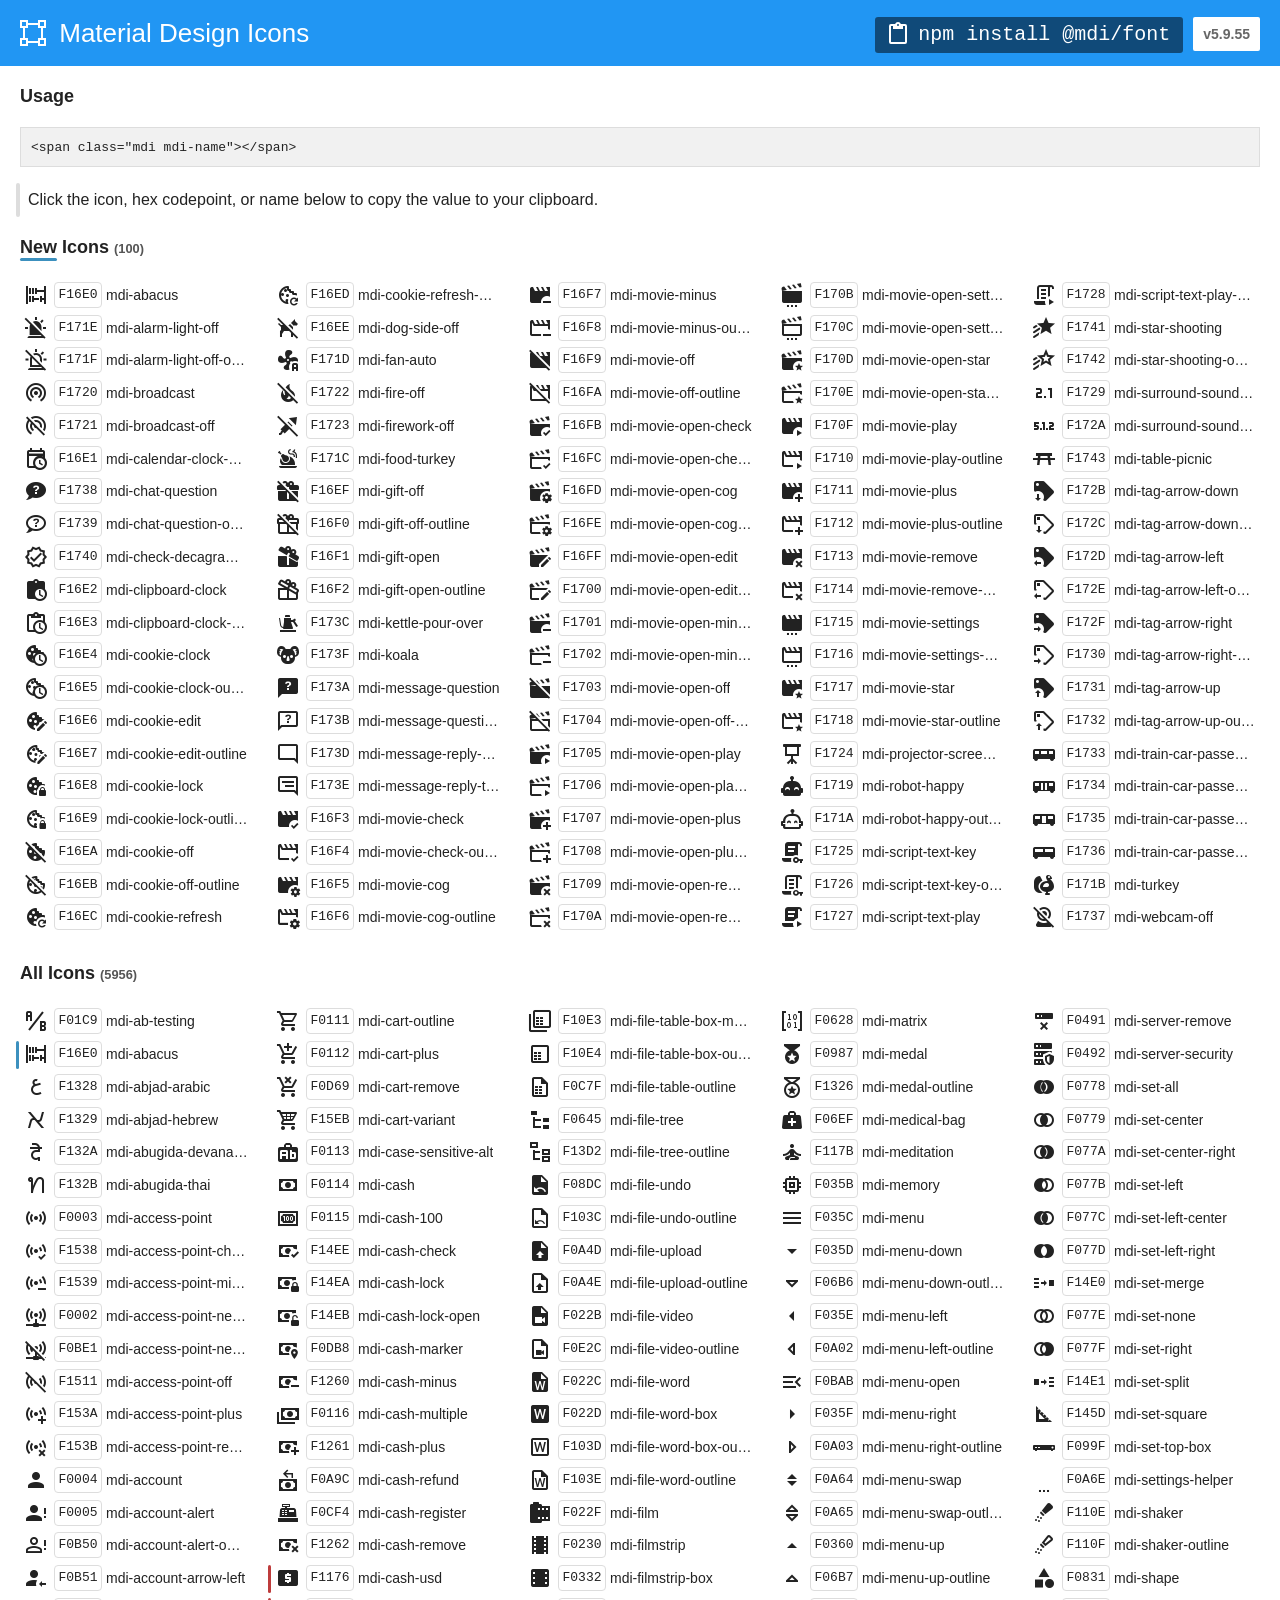
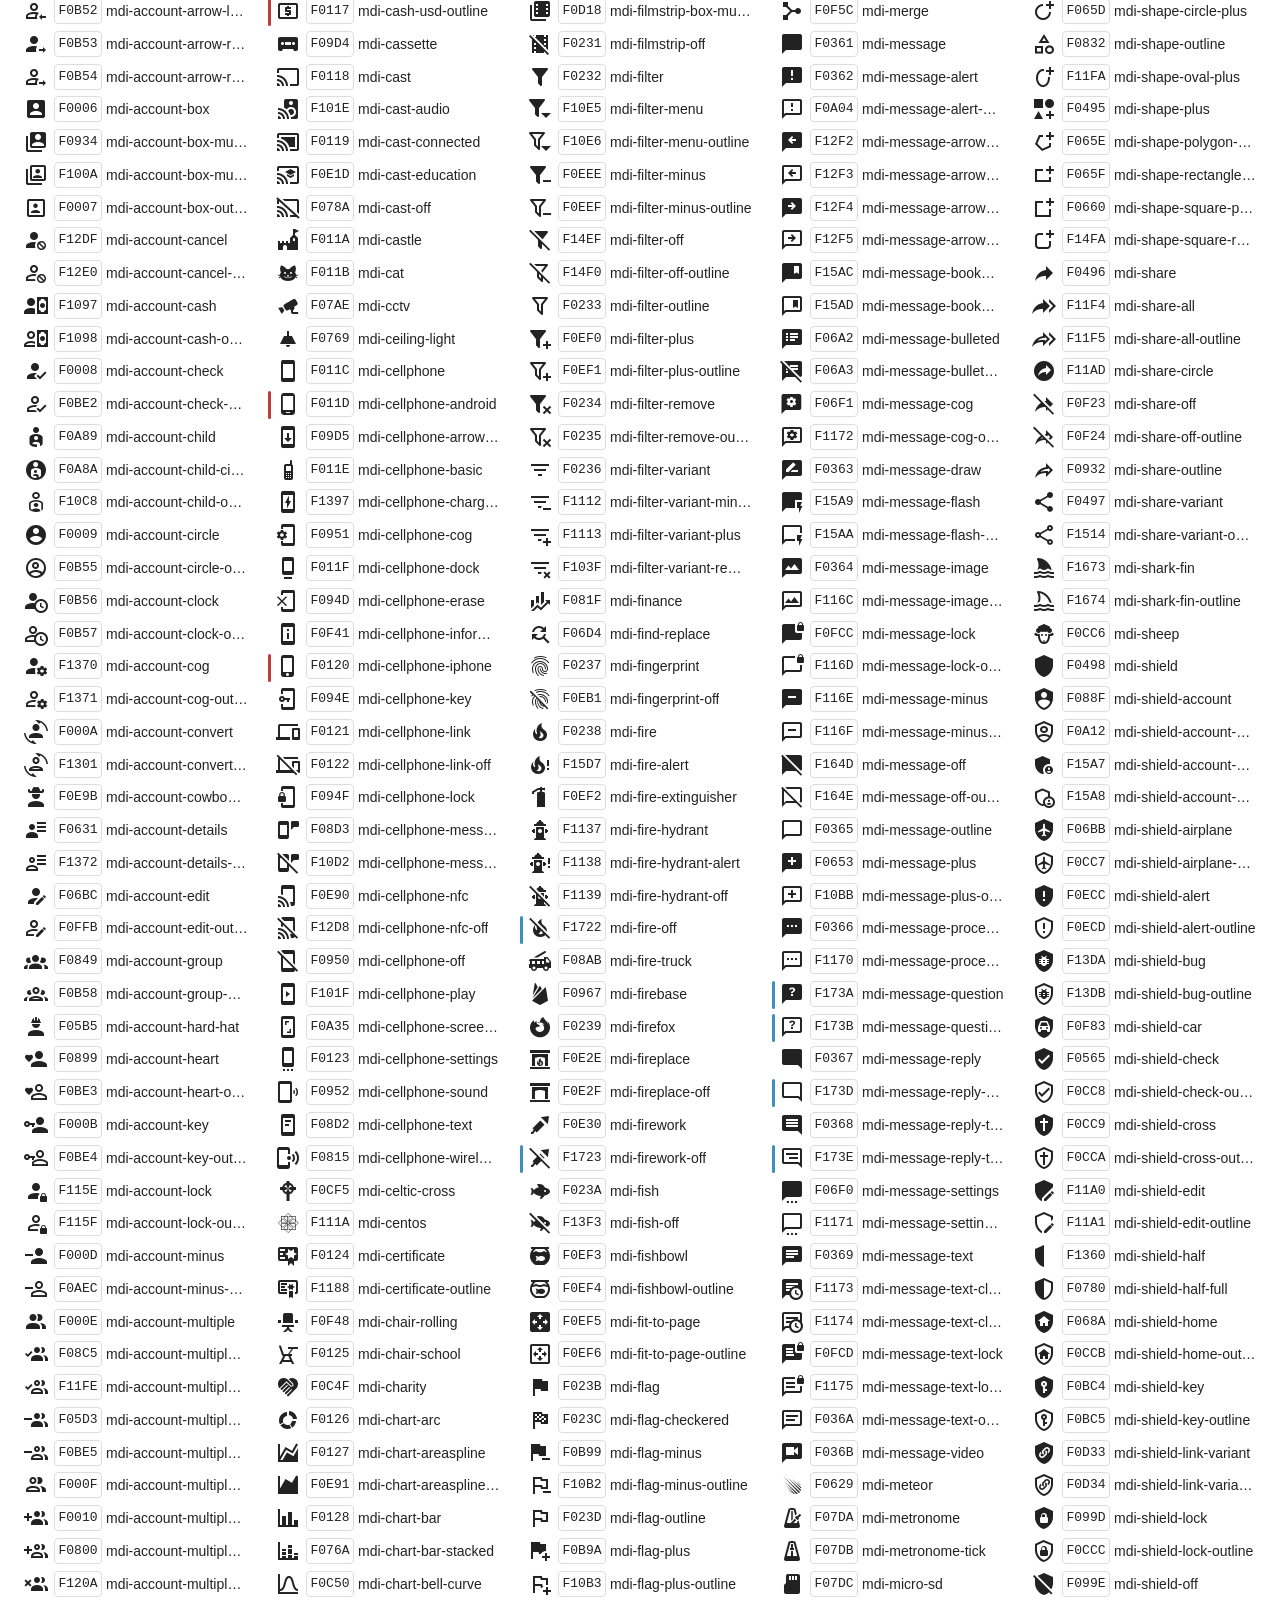
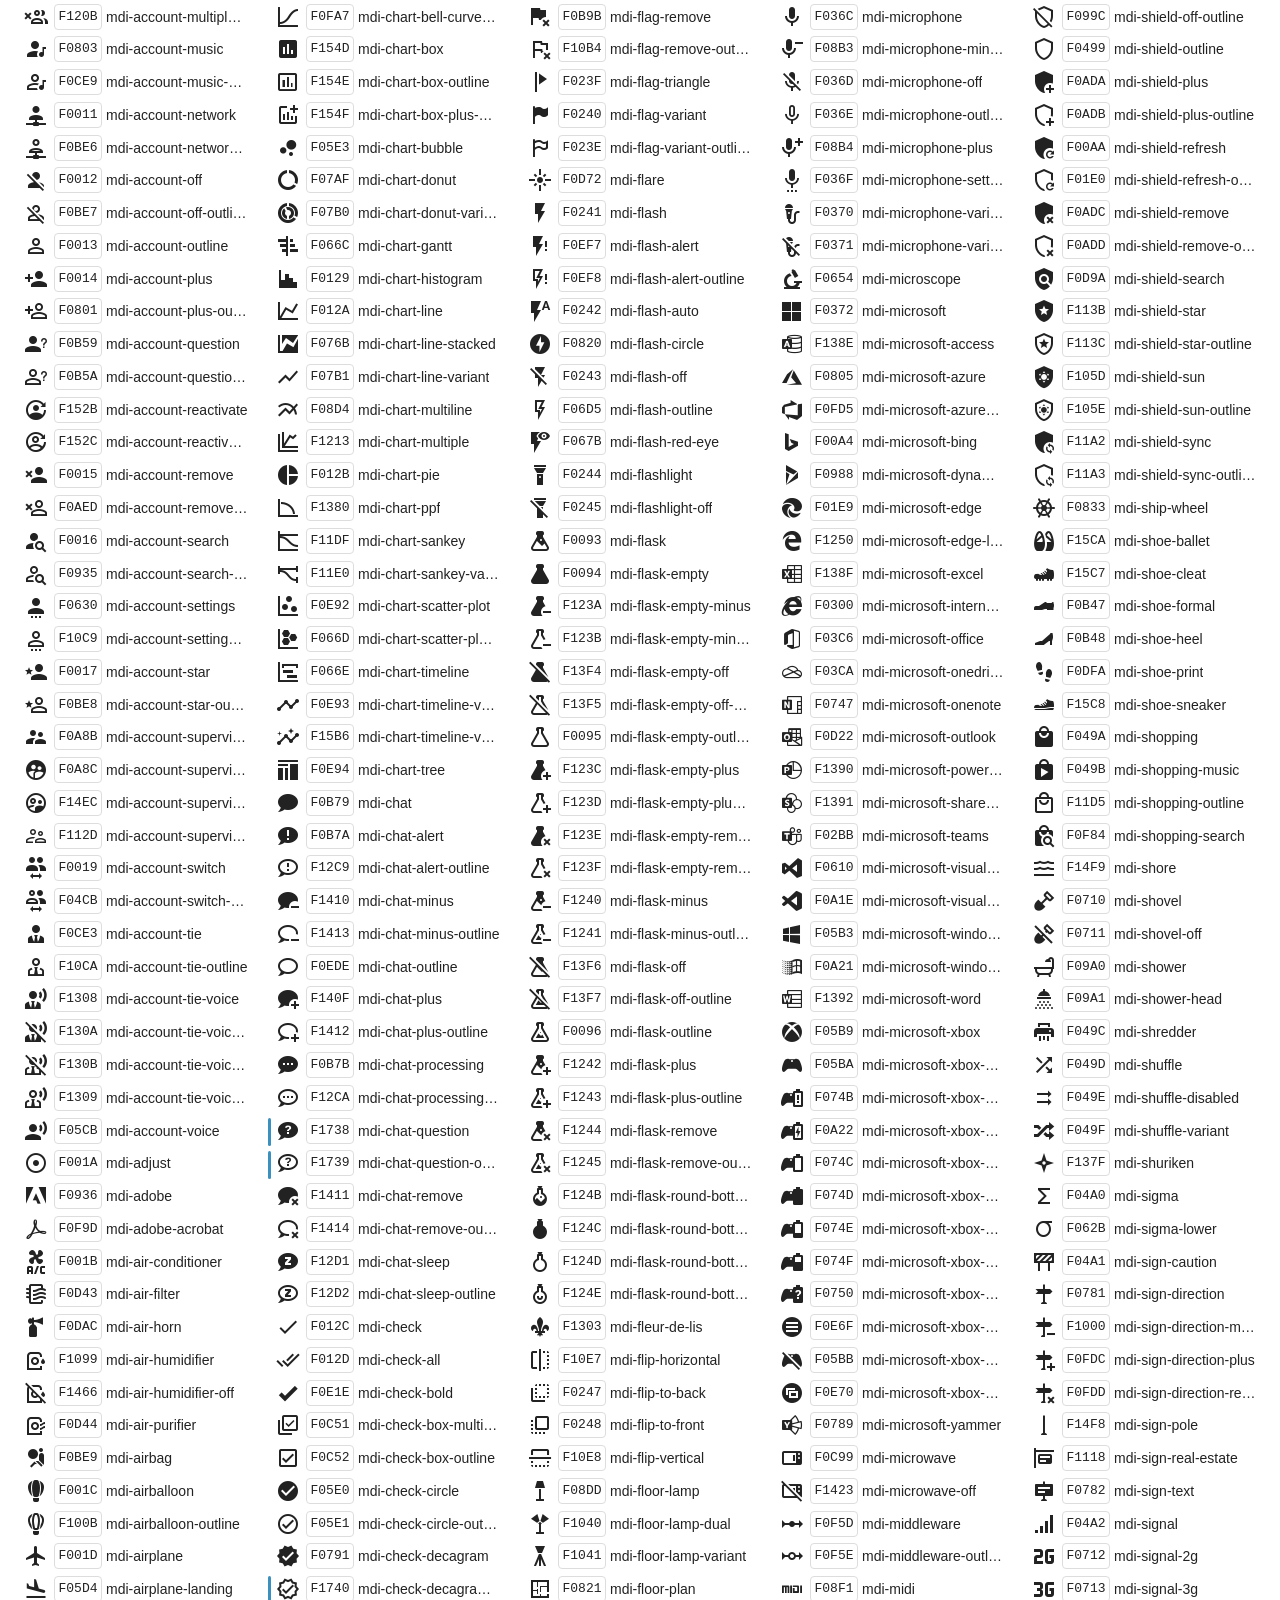
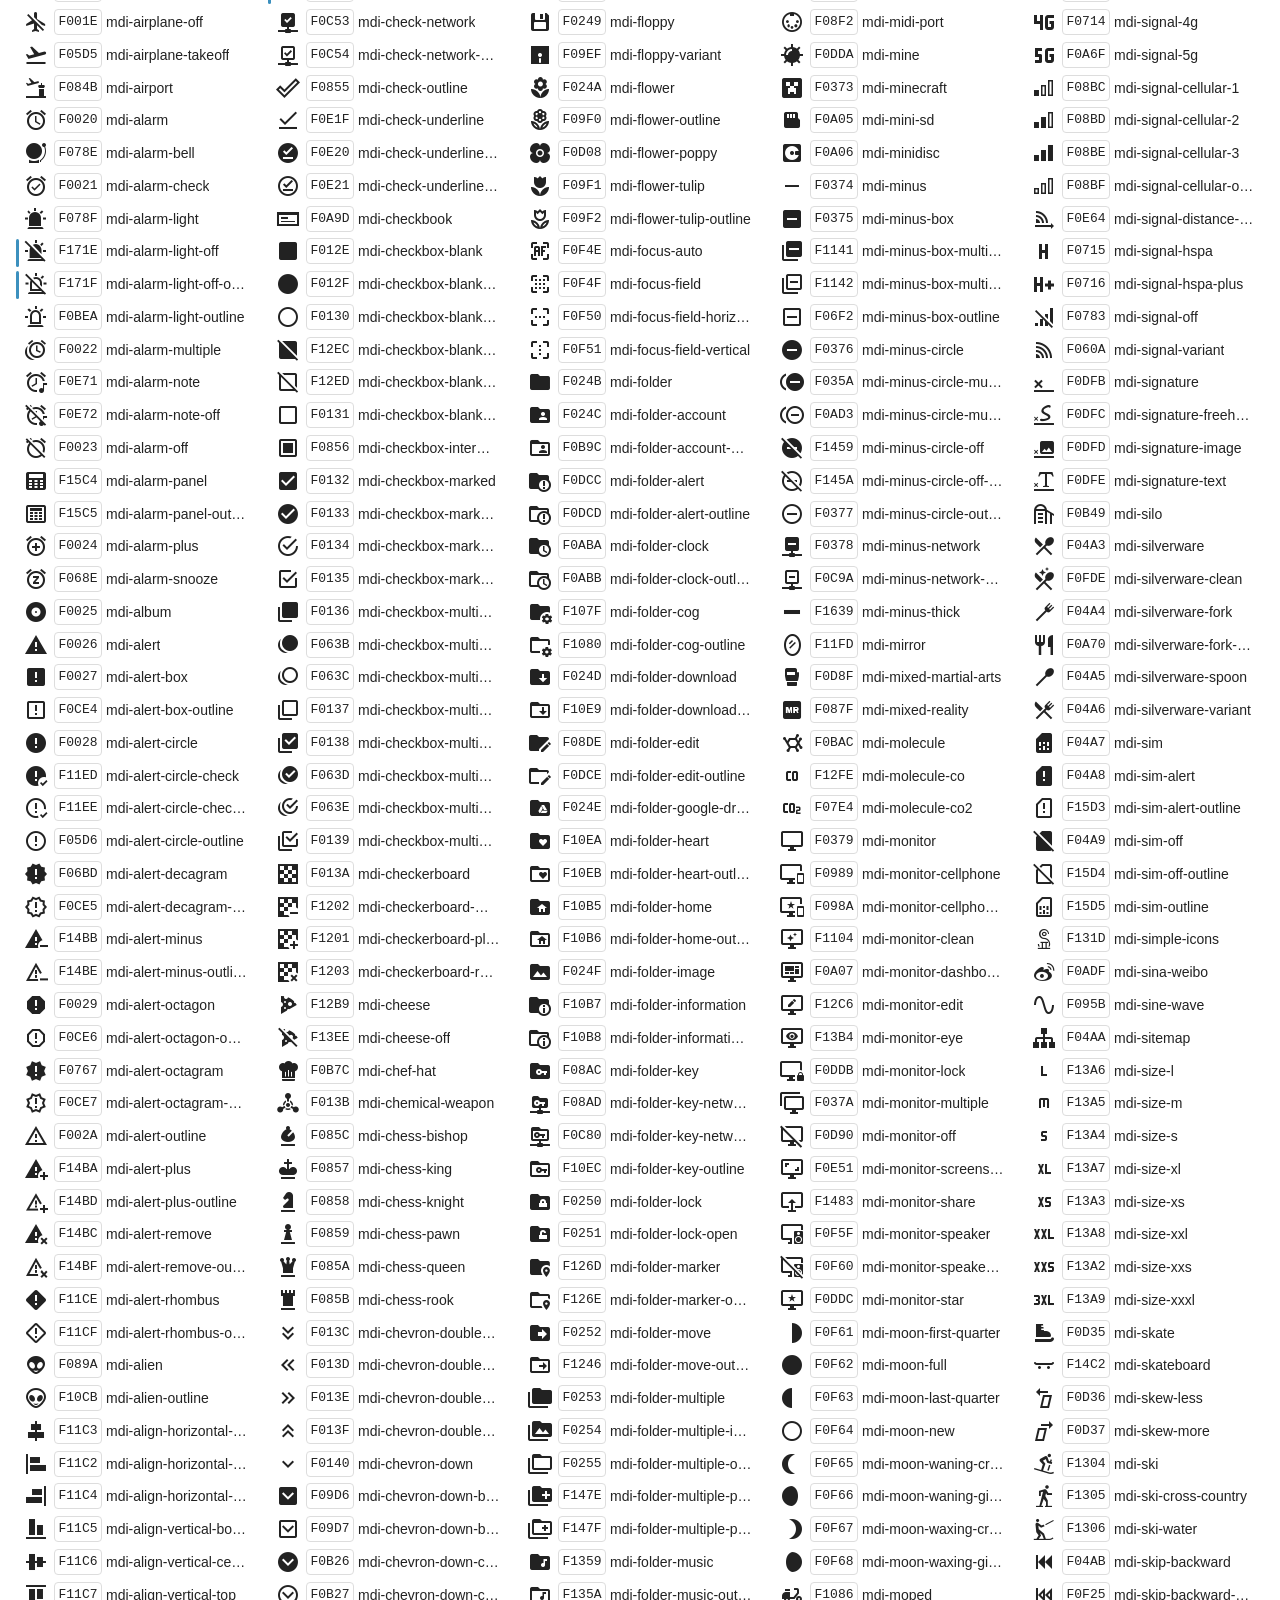
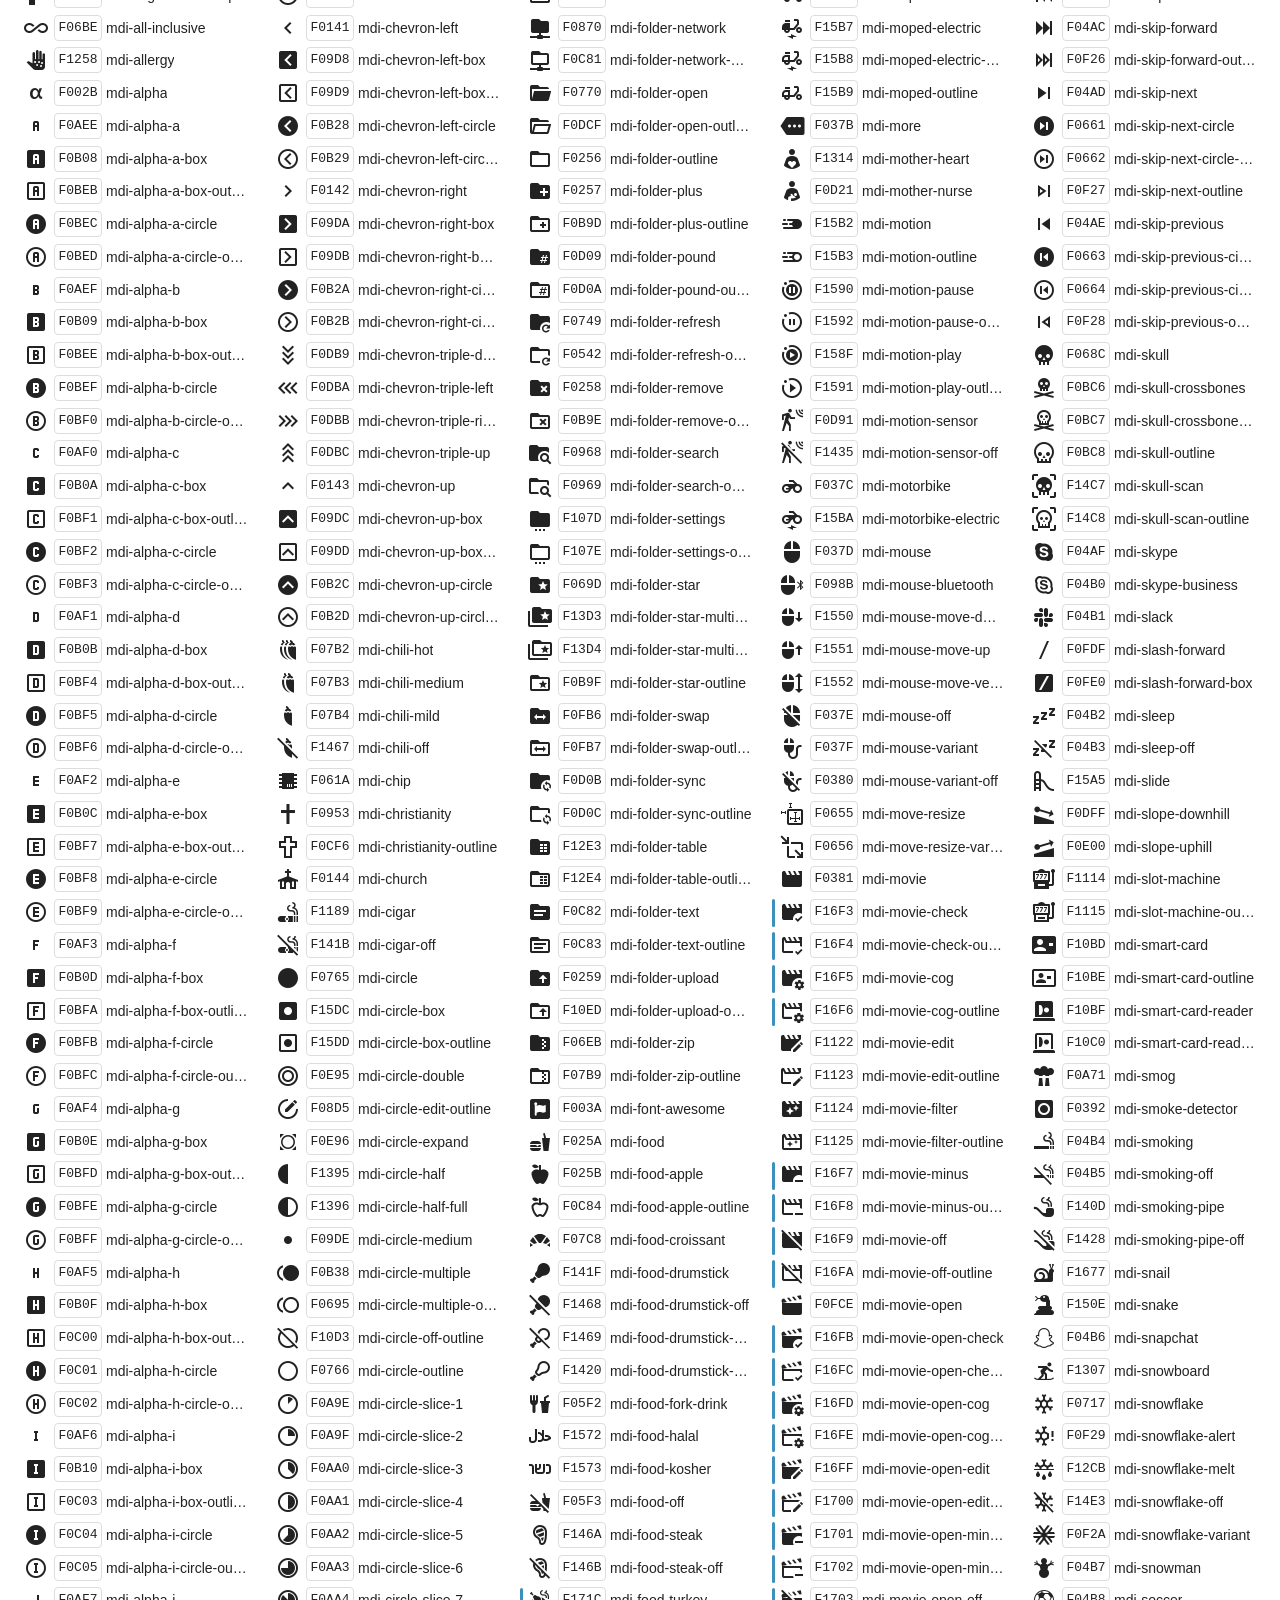
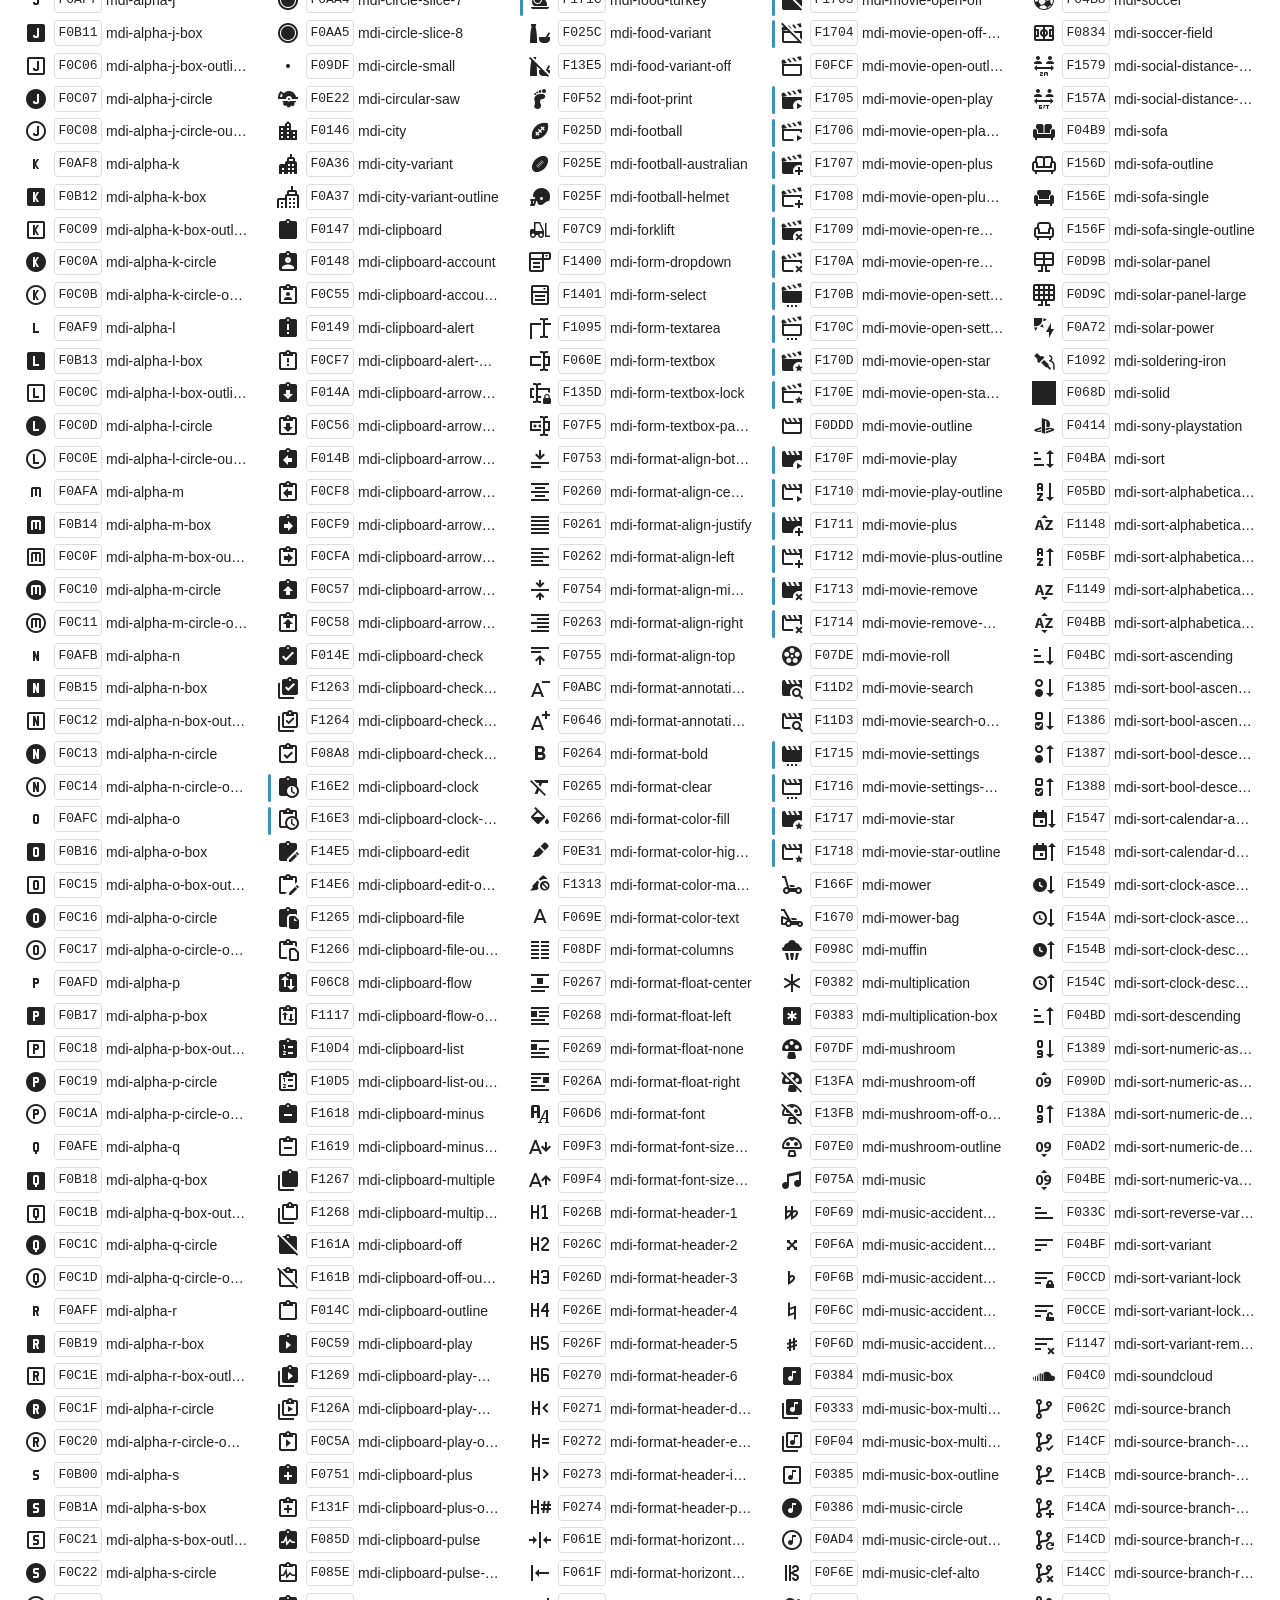
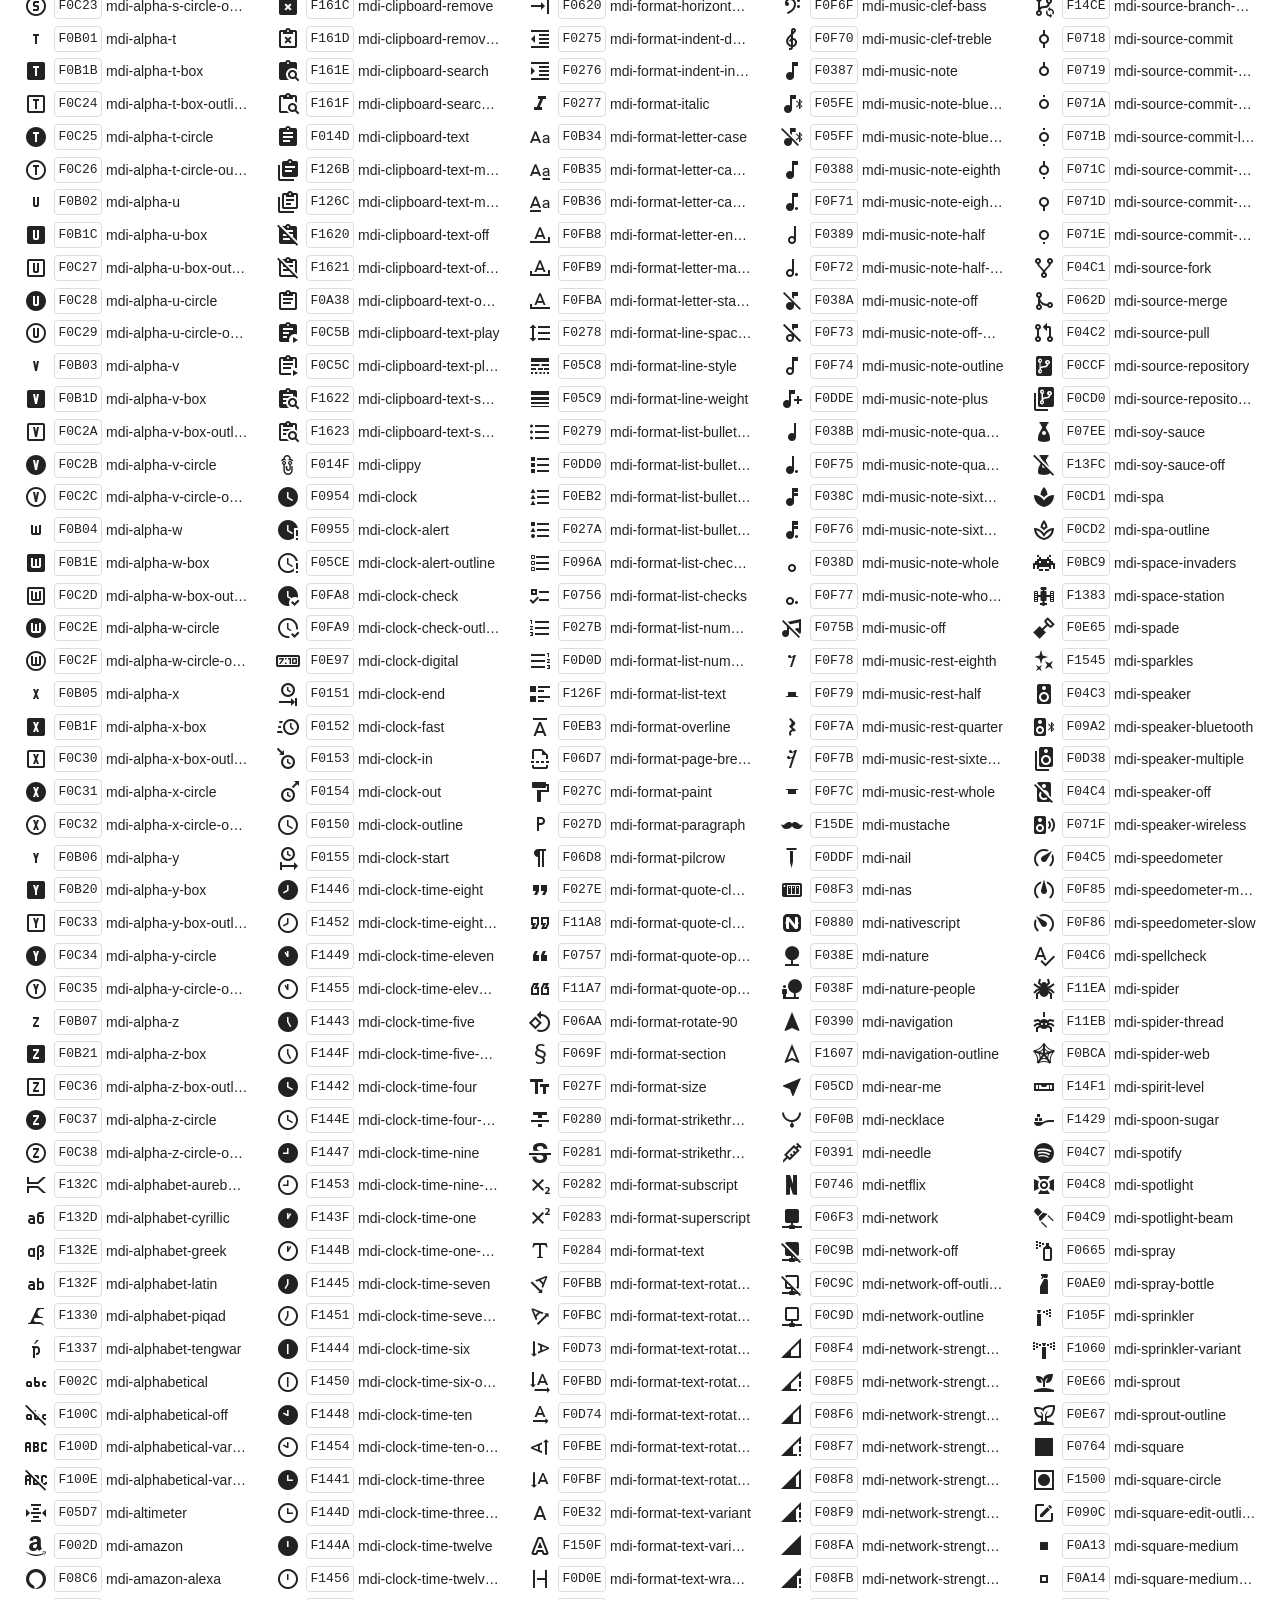
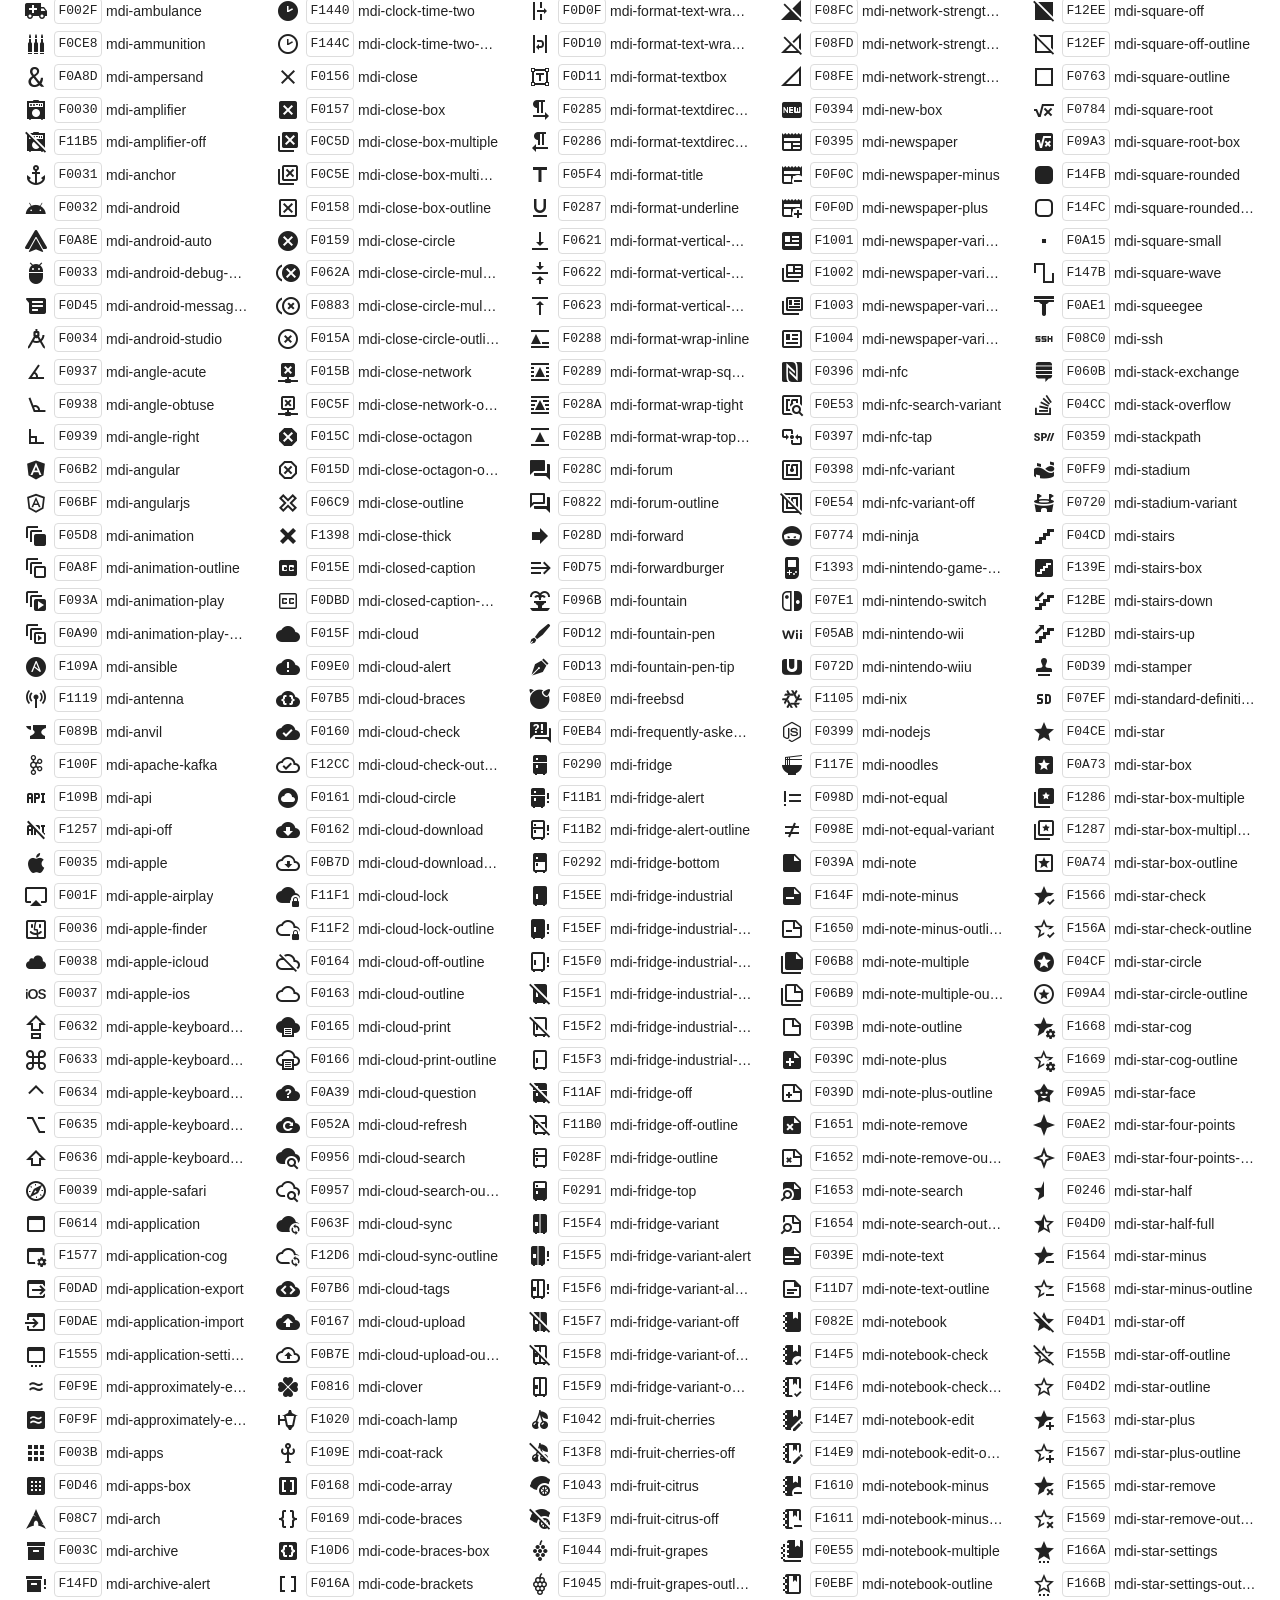
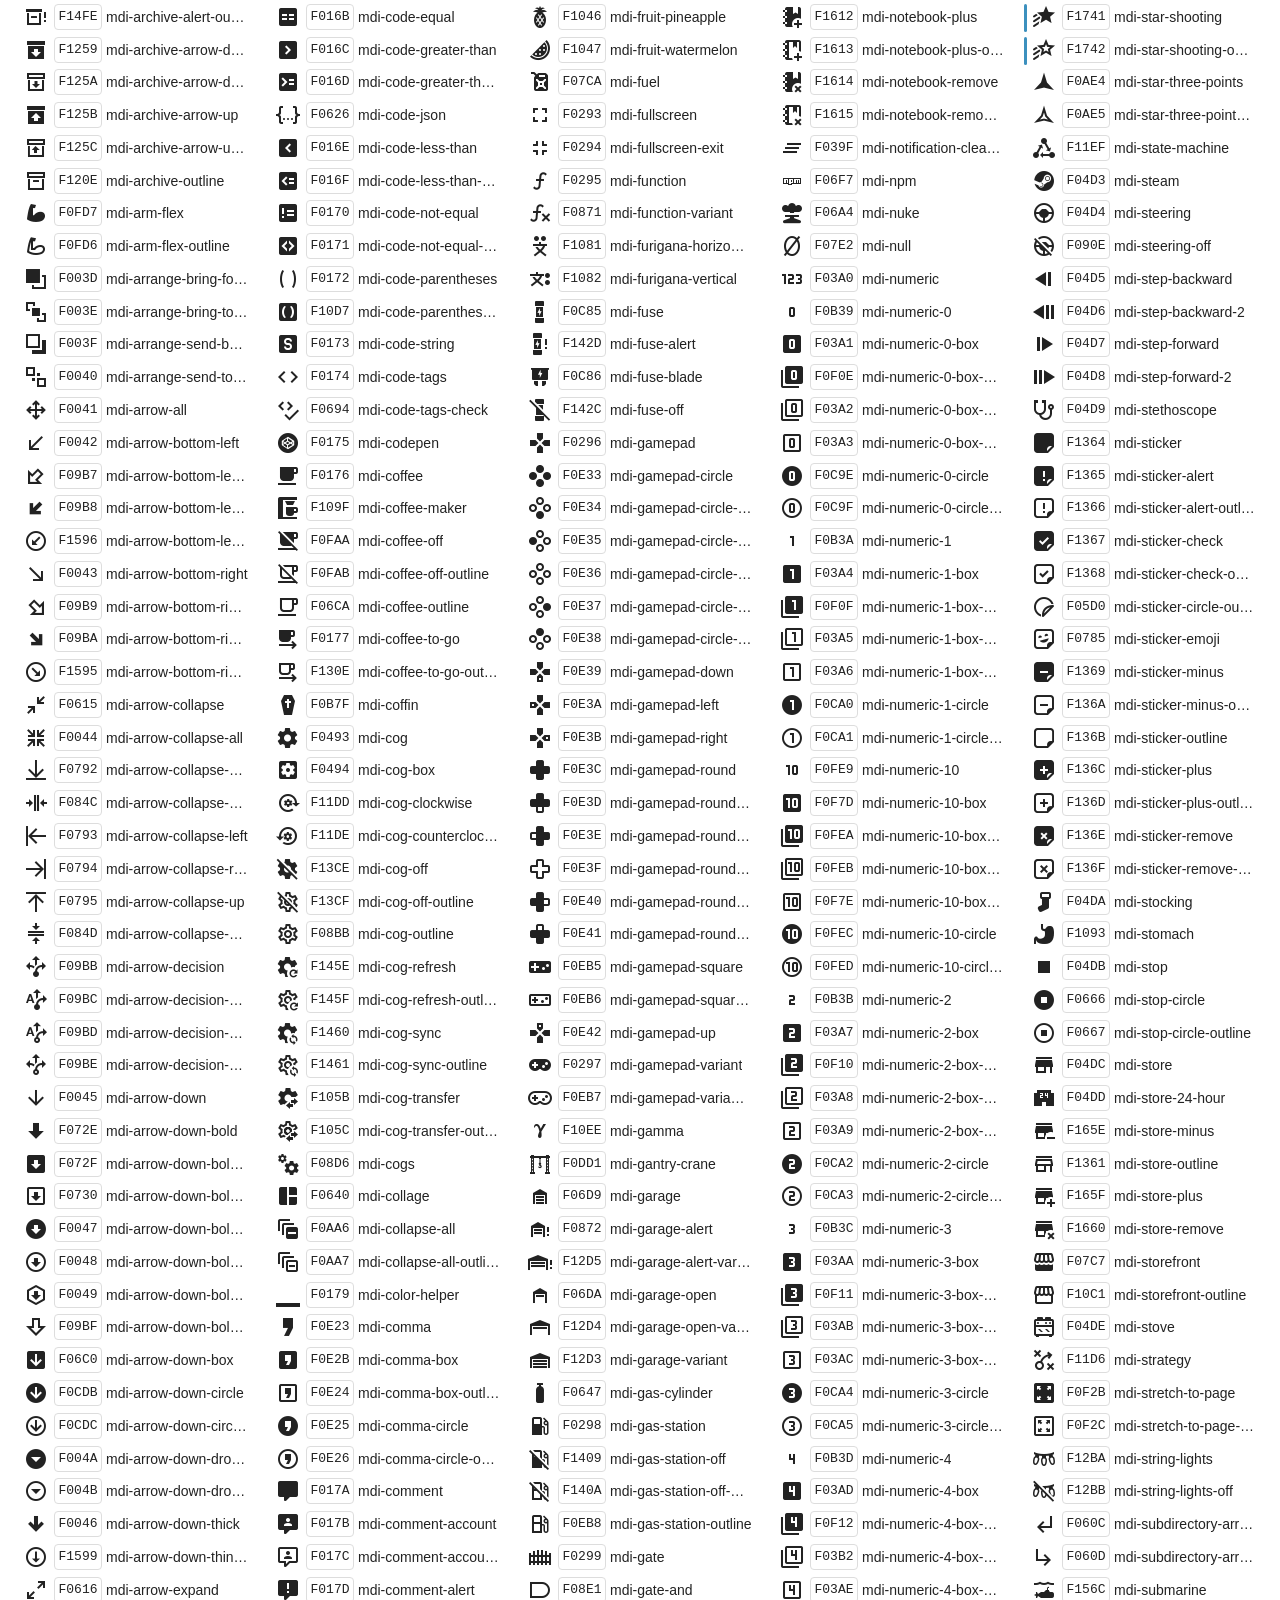
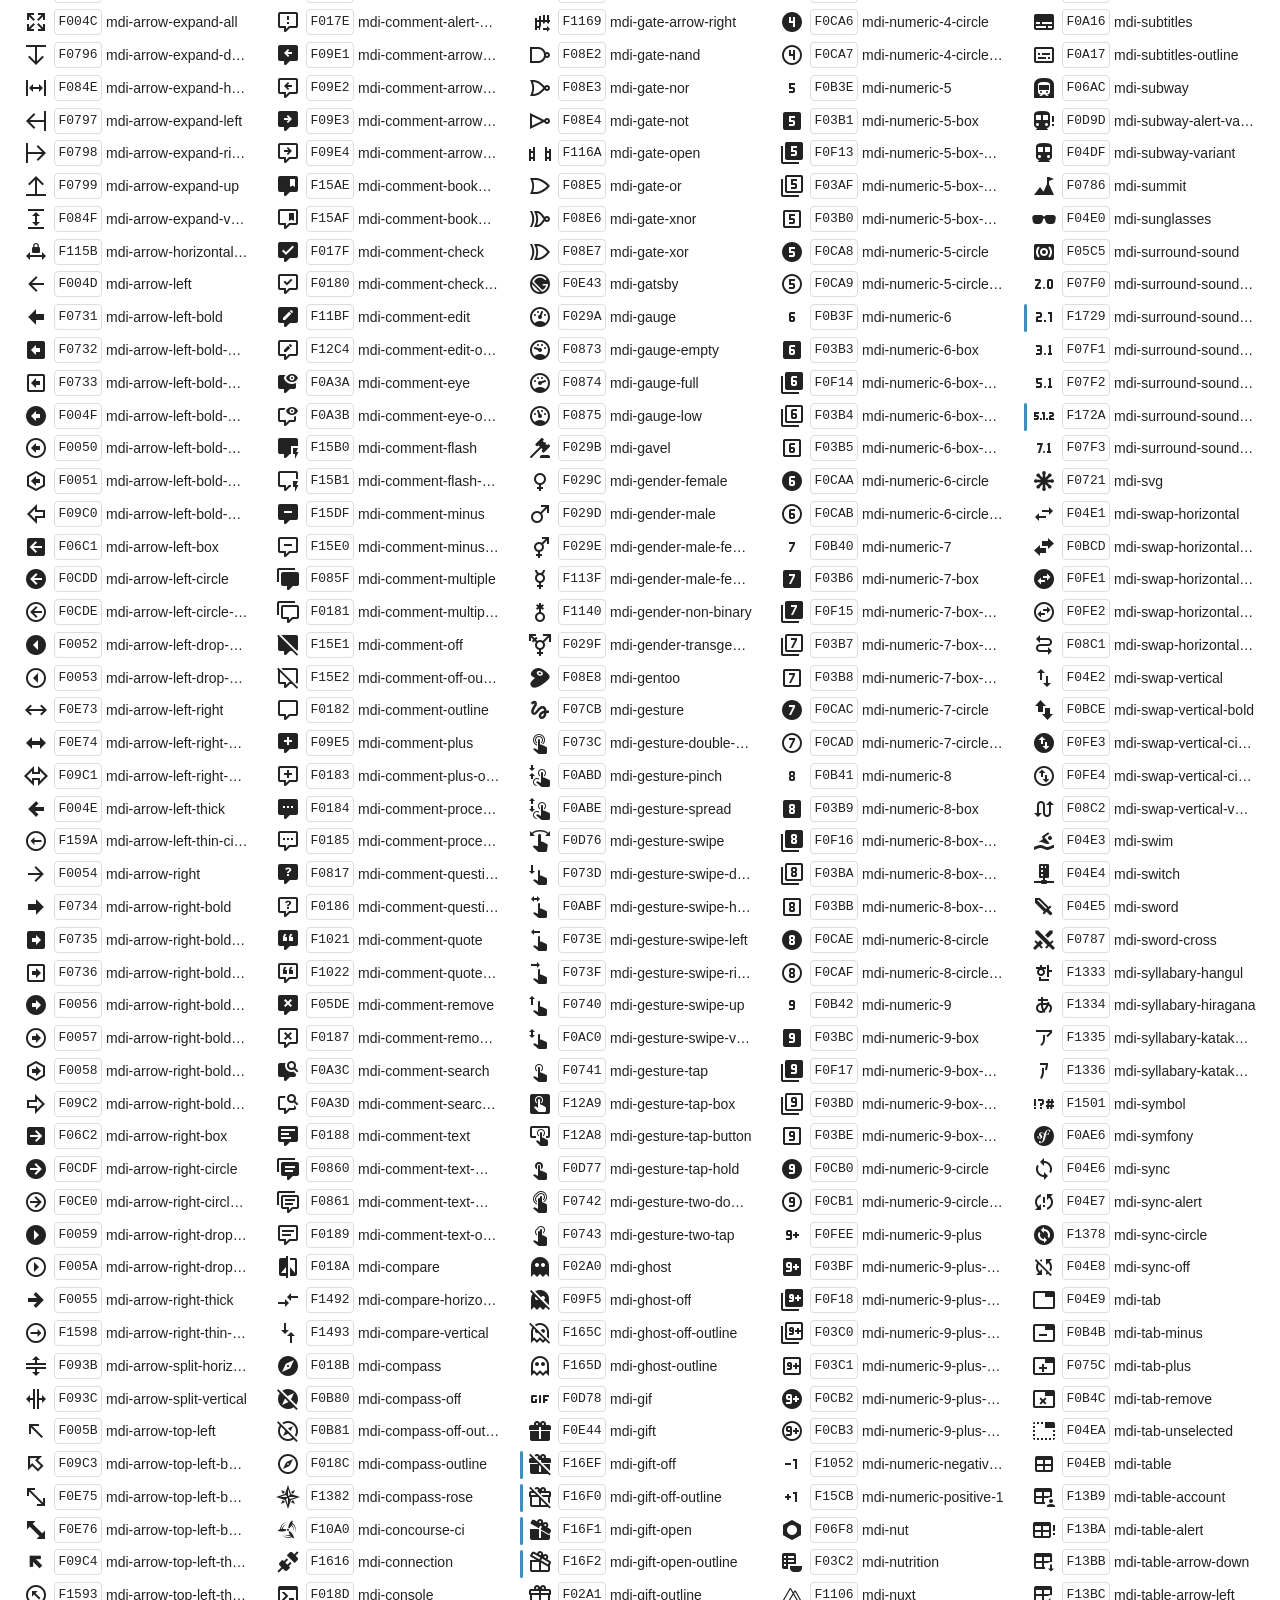
<file: libs/materialdesignericon/preview.html>
﻿<!doctype html>
<html lang="en">

<head>
    <meta charset="utf-8" />
    <meta name="google" content="notranslate">
    <title>Material Design Icons</title>
    <style>
        * {
            margin: 0;
            padding: 0;
        }

        body {
            margin: 0;
            padding: 0;
            background: #fff;
            color: #222;
        }

        h1,
        h2,
        h3,
        p,
        div,
        blockquote,
        footer {
            font-family: "Helvetica Neue", Arial, sans-serif;
        }

        h1 {
            padding: 20px 20px 16px 20px;
            font-size: 26px;
            line-height: 26px;
            font-weight: normal;
            color: #FFF;
            background-color: #2196F3;
        }

        h1 svg {
            vertical-align: middle;
            width: 26px;
            height: 26px;
            margin: 0 6px 4px 0;
        }

        h1 svg path {
            fill: #FFF;
        }

        h1 .version {
            font-size: 14px;
            background: #FFF;
            padding: 4px 10px;
            float: right;
            border-radius: 2px;
            margin: -3px 0 0 0;
            color: #666;
            font-weight: bold;
        }

        h1 .version::before {
            content: 'v';
        }

        h1 code {
            font-size: 20px;
            background: rgba(0, 0, 0, 0.5);
            padding: 4px 12px;
            border-radius: 3px;
            float: right;
            margin: -3px 10px 0 0;
            border: 1px solid transparent;
            cursor: pointer;
        }

        h1 code:hover {
            border: 1px solid #FFF;
        }

        h1 code svg {
            width: 24px;
            height: 24px;
            margin: -1px -4px 0 -2px
        }

        h2 {
            font-size: 18px;
            padding: 20px;
        }

        h2 small {
            color: #555;
            font-size: 0.8rem;
        }

        h2 small::before {
            content: '(';
        }

        h2 small::after {
            content: ')';
        }

        h2 span {
            position: relative;
        }

        h2.newicons span::before {
            position: absolute;
            content: ' ';
            width: 100%;
            height: 0.2rem;
            bottom: -0.25rem;
            background: #3C90BE;
            border-radius: 0.1rem;
        }

        h2.deprecatedicons span::before {
            position: absolute;
            content: ' ';
            width: 100%;
            height: 0.2rem;
            bottom: -0.25rem;
            background: #BE3C3C;
            border-radius: 0.1rem;
        }

        h3 {
            font-size: 14px;
            padding: 10px 20px 0 20px;
            font-weight: bold;
        }

        p {
            padding: 10px 20px;
        }

        p code {
            display: inline-block;
            vertical-align: middle;
            background: #F1F1F1;
            padding: 3px 5px;
            border-radius: 3px;
            border: 1px solid #DDD;
        }

        p i.mdi {
            vertical-align: middle;
            border-radius: 4px;
            display: inline-block;
        }

        p i.mdi.dark-demo {
            background: #333;
        }

        p.note {
            color: #999;
            font-size: 14px;
            padding: 0 20px 5px 20px;
        }

        p.deprecated {
            margin: -0.5rem 0 0.25rem 0;
        }

        p.extras {
            margin-top: -0.5rem;
        }

        div.icons {
            padding: 0 20px 10px 20px;
            -webkit-column-count: 5;
            -moz-column-count: 5;
            column-count: 5;
            -webkit-column-gap: 20px;
            -moz-column-gap: 20px;
            column-gap: 20px;
        }

        div.icons div {
            line-height: 2em;
        }

        div.icons div span {
            cursor: pointer;
            font-size: 14px;
            text-overflow: ellipsis;
            display: inline-block;
            max-width: calc(100% - 90px);
            overflow: hidden;
            vertical-align: middle;
            white-space: nowrap;
        }

        div.icons div code:hover,
        div.icons div span:hover,
        div.icons div i:hover {
            color: #3c90be;
        }

        div.icons div code:hover {
            border-color: #3c90be;
        }

        div.icons div code {
            border: 1px solid #DDD;
            width: 46px;
            margin-left: 2px;
            margin-right: 4px;
            border-radius: 4px;
            display: inline-block;
            vertical-align: middle;
            text-align: center;
            line-height: 24px;
            cursor: pointer;
        }

        div.icons div i {
            display: inline-block;
            width: 32px;
            height: 24px;
            text-align: center;
            vertical-align: middle;
            cursor: pointer;
            line-height: 24px;
        }

        div.icons .mdi::before {
            font-size: 24px;
        }

        div.icons div.new::before {
            content: ' ';
            width: 0.2rem;
            height: 1.75rem;
            position: absolute;
            margin-top: 0.25rem;
            margin-left: -0.25rem;
            background: #3C90BE;
            border-radius: 0.1rem;
        }

        div.icons div.deprecated::before {
            content: ' ';
            width: 0.2rem;
            height: 1.75rem;
            position: absolute;
            margin-top: 0.25rem;
            margin-left: -0.25rem;
            background: #BE3C3C;
            border-radius: 0.1rem;
        }

        pre {
            margin: 0 20px;
            font-family: Consolas, monospace;
            padding: 10px;
            border: 1px solid #DDD;
            background: #F1F1F1;
        }

        blockquote {
            position: relative;
            margin: 1rem 1rem 0 1rem;
            padding: 0.5rem 0.5rem 0.5rem 0.75rem;
        }

        blockquote.note::before {
            content: ' ';
            width: 0.25rem;
            height: 100%;
            background: #DDD;
            position: absolute;
            border-radius: 0.25rem;
            top: 0;
            left: 0;
        }

        blockquote.deprecated::before {
            content: ' ';
            width: 0.25rem;
            height: 100%;
            background: #BE3C3C;
            position: absolute;
            border-radius: 0.25rem;
            top: 0;
            left: 0;
        }

        div.copied {
            position: fixed;
            top: 100px;
            left: 50%;
            width: 200px;
            text-align: center;
            color: #3c763d;
            background-color: #dff0d8;
            border: 1px solid #d6e9c6;
            padding: 10px 15px;
            border-radius: 4px;
            margin-left: -100px;
            box-shadow: 0 0 10px rgba(0, 0, 0, 0.2);
        }

        div.examples {
            display: flex;
            flex-wrap: wrap;
            margin: 0.5rem 1.25rem;
        }

        div.examples > div {
            display: flex;
            margin-right: 0.5rem;
            margin-bottom: 0.5rem;
        }

        div.examples > div > div:first-child {
            display: flex;
            padding: 0.5rem;
            border-radius: 0.25rem;
            box-shadow: 0 0 0.25rem rgba(0, 0, 0, 0.4);
            background: #FFF;
            z-index: 1;
            align-items: center;
            justify-content: center;
        }

        div.examples > div > div:first-child + div {
            display: flex;
            margin-left: -0.25rem;
            padding: 0.5rem 0.75rem 0.5rem 1rem;
            background: #222;
            border-radius: 0 0.25rem 0.25rem 0;
        }

        div.examples > div > div:first-child + div > code {
            color: #FFF;
            align-self: center;
        }

        div.examples > div > div.dark:first-child {
            background: #444;
        }

        div.examples i {
            display: flex;
        }

        div.examples-size > div > div:first-child {
            min-width: 3rem;
        }

        footer {
            display: flex;
            padding: 20px;
            color: #666;
            border-top: 1px solid #DDD;
            background: #F1F1F1;
        }

        footer > div:first-child {
            flex: 1;
        }

        footer > div:last-child {
            text-align: right;
        }

        footer a {
            color: #e91e63;
            text-decoration: none;
        }

        footer a:hover {
            text-decoration: underline;
        }
    </style>
    <link href="css/materialdesignicons.min.css" media="all" rel="stylesheet" type="text/css" />
</head>

<body>
    <h1>
        <svg>
            <path d="M0,0H8V3H18V0H26V8H23V18H26V26H18V23H8V21H18V18H21V8H18V5H8V8H5V18H8V26H0V18H3V8H0V0M2,2V6H6V2H2M2,20V24H6V20H2M20,2V6H24V2H20M20,20V24H24V20H20Z"></path>
        </svg>
        Material Design Icons
        <span class="version">5.9.55</span>
        <code id="npm" title="Copy to Clipboard">
            <svg viewBox="0 0 24 24">
                <path d="M19,20H5V4H7V7H17V4H19M12,2A1,1 0 0,1 13,3A1,1 0 0,1 12,4A1,1 0 0,1 11,3A1,1 0 0,1 12,2M19,2H14.82C14.4,0.84 13.3,0 12,0C10.7,0 9.6,0.84 9.18,2H5A2,2 0 0,0 3,4V20A2,2 0 0,0 5,22H19A2,2 0 0,0 21,20V4A2,2 0 0,0 19,2Z" />
            </svg>
            npm install @mdi/font
        </code>
    </h1>

    <h2 class="usage">Usage</h2>
    <pre><code>&lt;span class=&quot;mdi mdi-<span id="name">name</span>&quot;&gt;&lt;/span&gt;</code></pre>

    <blockquote class="note">
        Click the icon, hex codepoint, or name below to copy the value to your clipboard.
    </blockquote>

    <h2 class="newicons"><span>New</span> Icons <small id="newIconsCount">-</small></h2>
    <div class="icons" id="newIcons"></div>

    <h2 class="icons">All Icons <small id="iconsCount">-</small></h2>
    <div class="icons" id="icons"></div>

    <h2 class="deprecatedicons"><span>Deprecated</span> Icons <small id="deprecatedIconsCount">-</small></h2>
    <p class="deprecated" id="deprecated">
        Deprecated icons will be removed in a future major release.
    </p>
    <div class="icons" id="deprecatedIcons"></div>

    <h2 class="extras">Extras</h2>

    <p class="extras">The helper CSS classes are listed below.</p>

    <section>
        <h3>Size</h3>

        <div class="examples examples-size">
            <div>
                <div>
                    <i class="mdi mdi-18px mdi-account"></i>
                </div>
                <div>
                    <code>mdi-18px</code>
                </div>
            </div>
            <div>
                <div>
                    <i class="mdi mdi-24px mdi-account"></i>
                </div>
                <div>
                    <code>mdi-24px</code>
                </div>
            </div>
            <div>
                <div>
                    <i class="mdi mdi-36px mdi-account"></i>
                </div>
                <div>
                    <code>mdi-36px</code>
                </div>
            </div>
            <div>
                <div>
                    <i class="mdi mdi-48px mdi-account"></i>
                </div>
                <div>
                    <code>mdi-48px</code>
                </div>
            </div>
        </div>
    </section>

    <h3>Rotate</h3>

    <div class="examples">
        <div>
            <div>
                <i class="mdi mdi-36px mdi-account"></i>
            </div>
        </div>
        <div>
            <div>
                <i class="mdi mdi-36px mdi-rotate-45 mdi-account"></i>
            </div>
            <div>
                <code>mdi-rotate-45</code> 
            </div>
        </div>
        <div>
            <div>
                <i class="mdi mdi-36px mdi-rotate-90 mdi-account"></i>
            </div>
            <div>
                <code>mdi-rotate-90</code>
            </div>
        </div>
        <div>
            <div>
                <i class="mdi mdi-36px mdi-rotate-135 mdi-account"></i>
            </div>
            <div>
                <code>mdi-rotate-135</code>
            </div>
        </div>
        <div>
            <div>
                <i class="mdi mdi-36px mdi-rotate-180 mdi-account"></i>
            </div>
            <div>
                <code>mdi-rotate-180</code>
            </div>
        </div>
        <div>
            <div>
                <i class="mdi mdi-36px mdi-rotate-225 mdi-account"></i>
            </div>
            <div>
                <code>mdi-rotate-225</code>
            </div>
        </div>
        <div>
            <div>
                <i class="mdi mdi-36px mdi-rotate-270 mdi-account"></i>
            </div>
            <div>
                <code>mdi-rotate-270</code>
            </div>
        </div>
        <div>
            <div>
                <i class="mdi mdi-36px mdi-rotate-315 mdi-account"></i>
            </div>
            <div>
                <code>mdi-rotate-315</code> 
            </div>
        </div>
    </div>

    <h3>Flip</h3>

    <div class="examples">
        <div>
            <div>
                <i class="mdi mdi-36px mdi-account-alert"></i>
            </div>
        </div>
        <div>
            <div>
                <i class="mdi mdi-36px mdi-flip-h mdi-account-alert"></i>
            </div>
            <div>
                <code>mdi-flip-h</code> 
            </div>
        </div>
        <div>
            <div>
                <i class="mdi mdi-36px mdi-flip-v mdi-account-alert"></i>
            </div>
            <div>
                <code>mdi-flip-v</code> 
            </div>
        </div>
    </div>

    <p class="note"><strong>Note:</strong> We do not include the ability to use <code>mdi-flip-*</code> and
        <code>mdi-rotate-*</code> at the same time.</p>

    <h3>Spin</h3>

    <div class="examples">
        <div>
            <div>
                <i class="mdi mdi-36px mdi-spin mdi-loading"></i>
            </div>
            <div>
                <code>mdi-spin</code>
            </div>
        </div>
        <div>
            <div>
                <i class="mdi mdi-36px mdi-spin mdi-star"></i>
            </div>
            <div>
                <code>mdi-spin</code>
            </div>
        </div>
    </div>

    <h3>Color</h3>

    <div class="examples">
        <div>
            <div class="dark">
                <i class="mdi mdi-36px mdi-light mdi-account dark-demo"></i>
            </div>
            <div>
                <code>mdi-light</code>
            </div>
        </div>
        <div>
            <div class="dark">
                <i class="mdi mdi-36px mdi-light mdi-inactive mdi-account dark-demo"></i>
            </div>
            <div>
                <code>mdi-light mdi-inactive</code>
            </div>
        </div>
        <div>
            <div>
                <i class="mdi mdi-36px mdi-dark mdi-account"></i>
            </div>
            <div>
                <code>mdi-dark</code>
            </div>
        </div>
        <div>
            <div>
                <i class="mdi mdi-36px mdi-dark mdi-inactive mdi-account"></i>
            </div>
            <div>
                <code>mdi-dark mdi-inactive</code> 
            </div>
        </div>
    </div>

    <footer>
        <div>
            Generated with <a href="https://npmjs.com/package/@mdi/font-build">@mdi/font-build</a>
            by <a href="http://MaterialDesignIcons.com/">MaterialDesignIcons.com</a>.
        </div>
        <div>
            <a href="https://www.npmjs.com/org/mdi" target="_blank">NPM @mdi Organization</a>
        </div>
    </footer>

    <script type="text/javascript">
        function isNew(icon) {
            return icon.version === '5.9.55';
        }
        function isDeprecated(icon) {
            return typeof icon.deprecated == 'undefined'
                ? false
                : icon.deprecated;
        }
        function copyText(text) {
            var copyFrom = document.createElement('textarea');
            copyFrom.setAttribute("style", "position:fixed;opacity:0;top:100px;left:100px;");
            copyFrom.value = text;
            document.body.appendChild(copyFrom);
            copyFrom.select();
            document.execCommand('copy');
            var copied = document.createElement('div');
            copied.setAttribute('class', 'copied');
            copied.appendChild(document.createTextNode('Copied to Clipboard'));
            document.body.appendChild(copied);
            setTimeout(function () {
                document.body.removeChild(copyFrom);
                document.body.removeChild(copied);
            }, 1500);
        };
        function getIconItem(icon, isNewIcon, isDeprecatedIcon) {
            var div = document.createElement('div'),
                i = document.createElement('i');
            i.className = 'mdi mdi-' + icon.name;
            div.appendChild(i);
            var code = document.createElement('code');
            code.appendChild(document.createTextNode(icon.hex));
            div.appendChild(code);
            var span = document.createElement('span');
            span.appendChild(document.createTextNode('mdi-' + icon.name));
            div.appendChild(span);
            span.onclick = function () {
                document.getElementById('name').innerHTML = icon.name;
            };
            i.onmouseup = function () {
                copyText(String.fromCodePoint(parseInt(icon.hex, 16)));
            };
            code.onmouseup = function () {
                copyText(icon.hex);
            };
            span.onmouseup = function () {
                copyText('mdi-' + icon.name);
            };
            if (isNewIcon) {
                div.className = 'new';
            }
            if (isDeprecatedIcon) {
                div.className = 'deprecated';
            }
            return div;
        }
        (function () {
            var iconsCount = 0;
            var newIconsCount = 0;
            var deprecatedIconsCount = 0;
            var icons = [{name:"ab-testing",hex:"F01C9",version:"4.0.96"},{name:"abacus",hex:"F16E0",version:"5.9.55"},{name:"abjad-arabic",hex:"F1328",version:"4.9.95"},{name:"abjad-hebrew",hex:"F1329",version:"4.9.95"},{name:"abugida-devanagari",hex:"F132A",version:"4.9.95"},{name:"abugida-thai",hex:"F132B",version:"4.9.95"},{name:"access-point",hex:"F0003",version:"1.5.54"},{name:"access-point-check",hex:"F1538",version:"5.4.55"},{name:"access-point-minus",hex:"F1539",version:"5.4.55"},{name:"access-point-network",hex:"F0002",version:"1.5.54"},{name:"access-point-network-off",hex:"F0BE1",version:"3.2.89"},{name:"access-point-off",hex:"F1511",version:"5.4.55"},{name:"access-point-plus",hex:"F153A",version:"5.4.55"},{name:"access-point-remove",hex:"F153B",version:"5.4.55"},{name:"account",hex:"F0004",version:"1.5.54"},{name:"account-alert",hex:"F0005",version:"1.5.54"},{name:"account-alert-outline",hex:"F0B50",version:"3.0.39"},{name:"account-arrow-left",hex:"F0B51",version:"3.0.39"},{name:"account-arrow-left-outline",hex:"F0B52",version:"3.0.39"},{name:"account-arrow-right",hex:"F0B53",version:"3.0.39"},{name:"account-arrow-right-outline",hex:"F0B54",version:"3.0.39"},{name:"account-box",hex:"F0006",version:"1.5.54"},{name:"account-box-multiple",hex:"F0934",version:"2.4.85"},{name:"account-box-multiple-outline",hex:"F100A",version:"4.1.95"},{name:"account-box-outline",hex:"F0007",version:"1.5.54"},{name:"account-cancel",hex:"F12DF",version:"4.8.95"},{name:"account-cancel-outline",hex:"F12E0",version:"4.8.95"},{name:"account-cash",hex:"F1097",version:"4.2.95"},{name:"account-cash-outline",hex:"F1098",version:"4.2.95"},{name:"account-check",hex:"F0008",version:"1.5.54"},{name:"account-check-outline",hex:"F0BE2",version:"3.2.89"},{name:"account-child",hex:"F0A89",version:"2.7.94"},{name:"account-child-circle",hex:"F0A8A",version:"2.7.94"},{name:"account-child-outline",hex:"F10C8",version:"4.3.95"},{name:"account-circle",hex:"F0009",version:"1.5.54"},{name:"account-circle-outline",hex:"F0B55",version:"3.0.39"},{name:"account-clock",hex:"F0B56",version:"3.0.39"},{name:"account-clock-outline",hex:"F0B57",version:"3.0.39"},{name:"account-cog",hex:"F1370",version:"4.9.95"},{name:"account-cog-outline",hex:"F1371",version:"4.9.95"},{name:"account-convert",hex:"F000A",version:"1.5.54"},{name:"account-convert-outline",hex:"F1301",version:"4.8.95"},{name:"account-cowboy-hat",hex:"F0E9B",version:"3.7.94"},{name:"account-details",hex:"F0631",version:"1.6.50"},{name:"account-details-outline",hex:"F1372",version:"4.9.95"},{name:"account-edit",hex:"F06BC",version:"1.8.36"},{name:"account-edit-outline",hex:"F0FFB",version:"4.0.96"},{name:"account-group",hex:"F0849",version:"2.1.99"},{name:"account-group-outline",hex:"F0B58",version:"3.0.39"},{name:"account-hard-hat",hex:"F05B5",version:"1.5.54"},{name:"account-heart",hex:"F0899",version:"2.2.43"},{name:"account-heart-outline",hex:"F0BE3",version:"3.2.89"},{name:"account-key",hex:"F000B",version:"1.5.54"},{name:"account-key-outline",hex:"F0BE4",version:"3.2.89"},{name:"account-lock",hex:"F115E",version:"4.4.95"},{name:"account-lock-outline",hex:"F115F",version:"4.4.95"},{name:"account-minus",hex:"F000D",version:"1.5.54"},{name:"account-minus-outline",hex:"F0AEC",version:"2.8.94"},{name:"account-multiple",hex:"F000E",version:"1.5.54"},{name:"account-multiple-check",hex:"F08C5",version:"2.3.50"},{name:"account-multiple-check-outline",hex:"F11FE",version:"4.6.95"},{name:"account-multiple-minus",hex:"F05D3",version:"1.5.54"},{name:"account-multiple-minus-outline",hex:"F0BE5",version:"3.2.89"},{name:"account-multiple-outline",hex:"F000F",version:"1.5.54"},{name:"account-multiple-plus",hex:"F0010",version:"1.5.54"},{name:"account-multiple-plus-outline",hex:"F0800",version:"2.1.19"},{name:"account-multiple-remove",hex:"F120A",version:"4.6.95"},{name:"account-multiple-remove-outline",hex:"F120B",version:"4.6.95"},{name:"account-music",hex:"F0803",version:"2.1.19"},{name:"account-music-outline",hex:"F0CE9",version:"3.3.92"},{name:"account-network",hex:"F0011",version:"1.5.54"},{name:"account-network-outline",hex:"F0BE6",version:"3.2.89"},{name:"account-off",hex:"F0012",version:"1.5.54"},{name:"account-off-outline",hex:"F0BE7",version:"3.2.89"},{name:"account-outline",hex:"F0013",version:"1.5.54"},{name:"account-plus",hex:"F0014",version:"1.5.54"},{name:"account-plus-outline",hex:"F0801",version:"2.1.19"},{name:"account-question",hex:"F0B59",version:"3.0.39"},{name:"account-question-outline",hex:"F0B5A",version:"3.0.39"},{name:"account-reactivate",hex:"F152B",version:"5.4.55"},{name:"account-reactivate-outline",hex:"F152C",version:"5.4.55"},{name:"account-remove",hex:"F0015",version:"1.5.54"},{name:"account-remove-outline",hex:"F0AED",version:"2.8.94"},{name:"account-search",hex:"F0016",version:"1.5.54"},{name:"account-search-outline",hex:"F0935",version:"2.4.85"},{name:"account-settings",hex:"F0630",version:"1.6.50"},{name:"account-settings-outline",hex:"F10C9",version:"4.3.95"},{name:"account-star",hex:"F0017",version:"1.5.54"},{name:"account-star-outline",hex:"F0BE8",version:"3.2.89"},{name:"account-supervisor",hex:"F0A8B",version:"2.7.94"},{name:"account-supervisor-circle",hex:"F0A8C",version:"2.7.94"},{name:"account-supervisor-circle-outline",hex:"F14EC",version:"5.4.55"},{name:"account-supervisor-outline",hex:"F112D",version:"4.4.95"},{name:"account-switch",hex:"F0019",version:"1.5.54"},{name:"account-switch-outline",hex:"F04CB",version:"1.5.54"},{name:"account-tie",hex:"F0CE3",version:"3.3.92"},{name:"account-tie-outline",hex:"F10CA",version:"4.3.95"},{name:"account-tie-voice",hex:"F1308",version:"4.8.95"},{name:"account-tie-voice-off",hex:"F130A",version:"4.8.95"},{name:"account-tie-voice-off-outline",hex:"F130B",version:"4.8.95"},{name:"account-tie-voice-outline",hex:"F1309",version:"4.8.95"},{name:"account-voice",hex:"F05CB",version:"1.5.54"},{name:"adjust",hex:"F001A",version:"1.5.54"},{name:"adobe",hex:"F0936",version:"2.4.85"},{name:"adobe-acrobat",hex:"F0F9D",version:"4.0.96"},{name:"air-conditioner",hex:"F001B",version:"1.5.54"},{name:"air-filter",hex:"F0D43",version:"3.4.93"},{name:"air-horn",hex:"F0DAC",version:"3.5.94"},{name:"air-humidifier",hex:"F1099",version:"4.2.95"},{name:"air-humidifier-off",hex:"F1466",version:"5.2.45"},{name:"air-purifier",hex:"F0D44",version:"3.4.93"},{name:"airbag",hex:"F0BE9",version:"3.2.89"},{name:"airballoon",hex:"F001C",version:"1.5.54"},{name:"airballoon-outline",hex:"F100B",version:"4.1.95"},{name:"airplane",hex:"F001D",version:"1.5.54"},{name:"airplane-landing",hex:"F05D4",version:"1.5.54"},{name:"airplane-off",hex:"F001E",version:"1.5.54"},{name:"airplane-takeoff",hex:"F05D5",version:"1.5.54"},{name:"airport",hex:"F084B",version:"2.1.99"},{name:"alarm",hex:"F0020",version:"1.5.54"},{name:"alarm-bell",hex:"F078E",version:"2.0.46"},{name:"alarm-check",hex:"F0021",version:"1.5.54"},{name:"alarm-light",hex:"F078F",version:"2.0.46"},{name:"alarm-light-off",hex:"F171E",version:"5.9.55"},{name:"alarm-light-off-outline",hex:"F171F",version:"5.9.55"},{name:"alarm-light-outline",hex:"F0BEA",version:"3.2.89"},{name:"alarm-multiple",hex:"F0022",version:"1.5.54"},{name:"alarm-note",hex:"F0E71",version:"3.7.94"},{name:"alarm-note-off",hex:"F0E72",version:"3.7.94"},{name:"alarm-off",hex:"F0023",version:"1.5.54"},{name:"alarm-panel",hex:"F15C4",version:"5.6.55"},{name:"alarm-panel-outline",hex:"F15C5",version:"5.6.55"},{name:"alarm-plus",hex:"F0024",version:"1.5.54"},{name:"alarm-snooze",hex:"F068E",version:"1.7.12"},{name:"album",hex:"F0025",version:"1.5.54"},{name:"alert",hex:"F0026",version:"1.5.54"},{name:"alert-box",hex:"F0027",version:"1.5.54"},{name:"alert-box-outline",hex:"F0CE4",version:"3.3.92"},{name:"alert-circle",hex:"F0028",version:"1.5.54"},{name:"alert-circle-check",hex:"F11ED",version:"4.5.95"},{name:"alert-circle-check-outline",hex:"F11EE",version:"4.5.95"},{name:"alert-circle-outline",hex:"F05D6",version:"1.5.54"},{name:"alert-decagram",hex:"F06BD",version:"1.8.36"},{name:"alert-decagram-outline",hex:"F0CE5",version:"3.3.92"},{name:"alert-minus",hex:"F14BB",version:"5.3.45"},{name:"alert-minus-outline",hex:"F14BE",version:"5.3.45"},{name:"alert-octagon",hex:"F0029",version:"1.5.54"},{name:"alert-octagon-outline",hex:"F0CE6",version:"3.3.92"},{name:"alert-octagram",hex:"F0767",version:"1.9.32"},{name:"alert-octagram-outline",hex:"F0CE7",version:"3.3.92"},{name:"alert-outline",hex:"F002A",version:"1.5.54"},{name:"alert-plus",hex:"F14BA",version:"5.3.45"},{name:"alert-plus-outline",hex:"F14BD",version:"5.3.45"},{name:"alert-remove",hex:"F14BC",version:"5.3.45"},{name:"alert-remove-outline",hex:"F14BF",version:"5.3.45"},{name:"alert-rhombus",hex:"F11CE",version:"4.5.95"},{name:"alert-rhombus-outline",hex:"F11CF",version:"4.5.95"},{name:"alien",hex:"F089A",version:"2.2.43"},{name:"alien-outline",hex:"F10CB",version:"4.3.95"},{name:"align-horizontal-center",hex:"F11C3",version:"4.5.95"},{name:"align-horizontal-left",hex:"F11C2",version:"4.5.95"},{name:"align-horizontal-right",hex:"F11C4",version:"4.5.95"},{name:"align-vertical-bottom",hex:"F11C5",version:"4.5.95"},{name:"align-vertical-center",hex:"F11C6",version:"4.5.95"},{name:"align-vertical-top",hex:"F11C7",version:"4.5.95"},{name:"all-inclusive",hex:"F06BE",version:"1.8.36"},{name:"allergy",hex:"F1258",version:"4.7.95"},{name:"alpha",hex:"F002B",version:"1.5.54"},{name:"alpha-a",hex:"F0AEE",version:"2.8.94"},{name:"alpha-a-box",hex:"F0B08",version:"2.8.94"},{name:"alpha-a-box-outline",hex:"F0BEB",version:"3.2.89"},{name:"alpha-a-circle",hex:"F0BEC",version:"3.2.89"},{name:"alpha-a-circle-outline",hex:"F0BED",version:"3.2.89"},{name:"alpha-b",hex:"F0AEF",version:"2.8.94"},{name:"alpha-b-box",hex:"F0B09",version:"2.8.94"},{name:"alpha-b-box-outline",hex:"F0BEE",version:"3.2.89"},{name:"alpha-b-circle",hex:"F0BEF",version:"3.2.89"},{name:"alpha-b-circle-outline",hex:"F0BF0",version:"3.2.89"},{name:"alpha-c",hex:"F0AF0",version:"2.8.94"},{name:"alpha-c-box",hex:"F0B0A",version:"2.8.94"},{name:"alpha-c-box-outline",hex:"F0BF1",version:"3.2.89"},{name:"alpha-c-circle",hex:"F0BF2",version:"3.2.89"},{name:"alpha-c-circle-outline",hex:"F0BF3",version:"3.2.89"},{name:"alpha-d",hex:"F0AF1",version:"2.8.94"},{name:"alpha-d-box",hex:"F0B0B",version:"2.8.94"},{name:"alpha-d-box-outline",hex:"F0BF4",version:"3.2.89"},{name:"alpha-d-circle",hex:"F0BF5",version:"3.2.89"},{name:"alpha-d-circle-outline",hex:"F0BF6",version:"3.2.89"},{name:"alpha-e",hex:"F0AF2",version:"2.8.94"},{name:"alpha-e-box",hex:"F0B0C",version:"2.8.94"},{name:"alpha-e-box-outline",hex:"F0BF7",version:"3.2.89"},{name:"alpha-e-circle",hex:"F0BF8",version:"3.2.89"},{name:"alpha-e-circle-outline",hex:"F0BF9",version:"3.2.89"},{name:"alpha-f",hex:"F0AF3",version:"2.8.94"},{name:"alpha-f-box",hex:"F0B0D",version:"2.8.94"},{name:"alpha-f-box-outline",hex:"F0BFA",version:"3.2.89"},{name:"alpha-f-circle",hex:"F0BFB",version:"3.2.89"},{name:"alpha-f-circle-outline",hex:"F0BFC",version:"3.2.89"},{name:"alpha-g",hex:"F0AF4",version:"2.8.94"},{name:"alpha-g-box",hex:"F0B0E",version:"2.8.94"},{name:"alpha-g-box-outline",hex:"F0BFD",version:"3.2.89"},{name:"alpha-g-circle",hex:"F0BFE",version:"3.2.89"},{name:"alpha-g-circle-outline",hex:"F0BFF",version:"3.2.89"},{name:"alpha-h",hex:"F0AF5",version:"2.8.94"},{name:"alpha-h-box",hex:"F0B0F",version:"2.8.94"},{name:"alpha-h-box-outline",hex:"F0C00",version:"3.2.89"},{name:"alpha-h-circle",hex:"F0C01",version:"3.2.89"},{name:"alpha-h-circle-outline",hex:"F0C02",version:"3.2.89"},{name:"alpha-i",hex:"F0AF6",version:"2.8.94"},{name:"alpha-i-box",hex:"F0B10",version:"2.8.94"},{name:"alpha-i-box-outline",hex:"F0C03",version:"3.2.89"},{name:"alpha-i-circle",hex:"F0C04",version:"3.2.89"},{name:"alpha-i-circle-outline",hex:"F0C05",version:"3.2.89"},{name:"alpha-j",hex:"F0AF7",version:"2.8.94"},{name:"alpha-j-box",hex:"F0B11",version:"2.8.94"},{name:"alpha-j-box-outline",hex:"F0C06",version:"3.2.89"},{name:"alpha-j-circle",hex:"F0C07",version:"3.2.89"},{name:"alpha-j-circle-outline",hex:"F0C08",version:"3.2.89"},{name:"alpha-k",hex:"F0AF8",version:"2.8.94"},{name:"alpha-k-box",hex:"F0B12",version:"2.8.94"},{name:"alpha-k-box-outline",hex:"F0C09",version:"3.2.89"},{name:"alpha-k-circle",hex:"F0C0A",version:"3.2.89"},{name:"alpha-k-circle-outline",hex:"F0C0B",version:"3.2.89"},{name:"alpha-l",hex:"F0AF9",version:"2.8.94"},{name:"alpha-l-box",hex:"F0B13",version:"2.8.94"},{name:"alpha-l-box-outline",hex:"F0C0C",version:"3.2.89"},{name:"alpha-l-circle",hex:"F0C0D",version:"3.2.89"},{name:"alpha-l-circle-outline",hex:"F0C0E",version:"3.2.89"},{name:"alpha-m",hex:"F0AFA",version:"2.8.94"},{name:"alpha-m-box",hex:"F0B14",version:"2.8.94"},{name:"alpha-m-box-outline",hex:"F0C0F",version:"3.2.89"},{name:"alpha-m-circle",hex:"F0C10",version:"3.2.89"},{name:"alpha-m-circle-outline",hex:"F0C11",version:"3.2.89"},{name:"alpha-n",hex:"F0AFB",version:"2.8.94"},{name:"alpha-n-box",hex:"F0B15",version:"2.8.94"},{name:"alpha-n-box-outline",hex:"F0C12",version:"3.2.89"},{name:"alpha-n-circle",hex:"F0C13",version:"3.2.89"},{name:"alpha-n-circle-outline",hex:"F0C14",version:"3.2.89"},{name:"alpha-o",hex:"F0AFC",version:"2.8.94"},{name:"alpha-o-box",hex:"F0B16",version:"2.8.94"},{name:"alpha-o-box-outline",hex:"F0C15",version:"3.2.89"},{name:"alpha-o-circle",hex:"F0C16",version:"3.2.89"},{name:"alpha-o-circle-outline",hex:"F0C17",version:"3.2.89"},{name:"alpha-p",hex:"F0AFD",version:"2.8.94"},{name:"alpha-p-box",hex:"F0B17",version:"2.8.94"},{name:"alpha-p-box-outline",hex:"F0C18",version:"3.2.89"},{name:"alpha-p-circle",hex:"F0C19",version:"3.2.89"},{name:"alpha-p-circle-outline",hex:"F0C1A",version:"3.2.89"},{name:"alpha-q",hex:"F0AFE",version:"2.8.94"},{name:"alpha-q-box",hex:"F0B18",version:"2.8.94"},{name:"alpha-q-box-outline",hex:"F0C1B",version:"3.2.89"},{name:"alpha-q-circle",hex:"F0C1C",version:"3.2.89"},{name:"alpha-q-circle-outline",hex:"F0C1D",version:"3.2.89"},{name:"alpha-r",hex:"F0AFF",version:"2.8.94"},{name:"alpha-r-box",hex:"F0B19",version:"2.8.94"},{name:"alpha-r-box-outline",hex:"F0C1E",version:"3.2.89"},{name:"alpha-r-circle",hex:"F0C1F",version:"3.2.89"},{name:"alpha-r-circle-outline",hex:"F0C20",version:"3.2.89"},{name:"alpha-s",hex:"F0B00",version:"2.8.94"},{name:"alpha-s-box",hex:"F0B1A",version:"2.8.94"},{name:"alpha-s-box-outline",hex:"F0C21",version:"3.2.89"},{name:"alpha-s-circle",hex:"F0C22",version:"3.2.89"},{name:"alpha-s-circle-outline",hex:"F0C23",version:"3.2.89"},{name:"alpha-t",hex:"F0B01",version:"2.8.94"},{name:"alpha-t-box",hex:"F0B1B",version:"2.8.94"},{name:"alpha-t-box-outline",hex:"F0C24",version:"3.2.89"},{name:"alpha-t-circle",hex:"F0C25",version:"3.2.89"},{name:"alpha-t-circle-outline",hex:"F0C26",version:"3.2.89"},{name:"alpha-u",hex:"F0B02",version:"2.8.94"},{name:"alpha-u-box",hex:"F0B1C",version:"2.8.94"},{name:"alpha-u-box-outline",hex:"F0C27",version:"3.2.89"},{name:"alpha-u-circle",hex:"F0C28",version:"3.2.89"},{name:"alpha-u-circle-outline",hex:"F0C29",version:"3.2.89"},{name:"alpha-v",hex:"F0B03",version:"2.8.94"},{name:"alpha-v-box",hex:"F0B1D",version:"2.8.94"},{name:"alpha-v-box-outline",hex:"F0C2A",version:"3.2.89"},{name:"alpha-v-circle",hex:"F0C2B",version:"3.2.89"},{name:"alpha-v-circle-outline",hex:"F0C2C",version:"3.2.89"},{name:"alpha-w",hex:"F0B04",version:"2.8.94"},{name:"alpha-w-box",hex:"F0B1E",version:"2.8.94"},{name:"alpha-w-box-outline",hex:"F0C2D",version:"3.2.89"},{name:"alpha-w-circle",hex:"F0C2E",version:"3.2.89"},{name:"alpha-w-circle-outline",hex:"F0C2F",version:"3.2.89"},{name:"alpha-x",hex:"F0B05",version:"2.8.94"},{name:"alpha-x-box",hex:"F0B1F",version:"2.8.94"},{name:"alpha-x-box-outline",hex:"F0C30",version:"3.2.89"},{name:"alpha-x-circle",hex:"F0C31",version:"3.2.89"},{name:"alpha-x-circle-outline",hex:"F0C32",version:"3.2.89"},{name:"alpha-y",hex:"F0B06",version:"2.8.94"},{name:"alpha-y-box",hex:"F0B20",version:"2.8.94"},{name:"alpha-y-box-outline",hex:"F0C33",version:"3.2.89"},{name:"alpha-y-circle",hex:"F0C34",version:"3.2.89"},{name:"alpha-y-circle-outline",hex:"F0C35",version:"3.2.89"},{name:"alpha-z",hex:"F0B07",version:"2.8.94"},{name:"alpha-z-box",hex:"F0B21",version:"2.8.94"},{name:"alpha-z-box-outline",hex:"F0C36",version:"3.2.89"},{name:"alpha-z-circle",hex:"F0C37",version:"3.2.89"},{name:"alpha-z-circle-outline",hex:"F0C38",version:"3.2.89"},{name:"alphabet-aurebesh",hex:"F132C",version:"4.9.95"},{name:"alphabet-cyrillic",hex:"F132D",version:"4.9.95"},{name:"alphabet-greek",hex:"F132E",version:"4.9.95"},{name:"alphabet-latin",hex:"F132F",version:"4.9.95"},{name:"alphabet-piqad",hex:"F1330",version:"4.9.95"},{name:"alphabet-tengwar",hex:"F1337",version:"4.9.95"},{name:"alphabetical",hex:"F002C",version:"1.5.54"},{name:"alphabetical-off",hex:"F100C",version:"4.1.95"},{name:"alphabetical-variant",hex:"F100D",version:"4.1.95"},{name:"alphabetical-variant-off",hex:"F100E",version:"4.1.95"},{name:"altimeter",hex:"F05D7",version:"1.5.54"},{name:"amazon",hex:"F002D",version:"1.5.54"},{name:"amazon-alexa",hex:"F08C6",version:"2.3.50"},{name:"ambulance",hex:"F002F",version:"1.5.54"},{name:"ammunition",hex:"F0CE8",version:"3.3.92"},{name:"ampersand",hex:"F0A8D",version:"2.7.94"},{name:"amplifier",hex:"F0030",version:"1.5.54"},{name:"amplifier-off",hex:"F11B5",version:"4.5.95"},{name:"anchor",hex:"F0031",version:"1.5.54"},{name:"android",hex:"F0032",version:"1.5.54"},{name:"android-auto",hex:"F0A8E",version:"2.7.94"},{name:"android-debug-bridge",hex:"F0033",version:"1.5.54"},{name:"android-messages",hex:"F0D45",version:"3.4.93"},{name:"android-studio",hex:"F0034",version:"1.5.54"},{name:"angle-acute",hex:"F0937",version:"2.4.85"},{name:"angle-obtuse",hex:"F0938",version:"2.4.85"},{name:"angle-right",hex:"F0939",version:"2.4.85"},{name:"angular",hex:"F06B2",version:"1.7.22"},{name:"angularjs",hex:"F06BF",version:"1.8.36"},{name:"animation",hex:"F05D8",version:"1.5.54"},{name:"animation-outline",hex:"F0A8F",version:"2.7.94"},{name:"animation-play",hex:"F093A",version:"2.4.85"},{name:"animation-play-outline",hex:"F0A90",version:"2.7.94"},{name:"ansible",hex:"F109A",version:"4.2.95"},{name:"antenna",hex:"F1119",version:"4.3.95"},{name:"anvil",hex:"F089B",version:"2.2.43"},{name:"apache-kafka",hex:"F100F",version:"4.1.95"},{name:"api",hex:"F109B",version:"4.2.95"},{name:"api-off",hex:"F1257",version:"4.6.95"},{name:"apple",hex:"F0035",version:"1.5.54"},{name:"apple-airplay",hex:"F001F",version:"1.5.54"},{name:"apple-finder",hex:"F0036",version:"1.5.54"},{name:"apple-icloud",hex:"F0038",version:"1.5.54"},{name:"apple-ios",hex:"F0037",version:"1.5.54"},{name:"apple-keyboard-caps",hex:"F0632",version:"1.6.50"},{name:"apple-keyboard-command",hex:"F0633",version:"1.6.50"},{name:"apple-keyboard-control",hex:"F0634",version:"1.6.50"},{name:"apple-keyboard-option",hex:"F0635",version:"1.6.50"},{name:"apple-keyboard-shift",hex:"F0636",version:"1.6.50"},{name:"apple-safari",hex:"F0039",version:"1.5.54"},{name:"application",hex:"F0614",version:"1.6.50"},{name:"application-cog",hex:"F1577",version:"5.5.55"},{name:"application-export",hex:"F0DAD",version:"3.5.94"},{name:"application-import",hex:"F0DAE",version:"3.5.94"},{name:"application-settings",hex:"F1555",version:"5.5.55"},{name:"approximately-equal",hex:"F0F9E",version:"4.0.96"},{name:"approximately-equal-box",hex:"F0F9F",version:"4.0.96"},{name:"apps",hex:"F003B",version:"1.5.54"},{name:"apps-box",hex:"F0D46",version:"3.4.93"},{name:"arch",hex:"F08C7",version:"2.3.50"},{name:"archive",hex:"F003C",version:"1.5.54"},{name:"archive-alert",hex:"F14FD",version:"5.4.55"},{name:"archive-alert-outline",hex:"F14FE",version:"5.4.55"},{name:"archive-arrow-down",hex:"F1259",version:"4.7.95"},{name:"archive-arrow-down-outline",hex:"F125A",version:"4.7.95"},{name:"archive-arrow-up",hex:"F125B",version:"4.7.95"},{name:"archive-arrow-up-outline",hex:"F125C",version:"4.7.95"},{name:"archive-outline",hex:"F120E",version:"4.6.95"},{name:"arm-flex",hex:"F0FD7",version:"4.2.95"},{name:"arm-flex-outline",hex:"F0FD6",version:"4.2.95"},{name:"arrange-bring-forward",hex:"F003D",version:"1.5.54"},{name:"arrange-bring-to-front",hex:"F003E",version:"1.5.54"},{name:"arrange-send-backward",hex:"F003F",version:"1.5.54"},{name:"arrange-send-to-back",hex:"F0040",version:"1.5.54"},{name:"arrow-all",hex:"F0041",version:"1.5.54"},{name:"arrow-bottom-left",hex:"F0042",version:"1.5.54"},{name:"arrow-bottom-left-bold-outline",hex:"F09B7",version:"2.5.94"},{name:"arrow-bottom-left-thick",hex:"F09B8",version:"2.5.94"},{name:"arrow-bottom-left-thin-circle-outline",hex:"F1596",version:"5.5.55"},{name:"arrow-bottom-right",hex:"F0043",version:"1.5.54"},{name:"arrow-bottom-right-bold-outline",hex:"F09B9",version:"2.5.94"},{name:"arrow-bottom-right-thick",hex:"F09BA",version:"2.5.94"},{name:"arrow-bottom-right-thin-circle-outline",hex:"F1595",version:"5.5.55"},{name:"arrow-collapse",hex:"F0615",version:"1.6.50"},{name:"arrow-collapse-all",hex:"F0044",version:"1.5.54"},{name:"arrow-collapse-down",hex:"F0792",version:"2.0.46"},{name:"arrow-collapse-horizontal",hex:"F084C",version:"2.1.99"},{name:"arrow-collapse-left",hex:"F0793",version:"2.0.46"},{name:"arrow-collapse-right",hex:"F0794",version:"2.0.46"},{name:"arrow-collapse-up",hex:"F0795",version:"2.0.46"},{name:"arrow-collapse-vertical",hex:"F084D",version:"2.1.99"},{name:"arrow-decision",hex:"F09BB",version:"2.5.94"},{name:"arrow-decision-auto",hex:"F09BC",version:"2.5.94"},{name:"arrow-decision-auto-outline",hex:"F09BD",version:"2.5.94"},{name:"arrow-decision-outline",hex:"F09BE",version:"2.5.94"},{name:"arrow-down",hex:"F0045",version:"1.5.54"},{name:"arrow-down-bold",hex:"F072E",version:"1.9.32"},{name:"arrow-down-bold-box",hex:"F072F",version:"1.9.32"},{name:"arrow-down-bold-box-outline",hex:"F0730",version:"1.9.32"},{name:"arrow-down-bold-circle",hex:"F0047",version:"1.5.54"},{name:"arrow-down-bold-circle-outline",hex:"F0048",version:"1.5.54"},{name:"arrow-down-bold-hexagon-outline",hex:"F0049",version:"1.5.54"},{name:"arrow-down-bold-outline",hex:"F09BF",version:"2.5.94"},{name:"arrow-down-box",hex:"F06C0",version:"1.8.36"},{name:"arrow-down-circle",hex:"F0CDB",version:"3.3.92"},{name:"arrow-down-circle-outline",hex:"F0CDC",version:"3.3.92"},{name:"arrow-down-drop-circle",hex:"F004A",version:"1.5.54"},{name:"arrow-down-drop-circle-outline",hex:"F004B",version:"1.5.54"},{name:"arrow-down-thick",hex:"F0046",version:"1.5.54"},{name:"arrow-down-thin-circle-outline",hex:"F1599",version:"5.5.55"},{name:"arrow-expand",hex:"F0616",version:"1.6.50"},{name:"arrow-expand-all",hex:"F004C",version:"1.5.54"},{name:"arrow-expand-down",hex:"F0796",version:"2.0.46"},{name:"arrow-expand-horizontal",hex:"F084E",version:"2.1.99"},{name:"arrow-expand-left",hex:"F0797",version:"2.0.46"},{name:"arrow-expand-right",hex:"F0798",version:"2.0.46"},{name:"arrow-expand-up",hex:"F0799",version:"2.0.46"},{name:"arrow-expand-vertical",hex:"F084F",version:"2.1.99"},{name:"arrow-horizontal-lock",hex:"F115B",version:"4.4.95"},{name:"arrow-left",hex:"F004D",version:"1.5.54"},{name:"arrow-left-bold",hex:"F0731",version:"1.9.32"},{name:"arrow-left-bold-box",hex:"F0732",version:"1.9.32"},{name:"arrow-left-bold-box-outline",hex:"F0733",version:"1.9.32"},{name:"arrow-left-bold-circle",hex:"F004F",version:"1.5.54"},{name:"arrow-left-bold-circle-outline",hex:"F0050",version:"1.5.54"},{name:"arrow-left-bold-hexagon-outline",hex:"F0051",version:"1.5.54"},{name:"arrow-left-bold-outline",hex:"F09C0",version:"2.5.94"},{name:"arrow-left-box",hex:"F06C1",version:"1.8.36"},{name:"arrow-left-circle",hex:"F0CDD",version:"3.3.92"},{name:"arrow-left-circle-outline",hex:"F0CDE",version:"3.3.92"},{name:"arrow-left-drop-circle",hex:"F0052",version:"1.5.54"},{name:"arrow-left-drop-circle-outline",hex:"F0053",version:"1.5.54"},{name:"arrow-left-right",hex:"F0E73",version:"3.7.94"},{name:"arrow-left-right-bold",hex:"F0E74",version:"3.7.94"},{name:"arrow-left-right-bold-outline",hex:"F09C1",version:"2.5.94"},{name:"arrow-left-thick",hex:"F004E",version:"1.5.54"},{name:"arrow-left-thin-circle-outline",hex:"F159A",version:"5.5.55"},{name:"arrow-right",hex:"F0054",version:"1.5.54"},{name:"arrow-right-bold",hex:"F0734",version:"1.9.32"},{name:"arrow-right-bold-box",hex:"F0735",version:"1.9.32"},{name:"arrow-right-bold-box-outline",hex:"F0736",version:"1.9.32"},{name:"arrow-right-bold-circle",hex:"F0056",version:"1.5.54"},{name:"arrow-right-bold-circle-outline",hex:"F0057",version:"1.5.54"},{name:"arrow-right-bold-hexagon-outline",hex:"F0058",version:"1.5.54"},{name:"arrow-right-bold-outline",hex:"F09C2",version:"2.5.94"},{name:"arrow-right-box",hex:"F06C2",version:"1.8.36"},{name:"arrow-right-circle",hex:"F0CDF",version:"3.3.92"},{name:"arrow-right-circle-outline",hex:"F0CE0",version:"3.3.92"},{name:"arrow-right-drop-circle",hex:"F0059",version:"1.5.54"},{name:"arrow-right-drop-circle-outline",hex:"F005A",version:"1.5.54"},{name:"arrow-right-thick",hex:"F0055",version:"1.5.54"},{name:"arrow-right-thin-circle-outline",hex:"F1598",version:"5.5.55"},{name:"arrow-split-horizontal",hex:"F093B",version:"2.4.85"},{name:"arrow-split-vertical",hex:"F093C",version:"2.4.85"},{name:"arrow-top-left",hex:"F005B",version:"1.5.54"},{name:"arrow-top-left-bold-outline",hex:"F09C3",version:"2.5.94"},{name:"arrow-top-left-bottom-right",hex:"F0E75",version:"3.7.94"},{name:"arrow-top-left-bottom-right-bold",hex:"F0E76",version:"3.7.94"},{name:"arrow-top-left-thick",hex:"F09C4",version:"2.5.94"},{name:"arrow-top-left-thin-circle-outline",hex:"F1593",version:"5.5.55"},{name:"arrow-top-right",hex:"F005C",version:"1.5.54"},{name:"arrow-top-right-bold-outline",hex:"F09C5",version:"2.5.94"},{name:"arrow-top-right-bottom-left",hex:"F0E77",version:"3.7.94"},{name:"arrow-top-right-bottom-left-bold",hex:"F0E78",version:"3.7.94"},{name:"arrow-top-right-thick",hex:"F09C6",version:"2.5.94"},{name:"arrow-top-right-thin-circle-outline",hex:"F1594",version:"5.5.55"},{name:"arrow-up",hex:"F005D",version:"1.5.54"},{name:"arrow-up-bold",hex:"F0737",version:"1.9.32"},{name:"arrow-up-bold-box",hex:"F0738",version:"1.9.32"},{name:"arrow-up-bold-box-outline",hex:"F0739",version:"1.9.32"},{name:"arrow-up-bold-circle",hex:"F005F",version:"1.5.54"},{name:"arrow-up-bold-circle-outline",hex:"F0060",version:"1.5.54"},{name:"arrow-up-bold-hexagon-outline",hex:"F0061",version:"1.5.54"},{name:"arrow-up-bold-outline",hex:"F09C7",version:"2.5.94"},{name:"arrow-up-box",hex:"F06C3",version:"1.8.36"},{name:"arrow-up-circle",hex:"F0CE1",version:"3.3.92"},{name:"arrow-up-circle-outline",hex:"F0CE2",version:"3.3.92"},{name:"arrow-up-down",hex:"F0E79",version:"3.7.94"},{name:"arrow-up-down-bold",hex:"F0E7A",version:"3.7.94"},{name:"arrow-up-down-bold-outline",hex:"F09C8",version:"2.5.94"},{name:"arrow-up-drop-circle",hex:"F0062",version:"1.5.54"},{name:"arrow-up-drop-circle-outline",hex:"F0063",version:"1.5.54"},{name:"arrow-up-thick",hex:"F005E",version:"1.5.54"},{name:"arrow-up-thin-circle-outline",hex:"F1597",version:"5.5.55"},{name:"arrow-vertical-lock",hex:"F115C",version:"4.4.95"},{name:"artstation",hex:"F0B5B",version:"3.0.39"},{name:"aspect-ratio",hex:"F0A24",version:"2.6.95"},{name:"assistant",hex:"F0064",version:"1.5.54"},{name:"asterisk",hex:"F06C4",version:"1.8.36"},{name:"at",hex:"F0065",version:"1.5.54"},{name:"atlassian",hex:"F0804",version:"2.1.19"},{name:"atm",hex:"F0D47",version:"3.4.93"},{name:"atom",hex:"F0768",version:"1.9.32"},{name:"atom-variant",hex:"F0E7B",version:"3.7.94"},{name:"attachment",hex:"F0066",version:"1.5.54"},{name:"audio-video",hex:"F093D",version:"2.4.85"},{name:"audio-video-off",hex:"F11B6",version:"4.5.95"},{name:"augmented-reality",hex:"F0850",version:"2.1.99"},{name:"auto-download",hex:"F137E",version:"4.9.95"},{name:"auto-fix",hex:"F0068",version:"1.5.54"},{name:"auto-upload",hex:"F0069",version:"1.5.54"},{name:"autorenew",hex:"F006A",version:"1.5.54"},{name:"av-timer",hex:"F006B",version:"1.5.54"},{name:"aws",hex:"F0E0F",version:"3.6.95"},{name:"axe",hex:"F08C8",version:"2.3.50"},{name:"axis",hex:"F0D48",version:"3.4.93"},{name:"axis-arrow",hex:"F0D49",version:"3.4.93"},{name:"axis-arrow-info",hex:"F140E",version:"5.1.45"},{name:"axis-arrow-lock",hex:"F0D4A",version:"3.4.93"},{name:"axis-lock",hex:"F0D4B",version:"3.4.93"},{name:"axis-x-arrow",hex:"F0D4C",version:"3.4.93"},{name:"axis-x-arrow-lock",hex:"F0D4D",version:"3.4.93"},{name:"axis-x-rotate-clockwise",hex:"F0D4E",version:"3.4.93"},{name:"axis-x-rotate-counterclockwise",hex:"F0D4F",version:"3.4.93"},{name:"axis-x-y-arrow-lock",hex:"F0D50",version:"3.4.93"},{name:"axis-y-arrow",hex:"F0D51",version:"3.4.93"},{name:"axis-y-arrow-lock",hex:"F0D52",version:"3.4.93"},{name:"axis-y-rotate-clockwise",hex:"F0D53",version:"3.4.93"},{name:"axis-y-rotate-counterclockwise",hex:"F0D54",version:"3.4.93"},{name:"axis-z-arrow",hex:"F0D55",version:"3.4.93"},{name:"axis-z-arrow-lock",hex:"F0D56",version:"3.4.93"},{name:"axis-z-rotate-clockwise",hex:"F0D57",version:"3.4.93"},{name:"axis-z-rotate-counterclockwise",hex:"F0D58",version:"3.4.93"},{name:"babel",hex:"F0A25",version:"2.6.95"},{name:"baby",hex:"F006C",version:"1.5.54"},{name:"baby-bottle",hex:"F0F39",version:"3.9.97"},{name:"baby-bottle-outline",hex:"F0F3A",version:"3.9.97"},{name:"baby-buggy",hex:"F13E0",version:"5.1.45"},{name:"baby-carriage",hex:"F068F",version:"1.7.12"},{name:"baby-carriage-off",hex:"F0FA0",version:"4.0.96"},{name:"baby-face",hex:"F0E7C",version:"3.7.94"},{name:"baby-face-outline",hex:"F0E7D",version:"3.7.94"},{name:"backburger",hex:"F006D",version:"1.5.54"},{name:"backspace",hex:"F006E",version:"1.5.54"},{name:"backspace-outline",hex:"F0B5C",version:"3.0.39"},{name:"backspace-reverse",hex:"F0E7E",version:"3.7.94"},{name:"backspace-reverse-outline",hex:"F0E7F",version:"3.7.94"},{name:"backup-restore",hex:"F006F",version:"1.5.54"},{name:"bacteria",hex:"F0ED5",version:"3.8.95"},{name:"bacteria-outline",hex:"F0ED6",version:"3.8.95"},{name:"badge-account",hex:"F0DA7",version:"3.5.94"},{name:"badge-account-alert",hex:"F0DA8",version:"3.5.94"},{name:"badge-account-alert-outline",hex:"F0DA9",version:"3.5.94"},{name:"badge-account-horizontal",hex:"F0E0D",version:"3.6.95"},{name:"badge-account-horizontal-outline",hex:"F0E0E",version:"3.6.95"},{name:"badge-account-outline",hex:"F0DAA",version:"3.5.94"},{name:"badminton",hex:"F0851",version:"2.1.99"},{name:"bag-carry-on",hex:"F0F3B",version:"3.9.97"},{name:"bag-carry-on-check",hex:"F0D65",version:"3.4.93"},{name:"bag-carry-on-off",hex:"F0F3C",version:"3.9.97"},{name:"bag-checked",hex:"F0F3D",version:"3.9.97"},{name:"bag-personal",hex:"F0E10",version:"3.6.95"},{name:"bag-personal-off",hex:"F0E11",version:"3.6.95"},{name:"bag-personal-off-outline",hex:"F0E12",version:"3.6.95"},{name:"bag-personal-outline",hex:"F0E13",version:"3.6.95"},{name:"bag-suitcase",hex:"F158B",version:"5.5.55"},{name:"bag-suitcase-off",hex:"F158D",version:"5.5.55"},{name:"bag-suitcase-off-outline",hex:"F158E",version:"5.5.55"},{name:"bag-suitcase-outline",hex:"F158C",version:"5.5.55"},{name:"baguette",hex:"F0F3E",version:"3.9.97"},{name:"balloon",hex:"F0A26",version:"2.6.95"},{name:"ballot",hex:"F09C9",version:"2.5.94"},{name:"ballot-outline",hex:"F09CA",version:"2.5.94"},{name:"ballot-recount",hex:"F0C39",version:"3.2.89"},{name:"ballot-recount-outline",hex:"F0C3A",version:"3.2.89"},{name:"bandage",hex:"F0DAF",version:"3.5.94"},{name:"bandcamp",hex:"F0675",version:"1.7.12"},{name:"bank",hex:"F0070",version:"1.5.54"},{name:"bank-check",hex:"F1655",version:"5.7.55"},{name:"bank-minus",hex:"F0DB0",version:"3.5.94"},{name:"bank-off",hex:"F1656",version:"5.7.55"},{name:"bank-off-outline",hex:"F1657",version:"5.7.55"},{name:"bank-outline",hex:"F0E80",version:"3.7.94"},{name:"bank-plus",hex:"F0DB1",version:"3.5.94"},{name:"bank-remove",hex:"F0DB2",version:"3.5.94"},{name:"bank-transfer",hex:"F0A27",version:"2.6.95"},{name:"bank-transfer-in",hex:"F0A28",version:"2.6.95"},{name:"bank-transfer-out",hex:"F0A29",version:"2.6.95"},{name:"barcode",hex:"F0071",version:"1.5.54"},{name:"barcode-off",hex:"F1236",version:"4.6.95"},{name:"barcode-scan",hex:"F0072",version:"1.5.54"},{name:"barley",hex:"F0073",version:"1.5.54"},{name:"barley-off",hex:"F0B5D",version:"3.0.39"},{name:"barn",hex:"F0B5E",version:"3.0.39"},{name:"barrel",hex:"F0074",version:"1.5.54"},{name:"baseball",hex:"F0852",version:"2.1.99"},{name:"baseball-bat",hex:"F0853",version:"2.1.99"},{name:"baseball-diamond",hex:"F15EC",version:"5.6.55"},{name:"baseball-diamond-outline",hex:"F15ED",version:"5.6.55"},{name:"bash",hex:"F1183",version:"4.4.95"},{name:"basket",hex:"F0076",version:"1.5.54"},{name:"basket-fill",hex:"F0077",version:"1.5.54"},{name:"basket-minus",hex:"F1523",version:"5.4.55"},{name:"basket-minus-outline",hex:"F1524",version:"5.4.55"},{name:"basket-off",hex:"F1525",version:"5.4.55"},{name:"basket-off-outline",hex:"F1526",version:"5.4.55"},{name:"basket-outline",hex:"F1181",version:"4.4.95"},{name:"basket-plus",hex:"F1527",version:"5.4.55"},{name:"basket-plus-outline",hex:"F1528",version:"5.4.55"},{name:"basket-remove",hex:"F1529",version:"5.4.55"},{name:"basket-remove-outline",hex:"F152A",version:"5.4.55"},{name:"basket-unfill",hex:"F0078",version:"1.5.54"},{name:"basketball",hex:"F0806",version:"2.1.19"},{name:"basketball-hoop",hex:"F0C3B",version:"3.2.89"},{name:"basketball-hoop-outline",hex:"F0C3C",version:"3.2.89"},{name:"bat",hex:"F0B5F",version:"3.0.39"},{name:"battery",hex:"F0079",version:"1.5.54"},{name:"battery-10",hex:"F007A",version:"1.5.54"},{name:"battery-10-bluetooth",hex:"F093E",version:"2.4.85"},{name:"battery-20",hex:"F007B",version:"1.5.54"},{name:"battery-20-bluetooth",hex:"F093F",version:"2.4.85"},{name:"battery-30",hex:"F007C",version:"1.5.54"},{name:"battery-30-bluetooth",hex:"F0940",version:"2.4.85"},{name:"battery-40",hex:"F007D",version:"1.5.54"},{name:"battery-40-bluetooth",hex:"F0941",version:"2.4.85"},{name:"battery-50",hex:"F007E",version:"1.5.54"},{name:"battery-50-bluetooth",hex:"F0942",version:"2.4.85"},{name:"battery-60",hex:"F007F",version:"1.5.54"},{name:"battery-60-bluetooth",hex:"F0943",version:"2.4.85"},{name:"battery-70",hex:"F0080",version:"1.5.54"},{name:"battery-70-bluetooth",hex:"F0944",version:"2.4.85"},{name:"battery-80",hex:"F0081",version:"1.5.54"},{name:"battery-80-bluetooth",hex:"F0945",version:"2.4.85"},{name:"battery-90",hex:"F0082",version:"1.5.54"},{name:"battery-90-bluetooth",hex:"F0946",version:"2.4.85"},{name:"battery-alert",hex:"F0083",version:"1.5.54"},{name:"battery-alert-bluetooth",hex:"F0947",version:"2.4.85"},{name:"battery-alert-variant",hex:"F10CC",version:"4.3.95"},{name:"battery-alert-variant-outline",hex:"F10CD",version:"4.3.95"},{name:"battery-bluetooth",hex:"F0948",version:"2.4.85"},{name:"battery-bluetooth-variant",hex:"F0949",version:"2.4.85"},{name:"battery-charging",hex:"F0084",version:"1.5.54"},{name:"battery-charging-10",hex:"F089C",version:"2.2.43"},{name:"battery-charging-100",hex:"F0085",version:"1.5.54"},{name:"battery-charging-20",hex:"F0086",version:"1.5.54"},{name:"battery-charging-30",hex:"F0087",version:"1.5.54"},{name:"battery-charging-40",hex:"F0088",version:"1.5.54"},{name:"battery-charging-50",hex:"F089D",version:"2.2.43"},{name:"battery-charging-60",hex:"F0089",version:"1.5.54"},{name:"battery-charging-70",hex:"F089E",version:"2.2.43"},{name:"battery-charging-80",hex:"F008A",version:"1.5.54"},{name:"battery-charging-90",hex:"F008B",version:"1.5.54"},{name:"battery-charging-high",hex:"F12A6",version:"4.7.95"},{name:"battery-charging-low",hex:"F12A4",version:"4.7.95"},{name:"battery-charging-medium",hex:"F12A5",version:"4.7.95"},{name:"battery-charging-outline",hex:"F089F",version:"2.2.43"},{name:"battery-charging-wireless",hex:"F0807",version:"2.1.19"},{name:"battery-charging-wireless-10",hex:"F0808",version:"2.1.19"},{name:"battery-charging-wireless-20",hex:"F0809",version:"2.1.19"},{name:"battery-charging-wireless-30",hex:"F080A",version:"2.1.19"},{name:"battery-charging-wireless-40",hex:"F080B",version:"2.1.19"},{name:"battery-charging-wireless-50",hex:"F080C",version:"2.1.19"},{name:"battery-charging-wireless-60",hex:"F080D",version:"2.1.19"},{name:"battery-charging-wireless-70",hex:"F080E",version:"2.1.19"},{name:"battery-charging-wireless-80",hex:"F080F",version:"2.1.19"},{name:"battery-charging-wireless-90",hex:"F0810",version:"2.1.19"},{name:"battery-charging-wireless-alert",hex:"F0811",version:"2.1.19"},{name:"battery-charging-wireless-outline",hex:"F0812",version:"2.1.19"},{name:"battery-heart",hex:"F120F",version:"4.6.95"},{name:"battery-heart-outline",hex:"F1210",version:"4.6.95"},{name:"battery-heart-variant",hex:"F1211",version:"4.6.95"},{name:"battery-high",hex:"F12A3",version:"4.7.95"},{name:"battery-low",hex:"F12A1",version:"4.7.95"},{name:"battery-medium",hex:"F12A2",version:"4.7.95"},{name:"battery-minus",hex:"F008C",version:"1.5.54"},{name:"battery-negative",hex:"F008D",version:"1.5.54"},{name:"battery-off",hex:"F125D",version:"4.7.95"},{name:"battery-off-outline",hex:"F125E",version:"4.7.95"},{name:"battery-outline",hex:"F008E",version:"1.5.54"},{name:"battery-plus",hex:"F008F",version:"1.5.54"},{name:"battery-positive",hex:"F0090",version:"1.5.54"},{name:"battery-unknown",hex:"F0091",version:"1.5.54"},{name:"battery-unknown-bluetooth",hex:"F094A",version:"2.4.85"},{name:"battlenet",hex:"F0B60",version:"3.0.39"},{name:"beach",hex:"F0092",version:"1.5.54"},{name:"beaker",hex:"F0CEA",version:"3.3.92"},{name:"beaker-alert",hex:"F1229",version:"4.6.95"},{name:"beaker-alert-outline",hex:"F122A",version:"4.6.95"},{name:"beaker-check",hex:"F122B",version:"4.6.95"},{name:"beaker-check-outline",hex:"F122C",version:"4.6.95"},{name:"beaker-minus",hex:"F122D",version:"4.6.95"},{name:"beaker-minus-outline",hex:"F122E",version:"4.6.95"},{name:"beaker-outline",hex:"F0690",version:"1.7.12"},{name:"beaker-plus",hex:"F122F",version:"4.6.95"},{name:"beaker-plus-outline",hex:"F1230",version:"4.6.95"},{name:"beaker-question",hex:"F1231",version:"4.6.95"},{name:"beaker-question-outline",hex:"F1232",version:"4.6.95"},{name:"beaker-remove",hex:"F1233",version:"4.6.95"},{name:"beaker-remove-outline",hex:"F1234",version:"4.6.95"},{name:"bed",hex:"F02E3",version:"1.5.54"},{name:"bed-double",hex:"F0FD4",version:"4.2.95"},{name:"bed-double-outline",hex:"F0FD3",version:"4.2.95"},{name:"bed-empty",hex:"F08A0",version:"2.2.43"},{name:"bed-king",hex:"F0FD2",version:"4.2.95"},{name:"bed-king-outline",hex:"F0FD1",version:"4.2.95"},{name:"bed-outline",hex:"F0099",version:"1.5.54"},{name:"bed-queen",hex:"F0FD0",version:"4.2.95"},{name:"bed-queen-outline",hex:"F0FDB",version:"4.2.95"},{name:"bed-single",hex:"F106D",version:"4.2.95"},{name:"bed-single-outline",hex:"F106E",version:"4.2.95"},{name:"bee",hex:"F0FA1",version:"4.0.96"},{name:"bee-flower",hex:"F0FA2",version:"4.0.96"},{name:"beehive-off-outline",hex:"F13ED",version:"5.1.45"},{name:"beehive-outline",hex:"F10CE",version:"4.3.95"},{name:"beekeeper",hex:"F14E2",version:"5.4.55"},{name:"beer",hex:"F0098",version:"1.5.54"},{name:"beer-outline",hex:"F130C",version:"4.8.95"},{name:"bell",hex:"F009A",version:"1.5.54"},{name:"bell-alert",hex:"F0D59",version:"3.4.93"},{name:"bell-alert-outline",hex:"F0E81",version:"3.7.94"},{name:"bell-cancel",hex:"F13E7",version:"5.1.45"},{name:"bell-cancel-outline",hex:"F13E8",version:"5.1.45"},{name:"bell-check",hex:"F11E5",version:"4.5.95"},{name:"bell-check-outline",hex:"F11E6",version:"4.5.95"},{name:"bell-circle",hex:"F0D5A",version:"3.4.93"},{name:"bell-circle-outline",hex:"F0D5B",version:"3.4.93"},{name:"bell-minus",hex:"F13E9",version:"5.1.45"},{name:"bell-minus-outline",hex:"F13EA",version:"5.1.45"},{name:"bell-off",hex:"F009B",version:"1.5.54"},{name:"bell-off-outline",hex:"F0A91",version:"2.7.94"},{name:"bell-outline",hex:"F009C",version:"1.5.54"},{name:"bell-plus",hex:"F009D",version:"1.5.54"},{name:"bell-plus-outline",hex:"F0A92",version:"2.7.94"},{name:"bell-remove",hex:"F13EB",version:"5.1.45"},{name:"bell-remove-outline",hex:"F13EC",version:"5.1.45"},{name:"bell-ring",hex:"F009E",version:"1.5.54"},{name:"bell-ring-outline",hex:"F009F",version:"1.5.54"},{name:"bell-sleep",hex:"F00A0",version:"1.5.54"},{name:"bell-sleep-outline",hex:"F0A93",version:"2.7.94"},{name:"beta",hex:"F00A1",version:"1.5.54"},{name:"betamax",hex:"F09CB",version:"2.5.94"},{name:"biathlon",hex:"F0E14",version:"3.6.95"},{name:"bicycle",hex:"F109C",version:"4.2.95"},{name:"bicycle-basket",hex:"F1235",version:"4.6.95"},{name:"bicycle-electric",hex:"F15B4",version:"5.6.55"},{name:"bicycle-penny-farthing",hex:"F15E9",version:"5.6.55"},{name:"bike",hex:"F00A3",version:"1.5.54"},{name:"bike-fast",hex:"F111F",version:"4.3.95"},{name:"billboard",hex:"F1010",version:"4.1.95"},{name:"billiards",hex:"F0B61",version:"3.0.39"},{name:"billiards-rack",hex:"F0B62",version:"3.0.39"},{name:"binoculars",hex:"F00A5",version:"1.5.54"},{name:"bio",hex:"F00A6",version:"1.5.54"},{name:"biohazard",hex:"F00A7",version:"1.5.54"},{name:"bird",hex:"F15C6",version:"5.6.55"},{name:"bitbucket",hex:"F00A8",version:"1.5.54"},{name:"bitcoin",hex:"F0813",version:"2.1.19"},{name:"black-mesa",hex:"F00A9",version:"1.5.54"},{name:"blender",hex:"F0CEB",version:"3.3.92"},{name:"blender-software",hex:"F00AB",version:"1.5.54"},{name:"blinds",hex:"F00AC",version:"1.5.54"},{name:"blinds-open",hex:"F1011",version:"4.1.95"},{name:"block-helper",hex:"F00AD",version:"1.5.54"},{name:"blogger",hex:"F00AE",version:"1.5.54"},{name:"blood-bag",hex:"F0CEC",version:"3.3.92"},{name:"bluetooth",hex:"F00AF",version:"1.5.54"},{name:"bluetooth-audio",hex:"F00B0",version:"1.5.54"},{name:"bluetooth-connect",hex:"F00B1",version:"1.5.54"},{name:"bluetooth-off",hex:"F00B2",version:"1.5.54"},{name:"bluetooth-settings",hex:"F00B3",version:"1.5.54"},{name:"bluetooth-transfer",hex:"F00B4",version:"1.5.54"},{name:"blur",hex:"F00B5",version:"1.5.54"},{name:"blur-linear",hex:"F00B6",version:"1.5.54"},{name:"blur-off",hex:"F00B7",version:"1.5.54"},{name:"blur-radial",hex:"F00B8",version:"1.5.54"},{name:"bolnisi-cross",hex:"F0CED",version:"3.3.92"},{name:"bolt",hex:"F0DB3",version:"3.5.94"},{name:"bomb",hex:"F0691",version:"1.7.12"},{name:"bomb-off",hex:"F06C5",version:"1.8.36"},{name:"bone",hex:"F00B9",version:"1.5.54"},{name:"book",hex:"F00BA",version:"1.5.54"},{name:"book-account",hex:"F13AD",version:"5.0.45"},{name:"book-account-outline",hex:"F13AE",version:"5.0.45"},{name:"book-alert",hex:"F167C",version:"5.8.55"},{name:"book-alert-outline",hex:"F167D",version:"5.8.55"},{name:"book-alphabet",hex:"F061D",version:"1.6.50"},{name:"book-arrow-down",hex:"F167E",version:"5.8.55"},{name:"book-arrow-down-outline",hex:"F167F",version:"5.8.55"},{name:"book-arrow-left",hex:"F1680",version:"5.8.55"},{name:"book-arrow-left-outline",hex:"F1681",version:"5.8.55"},{name:"book-arrow-right",hex:"F1682",version:"5.8.55"},{name:"book-arrow-right-outline",hex:"F1683",version:"5.8.55"},{name:"book-arrow-up",hex:"F1684",version:"5.8.55"},{name:"book-arrow-up-outline",hex:"F1685",version:"5.8.55"},{name:"book-cancel",hex:"F1686",version:"5.8.55"},{name:"book-cancel-outline",hex:"F1687",version:"5.8.55"},{name:"book-check",hex:"F14F3",version:"5.4.55"},{name:"book-check-outline",hex:"F14F4",version:"5.4.55"},{name:"book-clock",hex:"F1688",version:"5.8.55"},{name:"book-clock-outline",hex:"F1689",version:"5.8.55"},{name:"book-cog",hex:"F168A",version:"5.8.55"},{name:"book-cog-outline",hex:"F168B",version:"5.8.55"},{name:"book-cross",hex:"F00A2",version:"1.5.54"},{name:"book-edit",hex:"F168C",version:"5.8.55"},{name:"book-edit-outline",hex:"F168D",version:"5.8.55"},{name:"book-education",hex:"F16C9",version:"5.8.55"},{name:"book-education-outline",hex:"F16CA",version:"5.8.55"},{name:"book-information-variant",hex:"F106F",version:"4.2.95"},{name:"book-lock",hex:"F079A",version:"2.0.46"},{name:"book-lock-open",hex:"F079B",version:"2.0.46"},{name:"book-lock-open-outline",hex:"F168E",version:"5.8.55"},{name:"book-lock-outline",hex:"F168F",version:"5.8.55"},{name:"book-marker",hex:"F1690",version:"5.8.55"},{name:"book-marker-outline",hex:"F1691",version:"5.8.55"},{name:"book-minus",hex:"F05D9",version:"1.5.54"},{name:"book-minus-multiple",hex:"F0A94",version:"2.7.94"},{name:"book-minus-multiple-outline",hex:"F090B",version:"2.3.50"},{name:"book-minus-outline",hex:"F1692",version:"5.8.55"},{name:"book-multiple",hex:"F00BB",version:"1.5.54"},{name:"book-multiple-outline",hex:"F0436",version:"1.5.54"},{name:"book-music",hex:"F0067",version:"1.5.54"},{name:"book-music-outline",hex:"F1693",version:"5.8.55"},{name:"book-off",hex:"F1694",version:"5.8.55"},{name:"book-off-outline",hex:"F1695",version:"5.8.55"},{name:"book-open",hex:"F00BD",version:"1.5.54"},{name:"book-open-blank-variant",hex:"F00BE",version:"1.5.54"},{name:"book-open-outline",hex:"F0B63",version:"3.0.39"},{name:"book-open-page-variant",hex:"F05DA",version:"1.5.54"},{name:"book-open-page-variant-outline",hex:"F15D6",version:"5.6.55"},{name:"book-open-variant",hex:"F14F7",version:"5.4.55"},{name:"book-outline",hex:"F0B64",version:"3.0.39"},{name:"book-play",hex:"F0E82",version:"3.7.94"},{name:"book-play-outline",hex:"F0E83",version:"3.7.94"},{name:"book-plus",hex:"F05DB",version:"1.5.54"},{name:"book-plus-multiple",hex:"F0A95",version:"2.7.94"},{name:"book-plus-multiple-outline",hex:"F0ADE",version:"2.7.94"},{name:"book-plus-outline",hex:"F1696",version:"5.8.55"},{name:"book-refresh",hex:"F1697",version:"5.8.55"},{name:"book-refresh-outline",hex:"F1698",version:"5.8.55"},{name:"book-remove",hex:"F0A97",version:"2.7.94"},{name:"book-remove-multiple",hex:"F0A96",version:"2.7.94"},{name:"book-remove-multiple-outline",hex:"F04CA",version:"1.5.54"},{name:"book-remove-outline",hex:"F1699",version:"5.8.55"},{name:"book-search",hex:"F0E84",version:"3.7.94"},{name:"book-search-outline",hex:"F0E85",version:"3.7.94"},{name:"book-settings",hex:"F169A",version:"5.8.55"},{name:"book-settings-outline",hex:"F169B",version:"5.8.55"},{name:"book-sync",hex:"F169C",version:"5.8.55"},{name:"book-sync-outline",hex:"F16C8",version:"5.8.55"},{name:"book-variant",hex:"F00BF",version:"1.5.54"},{name:"book-variant-multiple",hex:"F00BC",version:"1.5.54"},{name:"bookmark",hex:"F00C0",version:"1.5.54"},{name:"bookmark-check",hex:"F00C1",version:"1.5.54"},{name:"bookmark-check-outline",hex:"F137B",version:"4.9.95"},{name:"bookmark-minus",hex:"F09CC",version:"2.5.94"},{name:"bookmark-minus-outline",hex:"F09CD",version:"2.5.94"},{name:"bookmark-multiple",hex:"F0E15",version:"3.6.95"},{name:"bookmark-multiple-outline",hex:"F0E16",version:"3.6.95"},{name:"bookmark-music",hex:"F00C2",version:"1.5.54"},{name:"bookmark-music-outline",hex:"F1379",version:"4.9.95"},{name:"bookmark-off",hex:"F09CE",version:"2.5.94"},{name:"bookmark-off-outline",hex:"F09CF",version:"2.5.94"},{name:"bookmark-outline",hex:"F00C3",version:"1.5.54"},{name:"bookmark-plus",hex:"F00C5",version:"1.5.54"},{name:"bookmark-plus-outline",hex:"F00C4",version:"1.5.54"},{name:"bookmark-remove",hex:"F00C6",version:"1.5.54"},{name:"bookmark-remove-outline",hex:"F137A",version:"4.9.95"},{name:"bookshelf",hex:"F125F",version:"4.7.95"},{name:"boom-gate",hex:"F0E86",version:"3.7.94"},{name:"boom-gate-alert",hex:"F0E87",version:"3.7.94"},{name:"boom-gate-alert-outline",hex:"F0E88",version:"3.7.94"},{name:"boom-gate-down",hex:"F0E89",version:"3.7.94"},{name:"boom-gate-down-outline",hex:"F0E8A",version:"3.7.94"},{name:"boom-gate-outline",hex:"F0E8B",version:"3.7.94"},{name:"boom-gate-up",hex:"F0E8C",version:"3.7.94"},{name:"boom-gate-up-outline",hex:"F0E8D",version:"3.7.94"},{name:"boombox",hex:"F05DC",version:"1.5.54"},{name:"boomerang",hex:"F10CF",version:"4.3.95"},{name:"bootstrap",hex:"F06C6",version:"1.8.36"},{name:"border-all",hex:"F00C7",version:"1.5.54"},{name:"border-all-variant",hex:"F08A1",version:"2.2.43"},{name:"border-bottom",hex:"F00C8",version:"1.5.54"},{name:"border-bottom-variant",hex:"F08A2",version:"2.2.43"},{name:"border-color",hex:"F00C9",version:"1.5.54"},{name:"border-horizontal",hex:"F00CA",version:"1.5.54"},{name:"border-inside",hex:"F00CB",version:"1.5.54"},{name:"border-left",hex:"F00CC",version:"1.5.54"},{name:"border-left-variant",hex:"F08A3",version:"2.2.43"},{name:"border-none",hex:"F00CD",version:"1.5.54"},{name:"border-none-variant",hex:"F08A4",version:"2.2.43"},{name:"border-outside",hex:"F00CE",version:"1.5.54"},{name:"border-right",hex:"F00CF",version:"1.5.54"},{name:"border-right-variant",hex:"F08A5",version:"2.2.43"},{name:"border-style",hex:"F00D0",version:"1.5.54"},{name:"border-top",hex:"F00D1",version:"1.5.54"},{name:"border-top-variant",hex:"F08A6",version:"2.2.43"},{name:"border-vertical",hex:"F00D2",version:"1.5.54"},{name:"bottle-soda",hex:"F1070",version:"4.2.95"},{name:"bottle-soda-classic",hex:"F1071",version:"4.2.95"},{name:"bottle-soda-classic-outline",hex:"F1363",version:"4.9.95"},{name:"bottle-soda-outline",hex:"F1072",version:"4.2.95"},{name:"bottle-tonic",hex:"F112E",version:"4.4.95"},{name:"bottle-tonic-outline",hex:"F112F",version:"4.4.95"},{name:"bottle-tonic-plus",hex:"F1130",version:"4.4.95"},{name:"bottle-tonic-plus-outline",hex:"F1131",version:"4.4.95"},{name:"bottle-tonic-skull",hex:"F1132",version:"4.4.95"},{name:"bottle-tonic-skull-outline",hex:"F1133",version:"4.4.95"},{name:"bottle-wine",hex:"F0854",version:"2.1.99"},{name:"bottle-wine-outline",hex:"F1310",version:"4.8.95"},{name:"bow-tie",hex:"F0678",version:"1.7.12"},{name:"bowl",hex:"F028E",version:"1.5.54"},{name:"bowl-mix",hex:"F0617",version:"1.6.50"},{name:"bowl-mix-outline",hex:"F02E4",version:"1.5.54"},{name:"bowl-outline",hex:"F02A9",version:"1.5.54"},{name:"bowling",hex:"F00D3",version:"1.5.54"},{name:"box",hex:"F00D4",version:"1.5.54"},{name:"box-cutter",hex:"F00D5",version:"1.5.54"},{name:"box-cutter-off",hex:"F0B4A",version:"2.8.94"},{name:"box-shadow",hex:"F0637",version:"1.6.50"},{name:"boxing-glove",hex:"F0B65",version:"3.0.39"},{name:"braille",hex:"F09D0",version:"2.5.94"},{name:"brain",hex:"F09D1",version:"2.5.94"},{name:"bread-slice",hex:"F0CEE",version:"3.3.92"},{name:"bread-slice-outline",hex:"F0CEF",version:"3.3.92"},{name:"bridge",hex:"F0618",version:"1.6.50"},{name:"briefcase",hex:"F00D6",version:"1.5.54"},{name:"briefcase-account",hex:"F0CF0",version:"3.3.92"},{name:"briefcase-account-outline",hex:"F0CF1",version:"3.3.92"},{name:"briefcase-check",hex:"F00D7",version:"1.5.54"},{name:"briefcase-check-outline",hex:"F131E",version:"4.8.95"},{name:"briefcase-clock",hex:"F10D0",version:"4.3.95"},{name:"briefcase-clock-outline",hex:"F10D1",version:"4.3.95"},{name:"briefcase-download",hex:"F00D8",version:"1.5.54"},{name:"briefcase-download-outline",hex:"F0C3D",version:"3.2.89"},{name:"briefcase-edit",hex:"F0A98",version:"2.7.94"},{name:"briefcase-edit-outline",hex:"F0C3E",version:"3.2.89"},{name:"briefcase-minus",hex:"F0A2A",version:"2.6.95"},{name:"briefcase-minus-outline",hex:"F0C3F",version:"3.2.89"},{name:"briefcase-off",hex:"F1658",version:"5.7.55"},{name:"briefcase-off-outline",hex:"F1659",version:"5.7.55"},{name:"briefcase-outline",hex:"F0814",version:"2.1.19"},{name:"briefcase-plus",hex:"F0A2B",version:"2.6.95"},{name:"briefcase-plus-outline",hex:"F0C40",version:"3.2.89"},{name:"briefcase-remove",hex:"F0A2C",version:"2.6.95"},{name:"briefcase-remove-outline",hex:"F0C41",version:"3.2.89"},{name:"briefcase-search",hex:"F0A2D",version:"2.6.95"},{name:"briefcase-search-outline",hex:"F0C42",version:"3.2.89"},{name:"briefcase-upload",hex:"F00D9",version:"1.5.54"},{name:"briefcase-upload-outline",hex:"F0C43",version:"3.2.89"},{name:"briefcase-variant",hex:"F1494",version:"5.3.45"},{name:"briefcase-variant-off",hex:"F165A",version:"5.7.55"},{name:"briefcase-variant-off-outline",hex:"F165B",version:"5.7.55"},{name:"briefcase-variant-outline",hex:"F1495",version:"5.3.45"},{name:"brightness-1",hex:"F00DA",version:"1.5.54"},{name:"brightness-2",hex:"F00DB",version:"1.5.54"},{name:"brightness-3",hex:"F00DC",version:"1.5.54"},{name:"brightness-4",hex:"F00DD",version:"1.5.54"},{name:"brightness-5",hex:"F00DE",version:"1.5.54"},{name:"brightness-6",hex:"F00DF",version:"1.5.54"},{name:"brightness-7",hex:"F00E0",version:"1.5.54"},{name:"brightness-auto",hex:"F00E1",version:"1.5.54"},{name:"brightness-percent",hex:"F0CF2",version:"3.3.92"},{name:"broadcast",hex:"F1720",version:"5.9.55"},{name:"broadcast-off",hex:"F1721",version:"5.9.55"},{name:"broom",hex:"F00E2",version:"1.5.54"},{name:"brush",hex:"F00E3",version:"1.5.54"},{name:"bucket",hex:"F1415",version:"5.1.45"},{name:"bucket-outline",hex:"F1416",version:"5.1.45"},{name:"buddhism",hex:"F094B",version:"2.4.85"},{name:"buffer",hex:"F0619",version:"1.6.50"},{name:"buffet",hex:"F0578",version:"1.5.54"},{name:"bug",hex:"F00E4",version:"1.5.54"},{name:"bug-check",hex:"F0A2E",version:"2.6.95"},{name:"bug-check-outline",hex:"F0A2F",version:"2.6.95"},{name:"bug-outline",hex:"F0A30",version:"2.6.95"},{name:"bugle",hex:"F0DB4",version:"3.5.94"},{name:"bulldozer",hex:"F0B22",version:"2.8.94"},{name:"bullet",hex:"F0CF3",version:"3.3.92"},{name:"bulletin-board",hex:"F00E5",version:"1.5.54"},{name:"bullhorn",hex:"F00E6",version:"1.5.54"},{name:"bullhorn-outline",hex:"F0B23",version:"2.8.94"},{name:"bullseye",hex:"F05DD",version:"1.5.54"},{name:"bullseye-arrow",hex:"F08C9",version:"2.3.50"},{name:"bulma",hex:"F12E7",version:"4.8.95"},{name:"bunk-bed",hex:"F1302",version:"4.8.95"},{name:"bunk-bed-outline",hex:"F0097",version:"1.5.54"},{name:"bus",hex:"F00E7",version:"1.5.54"},{name:"bus-alert",hex:"F0A99",version:"2.7.94"},{name:"bus-articulated-end",hex:"F079C",version:"2.0.46"},{name:"bus-articulated-front",hex:"F079D",version:"2.0.46"},{name:"bus-clock",hex:"F08CA",version:"2.3.50"},{name:"bus-double-decker",hex:"F079E",version:"2.0.46"},{name:"bus-marker",hex:"F1212",version:"4.6.95"},{name:"bus-multiple",hex:"F0F3F",version:"3.9.97"},{name:"bus-school",hex:"F079F",version:"2.0.46"},{name:"bus-side",hex:"F07A0",version:"2.0.46"},{name:"bus-stop",hex:"F1012",version:"4.1.95"},{name:"bus-stop-covered",hex:"F1013",version:"4.1.95"},{name:"bus-stop-uncovered",hex:"F1014",version:"4.1.95"},{name:"butterfly",hex:"F1589",version:"5.5.55"},{name:"butterfly-outline",hex:"F158A",version:"5.5.55"},{name:"cable-data",hex:"F1394",version:"5.0.45"},{name:"cached",hex:"F00E8",version:"1.5.54"},{name:"cactus",hex:"F0DB5",version:"3.5.94"},{name:"cake",hex:"F00E9",version:"1.5.54"},{name:"cake-layered",hex:"F00EA",version:"1.5.54"},{name:"cake-variant",hex:"F00EB",version:"1.5.54"},{name:"calculator",hex:"F00EC",version:"1.5.54"},{name:"calculator-variant",hex:"F0A9A",version:"2.7.94"},{name:"calculator-variant-outline",hex:"F15A6",version:"5.5.55"},{name:"calendar",hex:"F00ED",version:"1.5.54"},{name:"calendar-account",hex:"F0ED7",version:"3.8.95"},{name:"calendar-account-outline",hex:"F0ED8",version:"3.8.95"},{name:"calendar-alert",hex:"F0A31",version:"2.6.95"},{name:"calendar-arrow-left",hex:"F1134",version:"4.4.95"},{name:"calendar-arrow-right",hex:"F1135",version:"4.4.95"},{name:"calendar-blank",hex:"F00EE",version:"1.5.54"},{name:"calendar-blank-multiple",hex:"F1073",version:"4.2.95"},{name:"calendar-blank-outline",hex:"F0B66",version:"3.0.39"},{name:"calendar-check",hex:"F00EF",version:"1.5.54"},{name:"calendar-check-outline",hex:"F0C44",version:"3.2.89"},{name:"calendar-clock",hex:"F00F0",version:"1.5.54"},{name:"calendar-clock-outline",hex:"F16E1",version:"5.9.55"},{name:"calendar-cursor",hex:"F157B",version:"5.5.55"},{name:"calendar-edit",hex:"F08A7",version:"2.2.43"},{name:"calendar-end",hex:"F166C",version:"5.7.55"},{name:"calendar-export",hex:"F0B24",version:"2.8.94"},{name:"calendar-heart",hex:"F09D2",version:"2.5.94"},{name:"calendar-import",hex:"F0B25",version:"2.8.94"},{name:"calendar-lock",hex:"F1641",version:"5.7.55"},{name:"calendar-lock-outline",hex:"F1642",version:"5.7.55"},{name:"calendar-minus",hex:"F0D5C",version:"3.4.93"},{name:"calendar-month",hex:"F0E17",version:"3.6.95"},{name:"calendar-month-outline",hex:"F0E18",version:"3.6.95"},{name:"calendar-multiple",hex:"F00F1",version:"1.5.54"},{name:"calendar-multiple-check",hex:"F00F2",version:"1.5.54"},{name:"calendar-multiselect",hex:"F0A32",version:"2.6.95"},{name:"calendar-outline",hex:"F0B67",version:"3.0.39"},{name:"calendar-plus",hex:"F00F3",version:"1.5.54"},{name:"calendar-question",hex:"F0692",version:"1.7.12"},{name:"calendar-range",hex:"F0679",version:"1.7.12"},{name:"calendar-range-outline",hex:"F0B68",version:"3.0.39"},{name:"calendar-refresh",hex:"F01E1",version:"1.5.54"},{name:"calendar-refresh-outline",hex:"F0203",version:"1.5.54"},{name:"calendar-remove",hex:"F00F4",version:"1.5.54"},{name:"calendar-remove-outline",hex:"F0C45",version:"3.2.89"},{name:"calendar-search",hex:"F094C",version:"2.4.85"},{name:"calendar-star",hex:"F09D3",version:"2.5.94"},{name:"calendar-start",hex:"F166D",version:"5.7.55"},{name:"calendar-sync",hex:"F0E8E",version:"3.7.94"},{name:"calendar-sync-outline",hex:"F0E8F",version:"3.7.94"},{name:"calendar-text",hex:"F00F5",version:"1.5.54"},{name:"calendar-text-outline",hex:"F0C46",version:"3.2.89"},{name:"calendar-today",hex:"F00F6",version:"1.5.54"},{name:"calendar-week",hex:"F0A33",version:"2.6.95"},{name:"calendar-week-begin",hex:"F0A34",version:"2.6.95"},{name:"calendar-weekend",hex:"F0ED9",version:"3.8.95"},{name:"calendar-weekend-outline",hex:"F0EDA",version:"3.8.95"},{name:"call-made",hex:"F00F7",version:"1.5.54"},{name:"call-merge",hex:"F00F8",version:"1.5.54"},{name:"call-missed",hex:"F00F9",version:"1.5.54"},{name:"call-received",hex:"F00FA",version:"1.5.54"},{name:"call-split",hex:"F00FB",version:"1.5.54"},{name:"camcorder",hex:"F00FC",version:"1.5.54"},{name:"camcorder-off",hex:"F00FF",version:"1.5.54"},{name:"camera",hex:"F0100",version:"1.5.54"},{name:"camera-account",hex:"F08CB",version:"2.3.50"},{name:"camera-burst",hex:"F0693",version:"1.7.12"},{name:"camera-control",hex:"F0B69",version:"3.0.39"},{name:"camera-enhance",hex:"F0101",version:"1.5.54"},{name:"camera-enhance-outline",hex:"F0B6A",version:"3.0.39"},{name:"camera-flip",hex:"F15D9",version:"5.6.55"},{name:"camera-flip-outline",hex:"F15DA",version:"5.6.55"},{name:"camera-front",hex:"F0102",version:"1.5.54"},{name:"camera-front-variant",hex:"F0103",version:"1.5.54"},{name:"camera-gopro",hex:"F07A1",version:"2.0.46"},{name:"camera-image",hex:"F08CC",version:"2.3.50"},{name:"camera-iris",hex:"F0104",version:"1.5.54"},{name:"camera-metering-center",hex:"F07A2",version:"2.0.46"},{name:"camera-metering-matrix",hex:"F07A3",version:"2.0.46"},{name:"camera-metering-partial",hex:"F07A4",version:"2.0.46"},{name:"camera-metering-spot",hex:"F07A5",version:"2.0.46"},{name:"camera-off",hex:"F05DF",version:"1.5.54"},{name:"camera-outline",hex:"F0D5D",version:"3.4.93"},{name:"camera-party-mode",hex:"F0105",version:"1.5.54"},{name:"camera-plus",hex:"F0EDB",version:"3.8.95"},{name:"camera-plus-outline",hex:"F0EDC",version:"3.8.95"},{name:"camera-rear",hex:"F0106",version:"1.5.54"},{name:"camera-rear-variant",hex:"F0107",version:"1.5.54"},{name:"camera-retake",hex:"F0E19",version:"3.6.95"},{name:"camera-retake-outline",hex:"F0E1A",version:"3.6.95"},{name:"camera-switch",hex:"F0108",version:"1.5.54"},{name:"camera-switch-outline",hex:"F084A",version:"2.1.99"},{name:"camera-timer",hex:"F0109",version:"1.5.54"},{name:"camera-wireless",hex:"F0DB6",version:"3.5.94"},{name:"camera-wireless-outline",hex:"F0DB7",version:"3.5.94"},{name:"campfire",hex:"F0EDD",version:"3.8.95"},{name:"cancel",hex:"F073A",version:"1.9.32"},{name:"candle",hex:"F05E2",version:"1.5.54"},{name:"candycane",hex:"F010A",version:"1.5.54"},{name:"cannabis",hex:"F07A6",version:"2.0.46"},{name:"cannabis-off",hex:"F166E",version:"5.7.55"},{name:"caps-lock",hex:"F0A9B",version:"2.7.94"},{name:"car",hex:"F010B",version:"1.5.54"},{name:"car-2-plus",hex:"F1015",version:"4.1.95"},{name:"car-3-plus",hex:"F1016",version:"4.1.95"},{name:"car-arrow-left",hex:"F13B2",version:"5.0.45"},{name:"car-arrow-right",hex:"F13B3",version:"5.0.45"},{name:"car-back",hex:"F0E1B",version:"3.6.95"},{name:"car-battery",hex:"F010C",version:"1.5.54"},{name:"car-brake-abs",hex:"F0C47",version:"3.2.89"},{name:"car-brake-alert",hex:"F0C48",version:"3.2.89"},{name:"car-brake-hold",hex:"F0D5E",version:"3.4.93"},{name:"car-brake-parking",hex:"F0D5F",version:"3.4.93"},{name:"car-brake-retarder",hex:"F1017",version:"4.1.95"},{name:"car-child-seat",hex:"F0FA3",version:"4.0.96"},{name:"car-clutch",hex:"F1018",version:"4.1.95"},{name:"car-cog",hex:"F13CC",version:"5.1.45"},{name:"car-connected",hex:"F010D",version:"1.5.54"},{name:"car-convertible",hex:"F07A7",version:"2.0.46"},{name:"car-coolant-level",hex:"F1019",version:"4.1.95"},{name:"car-cruise-control",hex:"F0D60",version:"3.4.93"},{name:"car-defrost-front",hex:"F0D61",version:"3.4.93"},{name:"car-defrost-rear",hex:"F0D62",version:"3.4.93"},{name:"car-door",hex:"F0B6B",version:"3.0.39"},{name:"car-door-lock",hex:"F109D",version:"4.2.95"},{name:"car-electric",hex:"F0B6C",version:"3.0.39"},{name:"car-electric-outline",hex:"F15B5",version:"5.6.55"},{name:"car-emergency",hex:"F160F",version:"5.6.55"},{name:"car-esp",hex:"F0C49",version:"3.2.89"},{name:"car-estate",hex:"F07A8",version:"2.0.46"},{name:"car-hatchback",hex:"F07A9",version:"2.0.46"},{name:"car-info",hex:"F11BE",version:"4.5.95"},{name:"car-key",hex:"F0B6D",version:"3.0.39"},{name:"car-lifted-pickup",hex:"F152D",version:"5.4.55"},{name:"car-light-dimmed",hex:"F0C4A",version:"3.2.89"},{name:"car-light-fog",hex:"F0C4B",version:"3.2.89"},{name:"car-light-high",hex:"F0C4C",version:"3.2.89"},{name:"car-limousine",hex:"F08CD",version:"2.3.50"},{name:"car-multiple",hex:"F0B6E",version:"3.0.39"},{name:"car-off",hex:"F0E1C",version:"3.6.95"},{name:"car-outline",hex:"F14ED",version:"5.4.55"},{name:"car-parking-lights",hex:"F0D63",version:"3.4.93"},{name:"car-pickup",hex:"F07AA",version:"2.0.46"},{name:"car-seat",hex:"F0FA4",version:"4.0.96"},{name:"car-seat-cooler",hex:"F0FA5",version:"4.0.96"},{name:"car-seat-heater",hex:"F0FA6",version:"4.0.96"},{name:"car-settings",hex:"F13CD",version:"5.1.45"},{name:"car-shift-pattern",hex:"F0F40",version:"3.9.97"},{name:"car-side",hex:"F07AB",version:"2.0.46"},{name:"car-sports",hex:"F07AC",version:"2.0.46"},{name:"car-tire-alert",hex:"F0C4D",version:"3.2.89"},{name:"car-traction-control",hex:"F0D64",version:"3.4.93"},{name:"car-turbocharger",hex:"F101A",version:"4.1.95"},{name:"car-wash",hex:"F010E",version:"1.5.54"},{name:"car-windshield",hex:"F101B",version:"4.1.95"},{name:"car-windshield-outline",hex:"F101C",version:"4.1.95"},{name:"carabiner",hex:"F14C0",version:"5.3.45"},{name:"caravan",hex:"F07AD",version:"2.0.46"},{name:"card",hex:"F0B6F",version:"3.0.39"},{name:"card-account-details",hex:"F05D2",version:"1.5.54"},{name:"card-account-details-outline",hex:"F0DAB",version:"3.5.94"},{name:"card-account-details-star",hex:"F02A3",version:"1.5.54"},{name:"card-account-details-star-outline",hex:"F06DB",version:"1.8.36"},{name:"card-account-mail",hex:"F018E",version:"1.5.54"},{name:"card-account-mail-outline",hex:"F0E98",version:"3.7.94"},{name:"card-account-phone",hex:"F0E99",version:"3.7.94"},{name:"card-account-phone-outline",hex:"F0E9A",version:"3.7.94"},{name:"card-bulleted",hex:"F0B70",version:"3.0.39"},{name:"card-bulleted-off",hex:"F0B71",version:"3.0.39"},{name:"card-bulleted-off-outline",hex:"F0B72",version:"3.0.39"},{name:"card-bulleted-outline",hex:"F0B73",version:"3.0.39"},{name:"card-bulleted-settings",hex:"F0B74",version:"3.0.39"},{name:"card-bulleted-settings-outline",hex:"F0B75",version:"3.0.39"},{name:"card-minus",hex:"F1600",version:"5.6.55"},{name:"card-minus-outline",hex:"F1601",version:"5.6.55"},{name:"card-off",hex:"F1602",version:"5.6.55"},{name:"card-off-outline",hex:"F1603",version:"5.6.55"},{name:"card-outline",hex:"F0B76",version:"3.0.39"},{name:"card-plus",hex:"F11FF",version:"4.6.95"},{name:"card-plus-outline",hex:"F1200",version:"4.6.95"},{name:"card-remove",hex:"F1604",version:"5.6.55"},{name:"card-remove-outline",hex:"F1605",version:"5.6.55"},{name:"card-search",hex:"F1074",version:"4.2.95"},{name:"card-search-outline",hex:"F1075",version:"4.2.95"},{name:"card-text",hex:"F0B77",version:"3.0.39"},{name:"card-text-outline",hex:"F0B78",version:"3.0.39"},{name:"cards",hex:"F0638",version:"1.6.50"},{name:"cards-club",hex:"F08CE",version:"2.3.50"},{name:"cards-diamond",hex:"F08CF",version:"2.3.50"},{name:"cards-diamond-outline",hex:"F101D",version:"4.1.95"},{name:"cards-heart",hex:"F08D0",version:"2.3.50"},{name:"cards-outline",hex:"F0639",version:"1.6.50"},{name:"cards-playing-outline",hex:"F063A",version:"1.6.50"},{name:"cards-spade",hex:"F08D1",version:"2.3.50"},{name:"cards-variant",hex:"F06C7",version:"1.8.36"},{name:"carrot",hex:"F010F",version:"1.5.54"},{name:"cart",hex:"F0110",version:"1.5.54"},{name:"cart-arrow-down",hex:"F0D66",version:"3.4.93"},{name:"cart-arrow-right",hex:"F0C4E",version:"3.2.89"},{name:"cart-arrow-up",hex:"F0D67",version:"3.4.93"},{name:"cart-check",hex:"F15EA",version:"5.6.55"},{name:"cart-minus",hex:"F0D68",version:"3.4.93"},{name:"cart-off",hex:"F066B",version:"1.6.50"},{name:"cart-outline",hex:"F0111",version:"1.5.54"},{name:"cart-plus",hex:"F0112",version:"1.5.54"},{name:"cart-remove",hex:"F0D69",version:"3.4.93"},{name:"cart-variant",hex:"F15EB",version:"5.6.55"},{name:"case-sensitive-alt",hex:"F0113",version:"1.5.54"},{name:"cash",hex:"F0114",version:"1.5.54"},{name:"cash-100",hex:"F0115",version:"1.5.54"},{name:"cash-check",hex:"F14EE",version:"5.4.55"},{name:"cash-lock",hex:"F14EA",version:"5.4.55"},{name:"cash-lock-open",hex:"F14EB",version:"5.4.55"},{name:"cash-marker",hex:"F0DB8",version:"3.5.94"},{name:"cash-minus",hex:"F1260",version:"4.7.95"},{name:"cash-multiple",hex:"F0116",version:"1.5.54"},{name:"cash-plus",hex:"F1261",version:"4.7.95"},{name:"cash-refund",hex:"F0A9C",version:"2.7.94"},{name:"cash-register",hex:"F0CF4",version:"3.3.92"},{name:"cash-remove",hex:"F1262",version:"4.7.95"},{name:"cash-usd",hex:"F1176",version:"4.4.95",deprecated:true},{name:"cash-usd-outline",hex:"F0117",version:"1.5.54",deprecated:true},{name:"cassette",hex:"F09D4",version:"2.5.94"},{name:"cast",hex:"F0118",version:"1.5.54"},{name:"cast-audio",hex:"F101E",version:"4.1.95"},{name:"cast-connected",hex:"F0119",version:"1.5.54"},{name:"cast-education",hex:"F0E1D",version:"3.6.95"},{name:"cast-off",hex:"F078A",version:"1.9.32"},{name:"castle",hex:"F011A",version:"1.5.54"},{name:"cat",hex:"F011B",version:"1.5.54"},{name:"cctv",hex:"F07AE",version:"2.0.46"},{name:"ceiling-light",hex:"F0769",version:"1.9.32"},{name:"cellphone",hex:"F011C",version:"1.5.54"},{name:"cellphone-android",hex:"F011D",version:"1.5.54",deprecated:true},{name:"cellphone-arrow-down",hex:"F09D5",version:"2.5.94"},{name:"cellphone-basic",hex:"F011E",version:"1.5.54"},{name:"cellphone-charging",hex:"F1397",version:"5.0.45"},{name:"cellphone-cog",hex:"F0951",version:"2.4.85"},{name:"cellphone-dock",hex:"F011F",version:"1.5.54"},{name:"cellphone-erase",hex:"F094D",version:"2.4.85"},{name:"cellphone-information",hex:"F0F41",version:"3.9.97"},{name:"cellphone-iphone",hex:"F0120",version:"1.5.54",deprecated:true},{name:"cellphone-key",hex:"F094E",version:"2.4.85"},{name:"cellphone-link",hex:"F0121",version:"1.5.54"},{name:"cellphone-link-off",hex:"F0122",version:"1.5.54"},{name:"cellphone-lock",hex:"F094F",version:"2.4.85"},{name:"cellphone-message",hex:"F08D3",version:"2.3.50"},{name:"cellphone-message-off",hex:"F10D2",version:"4.3.95"},{name:"cellphone-nfc",hex:"F0E90",version:"3.7.94"},{name:"cellphone-nfc-off",hex:"F12D8",version:"4.8.95"},{name:"cellphone-off",hex:"F0950",version:"2.4.85"},{name:"cellphone-play",hex:"F101F",version:"4.1.95"},{name:"cellphone-screenshot",hex:"F0A35",version:"2.6.95"},{name:"cellphone-settings",hex:"F0123",version:"1.5.54"},{name:"cellphone-sound",hex:"F0952",version:"2.4.85"},{name:"cellphone-text",hex:"F08D2",version:"2.3.50"},{name:"cellphone-wireless",hex:"F0815",version:"2.1.19"},{name:"celtic-cross",hex:"F0CF5",version:"3.3.92"},{name:"centos",hex:"F111A",version:"4.3.95"},{name:"certificate",hex:"F0124",version:"1.5.54"},{name:"certificate-outline",hex:"F1188",version:"4.4.95"},{name:"chair-rolling",hex:"F0F48",version:"3.9.97"},{name:"chair-school",hex:"F0125",version:"1.5.54"},{name:"charity",hex:"F0C4F",version:"3.2.89"},{name:"chart-arc",hex:"F0126",version:"1.5.54"},{name:"chart-areaspline",hex:"F0127",version:"1.5.54"},{name:"chart-areaspline-variant",hex:"F0E91",version:"3.7.94"},{name:"chart-bar",hex:"F0128",version:"1.5.54"},{name:"chart-bar-stacked",hex:"F076A",version:"1.9.32"},{name:"chart-bell-curve",hex:"F0C50",version:"3.2.89"},{name:"chart-bell-curve-cumulative",hex:"F0FA7",version:"4.0.96"},{name:"chart-box",hex:"F154D",version:"5.4.55"},{name:"chart-box-outline",hex:"F154E",version:"5.4.55"},{name:"chart-box-plus-outline",hex:"F154F",version:"5.4.55"},{name:"chart-bubble",hex:"F05E3",version:"1.5.54"},{name:"chart-donut",hex:"F07AF",version:"2.0.46"},{name:"chart-donut-variant",hex:"F07B0",version:"2.0.46"},{name:"chart-gantt",hex:"F066C",version:"1.6.50"},{name:"chart-histogram",hex:"F0129",version:"1.5.54"},{name:"chart-line",hex:"F012A",version:"1.5.54"},{name:"chart-line-stacked",hex:"F076B",version:"1.9.32"},{name:"chart-line-variant",hex:"F07B1",version:"2.0.46"},{name:"chart-multiline",hex:"F08D4",version:"2.3.50"},{name:"chart-multiple",hex:"F1213",version:"4.6.95"},{name:"chart-pie",hex:"F012B",version:"1.5.54"},{name:"chart-ppf",hex:"F1380",version:"4.9.95"},{name:"chart-sankey",hex:"F11DF",version:"4.5.95"},{name:"chart-sankey-variant",hex:"F11E0",version:"4.5.95"},{name:"chart-scatter-plot",hex:"F0E92",version:"3.7.94"},{name:"chart-scatter-plot-hexbin",hex:"F066D",version:"1.6.50"},{name:"chart-timeline",hex:"F066E",version:"1.6.50"},{name:"chart-timeline-variant",hex:"F0E93",version:"3.7.94"},{name:"chart-timeline-variant-shimmer",hex:"F15B6",version:"5.6.55"},{name:"chart-tree",hex:"F0E94",version:"3.7.94"},{name:"chat",hex:"F0B79",version:"3.0.39"},{name:"chat-alert",hex:"F0B7A",version:"3.0.39"},{name:"chat-alert-outline",hex:"F12C9",version:"4.8.95"},{name:"chat-minus",hex:"F1410",version:"5.1.45"},{name:"chat-minus-outline",hex:"F1413",version:"5.1.45"},{name:"chat-outline",hex:"F0EDE",version:"3.8.95"},{name:"chat-plus",hex:"F140F",version:"5.1.45"},{name:"chat-plus-outline",hex:"F1412",version:"5.1.45"},{name:"chat-processing",hex:"F0B7B",version:"3.0.39"},{name:"chat-processing-outline",hex:"F12CA",version:"4.8.95"},{name:"chat-question",hex:"F1738",version:"5.9.55"},{name:"chat-question-outline",hex:"F1739",version:"5.9.55"},{name:"chat-remove",hex:"F1411",version:"5.1.45"},{name:"chat-remove-outline",hex:"F1414",version:"5.1.45"},{name:"chat-sleep",hex:"F12D1",version:"4.8.95"},{name:"chat-sleep-outline",hex:"F12D2",version:"4.8.95"},{name:"check",hex:"F012C",version:"1.5.54"},{name:"check-all",hex:"F012D",version:"1.5.54"},{name:"check-bold",hex:"F0E1E",version:"3.6.95"},{name:"check-box-multiple-outline",hex:"F0C51",version:"3.2.89"},{name:"check-box-outline",hex:"F0C52",version:"3.2.89"},{name:"check-circle",hex:"F05E0",version:"1.5.54"},{name:"check-circle-outline",hex:"F05E1",version:"1.5.54"},{name:"check-decagram",hex:"F0791",version:"2.0.46"},{name:"check-decagram-outline",hex:"F1740",version:"5.9.55"},{name:"check-network",hex:"F0C53",version:"3.2.89"},{name:"check-network-outline",hex:"F0C54",version:"3.2.89"},{name:"check-outline",hex:"F0855",version:"2.1.99"},{name:"check-underline",hex:"F0E1F",version:"3.6.95"},{name:"check-underline-circle",hex:"F0E20",version:"3.6.95"},{name:"check-underline-circle-outline",hex:"F0E21",version:"3.6.95"},{name:"checkbook",hex:"F0A9D",version:"2.7.94"},{name:"checkbox-blank",hex:"F012E",version:"1.5.54"},{name:"checkbox-blank-circle",hex:"F012F",version:"1.5.54"},{name:"checkbox-blank-circle-outline",hex:"F0130",version:"1.5.54"},{name:"checkbox-blank-off",hex:"F12EC",version:"4.8.95"},{name:"checkbox-blank-off-outline",hex:"F12ED",version:"4.8.95"},{name:"checkbox-blank-outline",hex:"F0131",version:"1.5.54"},{name:"checkbox-intermediate",hex:"F0856",version:"2.1.99"},{name:"checkbox-marked",hex:"F0132",version:"1.5.54"},{name:"checkbox-marked-circle",hex:"F0133",version:"1.5.54"},{name:"checkbox-marked-circle-outline",hex:"F0134",version:"1.5.54"},{name:"checkbox-marked-outline",hex:"F0135",version:"1.5.54"},{name:"checkbox-multiple-blank",hex:"F0136",version:"1.5.54"},{name:"checkbox-multiple-blank-circle",hex:"F063B",version:"1.6.50"},{name:"checkbox-multiple-blank-circle-outline",hex:"F063C",version:"1.6.50"},{name:"checkbox-multiple-blank-outline",hex:"F0137",version:"1.5.54"},{name:"checkbox-multiple-marked",hex:"F0138",version:"1.5.54"},{name:"checkbox-multiple-marked-circle",hex:"F063D",version:"1.6.50"},{name:"checkbox-multiple-marked-circle-outline",hex:"F063E",version:"1.6.50"},{name:"checkbox-multiple-marked-outline",hex:"F0139",version:"1.5.54"},{name:"checkerboard",hex:"F013A",version:"1.5.54"},{name:"checkerboard-minus",hex:"F1202",version:"4.6.95"},{name:"checkerboard-plus",hex:"F1201",version:"4.6.95"},{name:"checkerboard-remove",hex:"F1203",version:"4.6.95"},{name:"cheese",hex:"F12B9",version:"4.7.95"},{name:"cheese-off",hex:"F13EE",version:"5.1.45"},{name:"chef-hat",hex:"F0B7C",version:"3.0.39"},{name:"chemical-weapon",hex:"F013B",version:"1.5.54"},{name:"chess-bishop",hex:"F085C",version:"2.1.99"},{name:"chess-king",hex:"F0857",version:"2.1.99"},{name:"chess-knight",hex:"F0858",version:"2.1.99"},{name:"chess-pawn",hex:"F0859",version:"2.1.99"},{name:"chess-queen",hex:"F085A",version:"2.1.99"},{name:"chess-rook",hex:"F085B",version:"2.1.99"},{name:"chevron-double-down",hex:"F013C",version:"1.5.54"},{name:"chevron-double-left",hex:"F013D",version:"1.5.54"},{name:"chevron-double-right",hex:"F013E",version:"1.5.54"},{name:"chevron-double-up",hex:"F013F",version:"1.5.54"},{name:"chevron-down",hex:"F0140",version:"1.5.54"},{name:"chevron-down-box",hex:"F09D6",version:"2.5.94"},{name:"chevron-down-box-outline",hex:"F09D7",version:"2.5.94"},{name:"chevron-down-circle",hex:"F0B26",version:"2.8.94"},{name:"chevron-down-circle-outline",hex:"F0B27",version:"2.8.94"},{name:"chevron-left",hex:"F0141",version:"1.5.54"},{name:"chevron-left-box",hex:"F09D8",version:"2.5.94"},{name:"chevron-left-box-outline",hex:"F09D9",version:"2.5.94"},{name:"chevron-left-circle",hex:"F0B28",version:"2.8.94"},{name:"chevron-left-circle-outline",hex:"F0B29",version:"2.8.94"},{name:"chevron-right",hex:"F0142",version:"1.5.54"},{name:"chevron-right-box",hex:"F09DA",version:"2.5.94"},{name:"chevron-right-box-outline",hex:"F09DB",version:"2.5.94"},{name:"chevron-right-circle",hex:"F0B2A",version:"2.8.94"},{name:"chevron-right-circle-outline",hex:"F0B2B",version:"2.8.94"},{name:"chevron-triple-down",hex:"F0DB9",version:"3.5.94"},{name:"chevron-triple-left",hex:"F0DBA",version:"3.5.94"},{name:"chevron-triple-right",hex:"F0DBB",version:"3.5.94"},{name:"chevron-triple-up",hex:"F0DBC",version:"3.5.94"},{name:"chevron-up",hex:"F0143",version:"1.5.54"},{name:"chevron-up-box",hex:"F09DC",version:"2.5.94"},{name:"chevron-up-box-outline",hex:"F09DD",version:"2.5.94"},{name:"chevron-up-circle",hex:"F0B2C",version:"2.8.94"},{name:"chevron-up-circle-outline",hex:"F0B2D",version:"2.8.94"},{name:"chili-hot",hex:"F07B2",version:"2.0.46"},{name:"chili-medium",hex:"F07B3",version:"2.0.46"},{name:"chili-mild",hex:"F07B4",version:"2.0.46"},{name:"chili-off",hex:"F1467",version:"5.2.45"},{name:"chip",hex:"F061A",version:"1.6.50"},{name:"christianity",hex:"F0953",version:"2.4.85"},{name:"christianity-outline",hex:"F0CF6",version:"3.3.92"},{name:"church",hex:"F0144",version:"1.5.54"},{name:"cigar",hex:"F1189",version:"4.4.95"},{name:"cigar-off",hex:"F141B",version:"5.2.45"},{name:"circle",hex:"F0765",version:"1.9.32"},{name:"circle-box",hex:"F15DC",version:"5.6.55"},{name:"circle-box-outline",hex:"F15DD",version:"5.6.55"},{name:"circle-double",hex:"F0E95",version:"3.7.94"},{name:"circle-edit-outline",hex:"F08D5",version:"2.3.50"},{name:"circle-expand",hex:"F0E96",version:"3.7.94"},{name:"circle-half",hex:"F1395",version:"5.0.45"},{name:"circle-half-full",hex:"F1396",version:"5.0.45"},{name:"circle-medium",hex:"F09DE",version:"2.5.94"},{name:"circle-multiple",hex:"F0B38",version:"2.8.94"},{name:"circle-multiple-outline",hex:"F0695",version:"1.7.12"},{name:"circle-off-outline",hex:"F10D3",version:"4.3.95"},{name:"circle-outline",hex:"F0766",version:"1.9.32"},{name:"circle-slice-1",hex:"F0A9E",version:"2.7.94"},{name:"circle-slice-2",hex:"F0A9F",version:"2.7.94"},{name:"circle-slice-3",hex:"F0AA0",version:"2.7.94"},{name:"circle-slice-4",hex:"F0AA1",version:"2.7.94"},{name:"circle-slice-5",hex:"F0AA2",version:"2.7.94"},{name:"circle-slice-6",hex:"F0AA3",version:"2.7.94"},{name:"circle-slice-7",hex:"F0AA4",version:"2.7.94"},{name:"circle-slice-8",hex:"F0AA5",version:"2.7.94"},{name:"circle-small",hex:"F09DF",version:"2.5.94"},{name:"circular-saw",hex:"F0E22",version:"3.6.95"},{name:"city",hex:"F0146",version:"1.5.54"},{name:"city-variant",hex:"F0A36",version:"2.6.95"},{name:"city-variant-outline",hex:"F0A37",version:"2.6.95"},{name:"clipboard",hex:"F0147",version:"1.5.54"},{name:"clipboard-account",hex:"F0148",version:"1.5.54"},{name:"clipboard-account-outline",hex:"F0C55",version:"3.2.89"},{name:"clipboard-alert",hex:"F0149",version:"1.5.54"},{name:"clipboard-alert-outline",hex:"F0CF7",version:"3.3.92"},{name:"clipboard-arrow-down",hex:"F014A",version:"1.5.54"},{name:"clipboard-arrow-down-outline",hex:"F0C56",version:"3.2.89"},{name:"clipboard-arrow-left",hex:"F014B",version:"1.5.54"},{name:"clipboard-arrow-left-outline",hex:"F0CF8",version:"3.3.92"},{name:"clipboard-arrow-right",hex:"F0CF9",version:"3.3.92"},{name:"clipboard-arrow-right-outline",hex:"F0CFA",version:"3.3.92"},{name:"clipboard-arrow-up",hex:"F0C57",version:"3.2.89"},{name:"clipboard-arrow-up-outline",hex:"F0C58",version:"3.2.89"},{name:"clipboard-check",hex:"F014E",version:"1.5.54"},{name:"clipboard-check-multiple",hex:"F1263",version:"4.7.95"},{name:"clipboard-check-multiple-outline",hex:"F1264",version:"4.7.95"},{name:"clipboard-check-outline",hex:"F08A8",version:"2.2.43"},{name:"clipboard-clock",hex:"F16E2",version:"5.9.55"},{name:"clipboard-clock-outline",hex:"F16E3",version:"5.9.55"},{name:"clipboard-edit",hex:"F14E5",version:"5.4.55"},{name:"clipboard-edit-outline",hex:"F14E6",version:"5.4.55"},{name:"clipboard-file",hex:"F1265",version:"4.7.95"},{name:"clipboard-file-outline",hex:"F1266",version:"4.7.95"},{name:"clipboard-flow",hex:"F06C8",version:"1.8.36"},{name:"clipboard-flow-outline",hex:"F1117",version:"4.3.95"},{name:"clipboard-list",hex:"F10D4",version:"4.3.95"},{name:"clipboard-list-outline",hex:"F10D5",version:"4.3.95"},{name:"clipboard-minus",hex:"F1618",version:"5.7.55"},{name:"clipboard-minus-outline",hex:"F1619",version:"5.7.55"},{name:"clipboard-multiple",hex:"F1267",version:"4.7.95"},{name:"clipboard-multiple-outline",hex:"F1268",version:"4.7.95"},{name:"clipboard-off",hex:"F161A",version:"5.7.55"},{name:"clipboard-off-outline",hex:"F161B",version:"5.7.55"},{name:"clipboard-outline",hex:"F014C",version:"1.5.54"},{name:"clipboard-play",hex:"F0C59",version:"3.2.89"},{name:"clipboard-play-multiple",hex:"F1269",version:"4.7.95"},{name:"clipboard-play-multiple-outline",hex:"F126A",version:"4.7.95"},{name:"clipboard-play-outline",hex:"F0C5A",version:"3.2.89"},{name:"clipboard-plus",hex:"F0751",version:"1.9.32"},{name:"clipboard-plus-outline",hex:"F131F",version:"4.8.95"},{name:"clipboard-pulse",hex:"F085D",version:"2.1.99"},{name:"clipboard-pulse-outline",hex:"F085E",version:"2.1.99"},{name:"clipboard-remove",hex:"F161C",version:"5.7.55"},{name:"clipboard-remove-outline",hex:"F161D",version:"5.7.55"},{name:"clipboard-search",hex:"F161E",version:"5.7.55"},{name:"clipboard-search-outline",hex:"F161F",version:"5.7.55"},{name:"clipboard-text",hex:"F014D",version:"1.5.54"},{name:"clipboard-text-multiple",hex:"F126B",version:"4.7.95"},{name:"clipboard-text-multiple-outline",hex:"F126C",version:"4.7.95"},{name:"clipboard-text-off",hex:"F1620",version:"5.7.55"},{name:"clipboard-text-off-outline",hex:"F1621",version:"5.7.55"},{name:"clipboard-text-outline",hex:"F0A38",version:"2.6.95"},{name:"clipboard-text-play",hex:"F0C5B",version:"3.2.89"},{name:"clipboard-text-play-outline",hex:"F0C5C",version:"3.2.89"},{name:"clipboard-text-search",hex:"F1622",version:"5.7.55"},{name:"clipboard-text-search-outline",hex:"F1623",version:"5.7.55"},{name:"clippy",hex:"F014F",version:"1.5.54"},{name:"clock",hex:"F0954",version:"2.4.85"},{name:"clock-alert",hex:"F0955",version:"2.4.85"},{name:"clock-alert-outline",hex:"F05CE",version:"1.5.54"},{name:"clock-check",hex:"F0FA8",version:"4.0.96"},{name:"clock-check-outline",hex:"F0FA9",version:"4.0.96"},{name:"clock-digital",hex:"F0E97",version:"3.7.94"},{name:"clock-end",hex:"F0151",version:"1.5.54"},{name:"clock-fast",hex:"F0152",version:"1.5.54"},{name:"clock-in",hex:"F0153",version:"1.5.54"},{name:"clock-out",hex:"F0154",version:"1.5.54"},{name:"clock-outline",hex:"F0150",version:"1.5.54"},{name:"clock-start",hex:"F0155",version:"1.5.54"},{name:"clock-time-eight",hex:"F1446",version:"5.2.45"},{name:"clock-time-eight-outline",hex:"F1452",version:"5.2.45"},{name:"clock-time-eleven",hex:"F1449",version:"5.2.45"},{name:"clock-time-eleven-outline",hex:"F1455",version:"5.2.45"},{name:"clock-time-five",hex:"F1443",version:"5.2.45"},{name:"clock-time-five-outline",hex:"F144F",version:"5.2.45"},{name:"clock-time-four",hex:"F1442",version:"5.2.45"},{name:"clock-time-four-outline",hex:"F144E",version:"5.2.45"},{name:"clock-time-nine",hex:"F1447",version:"5.2.45"},{name:"clock-time-nine-outline",hex:"F1453",version:"5.2.45"},{name:"clock-time-one",hex:"F143F",version:"5.2.45"},{name:"clock-time-one-outline",hex:"F144B",version:"5.2.45"},{name:"clock-time-seven",hex:"F1445",version:"5.2.45"},{name:"clock-time-seven-outline",hex:"F1451",version:"5.2.45"},{name:"clock-time-six",hex:"F1444",version:"5.2.45"},{name:"clock-time-six-outline",hex:"F1450",version:"5.2.45"},{name:"clock-time-ten",hex:"F1448",version:"5.2.45"},{name:"clock-time-ten-outline",hex:"F1454",version:"5.2.45"},{name:"clock-time-three",hex:"F1441",version:"5.2.45"},{name:"clock-time-three-outline",hex:"F144D",version:"5.2.45"},{name:"clock-time-twelve",hex:"F144A",version:"5.2.45"},{name:"clock-time-twelve-outline",hex:"F1456",version:"5.2.45"},{name:"clock-time-two",hex:"F1440",version:"5.2.45"},{name:"clock-time-two-outline",hex:"F144C",version:"5.2.45"},{name:"close",hex:"F0156",version:"1.5.54"},{name:"close-box",hex:"F0157",version:"1.5.54"},{name:"close-box-multiple",hex:"F0C5D",version:"3.2.89"},{name:"close-box-multiple-outline",hex:"F0C5E",version:"3.2.89"},{name:"close-box-outline",hex:"F0158",version:"1.5.54"},{name:"close-circle",hex:"F0159",version:"1.5.54"},{name:"close-circle-multiple",hex:"F062A",version:"1.6.50"},{name:"close-circle-multiple-outline",hex:"F0883",version:"2.1.99"},{name:"close-circle-outline",hex:"F015A",version:"1.5.54"},{name:"close-network",hex:"F015B",version:"1.5.54"},{name:"close-network-outline",hex:"F0C5F",version:"3.2.89"},{name:"close-octagon",hex:"F015C",version:"1.5.54"},{name:"close-octagon-outline",hex:"F015D",version:"1.5.54"},{name:"close-outline",hex:"F06C9",version:"1.8.36"},{name:"close-thick",hex:"F1398",version:"5.0.45"},{name:"closed-caption",hex:"F015E",version:"1.5.54"},{name:"closed-caption-outline",hex:"F0DBD",version:"3.5.94"},{name:"cloud",hex:"F015F",version:"1.5.54"},{name:"cloud-alert",hex:"F09E0",version:"2.5.94"},{name:"cloud-braces",hex:"F07B5",version:"2.0.46"},{name:"cloud-check",hex:"F0160",version:"1.5.54"},{name:"cloud-check-outline",hex:"F12CC",version:"4.8.95"},{name:"cloud-circle",hex:"F0161",version:"1.5.54"},{name:"cloud-download",hex:"F0162",version:"1.5.54"},{name:"cloud-download-outline",hex:"F0B7D",version:"3.0.39"},{name:"cloud-lock",hex:"F11F1",version:"4.5.95"},{name:"cloud-lock-outline",hex:"F11F2",version:"4.5.95"},{name:"cloud-off-outline",hex:"F0164",version:"1.5.54"},{name:"cloud-outline",hex:"F0163",version:"1.5.54"},{name:"cloud-print",hex:"F0165",version:"1.5.54"},{name:"cloud-print-outline",hex:"F0166",version:"1.5.54"},{name:"cloud-question",hex:"F0A39",version:"2.6.95"},{name:"cloud-refresh",hex:"F052A",version:"1.5.54"},{name:"cloud-search",hex:"F0956",version:"2.4.85"},{name:"cloud-search-outline",hex:"F0957",version:"2.4.85"},{name:"cloud-sync",hex:"F063F",version:"1.6.50"},{name:"cloud-sync-outline",hex:"F12D6",version:"4.8.95"},{name:"cloud-tags",hex:"F07B6",version:"2.0.46"},{name:"cloud-upload",hex:"F0167",version:"1.5.54"},{name:"cloud-upload-outline",hex:"F0B7E",version:"3.0.39"},{name:"clover",hex:"F0816",version:"2.1.19"},{name:"coach-lamp",hex:"F1020",version:"4.1.95"},{name:"coat-rack",hex:"F109E",version:"4.2.95"},{name:"code-array",hex:"F0168",version:"1.5.54"},{name:"code-braces",hex:"F0169",version:"1.5.54"},{name:"code-braces-box",hex:"F10D6",version:"4.3.95"},{name:"code-brackets",hex:"F016A",version:"1.5.54"},{name:"code-equal",hex:"F016B",version:"1.5.54"},{name:"code-greater-than",hex:"F016C",version:"1.5.54"},{name:"code-greater-than-or-equal",hex:"F016D",version:"1.5.54"},{name:"code-json",hex:"F0626",version:"1.6.50"},{name:"code-less-than",hex:"F016E",version:"1.5.54"},{name:"code-less-than-or-equal",hex:"F016F",version:"1.5.54"},{name:"code-not-equal",hex:"F0170",version:"1.5.54"},{name:"code-not-equal-variant",hex:"F0171",version:"1.5.54"},{name:"code-parentheses",hex:"F0172",version:"1.5.54"},{name:"code-parentheses-box",hex:"F10D7",version:"4.3.95"},{name:"code-string",hex:"F0173",version:"1.5.54"},{name:"code-tags",hex:"F0174",version:"1.5.54"},{name:"code-tags-check",hex:"F0694",version:"1.7.12"},{name:"codepen",hex:"F0175",version:"1.5.54"},{name:"coffee",hex:"F0176",version:"1.5.54"},{name:"coffee-maker",hex:"F109F",version:"4.2.95"},{name:"coffee-off",hex:"F0FAA",version:"3.9.97"},{name:"coffee-off-outline",hex:"F0FAB",version:"3.9.97"},{name:"coffee-outline",hex:"F06CA",version:"1.8.36"},{name:"coffee-to-go",hex:"F0177",version:"1.5.54"},{name:"coffee-to-go-outline",hex:"F130E",version:"4.8.95"},{name:"coffin",hex:"F0B7F",version:"3.0.39"},{name:"cog",hex:"F0493",version:"1.5.54"},{name:"cog-box",hex:"F0494",version:"1.5.54"},{name:"cog-clockwise",hex:"F11DD",version:"4.5.95"},{name:"cog-counterclockwise",hex:"F11DE",version:"4.5.95"},{name:"cog-off",hex:"F13CE",version:"5.1.45"},{name:"cog-off-outline",hex:"F13CF",version:"5.1.45"},{name:"cog-outline",hex:"F08BB",version:"2.2.43"},{name:"cog-refresh",hex:"F145E",version:"5.2.45"},{name:"cog-refresh-outline",hex:"F145F",version:"5.2.45"},{name:"cog-sync",hex:"F1460",version:"5.2.45"},{name:"cog-sync-outline",hex:"F1461",version:"5.2.45"},{name:"cog-transfer",hex:"F105B",version:"4.1.95"},{name:"cog-transfer-outline",hex:"F105C",version:"4.1.95"},{name:"cogs",hex:"F08D6",version:"2.3.50"},{name:"collage",hex:"F0640",version:"1.6.50"},{name:"collapse-all",hex:"F0AA6",version:"2.7.94"},{name:"collapse-all-outline",hex:"F0AA7",version:"2.7.94"},{name:"color-helper",hex:"F0179",version:"1.5.54"},{name:"comma",hex:"F0E23",version:"3.6.95"},{name:"comma-box",hex:"F0E2B",version:"3.6.95"},{name:"comma-box-outline",hex:"F0E24",version:"3.6.95"},{name:"comma-circle",hex:"F0E25",version:"3.6.95"},{name:"comma-circle-outline",hex:"F0E26",version:"3.6.95"},{name:"comment",hex:"F017A",version:"1.5.54"},{name:"comment-account",hex:"F017B",version:"1.5.54"},{name:"comment-account-outline",hex:"F017C",version:"1.5.54"},{name:"comment-alert",hex:"F017D",version:"1.5.54"},{name:"comment-alert-outline",hex:"F017E",version:"1.5.54"},{name:"comment-arrow-left",hex:"F09E1",version:"2.5.94"},{name:"comment-arrow-left-outline",hex:"F09E2",version:"2.5.94"},{name:"comment-arrow-right",hex:"F09E3",version:"2.5.94"},{name:"comment-arrow-right-outline",hex:"F09E4",version:"2.5.94"},{name:"comment-bookmark",hex:"F15AE",version:"5.5.55"},{name:"comment-bookmark-outline",hex:"F15AF",version:"5.5.55"},{name:"comment-check",hex:"F017F",version:"1.5.54"},{name:"comment-check-outline",hex:"F0180",version:"1.5.54"},{name:"comment-edit",hex:"F11BF",version:"4.5.95"},{name:"comment-edit-outline",hex:"F12C4",version:"4.8.95"},{name:"comment-eye",hex:"F0A3A",version:"2.6.95"},{name:"comment-eye-outline",hex:"F0A3B",version:"2.6.95"},{name:"comment-flash",hex:"F15B0",version:"5.5.55"},{name:"comment-flash-outline",hex:"F15B1",version:"5.5.55"},{name:"comment-minus",hex:"F15DF",version:"5.6.55"},{name:"comment-minus-outline",hex:"F15E0",version:"5.6.55"},{name:"comment-multiple",hex:"F085F",version:"2.1.99"},{name:"comment-multiple-outline",hex:"F0181",version:"1.5.54"},{name:"comment-off",hex:"F15E1",version:"5.6.55"},{name:"comment-off-outline",hex:"F15E2",version:"5.6.55"},{name:"comment-outline",hex:"F0182",version:"1.5.54"},{name:"comment-plus",hex:"F09E5",version:"2.5.94"},{name:"comment-plus-outline",hex:"F0183",version:"1.5.54"},{name:"comment-processing",hex:"F0184",version:"1.5.54"},{name:"comment-processing-outline",hex:"F0185",version:"1.5.54"},{name:"comment-question",hex:"F0817",version:"2.1.19"},{name:"comment-question-outline",hex:"F0186",version:"1.5.54"},{name:"comment-quote",hex:"F1021",version:"4.1.95"},{name:"comment-quote-outline",hex:"F1022",version:"4.1.95"},{name:"comment-remove",hex:"F05DE",version:"1.5.54"},{name:"comment-remove-outline",hex:"F0187",version:"1.5.54"},{name:"comment-search",hex:"F0A3C",version:"2.6.95"},{name:"comment-search-outline",hex:"F0A3D",version:"2.6.95"},{name:"comment-text",hex:"F0188",version:"1.5.54"},{name:"comment-text-multiple",hex:"F0860",version:"2.1.99"},{name:"comment-text-multiple-outline",hex:"F0861",version:"2.1.99"},{name:"comment-text-outline",hex:"F0189",version:"1.5.54"},{name:"compare",hex:"F018A",version:"1.5.54"},{name:"compare-horizontal",hex:"F1492",version:"5.3.45"},{name:"compare-vertical",hex:"F1493",version:"5.3.45"},{name:"compass",hex:"F018B",version:"1.5.54"},{name:"compass-off",hex:"F0B80",version:"3.0.39"},{name:"compass-off-outline",hex:"F0B81",version:"3.0.39"},{name:"compass-outline",hex:"F018C",version:"1.5.54"},{name:"compass-rose",hex:"F1382",version:"4.9.95"},{name:"concourse-ci",hex:"F10A0",version:"4.2.95"},{name:"connection",hex:"F1616",version:"5.6.55"},{name:"console",hex:"F018D",version:"1.5.54"},{name:"console-line",hex:"F07B7",version:"2.0.46"},{name:"console-network",hex:"F08A9",version:"2.2.43"},{name:"console-network-outline",hex:"F0C60",version:"3.2.89"},{name:"consolidate",hex:"F10D8",version:"4.3.95"},{name:"contactless-payment",hex:"F0D6A",version:"3.4.93"},{name:"contactless-payment-circle",hex:"F0321",version:"1.5.54"},{name:"contactless-payment-circle-outline",hex:"F0408",version:"1.5.54"},{name:"contacts",hex:"F06CB",version:"1.8.36"},{name:"contacts-outline",hex:"F05B8",version:"1.5.54"},{name:"contain",hex:"F0A3E",version:"2.6.95"},{name:"contain-end",hex:"F0A3F",version:"2.6.95"},{name:"contain-start",hex:"F0A40",version:"2.6.95"},{name:"content-copy",hex:"F018F",version:"1.5.54"},{name:"content-cut",hex:"F0190",version:"1.5.54"},{name:"content-duplicate",hex:"F0191",version:"1.5.54"},{name:"content-paste",hex:"F0192",version:"1.5.54"},{name:"content-save",hex:"F0193",version:"1.5.54"},{name:"content-save-alert",hex:"F0F42",version:"3.9.97"},{name:"content-save-alert-outline",hex:"F0F43",version:"3.9.97"},{name:"content-save-all",hex:"F0194",version:"1.5.54"},{name:"content-save-all-outline",hex:"F0F44",version:"3.9.97"},{name:"content-save-cog",hex:"F145B",version:"5.2.45"},{name:"content-save-cog-outline",hex:"F145C",version:"5.2.45"},{name:"content-save-edit",hex:"F0CFB",version:"3.3.92"},{name:"content-save-edit-outline",hex:"F0CFC",version:"3.3.92"},{name:"content-save-move",hex:"F0E27",version:"3.6.95"},{name:"content-save-move-outline",hex:"F0E28",version:"3.6.95"},{name:"content-save-off",hex:"F1643",version:"5.7.55"},{name:"content-save-off-outline",hex:"F1644",version:"5.7.55"},{name:"content-save-outline",hex:"F0818",version:"2.1.19"},{name:"content-save-settings",hex:"F061B",version:"1.6.50"},{name:"content-save-settings-outline",hex:"F0B2E",version:"2.8.94"},{name:"contrast",hex:"F0195",version:"1.5.54"},{name:"contrast-box",hex:"F0196",version:"1.5.54"},{name:"contrast-circle",hex:"F0197",version:"1.5.54"},{name:"controller-classic",hex:"F0B82",version:"3.0.39"},{name:"controller-classic-outline",hex:"F0B83",version:"3.0.39"},{name:"cookie",hex:"F0198",version:"1.5.54"},{name:"cookie-alert",hex:"F16D0",version:"5.8.55"},{name:"cookie-alert-outline",hex:"F16D1",version:"5.8.55"},{name:"cookie-check",hex:"F16D2",version:"5.8.55"},{name:"cookie-check-outline",hex:"F16D3",version:"5.8.55"},{name:"cookie-clock",hex:"F16E4",version:"5.9.55"},{name:"cookie-clock-outline",hex:"F16E5",version:"5.9.55"},{name:"cookie-cog",hex:"F16D4",version:"5.8.55"},{name:"cookie-cog-outline",hex:"F16D5",version:"5.8.55"},{name:"cookie-edit",hex:"F16E6",version:"5.9.55"},{name:"cookie-edit-outline",hex:"F16E7",version:"5.9.55"},{name:"cookie-lock",hex:"F16E8",version:"5.9.55"},{name:"cookie-lock-outline",hex:"F16E9",version:"5.9.55"},{name:"cookie-minus",hex:"F16DA",version:"5.8.55"},{name:"cookie-minus-outline",hex:"F16DB",version:"5.8.55"},{name:"cookie-off",hex:"F16EA",version:"5.9.55"},{name:"cookie-off-outline",hex:"F16EB",version:"5.9.55"},{name:"cookie-outline",hex:"F16DE",version:"5.8.55"},{name:"cookie-plus",hex:"F16D6",version:"5.8.55"},{name:"cookie-plus-outline",hex:"F16D7",version:"5.8.55"},{name:"cookie-refresh",hex:"F16EC",version:"5.9.55"},{name:"cookie-refresh-outline",hex:"F16ED",version:"5.9.55"},{name:"cookie-remove",hex:"F16D8",version:"5.8.55"},{name:"cookie-remove-outline",hex:"F16D9",version:"5.8.55"},{name:"cookie-settings",hex:"F16DC",version:"5.8.55"},{name:"cookie-settings-outline",hex:"F16DD",version:"5.8.55"},{name:"coolant-temperature",hex:"F03C8",version:"1.5.54"},{name:"copyright",hex:"F05E6",version:"1.5.54"},{name:"cordova",hex:"F0958",version:"2.4.85"},{name:"corn",hex:"F07B8",version:"2.0.46"},{name:"corn-off",hex:"F13EF",version:"5.1.45"},{name:"cosine-wave",hex:"F1479",version:"5.2.45"},{name:"counter",hex:"F0199",version:"1.5.54"},{name:"cow",hex:"F019A",version:"1.5.54"},{name:"cpu-32-bit",hex:"F0EDF",version:"3.8.95"},{name:"cpu-64-bit",hex:"F0EE0",version:"3.8.95"},{name:"crane",hex:"F0862",version:"2.1.99"},{name:"creation",hex:"F0674",version:"1.7.12"},{name:"creative-commons",hex:"F0D6B",version:"3.4.93"},{name:"credit-card",hex:"F0FEF",version:"4.0.96"},{name:"credit-card-check",hex:"F13D0",version:"5.1.45"},{name:"credit-card-check-outline",hex:"F13D1",version:"5.1.45"},{name:"credit-card-clock",hex:"F0EE1",version:"3.8.95"},{name:"credit-card-clock-outline",hex:"F0EE2",version:"3.8.95"},{name:"credit-card-marker",hex:"F06A8",version:"1.7.12"},{name:"credit-card-marker-outline",hex:"F0DBE",version:"3.5.94"},{name:"credit-card-minus",hex:"F0FAC",version:"4.0.96"},{name:"credit-card-minus-outline",hex:"F0FAD",version:"4.0.96"},{name:"credit-card-multiple",hex:"F0FF0",version:"4.0.96"},{name:"credit-card-multiple-outline",hex:"F019C",version:"1.5.54"},{name:"credit-card-off",hex:"F0FF1",version:"4.0.96"},{name:"credit-card-off-outline",hex:"F05E4",version:"1.5.54"},{name:"credit-card-outline",hex:"F019B",version:"1.5.54"},{name:"credit-card-plus",hex:"F0FF2",version:"4.0.96"},{name:"credit-card-plus-outline",hex:"F0676",version:"1.7.12"},{name:"credit-card-refresh",hex:"F1645",version:"5.7.55"},{name:"credit-card-refresh-outline",hex:"F1646",version:"5.7.55"},{name:"credit-card-refund",hex:"F0FF3",version:"4.0.96"},{name:"credit-card-refund-outline",hex:"F0AA8",version:"2.7.94"},{name:"credit-card-remove",hex:"F0FAE",version:"4.0.96"},{name:"credit-card-remove-outline",hex:"F0FAF",version:"4.0.96"},{name:"credit-card-scan",hex:"F0FF4",version:"4.0.96"},{name:"credit-card-scan-outline",hex:"F019D",version:"1.5.54"},{name:"credit-card-search",hex:"F1647",version:"5.7.55"},{name:"credit-card-search-outline",hex:"F1648",version:"5.7.55"},{name:"credit-card-settings",hex:"F0FF5",version:"4.0.96"},{name:"credit-card-settings-outline",hex:"F08D7",version:"2.3.50"},{name:"credit-card-sync",hex:"F1649",version:"5.7.55"},{name:"credit-card-sync-outline",hex:"F164A",version:"5.7.55"},{name:"credit-card-wireless",hex:"F0802",version:"2.1.19"},{name:"credit-card-wireless-off",hex:"F057A",version:"1.5.54"},{name:"credit-card-wireless-off-outline",hex:"F057B",version:"1.5.54"},{name:"credit-card-wireless-outline",hex:"F0D6C",version:"3.4.93"},{name:"cricket",hex:"F0D6D",version:"3.4.93"},{name:"crop",hex:"F019E",version:"1.5.54"},{name:"crop-free",hex:"F019F",version:"1.5.54"},{name:"crop-landscape",hex:"F01A0",version:"1.5.54"},{name:"crop-portrait",hex:"F01A1",version:"1.5.54"},{name:"crop-rotate",hex:"F0696",version:"1.7.12"},{name:"crop-square",hex:"F01A2",version:"1.5.54"},{name:"crosshairs",hex:"F01A3",version:"1.5.54"},{name:"crosshairs-gps",hex:"F01A4",version:"1.5.54"},{name:"crosshairs-off",hex:"F0F45",version:"3.9.97"},{name:"crosshairs-question",hex:"F1136",version:"4.4.95"},{name:"crown",hex:"F01A5",version:"1.5.54"},{name:"crown-outline",hex:"F11D0",version:"4.5.95"},{name:"cryengine",hex:"F0959",version:"2.4.85"},{name:"crystal-ball",hex:"F0B2F",version:"2.8.94"},{name:"cube",hex:"F01A6",version:"1.5.54"},{name:"cube-off",hex:"F141C",version:"5.2.45"},{name:"cube-off-outline",hex:"F141D",version:"5.2.45"},{name:"cube-outline",hex:"F01A7",version:"1.5.54"},{name:"cube-scan",hex:"F0B84",version:"3.0.39"},{name:"cube-send",hex:"F01A8",version:"1.5.54"},{name:"cube-unfolded",hex:"F01A9",version:"1.5.54"},{name:"cup",hex:"F01AA",version:"1.5.54"},{name:"cup-off",hex:"F05E5",version:"1.5.54"},{name:"cup-off-outline",hex:"F137D",version:"4.9.95"},{name:"cup-outline",hex:"F130F",version:"4.8.95"},{name:"cup-water",hex:"F01AB",version:"1.5.54"},{name:"cupboard",hex:"F0F46",version:"3.9.97"},{name:"cupboard-outline",hex:"F0F47",version:"3.9.97"},{name:"cupcake",hex:"F095A",version:"2.4.85"},{name:"curling",hex:"F0863",version:"2.1.99"},{name:"currency-bdt",hex:"F0864",version:"2.1.99"},{name:"currency-brl",hex:"F0B85",version:"3.0.39"},{name:"currency-btc",hex:"F01AC",version:"1.5.54"},{name:"currency-cny",hex:"F07BA",version:"2.0.46"},{name:"currency-eth",hex:"F07BB",version:"2.0.46"},{name:"currency-eur",hex:"F01AD",version:"1.5.54"},{name:"currency-eur-off",hex:"F1315",version:"4.8.95"},{name:"currency-gbp",hex:"F01AE",version:"1.5.54"},{name:"currency-ils",hex:"F0C61",version:"3.2.89"},{name:"currency-inr",hex:"F01AF",version:"1.5.54"},{name:"currency-jpy",hex:"F07BC",version:"2.0.46"},{name:"currency-krw",hex:"F07BD",version:"2.0.46"},{name:"currency-kzt",hex:"F0865",version:"2.1.99"},{name:"currency-mnt",hex:"F1512",version:"5.4.55"},{name:"currency-ngn",hex:"F01B0",version:"1.5.54"},{name:"currency-php",hex:"F09E6",version:"2.5.94"},{name:"currency-rial",hex:"F0E9C",version:"3.7.94"},{name:"currency-rub",hex:"F01B1",version:"1.5.54"},{name:"currency-sign",hex:"F07BE",version:"2.0.46"},{name:"currency-try",hex:"F01B2",version:"1.5.54"},{name:"currency-twd",hex:"F07BF",version:"2.0.46"},{name:"currency-usd",hex:"F01C1",version:"1.5.54"},{name:"currency-usd-circle",hex:"F116B",version:"4.4.95",deprecated:true},{name:"currency-usd-circle-outline",hex:"F0178",version:"1.5.54",deprecated:true},{name:"currency-usd-off",hex:"F067A",version:"1.7.12"},{name:"current-ac",hex:"F1480",version:"5.3.45"},{name:"current-dc",hex:"F095C",version:"2.4.85"},{name:"cursor-default",hex:"F01C0",version:"1.5.54"},{name:"cursor-default-click",hex:"F0CFD",version:"3.3.92"},{name:"cursor-default-click-outline",hex:"F0CFE",version:"3.3.92"},{name:"cursor-default-gesture",hex:"F1127",version:"4.3.95"},{name:"cursor-default-gesture-outline",hex:"F1128",version:"4.3.95"},{name:"cursor-default-outline",hex:"F01BF",version:"1.5.54"},{name:"cursor-move",hex:"F01BE",version:"1.5.54"},{name:"cursor-pointer",hex:"F01BD",version:"1.5.54"},{name:"cursor-text",hex:"F05E7",version:"1.5.54"},{name:"dance-ballroom",hex:"F15FB",version:"5.6.55"},{name:"dance-pole",hex:"F1578",version:"5.5.55"},{name:"data-matrix",hex:"F153C",version:"5.4.55"},{name:"data-matrix-edit",hex:"F153D",version:"5.4.55"},{name:"data-matrix-minus",hex:"F153E",version:"5.4.55"},{name:"data-matrix-plus",hex:"F153F",version:"5.4.55"},{name:"data-matrix-remove",hex:"F1540",version:"5.4.55"},{name:"data-matrix-scan",hex:"F1541",version:"5.4.55"},{name:"database",hex:"F01BC",version:"1.5.54"},{name:"database-alert",hex:"F163A",version:"5.7.55"},{name:"database-alert-outline",hex:"F1624",version:"5.7.55"},{name:"database-arrow-down",hex:"F163B",version:"5.7.55"},{name:"database-arrow-down-outline",hex:"F1625",version:"5.7.55"},{name:"database-arrow-left",hex:"F163C",version:"5.7.55"},{name:"database-arrow-left-outline",hex:"F1626",version:"5.7.55"},{name:"database-arrow-right",hex:"F163D",version:"5.7.55"},{name:"database-arrow-right-outline",hex:"F1627",version:"5.7.55"},{name:"database-arrow-up",hex:"F163E",version:"5.7.55"},{name:"database-arrow-up-outline",hex:"F1628",version:"5.7.55"},{name:"database-check",hex:"F0AA9",version:"2.7.94"},{name:"database-check-outline",hex:"F1629",version:"5.7.55"},{name:"database-clock",hex:"F163F",version:"5.7.55"},{name:"database-clock-outline",hex:"F162A",version:"5.7.55"},{name:"database-cog",hex:"F164B",version:"5.7.55"},{name:"database-cog-outline",hex:"F164C",version:"5.7.55"},{name:"database-edit",hex:"F0B86",version:"3.0.39"},{name:"database-edit-outline",hex:"F162B",version:"5.7.55"},{name:"database-export",hex:"F095E",version:"2.4.85"},{name:"database-export-outline",hex:"F162C",version:"5.7.55"},{name:"database-import",hex:"F095D",version:"2.4.85"},{name:"database-import-outline",hex:"F162D",version:"5.7.55"},{name:"database-lock",hex:"F0AAA",version:"2.7.94"},{name:"database-lock-outline",hex:"F162E",version:"5.7.55"},{name:"database-marker",hex:"F12F6",version:"4.8.95"},{name:"database-marker-outline",hex:"F162F",version:"5.7.55"},{name:"database-minus",hex:"F01BB",version:"1.5.54"},{name:"database-minus-outline",hex:"F1630",version:"5.7.55"},{name:"database-off",hex:"F1640",version:"5.7.55"},{name:"database-off-outline",hex:"F1631",version:"5.7.55"},{name:"database-outline",hex:"F1632",version:"5.7.55"},{name:"database-plus",hex:"F01BA",version:"1.5.54"},{name:"database-plus-outline",hex:"F1633",version:"5.7.55"},{name:"database-refresh",hex:"F05C2",version:"1.5.54"},{name:"database-refresh-outline",hex:"F1634",version:"5.7.55"},{name:"database-remove",hex:"F0D00",version:"3.3.92"},{name:"database-remove-outline",hex:"F1635",version:"5.7.55"},{name:"database-search",hex:"F0866",version:"2.1.99"},{name:"database-search-outline",hex:"F1636",version:"5.7.55"},{name:"database-settings",hex:"F0D01",version:"3.3.92"},{name:"database-settings-outline",hex:"F1637",version:"5.7.55"},{name:"database-sync",hex:"F0CFF",version:"3.3.92"},{name:"database-sync-outline",hex:"F1638",version:"5.7.55"},{name:"death-star",hex:"F08D8",version:"2.3.50"},{name:"death-star-variant",hex:"F08D9",version:"2.3.50"},{name:"deathly-hallows",hex:"F0B87",version:"3.0.39"},{name:"debian",hex:"F08DA",version:"2.3.50"},{name:"debug-step-into",hex:"F01B9",version:"1.5.54"},{name:"debug-step-out",hex:"F01B8",version:"1.5.54"},{name:"debug-step-over",hex:"F01B7",version:"1.5.54"},{name:"decagram",hex:"F076C",version:"1.9.32"},{name:"decagram-outline",hex:"F076D",version:"1.9.32"},{name:"decimal",hex:"F10A1",version:"4.2.95"},{name:"decimal-comma",hex:"F10A2",version:"4.2.95"},{name:"decimal-comma-decrease",hex:"F10A3",version:"4.2.95"},{name:"decimal-comma-increase",hex:"F10A4",version:"4.2.95"},{name:"decimal-decrease",hex:"F01B6",version:"1.5.54"},{name:"decimal-increase",hex:"F01B5",version:"1.5.54"},{name:"delete",hex:"F01B4",version:"1.5.54"},{name:"delete-alert",hex:"F10A5",version:"4.2.95"},{name:"delete-alert-outline",hex:"F10A6",version:"4.2.95"},{name:"delete-circle",hex:"F0683",version:"1.7.12"},{name:"delete-circle-outline",hex:"F0B88",version:"3.0.39"},{name:"delete-clock",hex:"F1556",version:"5.5.55"},{name:"delete-clock-outline",hex:"F1557",version:"5.5.55"},{name:"delete-empty",hex:"F06CC",version:"1.8.36"},{name:"delete-empty-outline",hex:"F0E9D",version:"3.7.94"},{name:"delete-forever",hex:"F05E8",version:"1.5.54"},{name:"delete-forever-outline",hex:"F0B89",version:"3.0.39"},{name:"delete-off",hex:"F10A7",version:"4.2.95"},{name:"delete-off-outline",hex:"F10A8",version:"4.2.95"},{name:"delete-outline",hex:"F09E7",version:"2.5.94"},{name:"delete-restore",hex:"F0819",version:"2.1.19"},{name:"delete-sweep",hex:"F05E9",version:"1.5.54"},{name:"delete-sweep-outline",hex:"F0C62",version:"3.2.89"},{name:"delete-variant",hex:"F01B3",version:"1.5.54"},{name:"delta",hex:"F01C2",version:"1.5.54"},{name:"desk",hex:"F1239",version:"4.6.95"},{name:"desk-lamp",hex:"F095F",version:"2.4.85"},{name:"deskphone",hex:"F01C3",version:"1.5.54"},{name:"desktop-classic",hex:"F07C0",version:"2.0.46"},{name:"desktop-mac",hex:"F01C4",version:"1.5.54"},{name:"desktop-mac-dashboard",hex:"F09E8",version:"2.5.94"},{name:"desktop-tower",hex:"F01C5",version:"1.5.54"},{name:"desktop-tower-monitor",hex:"F0AAB",version:"2.7.94"},{name:"details",hex:"F01C6",version:"1.5.54"},{name:"dev-to",hex:"F0D6E",version:"3.4.93"},{name:"developer-board",hex:"F0697",version:"1.7.12"},{name:"deviantart",hex:"F01C7",version:"1.5.54"},{name:"devices",hex:"F0FB0",version:"4.0.96"},{name:"diabetes",hex:"F1126",version:"4.3.95"},{name:"dialpad",hex:"F061C",version:"1.6.50"},{name:"diameter",hex:"F0C63",version:"3.2.89"},{name:"diameter-outline",hex:"F0C64",version:"3.2.89"},{name:"diameter-variant",hex:"F0C65",version:"3.2.89"},{name:"diamond",hex:"F0B8A",version:"3.0.39"},{name:"diamond-outline",hex:"F0B8B",version:"3.0.39"},{name:"diamond-stone",hex:"F01C8",version:"1.5.54"},{name:"dice-1",hex:"F01CA",version:"1.5.54"},{name:"dice-1-outline",hex:"F114A",version:"4.4.95"},{name:"dice-2",hex:"F01CB",version:"1.5.54"},{name:"dice-2-outline",hex:"F114B",version:"4.4.95"},{name:"dice-3",hex:"F01CC",version:"1.5.54"},{name:"dice-3-outline",hex:"F114C",version:"4.4.95"},{name:"dice-4",hex:"F01CD",version:"1.5.54"},{name:"dice-4-outline",hex:"F114D",version:"4.4.95"},{name:"dice-5",hex:"F01CE",version:"1.5.54"},{name:"dice-5-outline",hex:"F114E",version:"4.4.95"},{name:"dice-6",hex:"F01CF",version:"1.5.54"},{name:"dice-6-outline",hex:"F114F",version:"4.4.95"},{name:"dice-d10",hex:"F1153",version:"4.4.95"},{name:"dice-d10-outline",hex:"F076F",version:"1.9.32"},{name:"dice-d12",hex:"F1154",version:"4.4.95"},{name:"dice-d12-outline",hex:"F0867",version:"2.1.99"},{name:"dice-d20",hex:"F1155",version:"4.4.95"},{name:"dice-d20-outline",hex:"F05EA",version:"1.5.54"},{name:"dice-d4",hex:"F1150",version:"4.4.95"},{name:"dice-d4-outline",hex:"F05EB",version:"1.5.54"},{name:"dice-d6",hex:"F1151",version:"4.4.95"},{name:"dice-d6-outline",hex:"F05ED",version:"1.5.54"},{name:"dice-d8",hex:"F1152",version:"4.4.95"},{name:"dice-d8-outline",hex:"F05EC",version:"1.5.54"},{name:"dice-multiple",hex:"F076E",version:"1.9.32"},{name:"dice-multiple-outline",hex:"F1156",version:"4.4.95"},{name:"digital-ocean",hex:"F1237",version:"4.6.95"},{name:"dip-switch",hex:"F07C1",version:"2.0.46"},{name:"directions",hex:"F01D0",version:"1.5.54"},{name:"directions-fork",hex:"F0641",version:"1.6.50"},{name:"disc",hex:"F05EE",version:"1.5.54"},{name:"disc-alert",hex:"F01D1",version:"1.5.54"},{name:"disc-player",hex:"F0960",version:"2.4.85"},{name:"discord",hex:"F066F",version:"1.6.50"},{name:"dishwasher",hex:"F0AAC",version:"2.7.94"},{name:"dishwasher-alert",hex:"F11B8",version:"4.5.95"},{name:"dishwasher-off",hex:"F11B9",version:"4.5.95"},{name:"disqus",hex:"F01D2",version:"1.5.54"},{name:"distribute-horizontal-center",hex:"F11C9",version:"4.5.95"},{name:"distribute-horizontal-left",hex:"F11C8",version:"4.5.95"},{name:"distribute-horizontal-right",hex:"F11CA",version:"4.5.95"},{name:"distribute-vertical-bottom",hex:"F11CB",version:"4.5.95"},{name:"distribute-vertical-center",hex:"F11CC",version:"4.5.95"},{name:"distribute-vertical-top",hex:"F11CD",version:"4.5.95"},{name:"diving-flippers",hex:"F0DBF",version:"3.5.94"},{name:"diving-helmet",hex:"F0DC0",version:"3.5.94"},{name:"diving-scuba",hex:"F0DC1",version:"3.5.94"},{name:"diving-scuba-flag",hex:"F0DC2",version:"3.5.94"},{name:"diving-scuba-tank",hex:"F0DC3",version:"3.5.94"},{name:"diving-scuba-tank-multiple",hex:"F0DC4",version:"3.5.94"},{name:"diving-snorkel",hex:"F0DC5",version:"3.5.94"},{name:"division",hex:"F01D4",version:"1.5.54"},{name:"division-box",hex:"F01D5",version:"1.5.54"},{name:"dlna",hex:"F0A41",version:"2.6.95"},{name:"dna",hex:"F0684",version:"1.7.12"},{name:"dns",hex:"F01D6",version:"1.5.54"},{name:"dns-outline",hex:"F0B8C",version:"3.0.39"},{name:"do-not-disturb",hex:"F0698",version:"1.7.12",deprecated:true},{name:"do-not-disturb-off",hex:"F0699",version:"1.7.12",deprecated:true},{name:"dock-bottom",hex:"F10A9",version:"4.2.95"},{name:"dock-left",hex:"F10AA",version:"4.2.95"},{name:"dock-right",hex:"F10AB",version:"4.2.95"},{name:"dock-top",hex:"F1513",version:"5.4.55"},{name:"dock-window",hex:"F10AC",version:"4.2.95"},{name:"docker",hex:"F0868",version:"2.1.99"},{name:"doctor",hex:"F0A42",version:"2.6.95"},{name:"dog",hex:"F0A43",version:"2.6.95"},{name:"dog-service",hex:"F0AAD",version:"2.7.94"},{name:"dog-side",hex:"F0A44",version:"2.6.95"},{name:"dog-side-off",hex:"F16EE",version:"5.9.55"},{name:"dolby",hex:"F06B3",version:"1.7.22"},{name:"dolly",hex:"F0E9E",version:"3.7.94"},{name:"domain",hex:"F01D7",version:"1.5.54"},{name:"domain-off",hex:"F0D6F",version:"3.4.93"},{name:"domain-plus",hex:"F10AD",version:"4.2.95"},{name:"domain-remove",hex:"F10AE",version:"4.2.95"},{name:"dome-light",hex:"F141E",version:"5.2.45"},{name:"domino-mask",hex:"F1023",version:"4.1.95"},{name:"donkey",hex:"F07C2",version:"2.0.46"},{name:"door",hex:"F081A",version:"2.1.19"},{name:"door-closed",hex:"F081B",version:"2.1.19"},{name:"door-closed-lock",hex:"F10AF",version:"4.2.95"},{name:"door-open",hex:"F081C",version:"2.1.19"},{name:"doorbell",hex:"F12E6",version:"4.8.95"},{name:"doorbell-video",hex:"F0869",version:"2.1.99"},{name:"dot-net",hex:"F0AAE",version:"2.7.94"},{name:"dots-grid",hex:"F15FC",version:"5.6.55"},{name:"dots-hexagon",hex:"F15FF",version:"5.6.55"},{name:"dots-horizontal",hex:"F01D8",version:"1.5.54"},{name:"dots-horizontal-circle",hex:"F07C3",version:"2.0.46"},{name:"dots-horizontal-circle-outline",hex:"F0B8D",version:"3.0.39"},{name:"dots-square",hex:"F15FD",version:"5.6.55"},{name:"dots-triangle",hex:"F15FE",version:"5.6.55"},{name:"dots-vertical",hex:"F01D9",version:"1.5.54"},{name:"dots-vertical-circle",hex:"F07C4",version:"2.0.46"},{name:"dots-vertical-circle-outline",hex:"F0B8E",version:"3.0.39"},{name:"douban",hex:"F069A",version:"1.7.12"},{name:"download",hex:"F01DA",version:"1.5.54"},{name:"download-box",hex:"F1462",version:"5.2.45"},{name:"download-box-outline",hex:"F1463",version:"5.2.45"},{name:"download-circle",hex:"F1464",version:"5.2.45"},{name:"download-circle-outline",hex:"F1465",version:"5.2.45"},{name:"download-lock",hex:"F1320",version:"4.9.95"},{name:"download-lock-outline",hex:"F1321",version:"4.9.95"},{name:"download-multiple",hex:"F09E9",version:"2.5.94"},{name:"download-network",hex:"F06F4",version:"1.8.36"},{name:"download-network-outline",hex:"F0C66",version:"3.2.89"},{name:"download-off",hex:"F10B0",version:"4.2.95"},{name:"download-off-outline",hex:"F10B1",version:"4.2.95"},{name:"download-outline",hex:"F0B8F",version:"3.0.39"},{name:"drag",hex:"F01DB",version:"1.5.54"},{name:"drag-horizontal",hex:"F01DC",version:"1.5.54"},{name:"drag-horizontal-variant",hex:"F12F0",version:"4.8.95"},{name:"drag-variant",hex:"F0B90",version:"3.0.39"},{name:"drag-vertical",hex:"F01DD",version:"1.5.54"},{name:"drag-vertical-variant",hex:"F12F1",version:"4.8.95"},{name:"drama-masks",hex:"F0D02",version:"3.3.92"},{name:"draw",hex:"F0F49",version:"3.9.97"},{name:"drawing",hex:"F01DE",version:"1.5.54"},{name:"drawing-box",hex:"F01DF",version:"1.5.54"},{name:"dresser",hex:"F0F4A",version:"3.9.97"},{name:"dresser-outline",hex:"F0F4B",version:"3.9.97"},{name:"drone",hex:"F01E2",version:"1.5.54"},{name:"dropbox",hex:"F01E3",version:"1.5.54"},{name:"drupal",hex:"F01E4",version:"1.5.54"},{name:"duck",hex:"F01E5",version:"1.5.54"},{name:"dumbbell",hex:"F01E6",version:"1.5.54"},{name:"dump-truck",hex:"F0C67",version:"3.2.89"},{name:"ear-hearing",hex:"F07C5",version:"2.0.46"},{name:"ear-hearing-off",hex:"F0A45",version:"2.6.95"},{name:"earth",hex:"F01E7",version:"1.5.54"},{name:"earth-arrow-right",hex:"F1311",version:"4.8.95"},{name:"earth-box",hex:"F06CD",version:"1.8.36"},{name:"earth-box-minus",hex:"F1407",version:"5.1.45"},{name:"earth-box-off",hex:"F06CE",version:"1.8.36"},{name:"earth-box-plus",hex:"F1406",version:"5.1.45"},{name:"earth-box-remove",hex:"F1408",version:"5.1.45"},{name:"earth-minus",hex:"F1404",version:"5.1.45"},{name:"earth-off",hex:"F01E8",version:"1.5.54"},{name:"earth-plus",hex:"F1403",version:"5.1.45"},{name:"earth-remove",hex:"F1405",version:"5.1.45"},{name:"egg",hex:"F0AAF",version:"2.7.94"},{name:"egg-easter",hex:"F0AB0",version:"2.7.94"},{name:"egg-off",hex:"F13F0",version:"5.1.45"},{name:"egg-off-outline",hex:"F13F1",version:"5.1.45"},{name:"egg-outline",hex:"F13F2",version:"5.1.45"},{name:"eiffel-tower",hex:"F156B",version:"5.5.55"},{name:"eight-track",hex:"F09EA",version:"2.5.94"},{name:"eject",hex:"F01EA",version:"1.5.54"},{name:"eject-outline",hex:"F0B91",version:"3.0.39"},{name:"electric-switch",hex:"F0E9F",version:"3.7.94"},{name:"electric-switch-closed",hex:"F10D9",version:"4.3.95"},{name:"electron-framework",hex:"F1024",version:"4.1.95"},{name:"elephant",hex:"F07C6",version:"2.0.46"},{name:"elevation-decline",hex:"F01EB",version:"1.5.54"},{name:"elevation-rise",hex:"F01EC",version:"1.5.54"},{name:"elevator",hex:"F01ED",version:"1.5.54"},{name:"elevator-down",hex:"F12C2",version:"4.8.95"},{name:"elevator-passenger",hex:"F1381",version:"4.9.95"},{name:"elevator-up",hex:"F12C1",version:"4.8.95"},{name:"ellipse",hex:"F0EA0",version:"3.7.94"},{name:"ellipse-outline",hex:"F0EA1",version:"3.7.94"},{name:"email",hex:"F01EE",version:"1.5.54"},{name:"email-alert",hex:"F06CF",version:"1.8.36"},{name:"email-alert-outline",hex:"F0D42",version:"3.4.93"},{name:"email-box",hex:"F0D03",version:"3.3.92"},{name:"email-check",hex:"F0AB1",version:"2.7.94"},{name:"email-check-outline",hex:"F0AB2",version:"2.7.94"},{name:"email-edit",hex:"F0EE3",version:"3.8.95"},{name:"email-edit-outline",hex:"F0EE4",version:"3.8.95"},{name:"email-lock",hex:"F01F1",version:"1.5.54"},{name:"email-mark-as-unread",hex:"F0B92",version:"3.0.39"},{name:"email-minus",hex:"F0EE5",version:"3.8.95"},{name:"email-minus-outline",hex:"F0EE6",version:"3.8.95"},{name:"email-multiple",hex:"F0EE7",version:"3.8.95"},{name:"email-multiple-outline",hex:"F0EE8",version:"3.8.95"},{name:"email-newsletter",hex:"F0FB1",version:"4.0.96"},{name:"email-off",hex:"F13E3",version:"5.1.45"},{name:"email-off-outline",hex:"F13E4",version:"5.1.45"},{name:"email-open",hex:"F01EF",version:"1.5.54"},{name:"email-open-multiple",hex:"F0EE9",version:"3.8.95"},{name:"email-open-multiple-outline",hex:"F0EEA",version:"3.8.95"},{name:"email-open-outline",hex:"F05EF",version:"1.5.54"},{name:"email-outline",hex:"F01F0",version:"1.5.54"},{name:"email-plus",hex:"F09EB",version:"2.5.94"},{name:"email-plus-outline",hex:"F09EC",version:"2.5.94"},{name:"email-receive",hex:"F10DA",version:"4.3.95"},{name:"email-receive-outline",hex:"F10DB",version:"4.3.95"},{name:"email-remove",hex:"F1661",version:"5.7.55"},{name:"email-remove-outline",hex:"F1662",version:"5.7.55"},{name:"email-search",hex:"F0961",version:"2.4.85"},{name:"email-search-outline",hex:"F0962",version:"2.4.85"},{name:"email-send",hex:"F10DC",version:"4.3.95"},{name:"email-send-outline",hex:"F10DD",version:"4.3.95"},{name:"email-sync",hex:"F12C7",version:"4.8.95"},{name:"email-sync-outline",hex:"F12C8",version:"4.8.95"},{name:"email-variant",hex:"F05F0",version:"1.5.54"},{name:"ember",hex:"F0B30",version:"2.8.94"},{name:"emby",hex:"F06B4",version:"1.7.22"},{name:"emoticon",hex:"F0C68",version:"3.2.89"},{name:"emoticon-angry",hex:"F0C69",version:"3.2.89"},{name:"emoticon-angry-outline",hex:"F0C6A",version:"3.2.89"},{name:"emoticon-confused",hex:"F10DE",version:"4.3.95"},{name:"emoticon-confused-outline",hex:"F10DF",version:"4.3.95"},{name:"emoticon-cool",hex:"F0C6B",version:"3.2.89"},{name:"emoticon-cool-outline",hex:"F01F3",version:"1.5.54"},{name:"emoticon-cry",hex:"F0C6C",version:"3.2.89"},{name:"emoticon-cry-outline",hex:"F0C6D",version:"3.2.89"},{name:"emoticon-dead",hex:"F0C6E",version:"3.2.89"},{name:"emoticon-dead-outline",hex:"F069B",version:"1.7.12"},{name:"emoticon-devil",hex:"F0C6F",version:"3.2.89"},{name:"emoticon-devil-outline",hex:"F01F4",version:"1.5.54"},{name:"emoticon-excited",hex:"F0C70",version:"3.2.89"},{name:"emoticon-excited-outline",hex:"F069C",version:"1.7.12"},{name:"emoticon-frown",hex:"F0F4C",version:"3.9.97"},{name:"emoticon-frown-outline",hex:"F0F4D",version:"3.9.97"},{name:"emoticon-happy",hex:"F0C71",version:"3.2.89"},{name:"emoticon-happy-outline",hex:"F01F5",version:"1.5.54"},{name:"emoticon-kiss",hex:"F0C72",version:"3.2.89"},{name:"emoticon-kiss-outline",hex:"F0C73",version:"3.2.89"},{name:"emoticon-lol",hex:"F1214",version:"4.6.95"},{name:"emoticon-lol-outline",hex:"F1215",version:"4.6.95"},{name:"emoticon-neutral",hex:"F0C74",version:"3.2.89"},{name:"emoticon-neutral-outline",hex:"F01F6",version:"1.5.54"},{name:"emoticon-outline",hex:"F01F2",version:"1.5.54"},{name:"emoticon-poop",hex:"F01F7",version:"1.5.54"},{name:"emoticon-poop-outline",hex:"F0C75",version:"3.2.89"},{name:"emoticon-sad",hex:"F0C76",version:"3.2.89"},{name:"emoticon-sad-outline",hex:"F01F8",version:"1.5.54"},{name:"emoticon-sick",hex:"F157C",version:"5.5.55"},{name:"emoticon-sick-outline",hex:"F157D",version:"5.5.55"},{name:"emoticon-tongue",hex:"F01F9",version:"1.5.54"},{name:"emoticon-tongue-outline",hex:"F0C77",version:"3.2.89"},{name:"emoticon-wink",hex:"F0C78",version:"3.2.89"},{name:"emoticon-wink-outline",hex:"F0C79",version:"3.2.89"},{name:"engine",hex:"F01FA",version:"1.5.54"},{name:"engine-off",hex:"F0A46",version:"2.6.95"},{name:"engine-off-outline",hex:"F0A47",version:"2.6.95"},{name:"engine-outline",hex:"F01FB",version:"1.5.54"},{name:"epsilon",hex:"F10E0",version:"4.3.95"},{name:"equal",hex:"F01FC",version:"1.5.54"},{name:"equal-box",hex:"F01FD",version:"1.5.54"},{name:"equalizer",hex:"F0EA2",version:"3.7.94"},{name:"equalizer-outline",hex:"F0EA3",version:"3.7.94"},{name:"eraser",hex:"F01FE",version:"1.5.54"},{name:"eraser-variant",hex:"F0642",version:"1.6.50"},{name:"escalator",hex:"F01FF",version:"1.5.54"},{name:"escalator-box",hex:"F1399",version:"5.0.45"},{name:"escalator-down",hex:"F12C0",version:"4.8.95"},{name:"escalator-up",hex:"F12BF",version:"4.8.95"},{name:"eslint",hex:"F0C7A",version:"3.2.89"},{name:"et",hex:"F0AB3",version:"2.7.94"},{name:"ethereum",hex:"F086A",version:"2.1.99"},{name:"ethernet",hex:"F0200",version:"1.5.54"},{name:"ethernet-cable",hex:"F0201",version:"1.5.54"},{name:"ethernet-cable-off",hex:"F0202",version:"1.5.54"},{name:"ev-plug-ccs1",hex:"F1519",version:"5.4.55"},{name:"ev-plug-ccs2",hex:"F151A",version:"5.4.55"},{name:"ev-plug-chademo",hex:"F151B",version:"5.4.55"},{name:"ev-plug-tesla",hex:"F151C",version:"5.4.55"},{name:"ev-plug-type1",hex:"F151D",version:"5.4.55"},{name:"ev-plug-type2",hex:"F151E",version:"5.4.55"},{name:"ev-station",hex:"F05F1",version:"1.5.54"},{name:"evernote",hex:"F0204",version:"1.5.54"},{name:"excavator",hex:"F1025",version:"4.1.95"},{name:"exclamation",hex:"F0205",version:"1.5.54"},{name:"exclamation-thick",hex:"F1238",version:"4.6.95"},{name:"exit-run",hex:"F0A48",version:"2.6.95"},{name:"exit-to-app",hex:"F0206",version:"1.5.54"},{name:"expand-all",hex:"F0AB4",version:"2.7.94"},{name:"expand-all-outline",hex:"F0AB5",version:"2.7.94"},{name:"expansion-card",hex:"F08AE",version:"2.2.43"},{name:"expansion-card-variant",hex:"F0FB2",version:"4.0.96"},{name:"exponent",hex:"F0963",version:"2.4.85"},{name:"exponent-box",hex:"F0964",version:"2.4.85"},{name:"export",hex:"F0207",version:"1.5.54"},{name:"export-variant",hex:"F0B93",version:"3.0.39"},{name:"eye",hex:"F0208",version:"1.5.54"},{name:"eye-check",hex:"F0D04",version:"3.3.92"},{name:"eye-check-outline",hex:"F0D05",version:"3.3.92"},{name:"eye-circle",hex:"F0B94",version:"3.0.39"},{name:"eye-circle-outline",hex:"F0B95",version:"3.0.39"},{name:"eye-minus",hex:"F1026",version:"4.1.95"},{name:"eye-minus-outline",hex:"F1027",version:"4.1.95"},{name:"eye-off",hex:"F0209",version:"1.5.54"},{name:"eye-off-outline",hex:"F06D1",version:"1.8.36"},{name:"eye-outline",hex:"F06D0",version:"1.8.36"},{name:"eye-plus",hex:"F086B",version:"2.1.99"},{name:"eye-plus-outline",hex:"F086C",version:"2.1.99"},{name:"eye-remove",hex:"F15E3",version:"5.6.55"},{name:"eye-remove-outline",hex:"F15E4",version:"5.6.55"},{name:"eye-settings",hex:"F086D",version:"2.1.99"},{name:"eye-settings-outline",hex:"F086E",version:"2.1.99"},{name:"eyedropper",hex:"F020A",version:"1.5.54"},{name:"eyedropper-minus",hex:"F13DD",version:"5.1.45"},{name:"eyedropper-off",hex:"F13DF",version:"5.1.45"},{name:"eyedropper-plus",hex:"F13DC",version:"5.1.45"},{name:"eyedropper-remove",hex:"F13DE",version:"5.1.45"},{name:"eyedropper-variant",hex:"F020B",version:"1.5.54"},{name:"face",hex:"F0643",version:"1.6.50"},{name:"face-agent",hex:"F0D70",version:"3.4.93"},{name:"face-mask",hex:"F1586",version:"5.5.55"},{name:"face-mask-outline",hex:"F1587",version:"5.5.55"},{name:"face-outline",hex:"F0B96",version:"3.0.39"},{name:"face-profile",hex:"F0644",version:"1.6.50"},{name:"face-profile-woman",hex:"F1076",version:"4.2.95"},{name:"face-recognition",hex:"F0C7B",version:"3.2.89"},{name:"face-shimmer",hex:"F15CC",version:"5.6.55"},{name:"face-shimmer-outline",hex:"F15CD",version:"5.6.55"},{name:"face-woman",hex:"F1077",version:"4.2.95"},{name:"face-woman-outline",hex:"F1078",version:"4.2.95"},{name:"face-woman-shimmer",hex:"F15CE",version:"5.6.55"},{name:"face-woman-shimmer-outline",hex:"F15CF",version:"5.6.55"},{name:"facebook",hex:"F020C",version:"1.5.54"},{name:"facebook-gaming",hex:"F07DD",version:"2.0.46"},{name:"facebook-messenger",hex:"F020E",version:"1.5.54"},{name:"facebook-workplace",hex:"F0B31",version:"2.8.94"},{name:"factory",hex:"F020F",version:"1.5.54"},{name:"family-tree",hex:"F160E",version:"5.6.55"},{name:"fan",hex:"F0210",version:"1.5.54"},{name:"fan-alert",hex:"F146C",version:"5.2.45"},{name:"fan-auto",hex:"F171D",version:"5.9.55"},{name:"fan-chevron-down",hex:"F146D",version:"5.2.45"},{name:"fan-chevron-up",hex:"F146E",version:"5.2.45"},{name:"fan-minus",hex:"F1470",version:"5.2.45"},{name:"fan-off",hex:"F081D",version:"2.1.19"},{name:"fan-plus",hex:"F146F",version:"5.2.45"},{name:"fan-remove",hex:"F1471",version:"5.2.45"},{name:"fan-speed-1",hex:"F1472",version:"5.2.45"},{name:"fan-speed-2",hex:"F1473",version:"5.2.45"},{name:"fan-speed-3",hex:"F1474",version:"5.2.45"},{name:"fast-forward",hex:"F0211",version:"1.5.54"},{name:"fast-forward-10",hex:"F0D71",version:"3.4.93"},{name:"fast-forward-30",hex:"F0D06",version:"3.3.92"},{name:"fast-forward-5",hex:"F11F8",version:"4.6.95"},{name:"fast-forward-60",hex:"F160B",version:"5.6.55"},{name:"fast-forward-outline",hex:"F06D2",version:"1.8.36"},{name:"fax",hex:"F0212",version:"1.5.54"},{name:"feather",hex:"F06D3",version:"1.8.36"},{name:"feature-search",hex:"F0A49",version:"2.6.95"},{name:"feature-search-outline",hex:"F0A4A",version:"2.6.95"},{name:"fedora",hex:"F08DB",version:"2.3.50"},{name:"fencing",hex:"F14C1",version:"5.3.45"},{name:"ferris-wheel",hex:"F0EA4",version:"3.7.94"},{name:"ferry",hex:"F0213",version:"1.5.54"},{name:"file",hex:"F0214",version:"1.5.54"},{name:"file-account",hex:"F073B",version:"1.9.32"},{name:"file-account-outline",hex:"F1028",version:"4.1.95"},{name:"file-alert",hex:"F0A4B",version:"2.6.95"},{name:"file-alert-outline",hex:"F0A4C",version:"2.6.95"},{name:"file-cabinet",hex:"F0AB6",version:"2.7.94"},{name:"file-cad",hex:"F0EEB",version:"3.8.95"},{name:"file-cad-box",hex:"F0EEC",version:"3.8.95"},{name:"file-cancel",hex:"F0DC6",version:"3.5.94"},{name:"file-cancel-outline",hex:"F0DC7",version:"3.5.94"},{name:"file-certificate",hex:"F1186",version:"4.4.95"},{name:"file-certificate-outline",hex:"F1187",version:"4.4.95"},{name:"file-chart",hex:"F0215",version:"1.5.54"},{name:"file-chart-outline",hex:"F1029",version:"4.1.95"},{name:"file-check",hex:"F0216",version:"1.5.54"},{name:"file-check-outline",hex:"F0E29",version:"3.6.95"},{name:"file-clock",hex:"F12E1",version:"4.8.95"},{name:"file-clock-outline",hex:"F12E2",version:"4.8.95"},{name:"file-cloud",hex:"F0217",version:"1.5.54"},{name:"file-cloud-outline",hex:"F102A",version:"4.1.95"},{name:"file-code",hex:"F022E",version:"1.5.54"},{name:"file-code-outline",hex:"F102B",version:"4.1.95"},{name:"file-cog",hex:"F107B",version:"4.2.95"},{name:"file-cog-outline",hex:"F107C",version:"4.2.95"},{name:"file-compare",hex:"F08AA",version:"2.2.43"},{name:"file-delimited",hex:"F0218",version:"1.5.54"},{name:"file-delimited-outline",hex:"F0EA5",version:"3.7.94"},{name:"file-document",hex:"F0219",version:"1.5.54"},{name:"file-document-edit",hex:"F0DC8",version:"3.5.94"},{name:"file-document-edit-outline",hex:"F0DC9",version:"3.5.94"},{name:"file-document-multiple",hex:"F1517",version:"5.4.55"},{name:"file-document-multiple-outline",hex:"F1518",version:"5.4.55"},{name:"file-document-outline",hex:"F09EE",version:"2.5.94"},{name:"file-download",hex:"F0965",version:"2.4.85"},{name:"file-download-outline",hex:"F0966",version:"2.4.85"},{name:"file-edit",hex:"F11E7",version:"4.5.95"},{name:"file-edit-outline",hex:"F11E8",version:"4.5.95"},{name:"file-excel",hex:"F021B",version:"1.5.54"},{name:"file-excel-box",hex:"F021C",version:"1.5.54"},{name:"file-excel-box-outline",hex:"F102C",version:"4.1.95"},{name:"file-excel-outline",hex:"F102D",version:"4.1.95"},{name:"file-export",hex:"F021D",version:"1.5.54"},{name:"file-export-outline",hex:"F102E",version:"4.1.95"},{name:"file-eye",hex:"F0DCA",version:"3.5.94"},{name:"file-eye-outline",hex:"F0DCB",version:"3.5.94"},{name:"file-find",hex:"F021E",version:"1.5.54"},{name:"file-find-outline",hex:"F0B97",version:"3.0.39"},{name:"file-hidden",hex:"F0613",version:"1.5.54"},{name:"file-image",hex:"F021F",version:"1.5.54"},{name:"file-image-outline",hex:"F0EB0",version:"3.7.94"},{name:"file-import",hex:"F0220",version:"1.5.54"},{name:"file-import-outline",hex:"F102F",version:"4.1.95"},{name:"file-key",hex:"F1184",version:"4.4.95"},{name:"file-key-outline",hex:"F1185",version:"4.4.95"},{name:"file-link",hex:"F1177",version:"4.4.95"},{name:"file-link-outline",hex:"F1178",version:"4.4.95"},{name:"file-lock",hex:"F0221",version:"1.5.54"},{name:"file-lock-outline",hex:"F1030",version:"4.1.95"},{name:"file-move",hex:"F0AB9",version:"2.7.94"},{name:"file-move-outline",hex:"F1031",version:"4.1.95"},{name:"file-multiple",hex:"F0222",version:"1.5.54"},{name:"file-multiple-outline",hex:"F1032",version:"4.1.95"},{name:"file-music",hex:"F0223",version:"1.5.54"},{name:"file-music-outline",hex:"F0E2A",version:"3.6.95"},{name:"file-outline",hex:"F0224",version:"1.5.54"},{name:"file-pdf",hex:"F0225",version:"1.5.54"},{name:"file-pdf-box",hex:"F0226",version:"1.5.54"},{name:"file-pdf-box-outline",hex:"F0FB3",version:"4.0.96"},{name:"file-pdf-outline",hex:"F0E2D",version:"3.6.95"},{name:"file-percent",hex:"F081E",version:"2.1.19"},{name:"file-percent-outline",hex:"F1033",version:"4.1.95"},{name:"file-phone",hex:"F1179",version:"4.4.95"},{name:"file-phone-outline",hex:"F117A",version:"4.4.95"},{name:"file-plus",hex:"F0752",version:"1.9.32"},{name:"file-plus-outline",hex:"F0EED",version:"3.8.95"},{name:"file-powerpoint",hex:"F0227",version:"1.5.54"},{name:"file-powerpoint-box",hex:"F0228",version:"1.5.54"},{name:"file-powerpoint-box-outline",hex:"F1034",version:"4.1.95"},{name:"file-powerpoint-outline",hex:"F1035",version:"4.1.95"},{name:"file-presentation-box",hex:"F0229",version:"1.5.54"},{name:"file-question",hex:"F086F",version:"2.1.99"},{name:"file-question-outline",hex:"F1036",version:"4.1.95"},{name:"file-refresh",hex:"F0918",version:"2.3.50"},{name:"file-refresh-outline",hex:"F0541",version:"1.5.54"},{name:"file-remove",hex:"F0B98",version:"3.0.39"},{name:"file-remove-outline",hex:"F1037",version:"4.1.95"},{name:"file-replace",hex:"F0B32",version:"2.8.94"},{name:"file-replace-outline",hex:"F0B33",version:"2.8.94"},{name:"file-restore",hex:"F0670",version:"1.6.50"},{name:"file-restore-outline",hex:"F1038",version:"4.1.95"},{name:"file-search",hex:"F0C7C",version:"3.2.89"},{name:"file-search-outline",hex:"F0C7D",version:"3.2.89"},{name:"file-send",hex:"F022A",version:"1.5.54"},{name:"file-send-outline",hex:"F1039",version:"4.1.95"},{name:"file-settings",hex:"F1079",version:"4.2.95"},{name:"file-settings-outline",hex:"F107A",version:"4.2.95"},{name:"file-star",hex:"F103A",version:"4.1.95"},{name:"file-star-outline",hex:"F103B",version:"4.1.95"},{name:"file-swap",hex:"F0FB4",version:"4.0.96"},{name:"file-swap-outline",hex:"F0FB5",version:"4.0.96"},{name:"file-sync",hex:"F1216",version:"4.6.95"},{name:"file-sync-outline",hex:"F1217",version:"4.6.95"},{name:"file-table",hex:"F0C7E",version:"3.2.89"},{name:"file-table-box",hex:"F10E1",version:"4.3.95"},{name:"file-table-box-multiple",hex:"F10E2",version:"4.3.95"},{name:"file-table-box-multiple-outline",hex:"F10E3",version:"4.3.95"},{name:"file-table-box-outline",hex:"F10E4",version:"4.3.95"},{name:"file-table-outline",hex:"F0C7F",version:"3.2.89"},{name:"file-tree",hex:"F0645",version:"1.6.50"},{name:"file-tree-outline",hex:"F13D2",version:"5.1.45"},{name:"file-undo",hex:"F08DC",version:"2.3.50"},{name:"file-undo-outline",hex:"F103C",version:"4.1.95"},{name:"file-upload",hex:"F0A4D",version:"2.6.95"},{name:"file-upload-outline",hex:"F0A4E",version:"2.6.95"},{name:"file-video",hex:"F022B",version:"1.5.54"},{name:"file-video-outline",hex:"F0E2C",version:"3.6.95"},{name:"file-word",hex:"F022C",version:"1.5.54"},{name:"file-word-box",hex:"F022D",version:"1.5.54"},{name:"file-word-box-outline",hex:"F103D",version:"4.1.95"},{name:"file-word-outline",hex:"F103E",version:"4.1.95"},{name:"film",hex:"F022F",version:"1.5.54"},{name:"filmstrip",hex:"F0230",version:"1.5.54"},{name:"filmstrip-box",hex:"F0332",version:"1.5.54"},{name:"filmstrip-box-multiple",hex:"F0D18",version:"3.3.92"},{name:"filmstrip-off",hex:"F0231",version:"1.5.54"},{name:"filter",hex:"F0232",version:"1.5.54"},{name:"filter-menu",hex:"F10E5",version:"4.3.95"},{name:"filter-menu-outline",hex:"F10E6",version:"4.3.95"},{name:"filter-minus",hex:"F0EEE",version:"3.8.95"},{name:"filter-minus-outline",hex:"F0EEF",version:"3.8.95"},{name:"filter-off",hex:"F14EF",version:"5.4.55"},{name:"filter-off-outline",hex:"F14F0",version:"5.4.55"},{name:"filter-outline",hex:"F0233",version:"1.5.54"},{name:"filter-plus",hex:"F0EF0",version:"3.8.95"},{name:"filter-plus-outline",hex:"F0EF1",version:"3.8.95"},{name:"filter-remove",hex:"F0234",version:"1.5.54"},{name:"filter-remove-outline",hex:"F0235",version:"1.5.54"},{name:"filter-variant",hex:"F0236",version:"1.5.54"},{name:"filter-variant-minus",hex:"F1112",version:"4.3.95"},{name:"filter-variant-plus",hex:"F1113",version:"4.3.95"},{name:"filter-variant-remove",hex:"F103F",version:"4.1.95"},{name:"finance",hex:"F081F",version:"2.1.19"},{name:"find-replace",hex:"F06D4",version:"1.8.36"},{name:"fingerprint",hex:"F0237",version:"1.5.54"},{name:"fingerprint-off",hex:"F0EB1",version:"3.7.94"},{name:"fire",hex:"F0238",version:"1.5.54"},{name:"fire-alert",hex:"F15D7",version:"5.6.55"},{name:"fire-extinguisher",hex:"F0EF2",version:"3.8.95"},{name:"fire-hydrant",hex:"F1137",version:"4.4.95"},{name:"fire-hydrant-alert",hex:"F1138",version:"4.4.95"},{name:"fire-hydrant-off",hex:"F1139",version:"4.4.95"},{name:"fire-off",hex:"F1722",version:"5.9.55"},{name:"fire-truck",hex:"F08AB",version:"2.2.43"},{name:"firebase",hex:"F0967",version:"2.4.85"},{name:"firefox",hex:"F0239",version:"1.5.54"},{name:"fireplace",hex:"F0E2E",version:"3.6.95"},{name:"fireplace-off",hex:"F0E2F",version:"3.6.95"},{name:"firework",hex:"F0E30",version:"3.6.95"},{name:"firework-off",hex:"F1723",version:"5.9.55"},{name:"fish",hex:"F023A",version:"1.5.54"},{name:"fish-off",hex:"F13F3",version:"5.1.45"},{name:"fishbowl",hex:"F0EF3",version:"3.8.95"},{name:"fishbowl-outline",hex:"F0EF4",version:"3.8.95"},{name:"fit-to-page",hex:"F0EF5",version:"3.8.95"},{name:"fit-to-page-outline",hex:"F0EF6",version:"3.8.95"},{name:"flag",hex:"F023B",version:"1.5.54"},{name:"flag-checkered",hex:"F023C",version:"1.5.54"},{name:"flag-minus",hex:"F0B99",version:"3.0.39"},{name:"flag-minus-outline",hex:"F10B2",version:"4.2.95"},{name:"flag-outline",hex:"F023D",version:"1.5.54"},{name:"flag-plus",hex:"F0B9A",version:"3.0.39"},{name:"flag-plus-outline",hex:"F10B3",version:"4.2.95"},{name:"flag-remove",hex:"F0B9B",version:"3.0.39"},{name:"flag-remove-outline",hex:"F10B4",version:"4.2.95"},{name:"flag-triangle",hex:"F023F",version:"1.5.54"},{name:"flag-variant",hex:"F0240",version:"1.5.54"},{name:"flag-variant-outline",hex:"F023E",version:"1.5.54"},{name:"flare",hex:"F0D72",version:"3.4.93"},{name:"flash",hex:"F0241",version:"1.5.54"},{name:"flash-alert",hex:"F0EF7",version:"3.8.95"},{name:"flash-alert-outline",hex:"F0EF8",version:"3.8.95"},{name:"flash-auto",hex:"F0242",version:"1.5.54"},{name:"flash-circle",hex:"F0820",version:"2.1.19"},{name:"flash-off",hex:"F0243",version:"1.5.54"},{name:"flash-outline",hex:"F06D5",version:"1.8.36"},{name:"flash-red-eye",hex:"F067B",version:"1.7.12"},{name:"flashlight",hex:"F0244",version:"1.5.54"},{name:"flashlight-off",hex:"F0245",version:"1.5.54"},{name:"flask",hex:"F0093",version:"1.5.54"},{name:"flask-empty",hex:"F0094",version:"1.5.54"},{name:"flask-empty-minus",hex:"F123A",version:"4.6.95"},{name:"flask-empty-minus-outline",hex:"F123B",version:"4.6.95"},{name:"flask-empty-off",hex:"F13F4",version:"5.1.45"},{name:"flask-empty-off-outline",hex:"F13F5",version:"5.1.45"},{name:"flask-empty-outline",hex:"F0095",version:"1.5.54"},{name:"flask-empty-plus",hex:"F123C",version:"4.6.95"},{name:"flask-empty-plus-outline",hex:"F123D",version:"4.6.95"},{name:"flask-empty-remove",hex:"F123E",version:"4.6.95"},{name:"flask-empty-remove-outline",hex:"F123F",version:"4.6.95"},{name:"flask-minus",hex:"F1240",version:"4.6.95"},{name:"flask-minus-outline",hex:"F1241",version:"4.6.95"},{name:"flask-off",hex:"F13F6",version:"5.1.45"},{name:"flask-off-outline",hex:"F13F7",version:"5.1.45"},{name:"flask-outline",hex:"F0096",version:"1.5.54"},{name:"flask-plus",hex:"F1242",version:"4.6.95"},{name:"flask-plus-outline",hex:"F1243",version:"4.6.95"},{name:"flask-remove",hex:"F1244",version:"4.6.95"},{name:"flask-remove-outline",hex:"F1245",version:"4.6.95"},{name:"flask-round-bottom",hex:"F124B",version:"4.6.95"},{name:"flask-round-bottom-empty",hex:"F124C",version:"4.6.95"},{name:"flask-round-bottom-empty-outline",hex:"F124D",version:"4.6.95"},{name:"flask-round-bottom-outline",hex:"F124E",version:"4.6.95"},{name:"fleur-de-lis",hex:"F1303",version:"4.8.95"},{name:"flip-horizontal",hex:"F10E7",version:"4.3.95"},{name:"flip-to-back",hex:"F0247",version:"1.5.54"},{name:"flip-to-front",hex:"F0248",version:"1.5.54"},{name:"flip-vertical",hex:"F10E8",version:"4.3.95"},{name:"floor-lamp",hex:"F08DD",version:"2.3.50"},{name:"floor-lamp-dual",hex:"F1040",version:"4.1.95"},{name:"floor-lamp-variant",hex:"F1041",version:"4.1.95"},{name:"floor-plan",hex:"F0821",version:"2.1.19"},{name:"floppy",hex:"F0249",version:"1.5.54"},{name:"floppy-variant",hex:"F09EF",version:"2.5.94"},{name:"flower",hex:"F024A",version:"1.5.54"},{name:"flower-outline",hex:"F09F0",version:"2.5.94"},{name:"flower-poppy",hex:"F0D08",version:"3.3.92"},{name:"flower-tulip",hex:"F09F1",version:"2.5.94"},{name:"flower-tulip-outline",hex:"F09F2",version:"2.5.94"},{name:"focus-auto",hex:"F0F4E",version:"3.9.97"},{name:"focus-field",hex:"F0F4F",version:"3.9.97"},{name:"focus-field-horizontal",hex:"F0F50",version:"3.9.97"},{name:"focus-field-vertical",hex:"F0F51",version:"3.9.97"},{name:"folder",hex:"F024B",version:"1.5.54"},{name:"folder-account",hex:"F024C",version:"1.5.54"},{name:"folder-account-outline",hex:"F0B9C",version:"3.0.39"},{name:"folder-alert",hex:"F0DCC",version:"3.5.94"},{name:"folder-alert-outline",hex:"F0DCD",version:"3.5.94"},{name:"folder-clock",hex:"F0ABA",version:"2.7.94"},{name:"folder-clock-outline",hex:"F0ABB",version:"2.7.94"},{name:"folder-cog",hex:"F107F",version:"4.2.95"},{name:"folder-cog-outline",hex:"F1080",version:"4.2.95"},{name:"folder-download",hex:"F024D",version:"1.5.54"},{name:"folder-download-outline",hex:"F10E9",version:"4.3.95"},{name:"folder-edit",hex:"F08DE",version:"2.3.50"},{name:"folder-edit-outline",hex:"F0DCE",version:"3.5.94"},{name:"folder-google-drive",hex:"F024E",version:"1.5.54"},{name:"folder-heart",hex:"F10EA",version:"4.3.95"},{name:"folder-heart-outline",hex:"F10EB",version:"4.3.95"},{name:"folder-home",hex:"F10B5",version:"4.2.95"},{name:"folder-home-outline",hex:"F10B6",version:"4.2.95"},{name:"folder-image",hex:"F024F",version:"1.5.54"},{name:"folder-information",hex:"F10B7",version:"4.2.95"},{name:"folder-information-outline",hex:"F10B8",version:"4.2.95"},{name:"folder-key",hex:"F08AC",version:"2.2.43"},{name:"folder-key-network",hex:"F08AD",version:"2.2.43"},{name:"folder-key-network-outline",hex:"F0C80",version:"3.2.89"},{name:"folder-key-outline",hex:"F10EC",version:"4.3.95"},{name:"folder-lock",hex:"F0250",version:"1.5.54"},{name:"folder-lock-open",hex:"F0251",version:"1.5.54"},{name:"folder-marker",hex:"F126D",version:"4.7.95"},{name:"folder-marker-outline",hex:"F126E",version:"4.7.95"},{name:"folder-move",hex:"F0252",version:"1.5.54"},{name:"folder-move-outline",hex:"F1246",version:"4.6.95"},{name:"folder-multiple",hex:"F0253",version:"1.5.54"},{name:"folder-multiple-image",hex:"F0254",version:"1.5.54"},{name:"folder-multiple-outline",hex:"F0255",version:"1.5.54"},{name:"folder-multiple-plus",hex:"F147E",version:"5.3.45"},{name:"folder-multiple-plus-outline",hex:"F147F",version:"5.3.45"},{name:"folder-music",hex:"F1359",version:"4.9.95"},{name:"folder-music-outline",hex:"F135A",version:"4.9.95"},{name:"folder-network",hex:"F0870",version:"2.1.99"},{name:"folder-network-outline",hex:"F0C81",version:"3.2.89"},{name:"folder-open",hex:"F0770",version:"1.9.32"},{name:"folder-open-outline",hex:"F0DCF",version:"3.5.94"},{name:"folder-outline",hex:"F0256",version:"1.5.54"},{name:"folder-plus",hex:"F0257",version:"1.5.54"},{name:"folder-plus-outline",hex:"F0B9D",version:"3.0.39"},{name:"folder-pound",hex:"F0D09",version:"3.3.92"},{name:"folder-pound-outline",hex:"F0D0A",version:"3.3.92"},{name:"folder-refresh",hex:"F0749",version:"1.9.32"},{name:"folder-refresh-outline",hex:"F0542",version:"1.5.54"},{name:"folder-remove",hex:"F0258",version:"1.5.54"},{name:"folder-remove-outline",hex:"F0B9E",version:"3.0.39"},{name:"folder-search",hex:"F0968",version:"2.4.85"},{name:"folder-search-outline",hex:"F0969",version:"2.4.85"},{name:"folder-settings",hex:"F107D",version:"4.2.95"},{name:"folder-settings-outline",hex:"F107E",version:"4.2.95"},{name:"folder-star",hex:"F069D",version:"1.7.12"},{name:"folder-star-multiple",hex:"F13D3",version:"5.1.45"},{name:"folder-star-multiple-outline",hex:"F13D4",version:"5.1.45"},{name:"folder-star-outline",hex:"F0B9F",version:"3.0.39"},{name:"folder-swap",hex:"F0FB6",version:"4.0.96"},{name:"folder-swap-outline",hex:"F0FB7",version:"4.0.96"},{name:"folder-sync",hex:"F0D0B",version:"3.3.92"},{name:"folder-sync-outline",hex:"F0D0C",version:"3.3.92"},{name:"folder-table",hex:"F12E3",version:"4.8.95"},{name:"folder-table-outline",hex:"F12E4",version:"4.8.95"},{name:"folder-text",hex:"F0C82",version:"3.2.89"},{name:"folder-text-outline",hex:"F0C83",version:"3.2.89"},{name:"folder-upload",hex:"F0259",version:"1.5.54"},{name:"folder-upload-outline",hex:"F10ED",version:"4.3.95"},{name:"folder-zip",hex:"F06EB",version:"1.8.36"},{name:"folder-zip-outline",hex:"F07B9",version:"2.0.46"},{name:"font-awesome",hex:"F003A",version:"1.5.54"},{name:"food",hex:"F025A",version:"1.5.54"},{name:"food-apple",hex:"F025B",version:"1.5.54"},{name:"food-apple-outline",hex:"F0C84",version:"3.2.89"},{name:"food-croissant",hex:"F07C8",version:"2.0.46"},{name:"food-drumstick",hex:"F141F",version:"5.2.45"},{name:"food-drumstick-off",hex:"F1468",version:"5.2.45"},{name:"food-drumstick-off-outline",hex:"F1469",version:"5.2.45"},{name:"food-drumstick-outline",hex:"F1420",version:"5.2.45"},{name:"food-fork-drink",hex:"F05F2",version:"1.5.54"},{name:"food-halal",hex:"F1572",version:"5.5.55"},{name:"food-kosher",hex:"F1573",version:"5.5.55"},{name:"food-off",hex:"F05F3",version:"1.5.54"},{name:"food-steak",hex:"F146A",version:"5.2.45"},{name:"food-steak-off",hex:"F146B",version:"5.2.45"},{name:"food-turkey",hex:"F171C",version:"5.9.55"},{name:"food-variant",hex:"F025C",version:"1.5.54"},{name:"food-variant-off",hex:"F13E5",version:"5.1.45"},{name:"foot-print",hex:"F0F52",version:"3.9.97"},{name:"football",hex:"F025D",version:"1.5.54"},{name:"football-australian",hex:"F025E",version:"1.5.54"},{name:"football-helmet",hex:"F025F",version:"1.5.54"},{name:"forklift",hex:"F07C9",version:"2.0.46"},{name:"form-dropdown",hex:"F1400",version:"5.1.45"},{name:"form-select",hex:"F1401",version:"5.1.45"},{name:"form-textarea",hex:"F1095",version:"4.2.95"},{name:"form-textbox",hex:"F060E",version:"1.5.54"},{name:"form-textbox-lock",hex:"F135D",version:"4.9.95"},{name:"form-textbox-password",hex:"F07F5",version:"2.0.46"},{name:"format-align-bottom",hex:"F0753",version:"1.9.32"},{name:"format-align-center",hex:"F0260",version:"1.5.54"},{name:"format-align-justify",hex:"F0261",version:"1.5.54"},{name:"format-align-left",hex:"F0262",version:"1.5.54"},{name:"format-align-middle",hex:"F0754",version:"1.9.32"},{name:"format-align-right",hex:"F0263",version:"1.5.54"},{name:"format-align-top",hex:"F0755",version:"1.9.32"},{name:"format-annotation-minus",hex:"F0ABC",version:"2.7.94"},{name:"format-annotation-plus",hex:"F0646",version:"1.6.50"},{name:"format-bold",hex:"F0264",version:"1.5.54"},{name:"format-clear",hex:"F0265",version:"1.5.54"},{name:"format-color-fill",hex:"F0266",version:"1.5.54"},{name:"format-color-highlight",hex:"F0E31",version:"3.6.95"},{name:"format-color-marker-cancel",hex:"F1313",version:"4.8.95"},{name:"format-color-text",hex:"F069E",version:"1.7.12"},{name:"format-columns",hex:"F08DF",version:"2.3.50"},{name:"format-float-center",hex:"F0267",version:"1.5.54"},{name:"format-float-left",hex:"F0268",version:"1.5.54"},{name:"format-float-none",hex:"F0269",version:"1.5.54"},{name:"format-float-right",hex:"F026A",version:"1.5.54"},{name:"format-font",hex:"F06D6",version:"1.8.36"},{name:"format-font-size-decrease",hex:"F09F3",version:"2.5.94"},{name:"format-font-size-increase",hex:"F09F4",version:"2.5.94"},{name:"format-header-1",hex:"F026B",version:"1.5.54"},{name:"format-header-2",hex:"F026C",version:"1.5.54"},{name:"format-header-3",hex:"F026D",version:"1.5.54"},{name:"format-header-4",hex:"F026E",version:"1.5.54"},{name:"format-header-5",hex:"F026F",version:"1.5.54"},{name:"format-header-6",hex:"F0270",version:"1.5.54"},{name:"format-header-decrease",hex:"F0271",version:"1.5.54"},{name:"format-header-equal",hex:"F0272",version:"1.5.54"},{name:"format-header-increase",hex:"F0273",version:"1.5.54"},{name:"format-header-pound",hex:"F0274",version:"1.5.54"},{name:"format-horizontal-align-center",hex:"F061E",version:"1.6.50"},{name:"format-horizontal-align-left",hex:"F061F",version:"1.6.50"},{name:"format-horizontal-align-right",hex:"F0620",version:"1.6.50"},{name:"format-indent-decrease",hex:"F0275",version:"1.5.54"},{name:"format-indent-increase",hex:"F0276",version:"1.5.54"},{name:"format-italic",hex:"F0277",version:"1.5.54"},{name:"format-letter-case",hex:"F0B34",version:"2.8.94"},{name:"format-letter-case-lower",hex:"F0B35",version:"2.8.94"},{name:"format-letter-case-upper",hex:"F0B36",version:"2.8.94"},{name:"format-letter-ends-with",hex:"F0FB8",version:"4.0.96"},{name:"format-letter-matches",hex:"F0FB9",version:"4.0.96"},{name:"format-letter-starts-with",hex:"F0FBA",version:"4.0.96"},{name:"format-line-spacing",hex:"F0278",version:"1.5.54"},{name:"format-line-style",hex:"F05C8",version:"1.5.54"},{name:"format-line-weight",hex:"F05C9",version:"1.5.54"},{name:"format-list-bulleted",hex:"F0279",version:"1.5.54"},{name:"format-list-bulleted-square",hex:"F0DD0",version:"3.5.94"},{name:"format-list-bulleted-triangle",hex:"F0EB2",version:"3.7.94"},{name:"format-list-bulleted-type",hex:"F027A",version:"1.5.54"},{name:"format-list-checkbox",hex:"F096A",version:"2.4.85"},{name:"format-list-checks",hex:"F0756",version:"1.9.32"},{name:"format-list-numbered",hex:"F027B",version:"1.5.54"},{name:"format-list-numbered-rtl",hex:"F0D0D",version:"3.3.92"},{name:"format-list-text",hex:"F126F",version:"4.7.95"},{name:"format-overline",hex:"F0EB3",version:"3.7.94"},{name:"format-page-break",hex:"F06D7",version:"1.8.36"},{name:"format-paint",hex:"F027C",version:"1.5.54"},{name:"format-paragraph",hex:"F027D",version:"1.5.54"},{name:"format-pilcrow",hex:"F06D8",version:"1.8.36"},{name:"format-quote-close",hex:"F027E",version:"1.5.54"},{name:"format-quote-close-outline",hex:"F11A8",version:"4.5.95"},{name:"format-quote-open",hex:"F0757",version:"1.9.32"},{name:"format-quote-open-outline",hex:"F11A7",version:"4.5.95"},{name:"format-rotate-90",hex:"F06AA",version:"1.7.12"},{name:"format-section",hex:"F069F",version:"1.7.12"},{name:"format-size",hex:"F027F",version:"1.5.54"},{name:"format-strikethrough",hex:"F0280",version:"1.5.54"},{name:"format-strikethrough-variant",hex:"F0281",version:"1.5.54"},{name:"format-subscript",hex:"F0282",version:"1.5.54"},{name:"format-superscript",hex:"F0283",version:"1.5.54"},{name:"format-text",hex:"F0284",version:"1.5.54"},{name:"format-text-rotation-angle-down",hex:"F0FBB",version:"4.0.96"},{name:"format-text-rotation-angle-up",hex:"F0FBC",version:"4.0.96"},{name:"format-text-rotation-down",hex:"F0D73",version:"3.4.93"},{name:"format-text-rotation-down-vertical",hex:"F0FBD",version:"4.0.96"},{name:"format-text-rotation-none",hex:"F0D74",version:"3.4.93"},{name:"format-text-rotation-up",hex:"F0FBE",version:"4.0.96"},{name:"format-text-rotation-vertical",hex:"F0FBF",version:"4.0.96"},{name:"format-text-variant",hex:"F0E32",version:"3.6.95"},{name:"format-text-variant-outline",hex:"F150F",version:"5.4.55"},{name:"format-text-wrapping-clip",hex:"F0D0E",version:"3.3.92"},{name:"format-text-wrapping-overflow",hex:"F0D0F",version:"3.3.92"},{name:"format-text-wrapping-wrap",hex:"F0D10",version:"3.3.92"},{name:"format-textbox",hex:"F0D11",version:"3.3.92"},{name:"format-textdirection-l-to-r",hex:"F0285",version:"1.5.54"},{name:"format-textdirection-r-to-l",hex:"F0286",version:"1.5.54"},{name:"format-title",hex:"F05F4",version:"1.5.54"},{name:"format-underline",hex:"F0287",version:"1.5.54"},{name:"format-vertical-align-bottom",hex:"F0621",version:"1.6.50"},{name:"format-vertical-align-center",hex:"F0622",version:"1.6.50"},{name:"format-vertical-align-top",hex:"F0623",version:"1.6.50"},{name:"format-wrap-inline",hex:"F0288",version:"1.5.54"},{name:"format-wrap-square",hex:"F0289",version:"1.5.54"},{name:"format-wrap-tight",hex:"F028A",version:"1.5.54"},{name:"format-wrap-top-bottom",hex:"F028B",version:"1.5.54"},{name:"forum",hex:"F028C",version:"1.5.54"},{name:"forum-outline",hex:"F0822",version:"2.1.19"},{name:"forward",hex:"F028D",version:"1.5.54"},{name:"forwardburger",hex:"F0D75",version:"3.4.93"},{name:"fountain",hex:"F096B",version:"2.4.85"},{name:"fountain-pen",hex:"F0D12",version:"3.3.92"},{name:"fountain-pen-tip",hex:"F0D13",version:"3.3.92"},{name:"freebsd",hex:"F08E0",version:"2.3.50"},{name:"frequently-asked-questions",hex:"F0EB4",version:"3.7.94"},{name:"fridge",hex:"F0290",version:"1.5.54"},{name:"fridge-alert",hex:"F11B1",version:"4.5.95"},{name:"fridge-alert-outline",hex:"F11B2",version:"4.5.95"},{name:"fridge-bottom",hex:"F0292",version:"1.5.54"},{name:"fridge-industrial",hex:"F15EE",version:"5.6.55"},{name:"fridge-industrial-alert",hex:"F15EF",version:"5.6.55"},{name:"fridge-industrial-alert-outline",hex:"F15F0",version:"5.6.55"},{name:"fridge-industrial-off",hex:"F15F1",version:"5.6.55"},{name:"fridge-industrial-off-outline",hex:"F15F2",version:"5.6.55"},{name:"fridge-industrial-outline",hex:"F15F3",version:"5.6.55"},{name:"fridge-off",hex:"F11AF",version:"4.5.95"},{name:"fridge-off-outline",hex:"F11B0",version:"4.5.95"},{name:"fridge-outline",hex:"F028F",version:"1.5.54"},{name:"fridge-top",hex:"F0291",version:"1.5.54"},{name:"fridge-variant",hex:"F15F4",version:"5.6.55"},{name:"fridge-variant-alert",hex:"F15F5",version:"5.6.55"},{name:"fridge-variant-alert-outline",hex:"F15F6",version:"5.6.55"},{name:"fridge-variant-off",hex:"F15F7",version:"5.6.55"},{name:"fridge-variant-off-outline",hex:"F15F8",version:"5.6.55"},{name:"fridge-variant-outline",hex:"F15F9",version:"5.6.55"},{name:"fruit-cherries",hex:"F1042",version:"4.1.95"},{name:"fruit-cherries-off",hex:"F13F8",version:"5.1.45"},{name:"fruit-citrus",hex:"F1043",version:"4.1.95"},{name:"fruit-citrus-off",hex:"F13F9",version:"5.1.45"},{name:"fruit-grapes",hex:"F1044",version:"4.1.95"},{name:"fruit-grapes-outline",hex:"F1045",version:"4.1.95"},{name:"fruit-pineapple",hex:"F1046",version:"4.1.95"},{name:"fruit-watermelon",hex:"F1047",version:"4.1.95"},{name:"fuel",hex:"F07CA",version:"2.0.46"},{name:"fullscreen",hex:"F0293",version:"1.5.54"},{name:"fullscreen-exit",hex:"F0294",version:"1.5.54"},{name:"function",hex:"F0295",version:"1.5.54"},{name:"function-variant",hex:"F0871",version:"2.1.99"},{name:"furigana-horizontal",hex:"F1081",version:"4.2.95"},{name:"furigana-vertical",hex:"F1082",version:"4.2.95"},{name:"fuse",hex:"F0C85",version:"3.2.89"},{name:"fuse-alert",hex:"F142D",version:"5.2.45"},{name:"fuse-blade",hex:"F0C86",version:"3.2.89"},{name:"fuse-off",hex:"F142C",version:"5.2.45"},{name:"gamepad",hex:"F0296",version:"1.5.54"},{name:"gamepad-circle",hex:"F0E33",version:"3.6.95"},{name:"gamepad-circle-down",hex:"F0E34",version:"3.6.95"},{name:"gamepad-circle-left",hex:"F0E35",version:"3.6.95"},{name:"gamepad-circle-outline",hex:"F0E36",version:"3.6.95"},{name:"gamepad-circle-right",hex:"F0E37",version:"3.6.95"},{name:"gamepad-circle-up",hex:"F0E38",version:"3.6.95"},{name:"gamepad-down",hex:"F0E39",version:"3.6.95"},{name:"gamepad-left",hex:"F0E3A",version:"3.6.95"},{name:"gamepad-right",hex:"F0E3B",version:"3.6.95"},{name:"gamepad-round",hex:"F0E3C",version:"3.6.95"},{name:"gamepad-round-down",hex:"F0E3D",version:"3.6.95"},{name:"gamepad-round-left",hex:"F0E3E",version:"3.6.95"},{name:"gamepad-round-outline",hex:"F0E3F",version:"3.6.95"},{name:"gamepad-round-right",hex:"F0E40",version:"3.6.95"},{name:"gamepad-round-up",hex:"F0E41",version:"3.6.95"},{name:"gamepad-square",hex:"F0EB5",version:"3.7.94"},{name:"gamepad-square-outline",hex:"F0EB6",version:"3.7.94"},{name:"gamepad-up",hex:"F0E42",version:"3.6.95"},{name:"gamepad-variant",hex:"F0297",version:"1.5.54"},{name:"gamepad-variant-outline",hex:"F0EB7",version:"3.7.94"},{name:"gamma",hex:"F10EE",version:"4.3.95"},{name:"gantry-crane",hex:"F0DD1",version:"3.5.94"},{name:"garage",hex:"F06D9",version:"1.8.36"},{name:"garage-alert",hex:"F0872",version:"2.1.99"},{name:"garage-alert-variant",hex:"F12D5",version:"4.8.95"},{name:"garage-open",hex:"F06DA",version:"1.8.36"},{name:"garage-open-variant",hex:"F12D4",version:"4.8.95"},{name:"garage-variant",hex:"F12D3",version:"4.8.95"},{name:"gas-cylinder",hex:"F0647",version:"1.6.50"},{name:"gas-station",hex:"F0298",version:"1.5.54"},{name:"gas-station-off",hex:"F1409",version:"5.1.45"},{name:"gas-station-off-outline",hex:"F140A",version:"5.1.45"},{name:"gas-station-outline",hex:"F0EB8",version:"3.7.94"},{name:"gate",hex:"F0299",version:"1.5.54"},{name:"gate-and",hex:"F08E1",version:"2.3.50"},{name:"gate-arrow-right",hex:"F1169",version:"4.4.95"},{name:"gate-nand",hex:"F08E2",version:"2.3.50"},{name:"gate-nor",hex:"F08E3",version:"2.3.50"},{name:"gate-not",hex:"F08E4",version:"2.3.50"},{name:"gate-open",hex:"F116A",version:"4.4.95"},{name:"gate-or",hex:"F08E5",version:"2.3.50"},{name:"gate-xnor",hex:"F08E6",version:"2.3.50"},{name:"gate-xor",hex:"F08E7",version:"2.3.50"},{name:"gatsby",hex:"F0E43",version:"3.6.95"},{name:"gauge",hex:"F029A",version:"1.5.54"},{name:"gauge-empty",hex:"F0873",version:"2.1.99"},{name:"gauge-full",hex:"F0874",version:"2.1.99"},{name:"gauge-low",hex:"F0875",version:"2.1.99"},{name:"gavel",hex:"F029B",version:"1.5.54"},{name:"gender-female",hex:"F029C",version:"1.5.54"},{name:"gender-male",hex:"F029D",version:"1.5.54"},{name:"gender-male-female",hex:"F029E",version:"1.5.54"},{name:"gender-male-female-variant",hex:"F113F",version:"4.4.95"},{name:"gender-non-binary",hex:"F1140",version:"4.4.95"},{name:"gender-transgender",hex:"F029F",version:"1.5.54"},{name:"gentoo",hex:"F08E8",version:"2.3.50"},{name:"gesture",hex:"F07CB",version:"2.0.46"},{name:"gesture-double-tap",hex:"F073C",version:"1.9.32"},{name:"gesture-pinch",hex:"F0ABD",version:"2.7.94"},{name:"gesture-spread",hex:"F0ABE",version:"2.7.94"},{name:"gesture-swipe",hex:"F0D76",version:"3.4.93"},{name:"gesture-swipe-down",hex:"F073D",version:"1.9.32"},{name:"gesture-swipe-horizontal",hex:"F0ABF",version:"2.7.94"},{name:"gesture-swipe-left",hex:"F073E",version:"1.9.32"},{name:"gesture-swipe-right",hex:"F073F",version:"1.9.32"},{name:"gesture-swipe-up",hex:"F0740",version:"1.9.32"},{name:"gesture-swipe-vertical",hex:"F0AC0",version:"2.7.94"},{name:"gesture-tap",hex:"F0741",version:"1.9.32"},{name:"gesture-tap-box",hex:"F12A9",version:"4.7.95"},{name:"gesture-tap-button",hex:"F12A8",version:"4.7.95"},{name:"gesture-tap-hold",hex:"F0D77",version:"3.4.93"},{name:"gesture-two-double-tap",hex:"F0742",version:"1.9.32"},{name:"gesture-two-tap",hex:"F0743",version:"1.9.32"},{name:"ghost",hex:"F02A0",version:"1.5.54"},{name:"ghost-off",hex:"F09F5",version:"2.5.94"},{name:"ghost-off-outline",hex:"F165C",version:"5.7.55"},{name:"ghost-outline",hex:"F165D",version:"5.7.55"},{name:"gif",hex:"F0D78",version:"3.4.93"},{name:"gift",hex:"F0E44",version:"3.6.95"},{name:"gift-off",hex:"F16EF",version:"5.9.55"},{name:"gift-off-outline",hex:"F16F0",version:"5.9.55"},{name:"gift-open",hex:"F16F1",version:"5.9.55"},{name:"gift-open-outline",hex:"F16F2",version:"5.9.55"},{name:"gift-outline",hex:"F02A1",version:"1.5.54"},{name:"git",hex:"F02A2",version:"1.5.54"},{name:"github",hex:"F02A4",version:"1.5.54"},{name:"gitlab",hex:"F0BA0",version:"3.0.39"},{name:"glass-cocktail",hex:"F0356",version:"1.5.54"},{name:"glass-cocktail-off",hex:"F15E6",version:"5.6.55"},{name:"glass-flute",hex:"F02A5",version:"1.5.54"},{name:"glass-mug",hex:"F02A6",version:"1.5.54"},{name:"glass-mug-off",hex:"F15E7",version:"5.6.55"},{name:"glass-mug-variant",hex:"F1116",version:"4.3.95"},{name:"glass-mug-variant-off",hex:"F15E8",version:"5.6.55"},{name:"glass-pint-outline",hex:"F130D",version:"4.8.95"},{name:"glass-stange",hex:"F02A7",version:"1.5.54"},{name:"glass-tulip",hex:"F02A8",version:"1.5.54"},{name:"glass-wine",hex:"F0876",version:"2.1.99"},{name:"glasses",hex:"F02AA",version:"1.5.54"},{name:"globe-light",hex:"F12D7",version:"4.8.95"},{name:"globe-model",hex:"F08E9",version:"2.3.50"},{name:"gmail",hex:"F02AB",version:"1.5.54"},{name:"gnome",hex:"F02AC",version:"1.5.54"},{name:"go-kart",hex:"F0D79",version:"3.4.93"},{name:"go-kart-track",hex:"F0D7A",version:"3.4.93"},{name:"gog",hex:"F0BA1",version:"3.0.39"},{name:"gold",hex:"F124F",version:"4.6.95"},{name:"golf",hex:"F0823",version:"2.1.19"},{name:"golf-cart",hex:"F11A4",version:"4.5.95"},{name:"golf-tee",hex:"F1083",version:"4.2.95"},{name:"gondola",hex:"F0686",version:"1.7.12"},{name:"goodreads",hex:"F0D7B",version:"3.4.93"},{name:"google",hex:"F02AD",version:"1.5.54"},{name:"google-ads",hex:"F0C87",version:"3.2.89"},{name:"google-analytics",hex:"F07CC",version:"2.0.46"},{name:"google-assistant",hex:"F07CD",version:"2.0.46"},{name:"google-cardboard",hex:"F02AE",version:"1.5.54"},{name:"google-chrome",hex:"F02AF",version:"1.5.54"},{name:"google-circles",hex:"F02B0",version:"1.5.54"},{name:"google-circles-communities",hex:"F02B1",version:"1.5.54"},{name:"google-circles-extended",hex:"F02B2",version:"1.5.54"},{name:"google-circles-group",hex:"F02B3",version:"1.5.54"},{name:"google-classroom",hex:"F02C0",version:"1.5.54"},{name:"google-cloud",hex:"F11F6",version:"4.6.95"},{name:"google-controller",hex:"F02B4",version:"1.5.54"},{name:"google-controller-off",hex:"F02B5",version:"1.5.54"},{name:"google-downasaur",hex:"F1362",version:"4.9.95"},{name:"google-drive",hex:"F02B6",version:"1.5.54"},{name:"google-earth",hex:"F02B7",version:"1.5.54"},{name:"google-fit",hex:"F096C",version:"2.4.85"},{name:"google-glass",hex:"F02B8",version:"1.5.54"},{name:"google-hangouts",hex:"F02C9",version:"1.5.54"},{name:"google-home",hex:"F0824",version:"2.1.19"},{name:"google-keep",hex:"F06DC",version:"1.8.36"},{name:"google-lens",hex:"F09F6",version:"2.5.94"},{name:"google-maps",hex:"F05F5",version:"1.5.54"},{name:"google-my-business",hex:"F1048",version:"4.1.95"},{name:"google-nearby",hex:"F02B9",version:"1.5.54"},{name:"google-photos",hex:"F06DD",version:"1.8.36"},{name:"google-play",hex:"F02BC",version:"1.5.54"},{name:"google-plus",hex:"F02BD",version:"1.5.54"},{name:"google-podcast",hex:"F0EB9",version:"3.7.94"},{name:"google-spreadsheet",hex:"F09F7",version:"2.5.94"},{name:"google-street-view",hex:"F0C88",version:"3.2.89"},{name:"google-translate",hex:"F02BF",version:"1.5.54"},{name:"gradient",hex:"F06A0",version:"1.7.12"},{name:"grain",hex:"F0D7C",version:"3.4.93"},{name:"graph",hex:"F1049",version:"4.1.95"},{name:"graph-outline",hex:"F104A",version:"4.1.95"},{name:"graphql",hex:"F0877",version:"2.1.99"},{name:"grass",hex:"F1510",version:"5.4.55"},{name:"grave-stone",hex:"F0BA2",version:"3.0.39"},{name:"grease-pencil",hex:"F0648",version:"1.6.50"},{name:"greater-than",hex:"F096D",version:"2.4.85"},{name:"greater-than-or-equal",hex:"F096E",version:"2.4.85"},{name:"grid",hex:"F02C1",version:"1.5.54"},{name:"grid-large",hex:"F0758",version:"1.9.32"},{name:"grid-off",hex:"F02C2",version:"1.5.54"},{name:"grill",hex:"F0E45",version:"3.6.95"},{name:"grill-outline",hex:"F118A",version:"4.4.95"},{name:"group",hex:"F02C3",version:"1.5.54"},{name:"guitar-acoustic",hex:"F0771",version:"1.9.32"},{name:"guitar-electric",hex:"F02C4",version:"1.5.54"},{name:"guitar-pick",hex:"F02C5",version:"1.5.54"},{name:"guitar-pick-outline",hex:"F02C6",version:"1.5.54"},{name:"guy-fawkes-mask",hex:"F0825",version:"2.1.19"},{name:"hail",hex:"F0AC1",version:"2.7.94"},{name:"hair-dryer",hex:"F10EF",version:"4.3.95"},{name:"hair-dryer-outline",hex:"F10F0",version:"4.3.95"},{name:"halloween",hex:"F0BA3",version:"3.0.39"},{name:"hamburger",hex:"F0685",version:"1.7.12"},{name:"hammer",hex:"F08EA",version:"2.3.50"},{name:"hammer-screwdriver",hex:"F1322",version:"4.9.95"},{name:"hammer-wrench",hex:"F1323",version:"4.9.95"},{name:"hand",hex:"F0A4F",version:"2.6.95"},{name:"hand-heart",hex:"F10F1",version:"4.3.95"},{name:"hand-heart-outline",hex:"F157E",version:"5.5.55"},{name:"hand-left",hex:"F0E46",version:"3.6.95"},{name:"hand-okay",hex:"F0A50",version:"2.6.95"},{name:"hand-peace",hex:"F0A51",version:"2.6.95"},{name:"hand-peace-variant",hex:"F0A52",version:"2.6.95"},{name:"hand-pointing-down",hex:"F0A53",version:"2.6.95"},{name:"hand-pointing-left",hex:"F0A54",version:"2.6.95"},{name:"hand-pointing-right",hex:"F02C7",version:"1.5.54"},{name:"hand-pointing-up",hex:"F0A55",version:"2.6.95"},{name:"hand-right",hex:"F0E47",version:"3.6.95"},{name:"hand-saw",hex:"F0E48",version:"3.6.95"},{name:"hand-wash",hex:"F157F",version:"5.5.55"},{name:"hand-wash-outline",hex:"F1580",version:"5.5.55"},{name:"hand-water",hex:"F139F",version:"5.0.45"},{name:"handball",hex:"F0F53",version:"3.9.97"},{name:"handcuffs",hex:"F113E",version:"4.4.95"},{name:"handshake",hex:"F1218",version:"4.6.95"},{name:"handshake-outline",hex:"F15A1",version:"5.5.55"},{name:"hanger",hex:"F02C8",version:"1.5.54"},{name:"hard-hat",hex:"F096F",version:"2.4.85"},{name:"harddisk",hex:"F02CA",version:"1.5.54"},{name:"harddisk-plus",hex:"F104B",version:"4.1.95"},{name:"harddisk-remove",hex:"F104C",version:"4.1.95"},{name:"hat-fedora",hex:"F0BA4",version:"3.0.39"},{name:"hazard-lights",hex:"F0C89",version:"3.2.89"},{name:"hdr",hex:"F0D7D",version:"3.4.93"},{name:"hdr-off",hex:"F0D7E",version:"3.4.93"},{name:"head",hex:"F135E",version:"4.9.95"},{name:"head-alert",hex:"F1338",version:"4.9.95"},{name:"head-alert-outline",hex:"F1339",version:"4.9.95"},{name:"head-check",hex:"F133A",version:"4.9.95"},{name:"head-check-outline",hex:"F133B",version:"4.9.95"},{name:"head-cog",hex:"F133C",version:"4.9.95"},{name:"head-cog-outline",hex:"F133D",version:"4.9.95"},{name:"head-dots-horizontal",hex:"F133E",version:"4.9.95"},{name:"head-dots-horizontal-outline",hex:"F133F",version:"4.9.95"},{name:"head-flash",hex:"F1340",version:"4.9.95"},{name:"head-flash-outline",hex:"F1341",version:"4.9.95"},{name:"head-heart",hex:"F1342",version:"4.9.95"},{name:"head-heart-outline",hex:"F1343",version:"4.9.95"},{name:"head-lightbulb",hex:"F1344",version:"4.9.95"},{name:"head-lightbulb-outline",hex:"F1345",version:"4.9.95"},{name:"head-minus",hex:"F1346",version:"4.9.95"},{name:"head-minus-outline",hex:"F1347",version:"4.9.95"},{name:"head-outline",hex:"F135F",version:"4.9.95"},{name:"head-plus",hex:"F1348",version:"4.9.95"},{name:"head-plus-outline",hex:"F1349",version:"4.9.95"},{name:"head-question",hex:"F134A",version:"4.9.95"},{name:"head-question-outline",hex:"F134B",version:"4.9.95"},{name:"head-remove",hex:"F134C",version:"4.9.95"},{name:"head-remove-outline",hex:"F134D",version:"4.9.95"},{name:"head-snowflake",hex:"F134E",version:"4.9.95"},{name:"head-snowflake-outline",hex:"F134F",version:"4.9.95"},{name:"head-sync",hex:"F1350",version:"4.9.95"},{name:"head-sync-outline",hex:"F1351",version:"4.9.95"},{name:"headphones",hex:"F02CB",version:"1.5.54"},{name:"headphones-bluetooth",hex:"F0970",version:"2.4.85"},{name:"headphones-box",hex:"F02CC",version:"1.5.54"},{name:"headphones-off",hex:"F07CE",version:"2.0.46"},{name:"headphones-settings",hex:"F02CD",version:"1.5.54"},{name:"headset",hex:"F02CE",version:"1.5.54"},{name:"headset-dock",hex:"F02CF",version:"1.5.54"},{name:"headset-off",hex:"F02D0",version:"1.5.54"},{name:"heart",hex:"F02D1",version:"1.5.54"},{name:"heart-box",hex:"F02D2",version:"1.5.54"},{name:"heart-box-outline",hex:"F02D3",version:"1.5.54"},{name:"heart-broken",hex:"F02D4",version:"1.5.54"},{name:"heart-broken-outline",hex:"F0D14",version:"3.3.92"},{name:"heart-circle",hex:"F0971",version:"2.4.85"},{name:"heart-circle-outline",hex:"F0972",version:"2.4.85"},{name:"heart-cog",hex:"F1663",version:"5.7.55"},{name:"heart-cog-outline",hex:"F1664",version:"5.7.55"},{name:"heart-flash",hex:"F0EF9",version:"3.8.95"},{name:"heart-half",hex:"F06DF",version:"1.8.36"},{name:"heart-half-full",hex:"F06DE",version:"1.8.36"},{name:"heart-half-outline",hex:"F06E0",version:"1.8.36"},{name:"heart-minus",hex:"F142F",version:"5.2.45"},{name:"heart-minus-outline",hex:"F1432",version:"5.2.45"},{name:"heart-multiple",hex:"F0A56",version:"2.6.95"},{name:"heart-multiple-outline",hex:"F0A57",version:"2.6.95"},{name:"heart-off",hex:"F0759",version:"1.9.32"},{name:"heart-off-outline",hex:"F1434",version:"5.2.45"},{name:"heart-outline",hex:"F02D5",version:"1.5.54"},{name:"heart-plus",hex:"F142E",version:"5.2.45"},{name:"heart-plus-outline",hex:"F1431",version:"5.2.45"},{name:"heart-pulse",hex:"F05F6",version:"1.5.54"},{name:"heart-remove",hex:"F1430",version:"5.2.45"},{name:"heart-remove-outline",hex:"F1433",version:"5.2.45"},{name:"heart-settings",hex:"F1665",version:"5.7.55"},{name:"heart-settings-outline",hex:"F1666",version:"5.7.55"},{name:"helicopter",hex:"F0AC2",version:"2.7.94"},{name:"help",hex:"F02D6",version:"1.5.54"},{name:"help-box",hex:"F078B",version:"1.9.32"},{name:"help-circle",hex:"F02D7",version:"1.5.54"},{name:"help-circle-outline",hex:"F0625",version:"1.6.50"},{name:"help-network",hex:"F06F5",version:"1.8.36"},{name:"help-network-outline",hex:"F0C8A",version:"3.2.89"},{name:"help-rhombus",hex:"F0BA5",version:"3.0.39"},{name:"help-rhombus-outline",hex:"F0BA6",version:"3.0.39"},{name:"hexadecimal",hex:"F12A7",version:"4.7.95"},{name:"hexagon",hex:"F02D8",version:"1.5.54"},{name:"hexagon-multiple",hex:"F06E1",version:"1.8.36"},{name:"hexagon-multiple-outline",hex:"F10F2",version:"4.3.95"},{name:"hexagon-outline",hex:"F02D9",version:"1.5.54"},{name:"hexagon-slice-1",hex:"F0AC3",version:"2.7.94"},{name:"hexagon-slice-2",hex:"F0AC4",version:"2.7.94"},{name:"hexagon-slice-3",hex:"F0AC5",version:"2.7.94"},{name:"hexagon-slice-4",hex:"F0AC6",version:"2.7.94"},{name:"hexagon-slice-5",hex:"F0AC7",version:"2.7.94"},{name:"hexagon-slice-6",hex:"F0AC8",version:"2.7.94"},{name:"hexagram",hex:"F0AC9",version:"2.7.94"},{name:"hexagram-outline",hex:"F0ACA",version:"2.7.94"},{name:"high-definition",hex:"F07CF",version:"2.0.46"},{name:"high-definition-box",hex:"F0878",version:"2.1.99"},{name:"highway",hex:"F05F7",version:"1.5.54"},{name:"hiking",hex:"F0D7F",version:"3.4.93"},{name:"hinduism",hex:"F0973",version:"2.4.85"},{name:"history",hex:"F02DA",version:"1.5.54"},{name:"hockey-puck",hex:"F0879",version:"2.1.99"},{name:"hockey-sticks",hex:"F087A",version:"2.1.99"},{name:"hololens",hex:"F02DB",version:"1.5.54"},{name:"home",hex:"F02DC",version:"1.5.54"},{name:"home-account",hex:"F0826",version:"2.1.19"},{name:"home-alert",hex:"F087B",version:"2.1.99"},{name:"home-alert-outline",hex:"F15D0",version:"5.6.55"},{name:"home-analytics",hex:"F0EBA",version:"3.7.94"},{name:"home-assistant",hex:"F07D0",version:"2.0.46"},{name:"home-automation",hex:"F07D1",version:"2.0.46"},{name:"home-circle",hex:"F07D2",version:"2.0.46"},{name:"home-circle-outline",hex:"F104D",version:"4.1.95"},{name:"home-city",hex:"F0D15",version:"3.3.92"},{name:"home-city-outline",hex:"F0D16",version:"3.3.92"},{name:"home-currency-usd",hex:"F08AF",version:"2.2.43",deprecated:true},{name:"home-edit",hex:"F1159",version:"4.4.95"},{name:"home-edit-outline",hex:"F115A",version:"4.4.95"},{name:"home-export-outline",hex:"F0F9B",version:"3.9.97"},{name:"home-flood",hex:"F0EFA",version:"3.8.95"},{name:"home-floor-0",hex:"F0DD2",version:"3.5.94"},{name:"home-floor-1",hex:"F0D80",version:"3.4.93"},{name:"home-floor-2",hex:"F0D81",version:"3.4.93"},{name:"home-floor-3",hex:"F0D82",version:"3.4.93"},{name:"home-floor-a",hex:"F0D83",version:"3.4.93"},{name:"home-floor-b",hex:"F0D84",version:"3.4.93"},{name:"home-floor-g",hex:"F0D85",version:"3.4.93"},{name:"home-floor-l",hex:"F0D86",version:"3.4.93"},{name:"home-floor-negative-1",hex:"F0DD3",version:"3.5.94"},{name:"home-group",hex:"F0DD4",version:"3.5.94"},{name:"home-heart",hex:"F0827",version:"2.1.19"},{name:"home-import-outline",hex:"F0F9C",version:"3.9.97"},{name:"home-lightbulb",hex:"F1251",version:"4.6.95"},{name:"home-lightbulb-outline",hex:"F1252",version:"4.6.95"},{name:"home-lock",hex:"F08EB",version:"2.3.50"},{name:"home-lock-open",hex:"F08EC",version:"2.3.50"},{name:"home-map-marker",hex:"F05F8",version:"1.5.54"},{name:"home-minus",hex:"F0974",version:"2.4.85"},{name:"home-minus-outline",hex:"F13D5",version:"5.1.45"},{name:"home-modern",hex:"F02DD",version:"1.5.54"},{name:"home-outline",hex:"F06A1",version:"1.7.12"},{name:"home-plus",hex:"F0975",version:"2.4.85"},{name:"home-plus-outline",hex:"F13D6",version:"5.1.45"},{name:"home-remove",hex:"F1247",version:"4.6.95"},{name:"home-remove-outline",hex:"F13D7",version:"5.1.45"},{name:"home-roof",hex:"F112B",version:"4.3.95"},{name:"home-search",hex:"F13B0",version:"5.0.45"},{name:"home-search-outline",hex:"F13B1",version:"5.0.45"},{name:"home-thermometer",hex:"F0F54",version:"3.9.97"},{name:"home-thermometer-outline",hex:"F0F55",version:"3.9.97"},{name:"home-variant",hex:"F02DE",version:"1.5.54"},{name:"home-variant-outline",hex:"F0BA7",version:"3.0.39"},{name:"hook",hex:"F06E2",version:"1.8.36"},{name:"hook-off",hex:"F06E3",version:"1.8.36"},{name:"hops",hex:"F02DF",version:"1.5.54"},{name:"horizontal-rotate-clockwise",hex:"F10F3",version:"4.3.95"},{name:"horizontal-rotate-counterclockwise",hex:"F10F4",version:"4.3.95"},{name:"horse",hex:"F15BF",version:"5.6.55"},{name:"horse-human",hex:"F15C0",version:"5.6.55"},{name:"horse-variant",hex:"F15C1",version:"5.6.55"},{name:"horseshoe",hex:"F0A58",version:"2.6.95"},{name:"hospital",hex:"F0FF6",version:"4.0.96"},{name:"hospital-box",hex:"F02E0",version:"1.5.54"},{name:"hospital-box-outline",hex:"F0FF7",version:"4.0.96"},{name:"hospital-building",hex:"F02E1",version:"1.5.54"},{name:"hospital-marker",hex:"F02E2",version:"1.5.54"},{name:"hot-tub",hex:"F0828",version:"2.1.19"},{name:"hours-24",hex:"F1478",version:"5.2.45"},{name:"hubspot",hex:"F0D17",version:"3.3.92"},{name:"hulu",hex:"F0829",version:"2.1.19"},{name:"human",hex:"F02E6",version:"1.5.54"},{name:"human-baby-changing-table",hex:"F138B",version:"5.0.45"},{name:"human-cane",hex:"F1581",version:"5.5.55"},{name:"human-capacity-decrease",hex:"F159B",version:"5.5.55"},{name:"human-capacity-increase",hex:"F159C",version:"5.5.55"},{name:"human-child",hex:"F02E7",version:"1.5.54"},{name:"human-edit",hex:"F14E8",version:"5.4.55"},{name:"human-female",hex:"F0649",version:"1.6.50"},{name:"human-female-boy",hex:"F0A59",version:"2.6.95"},{name:"human-female-dance",hex:"F15C9",version:"5.6.55"},{name:"human-female-female",hex:"F0A5A",version:"2.6.95"},{name:"human-female-girl",hex:"F0A5B",version:"2.6.95"},{name:"human-greeting",hex:"F064A",version:"1.6.50"},{name:"human-greeting-proximity",hex:"F159D",version:"5.5.55"},{name:"human-handsdown",hex:"F064B",version:"1.6.50"},{name:"human-handsup",hex:"F064C",version:"1.6.50"},{name:"human-male",hex:"F064D",version:"1.6.50"},{name:"human-male-boy",hex:"F0A5C",version:"2.6.95"},{name:"human-male-child",hex:"F138C",version:"5.0.45"},{name:"human-male-female",hex:"F02E8",version:"1.5.54"},{name:"human-male-girl",hex:"F0A5D",version:"2.6.95"},{name:"human-male-height",hex:"F0EFB",version:"3.8.95"},{name:"human-male-height-variant",hex:"F0EFC",version:"3.8.95"},{name:"human-male-male",hex:"F0A5E",version:"2.6.95"},{name:"human-pregnant",hex:"F05CF",version:"1.5.54"},{name:"human-queue",hex:"F1571",version:"5.5.55"},{name:"human-scooter",hex:"F11E9",version:"4.5.95"},{name:"human-wheelchair",hex:"F138D",version:"5.0.45"},{name:"humble-bundle",hex:"F0744",version:"1.9.32"},{name:"hvac",hex:"F1352",version:"4.9.95"},{name:"hvac-off",hex:"F159E",version:"5.5.55"},{name:"hydraulic-oil-level",hex:"F1324",version:"4.9.95"},{name:"hydraulic-oil-temperature",hex:"F1325",version:"4.9.95"},{name:"hydro-power",hex:"F12E5",version:"4.8.95"},{name:"ice-cream",hex:"F082A",version:"2.1.19"},{name:"ice-cream-off",hex:"F0E52",version:"3.6.95"},{name:"ice-pop",hex:"F0EFD",version:"3.8.95"},{name:"id-card",hex:"F0FC0",version:"4.0.96"},{name:"identifier",hex:"F0EFE",version:"3.8.95"},{name:"ideogram-cjk",hex:"F1331",version:"4.9.95"},{name:"ideogram-cjk-variant",hex:"F1332",version:"4.9.95"},{name:"iframe",hex:"F0C8B",version:"3.2.89"},{name:"iframe-array",hex:"F10F5",version:"4.3.95"},{name:"iframe-array-outline",hex:"F10F6",version:"4.3.95"},{name:"iframe-braces",hex:"F10F7",version:"4.3.95"},{name:"iframe-braces-outline",hex:"F10F8",version:"4.3.95"},{name:"iframe-outline",hex:"F0C8C",version:"3.2.89"},{name:"iframe-parentheses",hex:"F10F9",version:"4.3.95"},{name:"iframe-parentheses-outline",hex:"F10FA",version:"4.3.95"},{name:"iframe-variable",hex:"F10FB",version:"4.3.95"},{name:"iframe-variable-outline",hex:"F10FC",version:"4.3.95"},{name:"image",hex:"F02E9",version:"1.5.54"},{name:"image-album",hex:"F02EA",version:"1.5.54"},{name:"image-area",hex:"F02EB",version:"1.5.54"},{name:"image-area-close",hex:"F02EC",version:"1.5.54"},{name:"image-auto-adjust",hex:"F0FC1",version:"4.0.96"},{name:"image-broken",hex:"F02ED",version:"1.5.54"},{name:"image-broken-variant",hex:"F02EE",version:"1.5.54"},{name:"image-edit",hex:"F11E3",version:"4.5.95"},{name:"image-edit-outline",hex:"F11E4",version:"4.5.95"},{name:"image-filter-black-white",hex:"F02F0",version:"1.5.54"},{name:"image-filter-center-focus",hex:"F02F1",version:"1.5.54"},{name:"image-filter-center-focus-strong",hex:"F0EFF",version:"3.8.95"},{name:"image-filter-center-focus-strong-outline",hex:"F0F00",version:"3.8.95"},{name:"image-filter-center-focus-weak",hex:"F02F2",version:"1.5.54"},{name:"image-filter-drama",hex:"F02F3",version:"1.5.54"},{name:"image-filter-frames",hex:"F02F4",version:"1.5.54"},{name:"image-filter-hdr",hex:"F02F5",version:"1.5.54"},{name:"image-filter-none",hex:"F02F6",version:"1.5.54"},{name:"image-filter-tilt-shift",hex:"F02F7",version:"1.5.54"},{name:"image-filter-vintage",hex:"F02F8",version:"1.5.54"},{name:"image-frame",hex:"F0E49",version:"3.6.95"},{name:"image-minus",hex:"F1419",version:"5.1.45"},{name:"image-move",hex:"F09F8",version:"2.5.94"},{name:"image-multiple",hex:"F02F9",version:"1.5.54"},{name:"image-multiple-outline",hex:"F02EF",version:"1.5.54"},{name:"image-off",hex:"F082B",version:"2.1.19"},{name:"image-off-outline",hex:"F11D1",version:"4.5.95"},{name:"image-outline",hex:"F0976",version:"2.4.85"},{name:"image-plus",hex:"F087C",version:"2.1.99"},{name:"image-remove",hex:"F1418",version:"5.1.45"},{name:"image-search",hex:"F0977",version:"2.4.85"},{name:"image-search-outline",hex:"F0978",version:"2.4.85"},{name:"image-size-select-actual",hex:"F0C8D",version:"3.2.89"},{name:"image-size-select-large",hex:"F0C8E",version:"3.2.89"},{name:"image-size-select-small",hex:"F0C8F",version:"3.2.89"},{name:"image-text",hex:"F160D",version:"5.6.55"},{name:"import",hex:"F02FA",version:"1.5.54"},{name:"inbox",hex:"F0687",version:"1.7.12"},{name:"inbox-arrow-down",hex:"F02FB",version:"1.5.54"},{name:"inbox-arrow-down-outline",hex:"F1270",version:"4.7.95"},{name:"inbox-arrow-up",hex:"F03D1",version:"1.5.54"},{name:"inbox-arrow-up-outline",hex:"F1271",version:"4.7.95"},{name:"inbox-full",hex:"F1272",version:"4.7.95"},{name:"inbox-full-outline",hex:"F1273",version:"4.7.95"},{name:"inbox-multiple",hex:"F08B0",version:"2.2.43"},{name:"inbox-multiple-outline",hex:"F0BA8",version:"3.0.39"},{name:"inbox-outline",hex:"F1274",version:"4.7.95"},{name:"inbox-remove",hex:"F159F",version:"5.5.55"},{name:"inbox-remove-outline",hex:"F15A0",version:"5.5.55"},{name:"incognito",hex:"F05F9",version:"1.5.54"},{name:"incognito-circle",hex:"F1421",version:"5.2.45"},{name:"incognito-circle-off",hex:"F1422",version:"5.2.45"},{name:"incognito-off",hex:"F0075",version:"1.5.54"},{name:"infinity",hex:"F06E4",version:"1.8.36"},{name:"information",hex:"F02FC",version:"1.5.54"},{name:"information-outline",hex:"F02FD",version:"1.5.54"},{name:"information-variant",hex:"F064E",version:"1.6.50"},{name:"instagram",hex:"F02FE",version:"1.5.54"},{name:"instrument-triangle",hex:"F104E",version:"4.1.95"},{name:"invert-colors",hex:"F0301",version:"1.5.54"},{name:"invert-colors-off",hex:"F0E4A",version:"3.6.95"},{name:"iobroker",hex:"F12E8",version:"4.8.95"},{name:"ip",hex:"F0A5F",version:"2.6.95"},{name:"ip-network",hex:"F0A60",version:"2.6.95"},{name:"ip-network-outline",hex:"F0C90",version:"3.2.89"},{name:"ipod",hex:"F0C91",version:"3.2.89"},{name:"islam",hex:"F0979",version:"2.4.85"},{name:"island",hex:"F104F",version:"4.1.95"},{name:"iv-bag",hex:"F10B9",version:"4.2.95"},{name:"jabber",hex:"F0DD5",version:"3.5.94"},{name:"jeepney",hex:"F0302",version:"1.5.54"},{name:"jellyfish",hex:"F0F01",version:"3.8.95"},{name:"jellyfish-outline",hex:"F0F02",version:"3.8.95"},{name:"jira",hex:"F0303",version:"1.5.54"},{name:"jquery",hex:"F087D",version:"2.1.99"},{name:"jsfiddle",hex:"F0304",version:"1.5.54"},{name:"judaism",hex:"F097A",version:"2.4.85"},{name:"jump-rope",hex:"F12FF",version:"4.8.95"},{name:"kabaddi",hex:"F0D87",version:"3.4.93"},{name:"kangaroo",hex:"F1558",version:"5.5.55"},{name:"karate",hex:"F082C",version:"2.1.19"},{name:"keg",hex:"F0305",version:"1.5.54"},{name:"kettle",hex:"F05FA",version:"1.5.54"},{name:"kettle-alert",hex:"F1317",version:"4.8.95"},{name:"kettle-alert-outline",hex:"F1318",version:"4.8.95"},{name:"kettle-off",hex:"F131B",version:"4.8.95"},{name:"kettle-off-outline",hex:"F131C",version:"4.8.95"},{name:"kettle-outline",hex:"F0F56",version:"3.9.97"},{name:"kettle-pour-over",hex:"F173C",version:"5.9.55"},{name:"kettle-steam",hex:"F1319",version:"4.8.95"},{name:"kettle-steam-outline",hex:"F131A",version:"4.8.95"},{name:"kettlebell",hex:"F1300",version:"4.8.95"},{name:"key",hex:"F0306",version:"1.5.54"},{name:"key-arrow-right",hex:"F1312",version:"4.8.95"},{name:"key-chain",hex:"F1574",version:"5.5.55"},{name:"key-chain-variant",hex:"F1575",version:"5.5.55"},{name:"key-change",hex:"F0307",version:"1.5.54"},{name:"key-link",hex:"F119F",version:"4.4.95"},{name:"key-minus",hex:"F0308",version:"1.5.54"},{name:"key-outline",hex:"F0DD6",version:"3.5.94"},{name:"key-plus",hex:"F0309",version:"1.5.54"},{name:"key-remove",hex:"F030A",version:"1.5.54"},{name:"key-star",hex:"F119E",version:"4.4.95"},{name:"key-variant",hex:"F030B",version:"1.5.54"},{name:"key-wireless",hex:"F0FC2",version:"4.0.96"},{name:"keyboard",hex:"F030C",version:"1.5.54"},{name:"keyboard-backspace",hex:"F030D",version:"1.5.54"},{name:"keyboard-caps",hex:"F030E",version:"1.5.54"},{name:"keyboard-close",hex:"F030F",version:"1.5.54"},{name:"keyboard-esc",hex:"F12B7",version:"4.7.95"},{name:"keyboard-f1",hex:"F12AB",version:"4.7.95"},{name:"keyboard-f10",hex:"F12B4",version:"4.7.95"},{name:"keyboard-f11",hex:"F12B5",version:"4.7.95"},{name:"keyboard-f12",hex:"F12B6",version:"4.7.95"},{name:"keyboard-f2",hex:"F12AC",version:"4.7.95"},{name:"keyboard-f3",hex:"F12AD",version:"4.7.95"},{name:"keyboard-f4",hex:"F12AE",version:"4.7.95"},{name:"keyboard-f5",hex:"F12AF",version:"4.7.95"},{name:"keyboard-f6",hex:"F12B0",version:"4.7.95"},{name:"keyboard-f7",hex:"F12B1",version:"4.7.95"},{name:"keyboard-f8",hex:"F12B2",version:"4.7.95"},{name:"keyboard-f9",hex:"F12B3",version:"4.7.95"},{name:"keyboard-off",hex:"F0310",version:"1.5.54"},{name:"keyboard-off-outline",hex:"F0E4B",version:"3.6.95"},{name:"keyboard-outline",hex:"F097B",version:"2.4.85"},{name:"keyboard-return",hex:"F0311",version:"1.5.54"},{name:"keyboard-settings",hex:"F09F9",version:"2.5.94"},{name:"keyboard-settings-outline",hex:"F09FA",version:"2.5.94"},{name:"keyboard-space",hex:"F1050",version:"4.1.95"},{name:"keyboard-tab",hex:"F0312",version:"1.5.54"},{name:"keyboard-variant",hex:"F0313",version:"1.5.54"},{name:"khanda",hex:"F10FD",version:"4.3.95"},{name:"kickstarter",hex:"F0745",version:"1.9.32"},{name:"klingon",hex:"F135B",version:"4.9.95"},{name:"knife",hex:"F09FB",version:"2.5.94"},{name:"knife-military",hex:"F09FC",version:"2.5.94"},{name:"koala",hex:"F173F",version:"5.9.55"},{name:"kodi",hex:"F0314",version:"1.5.54"},{name:"kubernetes",hex:"F10FE",version:"4.3.95"},{name:"label",hex:"F0315",version:"1.5.54"},{name:"label-multiple",hex:"F1375",version:"4.9.95"},{name:"label-multiple-outline",hex:"F1376",version:"4.9.95"},{name:"label-off",hex:"F0ACB",version:"2.7.94"},{name:"label-off-outline",hex:"F0ACC",version:"2.7.94"},{name:"label-outline",hex:"F0316",version:"1.5.54"},{name:"label-percent",hex:"F12EA",version:"4.8.95"},{name:"label-percent-outline",hex:"F12EB",version:"4.8.95"},{name:"label-variant",hex:"F0ACD",version:"2.7.94"},{name:"label-variant-outline",hex:"F0ACE",version:"2.7.94"},{name:"ladder",hex:"F15A2",version:"5.5.55"},{name:"ladybug",hex:"F082D",version:"2.1.19"},{name:"lambda",hex:"F0627",version:"1.6.50"},{name:"lamp",hex:"F06B5",version:"1.7.22"},{name:"lamps",hex:"F1576",version:"5.5.55"},{name:"lan",hex:"F0317",version:"1.5.54"},{name:"lan-check",hex:"F12AA",version:"4.7.95"},{name:"lan-connect",hex:"F0318",version:"1.5.54"},{name:"lan-disconnect",hex:"F0319",version:"1.5.54"},{name:"lan-pending",hex:"F031A",version:"1.5.54"},{name:"language-c",hex:"F0671",version:"1.6.50"},{name:"language-cpp",hex:"F0672",version:"1.6.50"},{name:"language-csharp",hex:"F031B",version:"1.5.54"},{name:"language-css3",hex:"F031C",version:"1.5.54"},{name:"language-fortran",hex:"F121A",version:"4.6.95"},{name:"language-go",hex:"F07D3",version:"2.0.46"},{name:"language-haskell",hex:"F0C92",version:"3.2.89"},{name:"language-html5",hex:"F031D",version:"1.5.54"},{name:"language-java",hex:"F0B37",version:"2.8.94"},{name:"language-javascript",hex:"F031E",version:"1.5.54"},{name:"language-kotlin",hex:"F1219",version:"4.6.95"},{name:"language-lua",hex:"F08B1",version:"2.2.43"},{name:"language-markdown",hex:"F0354",version:"1.5.54"},{name:"language-markdown-outline",hex:"F0F5B",version:"3.9.97"},{name:"language-php",hex:"F031F",version:"1.5.54"},{name:"language-python",hex:"F0320",version:"1.5.54"},{name:"language-r",hex:"F07D4",version:"2.0.46"},{name:"language-ruby",hex:"F0D2D",version:"3.3.92"},{name:"language-ruby-on-rails",hex:"F0ACF",version:"2.7.94"},{name:"language-rust",hex:"F1617",version:"5.6.55"},{name:"language-swift",hex:"F06E5",version:"1.8.36"},{name:"language-typescript",hex:"F06E6",version:"1.8.36"},{name:"language-xaml",hex:"F0673",version:"1.6.50"},{name:"laptop",hex:"F0322",version:"1.5.54"},{name:"laptop-chromebook",hex:"F0323",version:"1.5.54",deprecated:true},{name:"laptop-mac",hex:"F0324",version:"1.5.54",deprecated:true},{name:"laptop-off",hex:"F06E7",version:"1.8.36"},{name:"laptop-windows",hex:"F0325",version:"1.5.54",deprecated:true},{name:"laravel",hex:"F0AD0",version:"2.7.94"},{name:"laser-pointer",hex:"F1484",version:"5.3.45"},{name:"lasso",hex:"F0F03",version:"3.8.95"},{name:"lastpass",hex:"F0446",version:"1.5.54"},{name:"latitude",hex:"F0F57",version:"3.9.97"},{name:"launch",hex:"F0327",version:"1.5.54"},{name:"lava-lamp",hex:"F07D5",version:"2.0.46"},{name:"layers",hex:"F0328",version:"1.5.54"},{name:"layers-minus",hex:"F0E4C",version:"3.6.95"},{name:"layers-off",hex:"F0329",version:"1.5.54"},{name:"layers-off-outline",hex:"F09FD",version:"2.5.94"},{name:"layers-outline",hex:"F09FE",version:"2.5.94"},{name:"layers-plus",hex:"F0E4D",version:"3.6.95"},{name:"layers-remove",hex:"F0E4E",version:"3.6.95"},{name:"layers-search",hex:"F1206",version:"4.6.95"},{name:"layers-search-outline",hex:"F1207",version:"4.6.95"},{name:"layers-triple",hex:"F0F58",version:"3.9.97"},{name:"layers-triple-outline",hex:"F0F59",version:"3.9.97"},{name:"lead-pencil",hex:"F064F",version:"1.6.50"},{name:"leaf",hex:"F032A",version:"1.5.54"},{name:"leaf-maple",hex:"F0C93",version:"3.2.89"},{name:"leaf-maple-off",hex:"F12DA",version:"4.8.95"},{name:"leaf-off",hex:"F12D9",version:"4.8.95"},{name:"leak",hex:"F0DD7",version:"3.5.94"},{name:"leak-off",hex:"F0DD8",version:"3.5.94"},{name:"led-off",hex:"F032B",version:"1.5.54"},{name:"led-on",hex:"F032C",version:"1.5.54"},{name:"led-outline",hex:"F032D",version:"1.5.54"},{name:"led-strip",hex:"F07D6",version:"2.0.46"},{name:"led-strip-variant",hex:"F1051",version:"4.1.95"},{name:"led-variant-off",hex:"F032E",version:"1.5.54"},{name:"led-variant-on",hex:"F032F",version:"1.5.54"},{name:"led-variant-outline",hex:"F0330",version:"1.5.54"},{name:"leek",hex:"F117D",version:"4.4.95"},{name:"less-than",hex:"F097C",version:"2.4.85"},{name:"less-than-or-equal",hex:"F097D",version:"2.4.85"},{name:"library",hex:"F0331",version:"1.5.54"},{name:"library-shelves",hex:"F0BA9",version:"3.0.39"},{name:"license",hex:"F0FC3",version:"4.0.96"},{name:"lifebuoy",hex:"F087E",version:"2.1.99"},{name:"light-switch",hex:"F097E",version:"2.4.85"},{name:"lightbulb",hex:"F0335",version:"1.5.54"},{name:"lightbulb-cfl",hex:"F1208",version:"4.6.95"},{name:"lightbulb-cfl-off",hex:"F1209",version:"4.6.95"},{name:"lightbulb-cfl-spiral",hex:"F1275",version:"4.7.95"},{name:"lightbulb-cfl-spiral-off",hex:"F12C3",version:"4.8.95"},{name:"lightbulb-group",hex:"F1253",version:"4.6.95"},{name:"lightbulb-group-off",hex:"F12CD",version:"4.8.95"},{name:"lightbulb-group-off-outline",hex:"F12CE",version:"4.8.95"},{name:"lightbulb-group-outline",hex:"F1254",version:"4.6.95"},{name:"lightbulb-multiple",hex:"F1255",version:"4.6.95"},{name:"lightbulb-multiple-off",hex:"F12CF",version:"4.8.95"},{name:"lightbulb-multiple-off-outline",hex:"F12D0",version:"4.8.95"},{name:"lightbulb-multiple-outline",hex:"F1256",version:"4.6.95"},{name:"lightbulb-off",hex:"F0E4F",version:"3.6.95"},{name:"lightbulb-off-outline",hex:"F0E50",version:"3.6.95"},{name:"lightbulb-on",hex:"F06E8",version:"1.8.36"},{name:"lightbulb-on-outline",hex:"F06E9",version:"1.8.36"},{name:"lightbulb-outline",hex:"F0336",version:"1.5.54"},{name:"lighthouse",hex:"F09FF",version:"2.5.94"},{name:"lighthouse-on",hex:"F0A00",version:"2.5.94"},{name:"lightning-bolt",hex:"F140B",version:"5.1.45"},{name:"lightning-bolt-outline",hex:"F140C",version:"5.1.45"},{name:"lingerie",hex:"F1476",version:"5.2.45"},{name:"link",hex:"F0337",version:"1.5.54"},{name:"link-box",hex:"F0D1A",version:"3.3.92"},{name:"link-box-outline",hex:"F0D1B",version:"3.3.92"},{name:"link-box-variant",hex:"F0D1C",version:"3.3.92"},{name:"link-box-variant-outline",hex:"F0D1D",version:"3.3.92"},{name:"link-lock",hex:"F10BA",version:"4.2.95"},{name:"link-off",hex:"F0338",version:"1.5.54"},{name:"link-plus",hex:"F0C94",version:"3.2.89"},{name:"link-variant",hex:"F0339",version:"1.5.54"},{name:"link-variant-minus",hex:"F10FF",version:"4.3.95"},{name:"link-variant-off",hex:"F033A",version:"1.5.54"},{name:"link-variant-plus",hex:"F1100",version:"4.3.95"},{name:"link-variant-remove",hex:"F1101",version:"4.3.95"},{name:"linkedin",hex:"F033B",version:"1.5.54"},{name:"linux",hex:"F033D",version:"1.5.54"},{name:"linux-mint",hex:"F08ED",version:"2.3.50"},{name:"lipstick",hex:"F13B5",version:"5.0.45"},{name:"list-status",hex:"F15AB",version:"5.5.55"},{name:"litecoin",hex:"F0A61",version:"2.6.95"},{name:"loading",hex:"F0772",version:"1.9.32"},{name:"location-enter",hex:"F0FC4",version:"4.0.96"},{name:"location-exit",hex:"F0FC5",version:"4.0.96"},{name:"lock",hex:"F033E",version:"1.5.54"},{name:"lock-alert",hex:"F08EE",version:"2.3.50"},{name:"lock-alert-outline",hex:"F15D1",version:"5.6.55"},{name:"lock-check",hex:"F139A",version:"5.0.45"},{name:"lock-check-outline",hex:"F16A8",version:"5.8.55"},{name:"lock-clock",hex:"F097F",version:"2.4.85"},{name:"lock-minus",hex:"F16A9",version:"5.8.55"},{name:"lock-minus-outline",hex:"F16AA",version:"5.8.55"},{name:"lock-off",hex:"F1671",version:"5.7.55"},{name:"lock-off-outline",hex:"F1672",version:"5.7.55"},{name:"lock-open",hex:"F033F",version:"1.5.54"},{name:"lock-open-alert",hex:"F139B",version:"5.0.45"},{name:"lock-open-alert-outline",hex:"F15D2",version:"5.6.55"},{name:"lock-open-check",hex:"F139C",version:"5.0.45"},{name:"lock-open-check-outline",hex:"F16AB",version:"5.8.55"},{name:"lock-open-minus",hex:"F16AC",version:"5.8.55"},{name:"lock-open-minus-outline",hex:"F16AD",version:"5.8.55"},{name:"lock-open-outline",hex:"F0340",version:"1.5.54"},{name:"lock-open-plus",hex:"F16AE",version:"5.8.55"},{name:"lock-open-plus-outline",hex:"F16AF",version:"5.8.55"},{name:"lock-open-remove",hex:"F16B0",version:"5.8.55"},{name:"lock-open-remove-outline",hex:"F16B1",version:"5.8.55"},{name:"lock-open-variant",hex:"F0FC6",version:"4.0.96"},{name:"lock-open-variant-outline",hex:"F0FC7",version:"4.0.96"},{name:"lock-outline",hex:"F0341",version:"1.5.54"},{name:"lock-pattern",hex:"F06EA",version:"1.8.36"},{name:"lock-plus",hex:"F05FB",version:"1.5.54"},{name:"lock-plus-outline",hex:"F16B2",version:"5.8.55"},{name:"lock-question",hex:"F08EF",version:"2.3.50"},{name:"lock-remove",hex:"F16B3",version:"5.8.55"},{name:"lock-remove-outline",hex:"F16B4",version:"5.8.55"},{name:"lock-reset",hex:"F0773",version:"1.9.32"},{name:"lock-smart",hex:"F08B2",version:"2.2.43"},{name:"locker",hex:"F07D7",version:"2.0.46"},{name:"locker-multiple",hex:"F07D8",version:"2.0.46"},{name:"login",hex:"F0342",version:"1.5.54"},{name:"login-variant",hex:"F05FC",version:"1.5.54"},{name:"logout",hex:"F0343",version:"1.5.54"},{name:"logout-variant",hex:"F05FD",version:"1.5.54"},{name:"longitude",hex:"F0F5A",version:"3.9.97"},{name:"looks",hex:"F0344",version:"1.5.54"},{name:"lotion",hex:"F1582",version:"5.5.55"},{name:"lotion-outline",hex:"F1583",version:"5.5.55"},{name:"lotion-plus",hex:"F1584",version:"5.5.55"},{name:"lotion-plus-outline",hex:"F1585",version:"5.5.55"},{name:"loupe",hex:"F0345",version:"1.5.54"},{name:"lumx",hex:"F0346",version:"1.5.54"},{name:"lungs",hex:"F1084",version:"4.2.95"},{name:"magnet",hex:"F0347",version:"1.5.54"},{name:"magnet-on",hex:"F0348",version:"1.5.54"},{name:"magnify",hex:"F0349",version:"1.5.54"},{name:"magnify-close",hex:"F0980",version:"2.4.85"},{name:"magnify-minus",hex:"F034A",version:"1.5.54"},{name:"magnify-minus-cursor",hex:"F0A62",version:"2.6.95"},{name:"magnify-minus-outline",hex:"F06EC",version:"1.8.36"},{name:"magnify-plus",hex:"F034B",version:"1.5.54"},{name:"magnify-plus-cursor",hex:"F0A63",version:"2.6.95"},{name:"magnify-plus-outline",hex:"F06ED",version:"1.8.36"},{name:"magnify-remove-cursor",hex:"F120C",version:"4.6.95"},{name:"magnify-remove-outline",hex:"F120D",version:"4.6.95"},{name:"magnify-scan",hex:"F1276",version:"4.7.95"},{name:"mail",hex:"F0EBB",version:"3.7.94"},{name:"mailbox",hex:"F06EE",version:"1.8.36"},{name:"mailbox-open",hex:"F0D88",version:"3.4.93"},{name:"mailbox-open-outline",hex:"F0D89",version:"3.4.93"},{name:"mailbox-open-up",hex:"F0D8A",version:"3.4.93"},{name:"mailbox-open-up-outline",hex:"F0D8B",version:"3.4.93"},{name:"mailbox-outline",hex:"F0D8C",version:"3.4.93"},{name:"mailbox-up",hex:"F0D8D",version:"3.4.93"},{name:"mailbox-up-outline",hex:"F0D8E",version:"3.4.93"},{name:"manjaro",hex:"F160A",version:"5.6.55"},{name:"map",hex:"F034D",version:"1.5.54"},{name:"map-check",hex:"F0EBC",version:"3.7.94"},{name:"map-check-outline",hex:"F0EBD",version:"3.7.94"},{name:"map-clock",hex:"F0D1E",version:"3.3.92"},{name:"map-clock-outline",hex:"F0D1F",version:"3.3.92"},{name:"map-legend",hex:"F0A01",version:"2.5.94"},{name:"map-marker",hex:"F034E",version:"1.5.54"},{name:"map-marker-alert",hex:"F0F05",version:"3.8.95"},{name:"map-marker-alert-outline",hex:"F0F06",version:"3.8.95"},{name:"map-marker-check",hex:"F0C95",version:"3.2.89"},{name:"map-marker-check-outline",hex:"F12FB",version:"4.8.95"},{name:"map-marker-circle",hex:"F034F",version:"1.5.54"},{name:"map-marker-distance",hex:"F08F0",version:"2.3.50"},{name:"map-marker-down",hex:"F1102",version:"4.3.95"},{name:"map-marker-left",hex:"F12DB",version:"4.8.95"},{name:"map-marker-left-outline",hex:"F12DD",version:"4.8.95"},{name:"map-marker-minus",hex:"F0650",version:"1.6.50"},{name:"map-marker-minus-outline",hex:"F12F9",version:"4.8.95"},{name:"map-marker-multiple",hex:"F0350",version:"1.5.54"},{name:"map-marker-multiple-outline",hex:"F1277",version:"4.7.95"},{name:"map-marker-off",hex:"F0351",version:"1.5.54"},{name:"map-marker-off-outline",hex:"F12FD",version:"4.8.95"},{name:"map-marker-outline",hex:"F07D9",version:"2.0.46"},{name:"map-marker-path",hex:"F0D20",version:"3.3.92"},{name:"map-marker-plus",hex:"F0651",version:"1.6.50"},{name:"map-marker-plus-outline",hex:"F12F8",version:"4.8.95"},{name:"map-marker-question",hex:"F0F07",version:"3.8.95"},{name:"map-marker-question-outline",hex:"F0F08",version:"3.8.95"},{name:"map-marker-radius",hex:"F0352",version:"1.5.54"},{name:"map-marker-radius-outline",hex:"F12FC",version:"4.8.95"},{name:"map-marker-remove",hex:"F0F09",version:"3.8.95"},{name:"map-marker-remove-outline",hex:"F12FA",version:"4.8.95"},{name:"map-marker-remove-variant",hex:"F0F0A",version:"3.8.95"},{name:"map-marker-right",hex:"F12DC",version:"4.8.95"},{name:"map-marker-right-outline",hex:"F12DE",version:"4.8.95"},{name:"map-marker-star",hex:"F1608",version:"5.6.55"},{name:"map-marker-star-outline",hex:"F1609",version:"5.6.55"},{name:"map-marker-up",hex:"F1103",version:"4.3.95"},{name:"map-minus",hex:"F0981",version:"2.4.85"},{name:"map-outline",hex:"F0982",version:"2.4.85"},{name:"map-plus",hex:"F0983",version:"2.4.85"},{name:"map-search",hex:"F0984",version:"2.4.85"},{name:"map-search-outline",hex:"F0985",version:"2.4.85"},{name:"mapbox",hex:"F0BAA",version:"3.0.39"},{name:"margin",hex:"F0353",version:"1.5.54"},{name:"marker",hex:"F0652",version:"1.6.50"},{name:"marker-cancel",hex:"F0DD9",version:"3.5.94"},{name:"marker-check",hex:"F0355",version:"1.5.54"},{name:"mastodon",hex:"F0AD1",version:"2.7.94"},{name:"material-design",hex:"F0986",version:"2.4.85"},{name:"material-ui",hex:"F0357",version:"1.5.54"},{name:"math-compass",hex:"F0358",version:"1.5.54"},{name:"math-cos",hex:"F0C96",version:"3.2.89"},{name:"math-integral",hex:"F0FC8",version:"4.0.96"},{name:"math-integral-box",hex:"F0FC9",version:"4.0.96"},{name:"math-log",hex:"F1085",version:"4.2.95"},{name:"math-norm",hex:"F0FCA",version:"4.0.96"},{name:"math-norm-box",hex:"F0FCB",version:"4.0.96"},{name:"math-sin",hex:"F0C97",version:"3.2.89"},{name:"math-tan",hex:"F0C98",version:"3.2.89"},{name:"matrix",hex:"F0628",version:"1.6.50"},{name:"medal",hex:"F0987",version:"2.4.85"},{name:"medal-outline",hex:"F1326",version:"4.9.95"},{name:"medical-bag",hex:"F06EF",version:"1.8.36"},{name:"meditation",hex:"F117B",version:"4.4.95"},{name:"memory",hex:"F035B",version:"1.5.54"},{name:"menu",hex:"F035C",version:"1.5.54"},{name:"menu-down",hex:"F035D",version:"1.5.54"},{name:"menu-down-outline",hex:"F06B6",version:"1.7.22"},{name:"menu-left",hex:"F035E",version:"1.5.54"},{name:"menu-left-outline",hex:"F0A02",version:"2.5.94"},{name:"menu-open",hex:"F0BAB",version:"3.0.39"},{name:"menu-right",hex:"F035F",version:"1.5.54"},{name:"menu-right-outline",hex:"F0A03",version:"2.5.94"},{name:"menu-swap",hex:"F0A64",version:"2.6.95"},{name:"menu-swap-outline",hex:"F0A65",version:"2.6.95"},{name:"menu-up",hex:"F0360",version:"1.5.54"},{name:"menu-up-outline",hex:"F06B7",version:"1.7.22"},{name:"merge",hex:"F0F5C",version:"3.9.97"},{name:"message",hex:"F0361",version:"1.5.54"},{name:"message-alert",hex:"F0362",version:"1.5.54"},{name:"message-alert-outline",hex:"F0A04",version:"2.5.94"},{name:"message-arrow-left",hex:"F12F2",version:"4.8.95"},{name:"message-arrow-left-outline",hex:"F12F3",version:"4.8.95"},{name:"message-arrow-right",hex:"F12F4",version:"4.8.95"},{name:"message-arrow-right-outline",hex:"F12F5",version:"4.8.95"},{name:"message-bookmark",hex:"F15AC",version:"5.5.55"},{name:"message-bookmark-outline",hex:"F15AD",version:"5.5.55"},{name:"message-bulleted",hex:"F06A2",version:"1.7.12"},{name:"message-bulleted-off",hex:"F06A3",version:"1.7.12"},{name:"message-cog",hex:"F06F1",version:"1.8.36"},{name:"message-cog-outline",hex:"F1172",version:"4.4.95"},{name:"message-draw",hex:"F0363",version:"1.5.54"},{name:"message-flash",hex:"F15A9",version:"5.5.55"},{name:"message-flash-outline",hex:"F15AA",version:"5.5.55"},{name:"message-image",hex:"F0364",version:"1.5.54"},{name:"message-image-outline",hex:"F116C",version:"4.4.95"},{name:"message-lock",hex:"F0FCC",version:"4.0.96"},{name:"message-lock-outline",hex:"F116D",version:"4.4.95"},{name:"message-minus",hex:"F116E",version:"4.4.95"},{name:"message-minus-outline",hex:"F116F",version:"4.4.95"},{name:"message-off",hex:"F164D",version:"5.7.55"},{name:"message-off-outline",hex:"F164E",version:"5.7.55"},{name:"message-outline",hex:"F0365",version:"1.5.54"},{name:"message-plus",hex:"F0653",version:"1.6.50"},{name:"message-plus-outline",hex:"F10BB",version:"4.2.95"},{name:"message-processing",hex:"F0366",version:"1.5.54"},{name:"message-processing-outline",hex:"F1170",version:"4.4.95"},{name:"message-question",hex:"F173A",version:"5.9.55"},{name:"message-question-outline",hex:"F173B",version:"5.9.55"},{name:"message-reply",hex:"F0367",version:"1.5.54"},{name:"message-reply-outline",hex:"F173D",version:"5.9.55"},{name:"message-reply-text",hex:"F0368",version:"1.5.54"},{name:"message-reply-text-outline",hex:"F173E",version:"5.9.55"},{name:"message-settings",hex:"F06F0",version:"1.8.36"},{name:"message-settings-outline",hex:"F1171",version:"4.4.95"},{name:"message-text",hex:"F0369",version:"1.5.54"},{name:"message-text-clock",hex:"F1173",version:"4.4.95"},{name:"message-text-clock-outline",hex:"F1174",version:"4.4.95"},{name:"message-text-lock",hex:"F0FCD",version:"4.0.96"},{name:"message-text-lock-outline",hex:"F1175",version:"4.4.95"},{name:"message-text-outline",hex:"F036A",version:"1.5.54"},{name:"message-video",hex:"F036B",version:"1.5.54"},{name:"meteor",hex:"F0629",version:"1.6.50"},{name:"metronome",hex:"F07DA",version:"2.0.46"},{name:"metronome-tick",hex:"F07DB",version:"2.0.46"},{name:"micro-sd",hex:"F07DC",version:"2.0.46"},{name:"microphone",hex:"F036C",version:"1.5.54"},{name:"microphone-minus",hex:"F08B3",version:"2.2.43"},{name:"microphone-off",hex:"F036D",version:"1.5.54"},{name:"microphone-outline",hex:"F036E",version:"1.5.54"},{name:"microphone-plus",hex:"F08B4",version:"2.2.43"},{name:"microphone-settings",hex:"F036F",version:"1.5.54"},{name:"microphone-variant",hex:"F0370",version:"1.5.54"},{name:"microphone-variant-off",hex:"F0371",version:"1.5.54"},{name:"microscope",hex:"F0654",version:"1.6.50"},{name:"microsoft",hex:"F0372",version:"1.5.54"},{name:"microsoft-access",hex:"F138E",version:"5.0.45"},{name:"microsoft-azure",hex:"F0805",version:"2.1.19"},{name:"microsoft-azure-devops",hex:"F0FD5",version:"4.2.95"},{name:"microsoft-bing",hex:"F00A4",version:"1.5.54"},{name:"microsoft-dynamics-365",hex:"F0988",version:"2.4.85"},{name:"microsoft-edge",hex:"F01E9",version:"1.5.54"},{name:"microsoft-edge-legacy",hex:"F1250",version:"4.6.95"},{name:"microsoft-excel",hex:"F138F",version:"5.0.45"},{name:"microsoft-internet-explorer",hex:"F0300",version:"1.5.54"},{name:"microsoft-office",hex:"F03C6",version:"1.5.54"},{name:"microsoft-onedrive",hex:"F03CA",version:"1.5.54"},{name:"microsoft-onenote",hex:"F0747",version:"1.9.32"},{name:"microsoft-outlook",hex:"F0D22",version:"3.3.92"},{name:"microsoft-powerpoint",hex:"F1390",version:"5.0.45"},{name:"microsoft-sharepoint",hex:"F1391",version:"5.0.45"},{name:"microsoft-teams",hex:"F02BB",version:"1.5.54"},{name:"microsoft-visual-studio",hex:"F0610",version:"1.5.54"},{name:"microsoft-visual-studio-code",hex:"F0A1E",version:"2.5.94"},{name:"microsoft-windows",hex:"F05B3",version:"1.5.54"},{name:"microsoft-windows-classic",hex:"F0A21",version:"2.5.94"},{name:"microsoft-word",hex:"F1392",version:"5.0.45"},{name:"microsoft-xbox",hex:"F05B9",version:"1.5.54"},{name:"microsoft-xbox-controller",hex:"F05BA",version:"1.5.54"},{name:"microsoft-xbox-controller-battery-alert",hex:"F074B",version:"1.9.32"},{name:"microsoft-xbox-controller-battery-charging",hex:"F0A22",version:"2.5.94"},{name:"microsoft-xbox-controller-battery-empty",hex:"F074C",version:"1.9.32"},{name:"microsoft-xbox-controller-battery-full",hex:"F074D",version:"1.9.32"},{name:"microsoft-xbox-controller-battery-low",hex:"F074E",version:"1.9.32"},{name:"microsoft-xbox-controller-battery-medium",hex:"F074F",version:"1.9.32"},{name:"microsoft-xbox-controller-battery-unknown",hex:"F0750",version:"1.9.32"},{name:"microsoft-xbox-controller-menu",hex:"F0E6F",version:"3.6.95"},{name:"microsoft-xbox-controller-off",hex:"F05BB",version:"1.5.54"},{name:"microsoft-xbox-controller-view",hex:"F0E70",version:"3.6.95"},{name:"microsoft-yammer",hex:"F0789",version:"1.9.32"},{name:"microwave",hex:"F0C99",version:"3.2.89"},{name:"microwave-off",hex:"F1423",version:"5.2.45"},{name:"middleware",hex:"F0F5D",version:"3.9.97"},{name:"middleware-outline",hex:"F0F5E",version:"3.9.97"},{name:"midi",hex:"F08F1",version:"2.3.50"},{name:"midi-port",hex:"F08F2",version:"2.3.50"},{name:"mine",hex:"F0DDA",version:"3.5.94"},{name:"minecraft",hex:"F0373",version:"1.5.54"},{name:"mini-sd",hex:"F0A05",version:"2.5.94"},{name:"minidisc",hex:"F0A06",version:"2.5.94"},{name:"minus",hex:"F0374",version:"1.5.54"},{name:"minus-box",hex:"F0375",version:"1.5.54"},{name:"minus-box-multiple",hex:"F1141",version:"4.4.95"},{name:"minus-box-multiple-outline",hex:"F1142",version:"4.4.95"},{name:"minus-box-outline",hex:"F06F2",version:"1.8.36"},{name:"minus-circle",hex:"F0376",version:"1.5.54"},{name:"minus-circle-multiple",hex:"F035A",version:"1.5.54"},{name:"minus-circle-multiple-outline",hex:"F0AD3",version:"2.7.94"},{name:"minus-circle-off",hex:"F1459",version:"5.2.45"},{name:"minus-circle-off-outline",hex:"F145A",version:"5.2.45"},{name:"minus-circle-outline",hex:"F0377",version:"1.5.54"},{name:"minus-network",hex:"F0378",version:"1.5.54"},{name:"minus-network-outline",hex:"F0C9A",version:"3.2.89"},{name:"minus-thick",hex:"F1639",version:"5.7.55"},{name:"mirror",hex:"F11FD",version:"4.6.95"},{name:"mixed-martial-arts",hex:"F0D8F",version:"3.4.93"},{name:"mixed-reality",hex:"F087F",version:"2.1.99"},{name:"molecule",hex:"F0BAC",version:"3.0.39"},{name:"molecule-co",hex:"F12FE",version:"4.8.95"},{name:"molecule-co2",hex:"F07E4",version:"2.0.46"},{name:"monitor",hex:"F0379",version:"1.5.54"},{name:"monitor-cellphone",hex:"F0989",version:"2.4.85"},{name:"monitor-cellphone-star",hex:"F098A",version:"2.4.85"},{name:"monitor-clean",hex:"F1104",version:"4.3.95"},{name:"monitor-dashboard",hex:"F0A07",version:"2.5.94"},{name:"monitor-edit",hex:"F12C6",version:"4.8.95"},{name:"monitor-eye",hex:"F13B4",version:"5.0.45"},{name:"monitor-lock",hex:"F0DDB",version:"3.5.94"},{name:"monitor-multiple",hex:"F037A",version:"1.5.54"},{name:"monitor-off",hex:"F0D90",version:"3.4.93"},{name:"monitor-screenshot",hex:"F0E51",version:"3.6.95"},{name:"monitor-share",hex:"F1483",version:"5.3.45"},{name:"monitor-speaker",hex:"F0F5F",version:"3.9.97"},{name:"monitor-speaker-off",hex:"F0F60",version:"3.9.97"},{name:"monitor-star",hex:"F0DDC",version:"3.5.94"},{name:"moon-first-quarter",hex:"F0F61",version:"3.9.97"},{name:"moon-full",hex:"F0F62",version:"3.9.97"},{name:"moon-last-quarter",hex:"F0F63",version:"3.9.97"},{name:"moon-new",hex:"F0F64",version:"3.9.97"},{name:"moon-waning-crescent",hex:"F0F65",version:"3.9.97"},{name:"moon-waning-gibbous",hex:"F0F66",version:"3.9.97"},{name:"moon-waxing-crescent",hex:"F0F67",version:"3.9.97"},{name:"moon-waxing-gibbous",hex:"F0F68",version:"3.9.97"},{name:"moped",hex:"F1086",version:"4.2.95"},{name:"moped-electric",hex:"F15B7",version:"5.6.55"},{name:"moped-electric-outline",hex:"F15B8",version:"5.6.55"},{name:"moped-outline",hex:"F15B9",version:"5.6.55"},{name:"more",hex:"F037B",version:"1.5.54"},{name:"mother-heart",hex:"F1314",version:"4.8.95"},{name:"mother-nurse",hex:"F0D21",version:"3.3.92"},{name:"motion",hex:"F15B2",version:"5.5.55"},{name:"motion-outline",hex:"F15B3",version:"5.5.55"},{name:"motion-pause",hex:"F1590",version:"5.5.55"},{name:"motion-pause-outline",hex:"F1592",version:"5.5.55"},{name:"motion-play",hex:"F158F",version:"5.5.55"},{name:"motion-play-outline",hex:"F1591",version:"5.5.55"},{name:"motion-sensor",hex:"F0D91",version:"3.4.93"},{name:"motion-sensor-off",hex:"F1435",version:"5.2.45"},{name:"motorbike",hex:"F037C",version:"1.5.54"},{name:"motorbike-electric",hex:"F15BA",version:"5.6.55"},{name:"mouse",hex:"F037D",version:"1.5.54"},{name:"mouse-bluetooth",hex:"F098B",version:"2.4.85"},{name:"mouse-move-down",hex:"F1550",version:"5.5.55"},{name:"mouse-move-up",hex:"F1551",version:"5.5.55"},{name:"mouse-move-vertical",hex:"F1552",version:"5.5.55"},{name:"mouse-off",hex:"F037E",version:"1.5.54"},{name:"mouse-variant",hex:"F037F",version:"1.5.54"},{name:"mouse-variant-off",hex:"F0380",version:"1.5.54"},{name:"move-resize",hex:"F0655",version:"1.6.50"},{name:"move-resize-variant",hex:"F0656",version:"1.6.50"},{name:"movie",hex:"F0381",version:"1.5.54"},{name:"movie-check",hex:"F16F3",version:"5.9.55"},{name:"movie-check-outline",hex:"F16F4",version:"5.9.55"},{name:"movie-cog",hex:"F16F5",version:"5.9.55"},{name:"movie-cog-outline",hex:"F16F6",version:"5.9.55"},{name:"movie-edit",hex:"F1122",version:"4.3.95"},{name:"movie-edit-outline",hex:"F1123",version:"4.3.95"},{name:"movie-filter",hex:"F1124",version:"4.3.95"},{name:"movie-filter-outline",hex:"F1125",version:"4.3.95"},{name:"movie-minus",hex:"F16F7",version:"5.9.55"},{name:"movie-minus-outline",hex:"F16F8",version:"5.9.55"},{name:"movie-off",hex:"F16F9",version:"5.9.55"},{name:"movie-off-outline",hex:"F16FA",version:"5.9.55"},{name:"movie-open",hex:"F0FCE",version:"4.0.96"},{name:"movie-open-check",hex:"F16FB",version:"5.9.55"},{name:"movie-open-check-outline",hex:"F16FC",version:"5.9.55"},{name:"movie-open-cog",hex:"F16FD",version:"5.9.55"},{name:"movie-open-cog-outline",hex:"F16FE",version:"5.9.55"},{name:"movie-open-edit",hex:"F16FF",version:"5.9.55"},{name:"movie-open-edit-outline",hex:"F1700",version:"5.9.55"},{name:"movie-open-minus",hex:"F1701",version:"5.9.55"},{name:"movie-open-minus-outline",hex:"F1702",version:"5.9.55"},{name:"movie-open-off",hex:"F1703",version:"5.9.55"},{name:"movie-open-off-outline",hex:"F1704",version:"5.9.55"},{name:"movie-open-outline",hex:"F0FCF",version:"4.0.96"},{name:"movie-open-play",hex:"F1705",version:"5.9.55"},{name:"movie-open-play-outline",hex:"F1706",version:"5.9.55"},{name:"movie-open-plus",hex:"F1707",version:"5.9.55"},{name:"movie-open-plus-outline",hex:"F1708",version:"5.9.55"},{name:"movie-open-remove",hex:"F1709",version:"5.9.55"},{name:"movie-open-remove-outline",hex:"F170A",version:"5.9.55"},{name:"movie-open-settings",hex:"F170B",version:"5.9.55"},{name:"movie-open-settings-outline",hex:"F170C",version:"5.9.55"},{name:"movie-open-star",hex:"F170D",version:"5.9.55"},{name:"movie-open-star-outline",hex:"F170E",version:"5.9.55"},{name:"movie-outline",hex:"F0DDD",version:"3.5.94"},{name:"movie-play",hex:"F170F",version:"5.9.55"},{name:"movie-play-outline",hex:"F1710",version:"5.9.55"},{name:"movie-plus",hex:"F1711",version:"5.9.55"},{name:"movie-plus-outline",hex:"F1712",version:"5.9.55"},{name:"movie-remove",hex:"F1713",version:"5.9.55"},{name:"movie-remove-outline",hex:"F1714",version:"5.9.55"},{name:"movie-roll",hex:"F07DE",version:"2.0.46"},{name:"movie-search",hex:"F11D2",version:"4.5.95"},{name:"movie-search-outline",hex:"F11D3",version:"4.5.95"},{name:"movie-settings",hex:"F1715",version:"5.9.55"},{name:"movie-settings-outline",hex:"F1716",version:"5.9.55"},{name:"movie-star",hex:"F1717",version:"5.9.55"},{name:"movie-star-outline",hex:"F1718",version:"5.9.55"},{name:"mower",hex:"F166F",version:"5.7.55"},{name:"mower-bag",hex:"F1670",version:"5.7.55"},{name:"muffin",hex:"F098C",version:"2.4.85"},{name:"multiplication",hex:"F0382",version:"1.5.54"},{name:"multiplication-box",hex:"F0383",version:"1.5.54"},{name:"mushroom",hex:"F07DF",version:"2.0.46"},{name:"mushroom-off",hex:"F13FA",version:"5.1.45"},{name:"mushroom-off-outline",hex:"F13FB",version:"5.1.45"},{name:"mushroom-outline",hex:"F07E0",version:"2.0.46"},{name:"music",hex:"F075A",version:"1.9.32"},{name:"music-accidental-double-flat",hex:"F0F69",version:"3.9.97"},{name:"music-accidental-double-sharp",hex:"F0F6A",version:"3.9.97"},{name:"music-accidental-flat",hex:"F0F6B",version:"3.9.97"},{name:"music-accidental-natural",hex:"F0F6C",version:"3.9.97"},{name:"music-accidental-sharp",hex:"F0F6D",version:"3.9.97"},{name:"music-box",hex:"F0384",version:"1.5.54"},{name:"music-box-multiple",hex:"F0333",version:"1.5.54"},{name:"music-box-multiple-outline",hex:"F0F04",version:"3.8.95"},{name:"music-box-outline",hex:"F0385",version:"1.5.54"},{name:"music-circle",hex:"F0386",version:"1.5.54"},{name:"music-circle-outline",hex:"F0AD4",version:"2.7.94"},{name:"music-clef-alto",hex:"F0F6E",version:"3.9.97"},{name:"music-clef-bass",hex:"F0F6F",version:"3.9.97"},{name:"music-clef-treble",hex:"F0F70",version:"3.9.97"},{name:"music-note",hex:"F0387",version:"1.5.54"},{name:"music-note-bluetooth",hex:"F05FE",version:"1.5.54"},{name:"music-note-bluetooth-off",hex:"F05FF",version:"1.5.54"},{name:"music-note-eighth",hex:"F0388",version:"1.5.54"},{name:"music-note-eighth-dotted",hex:"F0F71",version:"3.9.97"},{name:"music-note-half",hex:"F0389",version:"1.5.54"},{name:"music-note-half-dotted",hex:"F0F72",version:"3.9.97"},{name:"music-note-off",hex:"F038A",version:"1.5.54"},{name:"music-note-off-outline",hex:"F0F73",version:"3.9.97"},{name:"music-note-outline",hex:"F0F74",version:"3.9.97"},{name:"music-note-plus",hex:"F0DDE",version:"3.5.94"},{name:"music-note-quarter",hex:"F038B",version:"1.5.54"},{name:"music-note-quarter-dotted",hex:"F0F75",version:"3.9.97"},{name:"music-note-sixteenth",hex:"F038C",version:"1.5.54"},{name:"music-note-sixteenth-dotted",hex:"F0F76",version:"3.9.97"},{name:"music-note-whole",hex:"F038D",version:"1.5.54"},{name:"music-note-whole-dotted",hex:"F0F77",version:"3.9.97"},{name:"music-off",hex:"F075B",version:"1.9.32"},{name:"music-rest-eighth",hex:"F0F78",version:"3.9.97"},{name:"music-rest-half",hex:"F0F79",version:"3.9.97"},{name:"music-rest-quarter",hex:"F0F7A",version:"3.9.97"},{name:"music-rest-sixteenth",hex:"F0F7B",version:"3.9.97"},{name:"music-rest-whole",hex:"F0F7C",version:"3.9.97"},{name:"mustache",hex:"F15DE",version:"5.6.55"},{name:"nail",hex:"F0DDF",version:"3.5.94"},{name:"nas",hex:"F08F3",version:"2.3.50"},{name:"nativescript",hex:"F0880",version:"2.1.99"},{name:"nature",hex:"F038E",version:"1.5.54"},{name:"nature-people",hex:"F038F",version:"1.5.54"},{name:"navigation",hex:"F0390",version:"1.5.54"},{name:"navigation-outline",hex:"F1607",version:"5.6.55"},{name:"near-me",hex:"F05CD",version:"1.5.54"},{name:"necklace",hex:"F0F0B",version:"3.8.95"},{name:"needle",hex:"F0391",version:"1.5.54"},{name:"netflix",hex:"F0746",version:"1.9.32"},{name:"network",hex:"F06F3",version:"1.8.36"},{name:"network-off",hex:"F0C9B",version:"3.2.89"},{name:"network-off-outline",hex:"F0C9C",version:"3.2.89"},{name:"network-outline",hex:"F0C9D",version:"3.2.89"},{name:"network-strength-1",hex:"F08F4",version:"2.3.50"},{name:"network-strength-1-alert",hex:"F08F5",version:"2.3.50"},{name:"network-strength-2",hex:"F08F6",version:"2.3.50"},{name:"network-strength-2-alert",hex:"F08F7",version:"2.3.50"},{name:"network-strength-3",hex:"F08F8",version:"2.3.50"},{name:"network-strength-3-alert",hex:"F08F9",version:"2.3.50"},{name:"network-strength-4",hex:"F08FA",version:"2.3.50"},{name:"network-strength-4-alert",hex:"F08FB",version:"2.3.50"},{name:"network-strength-off",hex:"F08FC",version:"2.3.50"},{name:"network-strength-off-outline",hex:"F08FD",version:"2.3.50"},{name:"network-strength-outline",hex:"F08FE",version:"2.3.50"},{name:"new-box",hex:"F0394",version:"1.5.54"},{name:"newspaper",hex:"F0395",version:"1.5.54"},{name:"newspaper-minus",hex:"F0F0C",version:"3.8.95"},{name:"newspaper-plus",hex:"F0F0D",version:"3.8.95"},{name:"newspaper-variant",hex:"F1001",version:"4.0.96"},{name:"newspaper-variant-multiple",hex:"F1002",version:"4.0.96"},{name:"newspaper-variant-multiple-outline",hex:"F1003",version:"4.0.96"},{name:"newspaper-variant-outline",hex:"F1004",version:"4.0.96"},{name:"nfc",hex:"F0396",version:"1.5.54"},{name:"nfc-search-variant",hex:"F0E53",version:"3.6.95"},{name:"nfc-tap",hex:"F0397",version:"1.5.54"},{name:"nfc-variant",hex:"F0398",version:"1.5.54"},{name:"nfc-variant-off",hex:"F0E54",version:"3.6.95"},{name:"ninja",hex:"F0774",version:"1.9.32"},{name:"nintendo-game-boy",hex:"F1393",version:"5.0.45"},{name:"nintendo-switch",hex:"F07E1",version:"2.0.46"},{name:"nintendo-wii",hex:"F05AB",version:"1.5.54"},{name:"nintendo-wiiu",hex:"F072D",version:"1.8.36"},{name:"nix",hex:"F1105",version:"4.3.95"},{name:"nodejs",hex:"F0399",version:"1.5.54"},{name:"noodles",hex:"F117E",version:"4.4.95"},{name:"not-equal",hex:"F098D",version:"2.4.85"},{name:"not-equal-variant",hex:"F098E",version:"2.4.85"},{name:"note",hex:"F039A",version:"1.5.54"},{name:"note-minus",hex:"F164F",version:"5.7.55"},{name:"note-minus-outline",hex:"F1650",version:"5.7.55"},{name:"note-multiple",hex:"F06B8",version:"1.7.22"},{name:"note-multiple-outline",hex:"F06B9",version:"1.7.22"},{name:"note-outline",hex:"F039B",version:"1.5.54"},{name:"note-plus",hex:"F039C",version:"1.5.54"},{name:"note-plus-outline",hex:"F039D",version:"1.5.54"},{name:"note-remove",hex:"F1651",version:"5.7.55"},{name:"note-remove-outline",hex:"F1652",version:"5.7.55"},{name:"note-search",hex:"F1653",version:"5.7.55"},{name:"note-search-outline",hex:"F1654",version:"5.7.55"},{name:"note-text",hex:"F039E",version:"1.5.54"},{name:"note-text-outline",hex:"F11D7",version:"4.5.95"},{name:"notebook",hex:"F082E",version:"2.1.19"},{name:"notebook-check",hex:"F14F5",version:"5.4.55"},{name:"notebook-check-outline",hex:"F14F6",version:"5.4.55"},{name:"notebook-edit",hex:"F14E7",version:"5.4.55"},{name:"notebook-edit-outline",hex:"F14E9",version:"5.4.55"},{name:"notebook-minus",hex:"F1610",version:"5.6.55"},{name:"notebook-minus-outline",hex:"F1611",version:"5.6.55"},{name:"notebook-multiple",hex:"F0E55",version:"3.6.95"},{name:"notebook-outline",hex:"F0EBF",version:"3.7.94"},{name:"notebook-plus",hex:"F1612",version:"5.6.55"},{name:"notebook-plus-outline",hex:"F1613",version:"5.6.55"},{name:"notebook-remove",hex:"F1614",version:"5.6.55"},{name:"notebook-remove-outline",hex:"F1615",version:"5.6.55"},{name:"notification-clear-all",hex:"F039F",version:"1.5.54"},{name:"npm",hex:"F06F7",version:"1.8.36"},{name:"nuke",hex:"F06A4",version:"1.7.12"},{name:"null",hex:"F07E2",version:"2.0.46"},{name:"numeric",hex:"F03A0",version:"1.5.54"},{name:"numeric-0",hex:"F0B39",version:"2.8.94"},{name:"numeric-0-box",hex:"F03A1",version:"1.5.54"},{name:"numeric-0-box-multiple",hex:"F0F0E",version:"3.8.95"},{name:"numeric-0-box-multiple-outline",hex:"F03A2",version:"1.5.54"},{name:"numeric-0-box-outline",hex:"F03A3",version:"1.5.54"},{name:"numeric-0-circle",hex:"F0C9E",version:"3.2.89"},{name:"numeric-0-circle-outline",hex:"F0C9F",version:"3.2.89"},{name:"numeric-1",hex:"F0B3A",version:"2.8.94"},{name:"numeric-1-box",hex:"F03A4",version:"1.5.54"},{name:"numeric-1-box-multiple",hex:"F0F0F",version:"3.8.95"},{name:"numeric-1-box-multiple-outline",hex:"F03A5",version:"1.5.54"},{name:"numeric-1-box-outline",hex:"F03A6",version:"1.5.54"},{name:"numeric-1-circle",hex:"F0CA0",version:"3.2.89"},{name:"numeric-1-circle-outline",hex:"F0CA1",version:"3.2.89"},{name:"numeric-10",hex:"F0FE9",version:"4.0.96"},{name:"numeric-10-box",hex:"F0F7D",version:"3.9.97"},{name:"numeric-10-box-multiple",hex:"F0FEA",version:"4.0.96"},{name:"numeric-10-box-multiple-outline",hex:"F0FEB",version:"4.0.96"},{name:"numeric-10-box-outline",hex:"F0F7E",version:"3.9.97"},{name:"numeric-10-circle",hex:"F0FEC",version:"4.0.96"},{name:"numeric-10-circle-outline",hex:"F0FED",version:"4.0.96"},{name:"numeric-2",hex:"F0B3B",version:"2.8.94"},{name:"numeric-2-box",hex:"F03A7",version:"1.5.54"},{name:"numeric-2-box-multiple",hex:"F0F10",version:"3.8.95"},{name:"numeric-2-box-multiple-outline",hex:"F03A8",version:"1.5.54"},{name:"numeric-2-box-outline",hex:"F03A9",version:"1.5.54"},{name:"numeric-2-circle",hex:"F0CA2",version:"3.2.89"},{name:"numeric-2-circle-outline",hex:"F0CA3",version:"3.2.89"},{name:"numeric-3",hex:"F0B3C",version:"2.8.94"},{name:"numeric-3-box",hex:"F03AA",version:"1.5.54"},{name:"numeric-3-box-multiple",hex:"F0F11",version:"3.8.95"},{name:"numeric-3-box-multiple-outline",hex:"F03AB",version:"1.5.54"},{name:"numeric-3-box-outline",hex:"F03AC",version:"1.5.54"},{name:"numeric-3-circle",hex:"F0CA4",version:"3.2.89"},{name:"numeric-3-circle-outline",hex:"F0CA5",version:"3.2.89"},{name:"numeric-4",hex:"F0B3D",version:"2.8.94"},{name:"numeric-4-box",hex:"F03AD",version:"1.5.54"},{name:"numeric-4-box-multiple",hex:"F0F12",version:"3.8.95"},{name:"numeric-4-box-multiple-outline",hex:"F03B2",version:"1.5.54"},{name:"numeric-4-box-outline",hex:"F03AE",version:"1.5.54"},{name:"numeric-4-circle",hex:"F0CA6",version:"3.2.89"},{name:"numeric-4-circle-outline",hex:"F0CA7",version:"3.2.89"},{name:"numeric-5",hex:"F0B3E",version:"2.8.94"},{name:"numeric-5-box",hex:"F03B1",version:"1.5.54"},{name:"numeric-5-box-multiple",hex:"F0F13",version:"3.8.95"},{name:"numeric-5-box-multiple-outline",hex:"F03AF",version:"1.5.54"},{name:"numeric-5-box-outline",hex:"F03B0",version:"1.5.54"},{name:"numeric-5-circle",hex:"F0CA8",version:"3.2.89"},{name:"numeric-5-circle-outline",hex:"F0CA9",version:"3.2.89"},{name:"numeric-6",hex:"F0B3F",version:"2.8.94"},{name:"numeric-6-box",hex:"F03B3",version:"1.5.54"},{name:"numeric-6-box-multiple",hex:"F0F14",version:"3.8.95"},{name:"numeric-6-box-multiple-outline",hex:"F03B4",version:"1.5.54"},{name:"numeric-6-box-outline",hex:"F03B5",version:"1.5.54"},{name:"numeric-6-circle",hex:"F0CAA",version:"3.2.89"},{name:"numeric-6-circle-outline",hex:"F0CAB",version:"3.2.89"},{name:"numeric-7",hex:"F0B40",version:"2.8.94"},{name:"numeric-7-box",hex:"F03B6",version:"1.5.54"},{name:"numeric-7-box-multiple",hex:"F0F15",version:"3.8.95"},{name:"numeric-7-box-multiple-outline",hex:"F03B7",version:"1.5.54"},{name:"numeric-7-box-outline",hex:"F03B8",version:"1.5.54"},{name:"numeric-7-circle",hex:"F0CAC",version:"3.2.89"},{name:"numeric-7-circle-outline",hex:"F0CAD",version:"3.2.89"},{name:"numeric-8",hex:"F0B41",version:"2.8.94"},{name:"numeric-8-box",hex:"F03B9",version:"1.5.54"},{name:"numeric-8-box-multiple",hex:"F0F16",version:"3.8.95"},{name:"numeric-8-box-multiple-outline",hex:"F03BA",version:"1.5.54"},{name:"numeric-8-box-outline",hex:"F03BB",version:"1.5.54"},{name:"numeric-8-circle",hex:"F0CAE",version:"3.2.89"},{name:"numeric-8-circle-outline",hex:"F0CAF",version:"3.2.89"},{name:"numeric-9",hex:"F0B42",version:"2.8.94"},{name:"numeric-9-box",hex:"F03BC",version:"1.5.54"},{name:"numeric-9-box-multiple",hex:"F0F17",version:"3.8.95"},{name:"numeric-9-box-multiple-outline",hex:"F03BD",version:"1.5.54"},{name:"numeric-9-box-outline",hex:"F03BE",version:"1.5.54"},{name:"numeric-9-circle",hex:"F0CB0",version:"3.2.89"},{name:"numeric-9-circle-outline",hex:"F0CB1",version:"3.2.89"},{name:"numeric-9-plus",hex:"F0FEE",version:"4.0.96"},{name:"numeric-9-plus-box",hex:"F03BF",version:"1.5.54"},{name:"numeric-9-plus-box-multiple",hex:"F0F18",version:"3.8.95"},{name:"numeric-9-plus-box-multiple-outline",hex:"F03C0",version:"1.5.54"},{name:"numeric-9-plus-box-outline",hex:"F03C1",version:"1.5.54"},{name:"numeric-9-plus-circle",hex:"F0CB2",version:"3.2.89"},{name:"numeric-9-plus-circle-outline",hex:"F0CB3",version:"3.2.89"},{name:"numeric-negative-1",hex:"F1052",version:"4.1.95"},{name:"numeric-positive-1",hex:"F15CB",version:"5.6.55"},{name:"nut",hex:"F06F8",version:"1.8.36"},{name:"nutrition",hex:"F03C2",version:"1.5.54"},{name:"nuxt",hex:"F1106",version:"4.3.95"},{name:"oar",hex:"F067C",version:"1.7.12"},{name:"ocarina",hex:"F0DE0",version:"3.5.94"},{name:"oci",hex:"F12E9",version:"4.8.95"},{name:"ocr",hex:"F113A",version:"4.4.95"},{name:"octagon",hex:"F03C3",version:"1.5.54"},{name:"octagon-outline",hex:"F03C4",version:"1.5.54"},{name:"octagram",hex:"F06F9",version:"1.8.36"},{name:"octagram-outline",hex:"F0775",version:"1.9.32"},{name:"odnoklassniki",hex:"F03C5",version:"1.5.54"},{name:"offer",hex:"F121B",version:"4.6.95"},{name:"office-building",hex:"F0991",version:"2.4.85"},{name:"office-building-marker",hex:"F1520",version:"5.4.55"},{name:"office-building-marker-outline",hex:"F1521",version:"5.4.55"},{name:"office-building-outline",hex:"F151F",version:"5.4.55"},{name:"oil",hex:"F03C7",version:"1.5.54"},{name:"oil-lamp",hex:"F0F19",version:"3.8.95"},{name:"oil-level",hex:"F1053",version:"4.1.95"},{name:"oil-temperature",hex:"F0FF8",version:"4.0.96"},{name:"omega",hex:"F03C9",version:"1.5.54"},{name:"one-up",hex:"F0BAD",version:"3.0.39"},{name:"onepassword",hex:"F0881",version:"2.1.99"},{name:"opacity",hex:"F05CC",version:"1.5.54"},{name:"open-in-app",hex:"F03CB",version:"1.5.54"},{name:"open-in-new",hex:"F03CC",version:"1.5.54"},{name:"open-source-initiative",hex:"F0BAE",version:"3.0.39"},{name:"openid",hex:"F03CD",version:"1.5.54"},{name:"opera",hex:"F03CE",version:"1.5.54"},{name:"orbit",hex:"F0018",version:"1.5.54"},{name:"orbit-variant",hex:"F15DB",version:"5.6.55"},{name:"order-alphabetical-ascending",hex:"F020D",version:"1.5.54"},{name:"order-alphabetical-descending",hex:"F0D07",version:"3.3.92"},{name:"order-bool-ascending",hex:"F02BE",version:"1.5.54"},{name:"order-bool-ascending-variant",hex:"F098F",version:"2.4.85"},{name:"order-bool-descending",hex:"F1384",version:"5.0.45"},{name:"order-bool-descending-variant",hex:"F0990",version:"2.4.85"},{name:"order-numeric-ascending",hex:"F0545",version:"1.5.54"},{name:"order-numeric-descending",hex:"F0546",version:"1.5.54"},{name:"origin",hex:"F0B43",version:"2.8.94"},{name:"ornament",hex:"F03CF",version:"1.5.54"},{name:"ornament-variant",hex:"F03D0",version:"1.5.54"},{name:"outdoor-lamp",hex:"F1054",version:"4.1.95"},{name:"overscan",hex:"F1005",version:"4.0.96"},{name:"owl",hex:"F03D2",version:"1.5.54"},{name:"pac-man",hex:"F0BAF",version:"3.0.39"},{name:"package",hex:"F03D3",version:"1.5.54"},{name:"package-down",hex:"F03D4",version:"1.5.54"},{name:"package-up",hex:"F03D5",version:"1.5.54"},{name:"package-variant",hex:"F03D6",version:"1.5.54"},{name:"package-variant-closed",hex:"F03D7",version:"1.5.54"},{name:"page-first",hex:"F0600",version:"1.5.54"},{name:"page-last",hex:"F0601",version:"1.5.54"},{name:"page-layout-body",hex:"F06FA",version:"1.8.36"},{name:"page-layout-footer",hex:"F06FB",version:"1.8.36"},{name:"page-layout-header",hex:"F06FC",version:"1.8.36"},{name:"page-layout-header-footer",hex:"F0F7F",version:"3.9.97"},{name:"page-layout-sidebar-left",hex:"F06FD",version:"1.8.36"},{name:"page-layout-sidebar-right",hex:"F06FE",version:"1.8.36"},{name:"page-next",hex:"F0BB0",version:"3.0.39"},{name:"page-next-outline",hex:"F0BB1",version:"3.0.39"},{name:"page-previous",hex:"F0BB2",version:"3.0.39"},{name:"page-previous-outline",hex:"F0BB3",version:"3.0.39"},{name:"pail",hex:"F1417",version:"5.1.45"},{name:"pail-minus",hex:"F1437",version:"5.2.45"},{name:"pail-minus-outline",hex:"F143C",version:"5.2.45"},{name:"pail-off",hex:"F1439",version:"5.2.45"},{name:"pail-off-outline",hex:"F143E",version:"5.2.45"},{name:"pail-outline",hex:"F143A",version:"5.2.45"},{name:"pail-plus",hex:"F1436",version:"5.2.45"},{name:"pail-plus-outline",hex:"F143B",version:"5.2.45"},{name:"pail-remove",hex:"F1438",version:"5.2.45"},{name:"pail-remove-outline",hex:"F143D",version:"5.2.45"},{name:"palette",hex:"F03D8",version:"1.5.54"},{name:"palette-advanced",hex:"F03D9",version:"1.5.54"},{name:"palette-outline",hex:"F0E0C",version:"3.5.95"},{name:"palette-swatch",hex:"F08B5",version:"2.2.43"},{name:"palette-swatch-outline",hex:"F135C",version:"4.9.95"},{name:"palm-tree",hex:"F1055",version:"4.1.95"},{name:"pan",hex:"F0BB4",version:"3.0.39"},{name:"pan-bottom-left",hex:"F0BB5",version:"3.0.39"},{name:"pan-bottom-right",hex:"F0BB6",version:"3.0.39"},{name:"pan-down",hex:"F0BB7",version:"3.0.39"},{name:"pan-horizontal",hex:"F0BB8",version:"3.0.39"},{name:"pan-left",hex:"F0BB9",version:"3.0.39"},{name:"pan-right",hex:"F0BBA",version:"3.0.39"},{name:"pan-top-left",hex:"F0BBB",version:"3.0.39"},{name:"pan-top-right",hex:"F0BBC",version:"3.0.39"},{name:"pan-up",hex:"F0BBD",version:"3.0.39"},{name:"pan-vertical",hex:"F0BBE",version:"3.0.39"},{name:"panda",hex:"F03DA",version:"1.5.54"},{name:"pandora",hex:"F03DB",version:"1.5.54"},{name:"panorama",hex:"F03DC",version:"1.5.54"},{name:"panorama-fisheye",hex:"F03DD",version:"1.5.54"},{name:"panorama-horizontal",hex:"F03DE",version:"1.5.54"},{name:"panorama-vertical",hex:"F03DF",version:"1.5.54"},{name:"panorama-wide-angle",hex:"F03E0",version:"1.5.54"},{name:"paper-cut-vertical",hex:"F03E1",version:"1.5.54"},{name:"paper-roll",hex:"F1157",version:"4.4.95"},{name:"paper-roll-outline",hex:"F1158",version:"4.4.95"},{name:"paperclip",hex:"F03E2",version:"1.5.54"},{name:"parachute",hex:"F0CB4",version:"3.2.89"},{name:"parachute-outline",hex:"F0CB5",version:"3.2.89"},{name:"parking",hex:"F03E3",version:"1.5.54"},{name:"party-popper",hex:"F1056",version:"4.1.95"},{name:"passport",hex:"F07E3",version:"2.0.46"},{name:"passport-biometric",hex:"F0DE1",version:"3.5.94"},{name:"pasta",hex:"F1160",version:"4.4.95"},{name:"patio-heater",hex:"F0F80",version:"3.9.97"},{name:"patreon",hex:"F0882",version:"2.1.99"},{name:"pause",hex:"F03E4",version:"1.5.54"},{name:"pause-circle",hex:"F03E5",version:"1.5.54"},{name:"pause-circle-outline",hex:"F03E6",version:"1.5.54"},{name:"pause-octagon",hex:"F03E7",version:"1.5.54"},{name:"pause-octagon-outline",hex:"F03E8",version:"1.5.54"},{name:"paw",hex:"F03E9",version:"1.5.54"},{name:"paw-off",hex:"F0657",version:"1.6.50"},{name:"paw-off-outline",hex:"F1676",version:"5.7.55"},{name:"paw-outline",hex:"F1675",version:"5.7.55"},{name:"pdf-box",hex:"F0E56",version:"3.6.95"},{name:"peace",hex:"F0884",version:"2.1.99"},{name:"peanut",hex:"F0FFC",version:"4.0.96"},{name:"peanut-off",hex:"F0FFD",version:"4.0.96"},{name:"peanut-off-outline",hex:"F0FFF",version:"4.0.96"},{name:"peanut-outline",hex:"F0FFE",version:"4.0.96"},{name:"pen",hex:"F03EA",version:"1.5.54"},{name:"pen-lock",hex:"F0DE2",version:"3.5.94"},{name:"pen-minus",hex:"F0DE3",version:"3.5.94"},{name:"pen-off",hex:"F0DE4",version:"3.5.94"},{name:"pen-plus",hex:"F0DE5",version:"3.5.94"},{name:"pen-remove",hex:"F0DE6",version:"3.5.94"},{name:"pencil",hex:"F03EB",version:"1.5.54"},{name:"pencil-box",hex:"F03EC",version:"1.5.54"},{name:"pencil-box-multiple",hex:"F1144",version:"4.4.95"},{name:"pencil-box-multiple-outline",hex:"F1145",version:"4.4.95"},{name:"pencil-box-outline",hex:"F03ED",version:"1.5.54"},{name:"pencil-circle",hex:"F06FF",version:"1.8.36"},{name:"pencil-circle-outline",hex:"F0776",version:"1.9.32"},{name:"pencil-lock",hex:"F03EE",version:"1.5.54"},{name:"pencil-lock-outline",hex:"F0DE7",version:"3.5.94"},{name:"pencil-minus",hex:"F0DE8",version:"3.5.94"},{name:"pencil-minus-outline",hex:"F0DE9",version:"3.5.94"},{name:"pencil-off",hex:"F03EF",version:"1.5.54"},{name:"pencil-off-outline",hex:"F0DEA",version:"3.5.94"},{name:"pencil-outline",hex:"F0CB6",version:"3.2.89"},{name:"pencil-plus",hex:"F0DEB",version:"3.5.94"},{name:"pencil-plus-outline",hex:"F0DEC",version:"3.5.94"},{name:"pencil-remove",hex:"F0DED",version:"3.5.94"},{name:"pencil-remove-outline",hex:"F0DEE",version:"3.5.94"},{name:"pencil-ruler",hex:"F1353",version:"4.9.95"},{name:"penguin",hex:"F0EC0",version:"3.7.94"},{name:"pentagon",hex:"F0701",version:"1.8.36"},{name:"pentagon-outline",hex:"F0700",version:"1.8.36"},{name:"pentagram",hex:"F1667",version:"5.7.55"},{name:"percent",hex:"F03F0",version:"1.5.54"},{name:"percent-outline",hex:"F1278",version:"4.7.95"},{name:"periodic-table",hex:"F08B6",version:"2.2.43"},{name:"perspective-less",hex:"F0D23",version:"3.3.92"},{name:"perspective-more",hex:"F0D24",version:"3.3.92"},{name:"pharmacy",hex:"F03F1",version:"1.5.54"},{name:"phone",hex:"F03F2",version:"1.5.54"},{name:"phone-alert",hex:"F0F1A",version:"3.8.95"},{name:"phone-alert-outline",hex:"F118E",version:"4.5.95"},{name:"phone-bluetooth",hex:"F03F3",version:"1.5.54"},{name:"phone-bluetooth-outline",hex:"F118F",version:"4.5.95"},{name:"phone-cancel",hex:"F10BC",version:"4.2.95"},{name:"phone-cancel-outline",hex:"F1190",version:"4.5.95"},{name:"phone-check",hex:"F11A9",version:"4.5.95"},{name:"phone-check-outline",hex:"F11AA",version:"4.5.95"},{name:"phone-classic",hex:"F0602",version:"1.5.54"},{name:"phone-classic-off",hex:"F1279",version:"4.7.95"},{name:"phone-dial",hex:"F1559",version:"5.5.55"},{name:"phone-dial-outline",hex:"F155A",version:"5.5.55"},{name:"phone-forward",hex:"F03F4",version:"1.5.54"},{name:"phone-forward-outline",hex:"F1191",version:"4.5.95"},{name:"phone-hangup",hex:"F03F5",version:"1.5.54"},{name:"phone-hangup-outline",hex:"F1192",version:"4.5.95"},{name:"phone-in-talk",hex:"F03F6",version:"1.5.54"},{name:"phone-in-talk-outline",hex:"F1182",version:"4.4.95"},{name:"phone-incoming",hex:"F03F7",version:"1.5.54"},{name:"phone-incoming-outline",hex:"F1193",version:"4.5.95"},{name:"phone-lock",hex:"F03F8",version:"1.5.54"},{name:"phone-lock-outline",hex:"F1194",version:"4.5.95"},{name:"phone-log",hex:"F03F9",version:"1.5.54"},{name:"phone-log-outline",hex:"F1195",version:"4.5.95"},{name:"phone-message",hex:"F1196",version:"4.5.95"},{name:"phone-message-outline",hex:"F1197",version:"4.5.95"},{name:"phone-minus",hex:"F0658",version:"1.6.50"},{name:"phone-minus-outline",hex:"F1198",version:"4.5.95"},{name:"phone-missed",hex:"F03FA",version:"1.5.54"},{name:"phone-missed-outline",hex:"F11A5",version:"4.5.95"},{name:"phone-off",hex:"F0DEF",version:"3.5.94"},{name:"phone-off-outline",hex:"F11A6",version:"4.5.95"},{name:"phone-outgoing",hex:"F03FB",version:"1.5.54"},{name:"phone-outgoing-outline",hex:"F1199",version:"4.5.95"},{name:"phone-outline",hex:"F0DF0",version:"3.5.94"},{name:"phone-paused",hex:"F03FC",version:"1.5.54"},{name:"phone-paused-outline",hex:"F119A",version:"4.5.95"},{name:"phone-plus",hex:"F0659",version:"1.6.50"},{name:"phone-plus-outline",hex:"F119B",version:"4.5.95"},{name:"phone-remove",hex:"F152F",version:"5.4.55"},{name:"phone-remove-outline",hex:"F1530",version:"5.4.55"},{name:"phone-return",hex:"F082F",version:"2.1.19"},{name:"phone-return-outline",hex:"F119C",version:"4.5.95"},{name:"phone-ring",hex:"F11AB",version:"4.5.95"},{name:"phone-ring-outline",hex:"F11AC",version:"4.5.95"},{name:"phone-rotate-landscape",hex:"F0885",version:"2.1.99"},{name:"phone-rotate-portrait",hex:"F0886",version:"2.1.99"},{name:"phone-settings",hex:"F03FD",version:"1.5.54"},{name:"phone-settings-outline",hex:"F119D",version:"4.5.95"},{name:"phone-voip",hex:"F03FE",version:"1.5.54"},{name:"pi",hex:"F03FF",version:"1.5.54"},{name:"pi-box",hex:"F0400",version:"1.5.54"},{name:"pi-hole",hex:"F0DF1",version:"3.5.94"},{name:"piano",hex:"F067D",version:"1.7.12"},{name:"pickaxe",hex:"F08B7",version:"2.2.43"},{name:"picture-in-picture-bottom-right",hex:"F0E57",version:"3.6.95"},{name:"picture-in-picture-bottom-right-outline",hex:"F0E58",version:"3.6.95"},{name:"picture-in-picture-top-right",hex:"F0E59",version:"3.6.95"},{name:"picture-in-picture-top-right-outline",hex:"F0E5A",version:"3.6.95"},{name:"pier",hex:"F0887",version:"2.1.99"},{name:"pier-crane",hex:"F0888",version:"2.1.99"},{name:"pig",hex:"F0401",version:"1.5.54"},{name:"pig-variant",hex:"F1006",version:"4.0.96"},{name:"pig-variant-outline",hex:"F1678",version:"5.7.55"},{name:"piggy-bank",hex:"F1007",version:"4.0.96"},{name:"piggy-bank-outline",hex:"F1679",version:"5.7.55"},{name:"pill",hex:"F0402",version:"1.5.54"},{name:"pillar",hex:"F0702",version:"1.8.36"},{name:"pin",hex:"F0403",version:"1.5.54"},{name:"pin-off",hex:"F0404",version:"1.5.54"},{name:"pin-off-outline",hex:"F0930",version:"2.3.54"},{name:"pin-outline",hex:"F0931",version:"2.3.54"},{name:"pine-tree",hex:"F0405",version:"1.5.54"},{name:"pine-tree-box",hex:"F0406",version:"1.5.54"},{name:"pine-tree-fire",hex:"F141A",version:"5.2.45"},{name:"pinterest",hex:"F0407",version:"1.5.54"},{name:"pinwheel",hex:"F0AD5",version:"2.7.94"},{name:"pinwheel-outline",hex:"F0AD6",version:"2.7.94"},{name:"pipe",hex:"F07E5",version:"2.0.46"},{name:"pipe-disconnected",hex:"F07E6",version:"2.0.46"},{name:"pipe-leak",hex:"F0889",version:"2.1.99"},{name:"pipe-wrench",hex:"F1354",version:"4.9.95"},{name:"pirate",hex:"F0A08",version:"2.5.94"},{name:"pistol",hex:"F0703",version:"1.8.36"},{name:"piston",hex:"F088A",version:"2.1.99"},{name:"pitchfork",hex:"F1553",version:"5.5.55"},{name:"pizza",hex:"F0409",version:"1.5.54"},{name:"play",hex:"F040A",version:"1.5.54"},{name:"play-box",hex:"F127A",version:"4.7.95"},{name:"play-box-multiple",hex:"F0D19",version:"3.3.92"},{name:"play-box-multiple-outline",hex:"F13E6",version:"5.1.45"},{name:"play-box-outline",hex:"F040B",version:"1.5.54"},{name:"play-circle",hex:"F040C",version:"1.5.54"},{name:"play-circle-outline",hex:"F040D",version:"1.5.54"},{name:"play-network",hex:"F088B",version:"2.1.99"},{name:"play-network-outline",hex:"F0CB7",version:"3.2.89"},{name:"play-outline",hex:"F0F1B",version:"3.8.95"},{name:"play-pause",hex:"F040E",version:"1.5.54"},{name:"play-protected-content",hex:"F040F",version:"1.5.54"},{name:"play-speed",hex:"F08FF",version:"2.3.50"},{name:"playlist-check",hex:"F05C7",version:"1.5.54"},{name:"playlist-edit",hex:"F0900",version:"2.3.50"},{name:"playlist-minus",hex:"F0410",version:"1.5.54"},{name:"playlist-music",hex:"F0CB8",version:"3.2.89"},{name:"playlist-music-outline",hex:"F0CB9",version:"3.2.89"},{name:"playlist-play",hex:"F0411",version:"1.5.54"},{name:"playlist-plus",hex:"F0412",version:"1.5.54"},{name:"playlist-remove",hex:"F0413",version:"1.5.54"},{name:"playlist-star",hex:"F0DF2",version:"3.5.94"},{name:"plex",hex:"F06BA",version:"1.7.22"},{name:"plus",hex:"F0415",version:"1.5.54"},{name:"plus-box",hex:"F0416",version:"1.5.54"},{name:"plus-box-multiple",hex:"F0334",version:"1.5.54"},{name:"plus-box-multiple-outline",hex:"F1143",version:"4.4.95"},{name:"plus-box-outline",hex:"F0704",version:"1.8.36"},{name:"plus-circle",hex:"F0417",version:"1.5.54"},{name:"plus-circle-multiple",hex:"F034C",version:"1.5.54"},{name:"plus-circle-multiple-outline",hex:"F0418",version:"1.5.54"},{name:"plus-circle-outline",hex:"F0419",version:"1.5.54"},{name:"plus-minus",hex:"F0992",version:"2.4.85"},{name:"plus-minus-box",hex:"F0993",version:"2.4.85"},{name:"plus-minus-variant",hex:"F14C9",version:"5.3.45"},{name:"plus-network",hex:"F041A",version:"1.5.54"},{name:"plus-network-outline",hex:"F0CBA",version:"3.2.89"},{name:"plus-one",hex:"F041B",version:"1.5.54",deprecated:true},{name:"plus-outline",hex:"F0705",version:"1.8.36"},{name:"plus-thick",hex:"F11EC",version:"4.5.95"},{name:"podcast",hex:"F0994",version:"2.4.85"},{name:"podium",hex:"F0D25",version:"3.3.92"},{name:"podium-bronze",hex:"F0D26",version:"3.3.92"},{name:"podium-gold",hex:"F0D27",version:"3.3.92"},{name:"podium-silver",hex:"F0D28",version:"3.3.92"},{name:"point-of-sale",hex:"F0D92",version:"3.4.93"},{name:"pokeball",hex:"F041D",version:"1.5.54"},{name:"pokemon-go",hex:"F0A09",version:"2.5.94"},{name:"poker-chip",hex:"F0830",version:"2.1.19"},{name:"polaroid",hex:"F041E",version:"1.5.54"},{name:"police-badge",hex:"F1167",version:"4.4.95"},{name:"police-badge-outline",hex:"F1168",version:"4.4.95"},{name:"poll",hex:"F041F",version:"1.5.54"},{name:"poll-box",hex:"F0420",version:"1.5.54"},{name:"poll-box-outline",hex:"F127B",version:"4.7.95"},{name:"polo",hex:"F14C3",version:"5.3.45"},{name:"polymer",hex:"F0421",version:"1.5.54"},{name:"pool",hex:"F0606",version:"1.5.54"},{name:"popcorn",hex:"F0422",version:"1.5.54"},{name:"post",hex:"F1008",version:"4.0.96"},{name:"post-outline",hex:"F1009",version:"4.0.96"},{name:"postage-stamp",hex:"F0CBB",version:"3.2.89"},{name:"pot",hex:"F02E5",version:"1.5.54"},{name:"pot-mix",hex:"F065B",version:"1.6.50"},{name:"pot-mix-outline",hex:"F0677",version:"1.7.12"},{name:"pot-outline",hex:"F02FF",version:"1.5.54"},{name:"pot-steam",hex:"F065A",version:"1.6.50"},{name:"pot-steam-outline",hex:"F0326",version:"1.5.54"},{name:"pound",hex:"F0423",version:"1.5.54"},{name:"pound-box",hex:"F0424",version:"1.5.54"},{name:"pound-box-outline",hex:"F117F",version:"4.4.95"},{name:"power",hex:"F0425",version:"1.5.54"},{name:"power-cycle",hex:"F0901",version:"2.3.50"},{name:"power-off",hex:"F0902",version:"2.3.50"},{name:"power-on",hex:"F0903",version:"2.3.50"},{name:"power-plug",hex:"F06A5",version:"1.7.12"},{name:"power-plug-off",hex:"F06A6",version:"1.7.12"},{name:"power-plug-off-outline",hex:"F1424",version:"5.2.45"},{name:"power-plug-outline",hex:"F1425",version:"5.2.45"},{name:"power-settings",hex:"F0426",version:"1.5.54"},{name:"power-sleep",hex:"F0904",version:"2.3.50"},{name:"power-socket",hex:"F0427",version:"1.5.54"},{name:"power-socket-au",hex:"F0905",version:"2.3.50"},{name:"power-socket-de",hex:"F1107",version:"4.3.95"},{name:"power-socket-eu",hex:"F07E7",version:"2.0.46"},{name:"power-socket-fr",hex:"F1108",version:"4.3.95"},{name:"power-socket-it",hex:"F14FF",version:"5.4.55"},{name:"power-socket-jp",hex:"F1109",version:"4.3.95"},{name:"power-socket-uk",hex:"F07E8",version:"2.0.46"},{name:"power-socket-us",hex:"F07E9",version:"2.0.46"},{name:"power-standby",hex:"F0906",version:"2.3.50"},{name:"powershell",hex:"F0A0A",version:"2.5.94"},{name:"prescription",hex:"F0706",version:"1.8.36"},{name:"presentation",hex:"F0428",version:"1.5.54"},{name:"presentation-play",hex:"F0429",version:"1.5.54"},{name:"pretzel",hex:"F1562",version:"5.5.55"},{name:"printer",hex:"F042A",version:"1.5.54"},{name:"printer-3d",hex:"F042B",version:"1.5.54"},{name:"printer-3d-nozzle",hex:"F0E5B",version:"3.6.95"},{name:"printer-3d-nozzle-alert",hex:"F11C0",version:"4.5.95"},{name:"printer-3d-nozzle-alert-outline",hex:"F11C1",version:"4.5.95"},{name:"printer-3d-nozzle-outline",hex:"F0E5C",version:"3.6.95"},{name:"printer-alert",hex:"F042C",version:"1.5.54"},{name:"printer-check",hex:"F1146",version:"4.4.95"},{name:"printer-eye",hex:"F1458",version:"5.2.45"},{name:"printer-off",hex:"F0E5D",version:"3.6.95"},{name:"printer-pos",hex:"F1057",version:"4.1.95"},{name:"printer-search",hex:"F1457",version:"5.2.45"},{name:"printer-settings",hex:"F0707",version:"1.8.36"},{name:"printer-wireless",hex:"F0A0B",version:"2.5.94"},{name:"priority-high",hex:"F0603",version:"1.5.54"},{name:"priority-low",hex:"F0604",version:"1.5.54"},{name:"professional-hexagon",hex:"F042D",version:"1.5.54"},{name:"progress-alert",hex:"F0CBC",version:"3.2.89"},{name:"progress-check",hex:"F0995",version:"2.4.85"},{name:"progress-clock",hex:"F0996",version:"2.4.85"},{name:"progress-close",hex:"F110A",version:"4.3.95"},{name:"progress-download",hex:"F0997",version:"2.4.85"},{name:"progress-question",hex:"F1522",version:"5.4.55"},{name:"progress-upload",hex:"F0998",version:"2.4.85"},{name:"progress-wrench",hex:"F0CBD",version:"3.2.89"},{name:"projector",hex:"F042E",version:"1.5.54"},{name:"projector-screen",hex:"F042F",version:"1.5.54"},{name:"projector-screen-outline",hex:"F1724",version:"5.9.55"},{name:"propane-tank",hex:"F1357",version:"4.9.95"},{name:"propane-tank-outline",hex:"F1358",version:"4.9.95"},{name:"protocol",hex:"F0FD8",version:"4.0.96"},{name:"publish",hex:"F06A7",version:"1.7.12"},{name:"pulse",hex:"F0430",version:"1.5.54"},{name:"pump",hex:"F1402",version:"5.1.45"},{name:"pumpkin",hex:"F0BBF",version:"3.0.39"},{name:"purse",hex:"F0F1C",version:"3.8.95"},{name:"purse-outline",hex:"F0F1D",version:"3.8.95"},{name:"puzzle",hex:"F0431",version:"1.5.54"},{name:"puzzle-check",hex:"F1426",version:"5.2.45"},{name:"puzzle-check-outline",hex:"F1427",version:"5.2.45"},{name:"puzzle-edit",hex:"F14D3",version:"5.3.45"},{name:"puzzle-edit-outline",hex:"F14D9",version:"5.3.45"},{name:"puzzle-heart",hex:"F14D4",version:"5.3.45"},{name:"puzzle-heart-outline",hex:"F14DA",version:"5.3.45"},{name:"puzzle-minus",hex:"F14D1",version:"5.3.45"},{name:"puzzle-minus-outline",hex:"F14D7",version:"5.3.45"},{name:"puzzle-outline",hex:"F0A66",version:"2.6.95"},{name:"puzzle-plus",hex:"F14D0",version:"5.3.45"},{name:"puzzle-plus-outline",hex:"F14D6",version:"5.3.45"},{name:"puzzle-remove",hex:"F14D2",version:"5.3.45"},{name:"puzzle-remove-outline",hex:"F14D8",version:"5.3.45"},{name:"puzzle-star",hex:"F14D5",version:"5.3.45"},{name:"puzzle-star-outline",hex:"F14DB",version:"5.3.45"},{name:"qi",hex:"F0999",version:"2.4.85"},{name:"qqchat",hex:"F0605",version:"1.5.54"},{name:"qrcode",hex:"F0432",version:"1.5.54"},{name:"qrcode-edit",hex:"F08B8",version:"2.2.43"},{name:"qrcode-minus",hex:"F118C",version:"4.4.95"},{name:"qrcode-plus",hex:"F118B",version:"4.4.95"},{name:"qrcode-remove",hex:"F118D",version:"4.4.95"},{name:"qrcode-scan",hex:"F0433",version:"1.5.54"},{name:"quadcopter",hex:"F0434",version:"1.5.54"},{name:"quality-high",hex:"F0435",version:"1.5.54"},{name:"quality-low",hex:"F0A0C",version:"2.5.94"},{name:"quality-medium",hex:"F0A0D",version:"2.5.94"},{name:"quora",hex:"F0D29",version:"3.3.92"},{name:"rabbit",hex:"F0907",version:"2.3.50"},{name:"racing-helmet",hex:"F0D93",version:"3.4.93"},{name:"racquetball",hex:"F0D94",version:"3.4.93"},{name:"radar",hex:"F0437",version:"1.5.54"},{name:"radiator",hex:"F0438",version:"1.5.54"},{name:"radiator-disabled",hex:"F0AD7",version:"2.7.94"},{name:"radiator-off",hex:"F0AD8",version:"2.7.94"},{name:"radio",hex:"F0439",version:"1.5.54"},{name:"radio-am",hex:"F0CBE",version:"3.2.89"},{name:"radio-fm",hex:"F0CBF",version:"3.2.89"},{name:"radio-handheld",hex:"F043A",version:"1.5.54"},{name:"radio-off",hex:"F121C",version:"4.6.95"},{name:"radio-tower",hex:"F043B",version:"1.5.54"},{name:"radioactive",hex:"F043C",version:"1.5.54"},{name:"radioactive-off",hex:"F0EC1",version:"3.7.94"},{name:"radiobox-blank",hex:"F043D",version:"1.5.54"},{name:"radiobox-marked",hex:"F043E",version:"1.5.54"},{name:"radiology-box",hex:"F14C5",version:"5.3.45"},{name:"radiology-box-outline",hex:"F14C6",version:"5.3.45"},{name:"radius",hex:"F0CC0",version:"3.2.89"},{name:"radius-outline",hex:"F0CC1",version:"3.2.89"},{name:"railroad-light",hex:"F0F1E",version:"3.8.95"},{name:"rake",hex:"F1544",version:"5.4.55"},{name:"raspberry-pi",hex:"F043F",version:"1.5.54"},{name:"ray-end",hex:"F0440",version:"1.5.54"},{name:"ray-end-arrow",hex:"F0441",version:"1.5.54"},{name:"ray-start",hex:"F0442",version:"1.5.54"},{name:"ray-start-arrow",hex:"F0443",version:"1.5.54"},{name:"ray-start-end",hex:"F0444",version:"1.5.54"},{name:"ray-start-vertex-end",hex:"F15D8",version:"5.6.55"},{name:"ray-vertex",hex:"F0445",version:"1.5.54"},{name:"react",hex:"F0708",version:"1.8.36"},{name:"read",hex:"F0447",version:"1.5.54"},{name:"receipt",hex:"F0449",version:"1.5.54"},{name:"record",hex:"F044A",version:"1.5.54"},{name:"record-circle",hex:"F0EC2",version:"3.7.94"},{name:"record-circle-outline",hex:"F0EC3",version:"3.7.94"},{name:"record-player",hex:"F099A",version:"2.4.85"},{name:"record-rec",hex:"F044B",version:"1.5.54"},{name:"rectangle",hex:"F0E5E",version:"3.6.95"},{name:"rectangle-outline",hex:"F0E5F",version:"3.6.95"},{name:"recycle",hex:"F044C",version:"1.5.54"},{name:"recycle-variant",hex:"F139D",version:"5.0.45"},{name:"reddit",hex:"F044D",version:"1.5.54"},{name:"redhat",hex:"F111B",version:"4.3.95"},{name:"redo",hex:"F044E",version:"1.5.54"},{name:"redo-variant",hex:"F044F",version:"1.5.54"},{name:"reflect-horizontal",hex:"F0A0E",version:"2.5.94"},{name:"reflect-vertical",hex:"F0A0F",version:"2.5.94"},{name:"refresh",hex:"F0450",version:"1.5.54"},{name:"refresh-circle",hex:"F1377",version:"4.9.95"},{name:"regex",hex:"F0451",version:"1.5.54"},{name:"registered-trademark",hex:"F0A67",version:"2.6.95"},{name:"reiterate",hex:"F1588",version:"5.5.55"},{name:"relation-many-to-many",hex:"F1496",version:"5.3.45"},{name:"relation-many-to-one",hex:"F1497",version:"5.3.45"},{name:"relation-many-to-one-or-many",hex:"F1498",version:"5.3.45"},{name:"relation-many-to-only-one",hex:"F1499",version:"5.3.45"},{name:"relation-many-to-zero-or-many",hex:"F149A",version:"5.3.45"},{name:"relation-many-to-zero-or-one",hex:"F149B",version:"5.3.45"},{name:"relation-one-or-many-to-many",hex:"F149C",version:"5.3.45"},{name:"relation-one-or-many-to-one",hex:"F149D",version:"5.3.45"},{name:"relation-one-or-many-to-one-or-many",hex:"F149E",version:"5.3.45"},{name:"relation-one-or-many-to-only-one",hex:"F149F",version:"5.3.45"},{name:"relation-one-or-many-to-zero-or-many",hex:"F14A0",version:"5.3.45"},{name:"relation-one-or-many-to-zero-or-one",hex:"F14A1",version:"5.3.45"},{name:"relation-one-to-many",hex:"F14A2",version:"5.3.45"},{name:"relation-one-to-one",hex:"F14A3",version:"5.3.45"},{name:"relation-one-to-one-or-many",hex:"F14A4",version:"5.3.45"},{name:"relation-one-to-only-one",hex:"F14A5",version:"5.3.45"},{name:"relation-one-to-zero-or-many",hex:"F14A6",version:"5.3.45"},{name:"relation-one-to-zero-or-one",hex:"F14A7",version:"5.3.45"},{name:"relation-only-one-to-many",hex:"F14A8",version:"5.3.45"},{name:"relation-only-one-to-one",hex:"F14A9",version:"5.3.45"},{name:"relation-only-one-to-one-or-many",hex:"F14AA",version:"5.3.45"},{name:"relation-only-one-to-only-one",hex:"F14AB",version:"5.3.45"},{name:"relation-only-one-to-zero-or-many",hex:"F14AC",version:"5.3.45"},{name:"relation-only-one-to-zero-or-one",hex:"F14AD",version:"5.3.45"},{name:"relation-zero-or-many-to-many",hex:"F14AE",version:"5.3.45"},{name:"relation-zero-or-many-to-one",hex:"F14AF",version:"5.3.45"},{name:"relation-zero-or-many-to-one-or-many",hex:"F14B0",version:"5.3.45"},{name:"relation-zero-or-many-to-only-one",hex:"F14B1",version:"5.3.45"},{name:"relation-zero-or-many-to-zero-or-many",hex:"F14B2",version:"5.3.45"},{name:"relation-zero-or-many-to-zero-or-one",hex:"F14B3",version:"5.3.45"},{name:"relation-zero-or-one-to-many",hex:"F14B4",version:"5.3.45"},{name:"relation-zero-or-one-to-one",hex:"F14B5",version:"5.3.45"},{name:"relation-zero-or-one-to-one-or-many",hex:"F14B6",version:"5.3.45"},{name:"relation-zero-or-one-to-only-one",hex:"F14B7",version:"5.3.45"},{name:"relation-zero-or-one-to-zero-or-many",hex:"F14B8",version:"5.3.45"},{name:"relation-zero-or-one-to-zero-or-one",hex:"F14B9",version:"5.3.45"},{name:"relative-scale",hex:"F0452",version:"1.5.54"},{name:"reload",hex:"F0453",version:"1.5.54"},{name:"reload-alert",hex:"F110B",version:"4.3.95"},{name:"reminder",hex:"F088C",version:"2.1.99"},{name:"remote",hex:"F0454",version:"1.5.54"},{name:"remote-desktop",hex:"F08B9",version:"2.2.43"},{name:"remote-off",hex:"F0EC4",version:"3.7.94"},{name:"remote-tv",hex:"F0EC5",version:"3.7.94"},{name:"remote-tv-off",hex:"F0EC6",version:"3.7.94"},{name:"rename-box",hex:"F0455",version:"1.5.54"},{name:"reorder-horizontal",hex:"F0688",version:"1.7.12"},{name:"reorder-vertical",hex:"F0689",version:"1.7.12"},{name:"repeat",hex:"F0456",version:"1.5.54"},{name:"repeat-off",hex:"F0457",version:"1.5.54"},{name:"repeat-once",hex:"F0458",version:"1.5.54"},{name:"replay",hex:"F0459",version:"1.5.54"},{name:"reply",hex:"F045A",version:"1.5.54"},{name:"reply-all",hex:"F045B",version:"1.5.54"},{name:"reply-all-outline",hex:"F0F1F",version:"3.8.95"},{name:"reply-circle",hex:"F11AE",version:"4.5.95"},{name:"reply-outline",hex:"F0F20",version:"3.8.95"},{name:"reproduction",hex:"F045C",version:"1.5.54"},{name:"resistor",hex:"F0B44",version:"2.8.94"},{name:"resistor-nodes",hex:"F0B45",version:"2.8.94"},{name:"resize",hex:"F0A68",version:"2.6.95"},{name:"resize-bottom-right",hex:"F045D",version:"1.5.54"},{name:"responsive",hex:"F045E",version:"1.5.54"},{name:"restart",hex:"F0709",version:"1.8.36"},{name:"restart-alert",hex:"F110C",version:"4.3.95"},{name:"restart-off",hex:"F0D95",version:"3.4.93"},{name:"restore",hex:"F099B",version:"2.4.85"},{name:"restore-alert",hex:"F110D",version:"4.3.95"},{name:"rewind",hex:"F045F",version:"1.5.54"},{name:"rewind-10",hex:"F0D2A",version:"3.3.92"},{name:"rewind-30",hex:"F0D96",version:"3.4.93"},{name:"rewind-5",hex:"F11F9",version:"4.6.95"},{name:"rewind-60",hex:"F160C",version:"5.6.55"},{name:"rewind-outline",hex:"F070A",version:"1.8.36"},{name:"rhombus",hex:"F070B",version:"1.8.36"},{name:"rhombus-medium",hex:"F0A10",version:"2.5.94"},{name:"rhombus-medium-outline",hex:"F14DC",version:"5.3.45"},{name:"rhombus-outline",hex:"F070C",version:"1.8.36"},{name:"rhombus-split",hex:"F0A11",version:"2.5.94"},{name:"rhombus-split-outline",hex:"F14DD",version:"5.3.45"},{name:"ribbon",hex:"F0460",version:"1.5.54"},{name:"rice",hex:"F07EA",version:"2.0.46"},{name:"rickshaw",hex:"F15BB",version:"5.6.55"},{name:"rickshaw-electric",hex:"F15BC",version:"5.6.55"},{name:"ring",hex:"F07EB",version:"2.0.46"},{name:"rivet",hex:"F0E60",version:"3.6.95"},{name:"road",hex:"F0461",version:"1.5.54"},{name:"road-variant",hex:"F0462",version:"1.5.54"},{name:"robber",hex:"F1058",version:"4.1.95"},{name:"robot",hex:"F06A9",version:"1.7.12"},{name:"robot-angry",hex:"F169D",version:"5.8.55"},{name:"robot-angry-outline",hex:"F169E",version:"5.8.55"},{name:"robot-confused",hex:"F169F",version:"5.8.55"},{name:"robot-confused-outline",hex:"F16A0",version:"5.8.55"},{name:"robot-dead",hex:"F16A1",version:"5.8.55"},{name:"robot-dead-outline",hex:"F16A2",version:"5.8.55"},{name:"robot-excited",hex:"F16A3",version:"5.8.55"},{name:"robot-excited-outline",hex:"F16A4",version:"5.8.55"},{name:"robot-happy",hex:"F1719",version:"5.9.55"},{name:"robot-happy-outline",hex:"F171A",version:"5.9.55"},{name:"robot-industrial",hex:"F0B46",version:"2.8.94"},{name:"robot-love",hex:"F16A5",version:"5.8.55"},{name:"robot-love-outline",hex:"F16A6",version:"5.8.55"},{name:"robot-mower",hex:"F11F7",version:"4.6.95"},{name:"robot-mower-outline",hex:"F11F3",version:"4.5.95"},{name:"robot-off",hex:"F16A7",version:"5.8.55"},{name:"robot-off-outline",hex:"F167B",version:"5.7.55"},{name:"robot-outline",hex:"F167A",version:"5.7.55"},{name:"robot-vacuum",hex:"F070D",version:"1.8.36"},{name:"robot-vacuum-variant",hex:"F0908",version:"2.3.50"},{name:"rocket",hex:"F0463",version:"1.5.54"},{name:"rocket-launch",hex:"F14DE",version:"5.3.45"},{name:"rocket-launch-outline",hex:"F14DF",version:"5.3.45"},{name:"rocket-outline",hex:"F13AF",version:"5.0.45"},{name:"rodent",hex:"F1327",version:"4.9.95"},{name:"roller-skate",hex:"F0D2B",version:"3.3.92"},{name:"roller-skate-off",hex:"F0145",version:"1.5.54"},{name:"rollerblade",hex:"F0D2C",version:"3.3.92"},{name:"rollerblade-off",hex:"F002E",version:"1.5.54"},{name:"rollupjs",hex:"F0BC0",version:"3.0.39"},{name:"roman-numeral-1",hex:"F1088",version:"4.2.95"},{name:"roman-numeral-10",hex:"F1091",version:"4.2.95"},{name:"roman-numeral-2",hex:"F1089",version:"4.2.95"},{name:"roman-numeral-3",hex:"F108A",version:"4.2.95"},{name:"roman-numeral-4",hex:"F108B",version:"4.2.95"},{name:"roman-numeral-5",hex:"F108C",version:"4.2.95"},{name:"roman-numeral-6",hex:"F108D",version:"4.2.95"},{name:"roman-numeral-7",hex:"F108E",version:"4.2.95"},{name:"roman-numeral-8",hex:"F108F",version:"4.2.95"},{name:"roman-numeral-9",hex:"F1090",version:"4.2.95"},{name:"room-service",hex:"F088D",version:"2.1.99"},{name:"room-service-outline",hex:"F0D97",version:"3.4.93"},{name:"rotate-3d",hex:"F0EC7",version:"3.7.94"},{name:"rotate-3d-variant",hex:"F0464",version:"1.5.54"},{name:"rotate-left",hex:"F0465",version:"1.5.54"},{name:"rotate-left-variant",hex:"F0466",version:"1.5.54"},{name:"rotate-orbit",hex:"F0D98",version:"3.4.93"},{name:"rotate-right",hex:"F0467",version:"1.5.54"},{name:"rotate-right-variant",hex:"F0468",version:"1.5.54"},{name:"rounded-corner",hex:"F0607",version:"1.5.54"},{name:"router",hex:"F11E2",version:"4.5.95"},{name:"router-network",hex:"F1087",version:"4.2.95"},{name:"router-wireless",hex:"F0469",version:"1.5.54"},{name:"router-wireless-off",hex:"F15A3",version:"5.5.55"},{name:"router-wireless-settings",hex:"F0A69",version:"2.6.95"},{name:"routes",hex:"F046A",version:"1.5.54"},{name:"routes-clock",hex:"F1059",version:"4.1.95"},{name:"rowing",hex:"F0608",version:"1.5.54"},{name:"rss",hex:"F046B",version:"1.5.54"},{name:"rss-box",hex:"F046C",version:"1.5.54"},{name:"rss-off",hex:"F0F21",version:"3.8.95"},{name:"rug",hex:"F1475",version:"5.2.45"},{name:"rugby",hex:"F0D99",version:"3.4.93"},{name:"ruler",hex:"F046D",version:"1.5.54"},{name:"ruler-square",hex:"F0CC2",version:"3.2.89"},{name:"ruler-square-compass",hex:"F0EBE",version:"3.7.94"},{name:"run",hex:"F070E",version:"1.8.36"},{name:"run-fast",hex:"F046E",version:"1.5.54"},{name:"rv-truck",hex:"F11D4",version:"4.5.95"},{name:"sack",hex:"F0D2E",version:"3.3.92"},{name:"sack-percent",hex:"F0D2F",version:"3.3.92"},{name:"safe",hex:"F0A6A",version:"2.6.95"},{name:"safe-square",hex:"F127C",version:"4.7.95"},{name:"safe-square-outline",hex:"F127D",version:"4.7.95"},{name:"safety-goggles",hex:"F0D30",version:"3.3.92"},{name:"sail-boat",hex:"F0EC8",version:"3.7.94"},{name:"sale",hex:"F046F",version:"1.5.54"},{name:"salesforce",hex:"F088E",version:"2.1.99"},{name:"sass",hex:"F07EC",version:"2.0.46"},{name:"satellite",hex:"F0470",version:"1.5.54"},{name:"satellite-uplink",hex:"F0909",version:"2.3.50"},{name:"satellite-variant",hex:"F0471",version:"1.5.54"},{name:"sausage",hex:"F08BA",version:"2.2.43"},{name:"saw-blade",hex:"F0E61",version:"3.6.95"},{name:"sawtooth-wave",hex:"F147A",version:"5.2.45"},{name:"saxophone",hex:"F0609",version:"1.5.54"},{name:"scale",hex:"F0472",version:"1.5.54"},{name:"scale-balance",hex:"F05D1",version:"1.5.54"},{name:"scale-bathroom",hex:"F0473",version:"1.5.54"},{name:"scale-off",hex:"F105A",version:"4.1.95"},{name:"scan-helper",hex:"F13D8",version:"5.1.45"},{name:"scanner",hex:"F06AB",version:"1.7.12"},{name:"scanner-off",hex:"F090A",version:"2.3.50"},{name:"scatter-plot",hex:"F0EC9",version:"3.7.94"},{name:"scatter-plot-outline",hex:"F0ECA",version:"3.7.94"},{name:"school",hex:"F0474",version:"1.5.54"},{name:"school-outline",hex:"F1180",version:"4.4.95"},{name:"scissors-cutting",hex:"F0A6B",version:"2.6.95"},{name:"scooter",hex:"F15BD",version:"5.6.55"},{name:"scooter-electric",hex:"F15BE",version:"5.6.55"},{name:"scoreboard",hex:"F127E",version:"4.7.95"},{name:"scoreboard-outline",hex:"F127F",version:"4.7.95"},{name:"screen-rotation",hex:"F0475",version:"1.5.54"},{name:"screen-rotation-lock",hex:"F0478",version:"1.5.54"},{name:"screw-flat-top",hex:"F0DF3",version:"3.5.94"},{name:"screw-lag",hex:"F0DF4",version:"3.5.94"},{name:"screw-machine-flat-top",hex:"F0DF5",version:"3.5.94"},{name:"screw-machine-round-top",hex:"F0DF6",version:"3.5.94"},{name:"screw-round-top",hex:"F0DF7",version:"3.5.94"},{name:"screwdriver",hex:"F0476",version:"1.5.54"},{name:"script",hex:"F0BC1",version:"3.0.39"},{name:"script-outline",hex:"F0477",version:"1.5.54"},{name:"script-text",hex:"F0BC2",version:"3.0.39"},{name:"script-text-key",hex:"F1725",version:"5.9.55"},{name:"script-text-key-outline",hex:"F1726",version:"5.9.55"},{name:"script-text-outline",hex:"F0BC3",version:"3.0.39"},{name:"script-text-play",hex:"F1727",version:"5.9.55"},{name:"script-text-play-outline",hex:"F1728",version:"5.9.55"},{name:"sd",hex:"F0479",version:"1.5.54"},{name:"seal",hex:"F047A",version:"1.5.54"},{name:"seal-variant",hex:"F0FD9",version:"4.0.96"},{name:"search-web",hex:"F070F",version:"1.8.36"},{name:"seat",hex:"F0CC3",version:"3.2.89"},{name:"seat-flat",hex:"F047B",version:"1.5.54"},{name:"seat-flat-angled",hex:"F047C",version:"1.5.54"},{name:"seat-individual-suite",hex:"F047D",version:"1.5.54"},{name:"seat-legroom-extra",hex:"F047E",version:"1.5.54"},{name:"seat-legroom-normal",hex:"F047F",version:"1.5.54"},{name:"seat-legroom-reduced",hex:"F0480",version:"1.5.54"},{name:"seat-outline",hex:"F0CC4",version:"3.2.89"},{name:"seat-passenger",hex:"F1249",version:"4.6.95"},{name:"seat-recline-extra",hex:"F0481",version:"1.5.54"},{name:"seat-recline-normal",hex:"F0482",version:"1.5.54"},{name:"seatbelt",hex:"F0CC5",version:"3.2.89"},{name:"security",hex:"F0483",version:"1.5.54"},{name:"security-network",hex:"F0484",version:"1.5.54"},{name:"seed",hex:"F0E62",version:"3.6.95"},{name:"seed-off",hex:"F13FD",version:"5.1.45"},{name:"seed-off-outline",hex:"F13FE",version:"5.1.45"},{name:"seed-outline",hex:"F0E63",version:"3.6.95"},{name:"seesaw",hex:"F15A4",version:"5.5.55"},{name:"segment",hex:"F0ECB",version:"3.7.94"},{name:"select",hex:"F0485",version:"1.5.54"},{name:"select-all",hex:"F0486",version:"1.5.54"},{name:"select-color",hex:"F0D31",version:"3.3.92"},{name:"select-compare",hex:"F0AD9",version:"2.7.94"},{name:"select-drag",hex:"F0A6C",version:"2.6.95"},{name:"select-group",hex:"F0F82",version:"3.9.97"},{name:"select-inverse",hex:"F0487",version:"1.5.54"},{name:"select-marker",hex:"F1280",version:"4.7.95"},{name:"select-multiple",hex:"F1281",version:"4.7.95"},{name:"select-multiple-marker",hex:"F1282",version:"4.7.95"},{name:"select-off",hex:"F0488",version:"1.5.54"},{name:"select-place",hex:"F0FDA",version:"4.0.96"},{name:"select-search",hex:"F1204",version:"4.6.95"},{name:"selection",hex:"F0489",version:"1.5.54"},{name:"selection-drag",hex:"F0A6D",version:"2.6.95"},{name:"selection-ellipse",hex:"F0D32",version:"3.3.92"},{name:"selection-ellipse-arrow-inside",hex:"F0F22",version:"3.8.95"},{name:"selection-marker",hex:"F1283",version:"4.7.95"},{name:"selection-multiple",hex:"F1285",version:"4.7.95"},{name:"selection-multiple-marker",hex:"F1284",version:"4.7.95"},{name:"selection-off",hex:"F0777",version:"1.9.32"},{name:"selection-search",hex:"F1205",version:"4.6.95"},{name:"semantic-web",hex:"F1316",version:"4.8.95"},{name:"send",hex:"F048A",version:"1.5.54"},{name:"send-check",hex:"F1161",version:"4.4.95"},{name:"send-check-outline",hex:"F1162",version:"4.4.95"},{name:"send-circle",hex:"F0DF8",version:"3.5.94"},{name:"send-circle-outline",hex:"F0DF9",version:"3.5.94"},{name:"send-clock",hex:"F1163",version:"4.4.95"},{name:"send-clock-outline",hex:"F1164",version:"4.4.95"},{name:"send-lock",hex:"F07ED",version:"2.0.46"},{name:"send-lock-outline",hex:"F1166",version:"4.4.95"},{name:"send-outline",hex:"F1165",version:"4.4.95"},{name:"serial-port",hex:"F065C",version:"1.6.50"},{name:"server",hex:"F048B",version:"1.5.54"},{name:"server-minus",hex:"F048C",version:"1.5.54"},{name:"server-network",hex:"F048D",version:"1.5.54"},{name:"server-network-off",hex:"F048E",version:"1.5.54"},{name:"server-off",hex:"F048F",version:"1.5.54"},{name:"server-plus",hex:"F0490",version:"1.5.54"},{name:"server-remove",hex:"F0491",version:"1.5.54"},{name:"server-security",hex:"F0492",version:"1.5.54"},{name:"set-all",hex:"F0778",version:"1.9.32"},{name:"set-center",hex:"F0779",version:"1.9.32"},{name:"set-center-right",hex:"F077A",version:"1.9.32"},{name:"set-left",hex:"F077B",version:"1.9.32"},{name:"set-left-center",hex:"F077C",version:"1.9.32"},{name:"set-left-right",hex:"F077D",version:"1.9.32"},{name:"set-merge",hex:"F14E0",version:"5.3.45"},{name:"set-none",hex:"F077E",version:"1.9.32"},{name:"set-right",hex:"F077F",version:"1.9.32"},{name:"set-split",hex:"F14E1",version:"5.3.45"},{name:"set-square",hex:"F145D",version:"5.2.45"},{name:"set-top-box",hex:"F099F",version:"2.4.85"},{name:"settings-helper",hex:"F0A6E",version:"2.6.95"},{name:"shaker",hex:"F110E",version:"4.3.95"},{name:"shaker-outline",hex:"F110F",version:"4.3.95"},{name:"shape",hex:"F0831",version:"2.1.19"},{name:"shape-circle-plus",hex:"F065D",version:"1.6.50"},{name:"shape-outline",hex:"F0832",version:"2.1.19"},{name:"shape-oval-plus",hex:"F11FA",version:"4.6.95"},{name:"shape-plus",hex:"F0495",version:"1.5.54"},{name:"shape-polygon-plus",hex:"F065E",version:"1.6.50"},{name:"shape-rectangle-plus",hex:"F065F",version:"1.6.50"},{name:"shape-square-plus",hex:"F0660",version:"1.6.50"},{name:"shape-square-rounded-plus",hex:"F14FA",version:"5.4.55"},{name:"share",hex:"F0496",version:"1.5.54"},{name:"share-all",hex:"F11F4",version:"4.6.95"},{name:"share-all-outline",hex:"F11F5",version:"4.6.95"},{name:"share-circle",hex:"F11AD",version:"4.5.95"},{name:"share-off",hex:"F0F23",version:"3.8.95"},{name:"share-off-outline",hex:"F0F24",version:"3.8.95"},{name:"share-outline",hex:"F0932",version:"2.3.54"},{name:"share-variant",hex:"F0497",version:"1.5.54"},{name:"share-variant-outline",hex:"F1514",version:"5.4.55"},{name:"shark-fin",hex:"F1673",version:"5.7.55"},{name:"shark-fin-outline",hex:"F1674",version:"5.7.55"},{name:"sheep",hex:"F0CC6",version:"3.2.89"},{name:"shield",hex:"F0498",version:"1.5.54"},{name:"shield-account",hex:"F088F",version:"2.1.99"},{name:"shield-account-outline",hex:"F0A12",version:"2.5.94"},{name:"shield-account-variant",hex:"F15A7",version:"5.5.55"},{name:"shield-account-variant-outline",hex:"F15A8",version:"5.5.55"},{name:"shield-airplane",hex:"F06BB",version:"1.7.22"},{name:"shield-airplane-outline",hex:"F0CC7",version:"3.2.89"},{name:"shield-alert",hex:"F0ECC",version:"3.7.94"},{name:"shield-alert-outline",hex:"F0ECD",version:"3.7.94"},{name:"shield-bug",hex:"F13DA",version:"5.1.45"},{name:"shield-bug-outline",hex:"F13DB",version:"5.1.45"},{name:"shield-car",hex:"F0F83",version:"3.9.97"},{name:"shield-check",hex:"F0565",version:"1.5.54"},{name:"shield-check-outline",hex:"F0CC8",version:"3.2.89"},{name:"shield-cross",hex:"F0CC9",version:"3.2.89"},{name:"shield-cross-outline",hex:"F0CCA",version:"3.2.89"},{name:"shield-edit",hex:"F11A0",version:"4.5.95"},{name:"shield-edit-outline",hex:"F11A1",version:"4.5.95"},{name:"shield-half",hex:"F1360",version:"4.9.95"},{name:"shield-half-full",hex:"F0780",version:"1.9.32"},{name:"shield-home",hex:"F068A",version:"1.7.12"},{name:"shield-home-outline",hex:"F0CCB",version:"3.2.89"},{name:"shield-key",hex:"F0BC4",version:"3.0.39"},{name:"shield-key-outline",hex:"F0BC5",version:"3.0.39"},{name:"shield-link-variant",hex:"F0D33",version:"3.3.92"},{name:"shield-link-variant-outline",hex:"F0D34",version:"3.3.92"},{name:"shield-lock",hex:"F099D",version:"2.4.85"},{name:"shield-lock-outline",hex:"F0CCC",version:"3.2.89"},{name:"shield-off",hex:"F099E",version:"2.4.85"},{name:"shield-off-outline",hex:"F099C",version:"2.4.85"},{name:"shield-outline",hex:"F0499",version:"1.5.54"},{name:"shield-plus",hex:"F0ADA",version:"2.7.94"},{name:"shield-plus-outline",hex:"F0ADB",version:"2.7.94"},{name:"shield-refresh",hex:"F00AA",version:"1.5.54"},{name:"shield-refresh-outline",hex:"F01E0",version:"1.5.54"},{name:"shield-remove",hex:"F0ADC",version:"2.7.94"},{name:"shield-remove-outline",hex:"F0ADD",version:"2.7.94"},{name:"shield-search",hex:"F0D9A",version:"3.4.93"},{name:"shield-star",hex:"F113B",version:"4.4.95"},{name:"shield-star-outline",hex:"F113C",version:"4.4.95"},{name:"shield-sun",hex:"F105D",version:"4.1.95"},{name:"shield-sun-outline",hex:"F105E",version:"4.1.95"},{name:"shield-sync",hex:"F11A2",version:"4.5.95"},{name:"shield-sync-outline",hex:"F11A3",version:"4.5.95"},{name:"ship-wheel",hex:"F0833",version:"2.1.19"},{name:"shoe-ballet",hex:"F15CA",version:"5.6.55"},{name:"shoe-cleat",hex:"F15C7",version:"5.6.55"},{name:"shoe-formal",hex:"F0B47",version:"2.8.94"},{name:"shoe-heel",hex:"F0B48",version:"2.8.94"},{name:"shoe-print",hex:"F0DFA",version:"3.5.94"},{name:"shoe-sneaker",hex:"F15C8",version:"5.6.55"},{name:"shopping",hex:"F049A",version:"1.5.54"},{name:"shopping-music",hex:"F049B",version:"1.5.54"},{name:"shopping-outline",hex:"F11D5",version:"4.5.95"},{name:"shopping-search",hex:"F0F84",version:"3.9.97"},{name:"shore",hex:"F14F9",version:"5.4.55"},{name:"shovel",hex:"F0710",version:"1.8.36"},{name:"shovel-off",hex:"F0711",version:"1.8.36"},{name:"shower",hex:"F09A0",version:"2.4.85"},{name:"shower-head",hex:"F09A1",version:"2.4.85"},{name:"shredder",hex:"F049C",version:"1.5.54"},{name:"shuffle",hex:"F049D",version:"1.5.54"},{name:"shuffle-disabled",hex:"F049E",version:"1.5.54"},{name:"shuffle-variant",hex:"F049F",version:"1.5.54"},{name:"shuriken",hex:"F137F",version:"4.9.95"},{name:"sigma",hex:"F04A0",version:"1.5.54"},{name:"sigma-lower",hex:"F062B",version:"1.6.50"},{name:"sign-caution",hex:"F04A1",version:"1.5.54"},{name:"sign-direction",hex:"F0781",version:"1.9.32"},{name:"sign-direction-minus",hex:"F1000",version:"4.0.96"},{name:"sign-direction-plus",hex:"F0FDC",version:"4.0.96"},{name:"sign-direction-remove",hex:"F0FDD",version:"4.0.96"},{name:"sign-pole",hex:"F14F8",version:"5.4.55"},{name:"sign-real-estate",hex:"F1118",version:"4.3.95"},{name:"sign-text",hex:"F0782",version:"1.9.32"},{name:"signal",hex:"F04A2",version:"1.5.54"},{name:"signal-2g",hex:"F0712",version:"1.8.36"},{name:"signal-3g",hex:"F0713",version:"1.8.36"},{name:"signal-4g",hex:"F0714",version:"1.8.36"},{name:"signal-5g",hex:"F0A6F",version:"2.6.95"},{name:"signal-cellular-1",hex:"F08BC",version:"2.2.43"},{name:"signal-cellular-2",hex:"F08BD",version:"2.2.43"},{name:"signal-cellular-3",hex:"F08BE",version:"2.2.43"},{name:"signal-cellular-outline",hex:"F08BF",version:"2.2.43"},{name:"signal-distance-variant",hex:"F0E64",version:"3.6.95"},{name:"signal-hspa",hex:"F0715",version:"1.8.36"},{name:"signal-hspa-plus",hex:"F0716",version:"1.8.36"},{name:"signal-off",hex:"F0783",version:"1.9.32"},{name:"signal-variant",hex:"F060A",version:"1.5.54"},{name:"signature",hex:"F0DFB",version:"3.5.94"},{name:"signature-freehand",hex:"F0DFC",version:"3.5.94"},{name:"signature-image",hex:"F0DFD",version:"3.5.94"},{name:"signature-text",hex:"F0DFE",version:"3.5.94"},{name:"silo",hex:"F0B49",version:"2.8.94"},{name:"silverware",hex:"F04A3",version:"1.5.54"},{name:"silverware-clean",hex:"F0FDE",version:"4.0.96"},{name:"silverware-fork",hex:"F04A4",version:"1.5.54"},{name:"silverware-fork-knife",hex:"F0A70",version:"2.6.95"},{name:"silverware-spoon",hex:"F04A5",version:"1.5.54"},{name:"silverware-variant",hex:"F04A6",version:"1.5.54"},{name:"sim",hex:"F04A7",version:"1.5.54"},{name:"sim-alert",hex:"F04A8",version:"1.5.54"},{name:"sim-alert-outline",hex:"F15D3",version:"5.6.55"},{name:"sim-off",hex:"F04A9",version:"1.5.54"},{name:"sim-off-outline",hex:"F15D4",version:"5.6.55"},{name:"sim-outline",hex:"F15D5",version:"5.6.55"},{name:"simple-icons",hex:"F131D",version:"4.8.95"},{name:"sina-weibo",hex:"F0ADF",version:"2.7.94"},{name:"sine-wave",hex:"F095B",version:"2.4.85"},{name:"sitemap",hex:"F04AA",version:"1.5.54"},{name:"size-l",hex:"F13A6",version:"5.0.45"},{name:"size-m",hex:"F13A5",version:"5.0.45"},{name:"size-s",hex:"F13A4",version:"5.0.45"},{name:"size-xl",hex:"F13A7",version:"5.0.45"},{name:"size-xs",hex:"F13A3",version:"5.0.45"},{name:"size-xxl",hex:"F13A8",version:"5.0.45"},{name:"size-xxs",hex:"F13A2",version:"5.0.45"},{name:"size-xxxl",hex:"F13A9",version:"5.0.45"},{name:"skate",hex:"F0D35",version:"3.3.92"},{name:"skateboard",hex:"F14C2",version:"5.3.45"},{name:"skew-less",hex:"F0D36",version:"3.3.92"},{name:"skew-more",hex:"F0D37",version:"3.3.92"},{name:"ski",hex:"F1304",version:"4.8.95"},{name:"ski-cross-country",hex:"F1305",version:"4.8.95"},{name:"ski-water",hex:"F1306",version:"4.8.95"},{name:"skip-backward",hex:"F04AB",version:"1.5.54"},{name:"skip-backward-outline",hex:"F0F25",version:"3.8.95"},{name:"skip-forward",hex:"F04AC",version:"1.5.54"},{name:"skip-forward-outline",hex:"F0F26",version:"3.8.95"},{name:"skip-next",hex:"F04AD",version:"1.5.54"},{name:"skip-next-circle",hex:"F0661",version:"1.6.50"},{name:"skip-next-circle-outline",hex:"F0662",version:"1.6.50"},{name:"skip-next-outline",hex:"F0F27",version:"3.8.95"},{name:"skip-previous",hex:"F04AE",version:"1.5.54"},{name:"skip-previous-circle",hex:"F0663",version:"1.6.50"},{name:"skip-previous-circle-outline",hex:"F0664",version:"1.6.50"},{name:"skip-previous-outline",hex:"F0F28",version:"3.8.95"},{name:"skull",hex:"F068C",version:"1.7.12"},{name:"skull-crossbones",hex:"F0BC6",version:"3.0.39"},{name:"skull-crossbones-outline",hex:"F0BC7",version:"3.0.39"},{name:"skull-outline",hex:"F0BC8",version:"3.0.39"},{name:"skull-scan",hex:"F14C7",version:"5.3.45"},{name:"skull-scan-outline",hex:"F14C8",version:"5.3.45"},{name:"skype",hex:"F04AF",version:"1.5.54"},{name:"skype-business",hex:"F04B0",version:"1.5.54"},{name:"slack",hex:"F04B1",version:"1.5.54"},{name:"slash-forward",hex:"F0FDF",version:"4.0.96"},{name:"slash-forward-box",hex:"F0FE0",version:"4.0.96"},{name:"sleep",hex:"F04B2",version:"1.5.54"},{name:"sleep-off",hex:"F04B3",version:"1.5.54"},{name:"slide",hex:"F15A5",version:"5.5.55"},{name:"slope-downhill",hex:"F0DFF",version:"3.5.94"},{name:"slope-uphill",hex:"F0E00",version:"3.5.94"},{name:"slot-machine",hex:"F1114",version:"4.3.95"},{name:"slot-machine-outline",hex:"F1115",version:"4.3.95"},{name:"smart-card",hex:"F10BD",version:"4.2.95"},{name:"smart-card-outline",hex:"F10BE",version:"4.2.95"},{name:"smart-card-reader",hex:"F10BF",version:"4.2.95"},{name:"smart-card-reader-outline",hex:"F10C0",version:"4.2.95"},{name:"smog",hex:"F0A71",version:"2.6.95"},{name:"smoke-detector",hex:"F0392",version:"1.5.54"},{name:"smoking",hex:"F04B4",version:"1.5.54"},{name:"smoking-off",hex:"F04B5",version:"1.5.54"},{name:"smoking-pipe",hex:"F140D",version:"5.1.45"},{name:"smoking-pipe-off",hex:"F1428",version:"5.2.45"},{name:"snail",hex:"F1677",version:"5.7.55"},{name:"snake",hex:"F150E",version:"5.4.55"},{name:"snapchat",hex:"F04B6",version:"1.5.54"},{name:"snowboard",hex:"F1307",version:"4.8.95"},{name:"snowflake",hex:"F0717",version:"1.8.36"},{name:"snowflake-alert",hex:"F0F29",version:"3.8.95"},{name:"snowflake-melt",hex:"F12CB",version:"4.8.95"},{name:"snowflake-off",hex:"F14E3",version:"5.4.55"},{name:"snowflake-variant",hex:"F0F2A",version:"3.8.95"},{name:"snowman",hex:"F04B7",version:"1.5.54"},{name:"soccer",hex:"F04B8",version:"1.5.54"},{name:"soccer-field",hex:"F0834",version:"2.1.19"},{name:"social-distance-2-meters",hex:"F1579",version:"5.5.55"},{name:"social-distance-6-feet",hex:"F157A",version:"5.5.55"},{name:"sofa",hex:"F04B9",version:"1.5.54"},{name:"sofa-outline",hex:"F156D",version:"5.5.55"},{name:"sofa-single",hex:"F156E",version:"5.5.55"},{name:"sofa-single-outline",hex:"F156F",version:"5.5.55"},{name:"solar-panel",hex:"F0D9B",version:"3.4.93"},{name:"solar-panel-large",hex:"F0D9C",version:"3.4.93"},{name:"solar-power",hex:"F0A72",version:"2.6.95"},{name:"soldering-iron",hex:"F1092",version:"4.2.95"},{name:"solid",hex:"F068D",version:"1.7.12"},{name:"sony-playstation",hex:"F0414",version:"1.5.54"},{name:"sort",hex:"F04BA",version:"1.5.54"},{name:"sort-alphabetical-ascending",hex:"F05BD",version:"1.5.54"},{name:"sort-alphabetical-ascending-variant",hex:"F1148",version:"4.4.95"},{name:"sort-alphabetical-descending",hex:"F05BF",version:"1.5.54"},{name:"sort-alphabetical-descending-variant",hex:"F1149",version:"4.4.95"},{name:"sort-alphabetical-variant",hex:"F04BB",version:"1.5.54"},{name:"sort-ascending",hex:"F04BC",version:"1.5.54"},{name:"sort-bool-ascending",hex:"F1385",version:"5.0.45"},{name:"sort-bool-ascending-variant",hex:"F1386",version:"5.0.45"},{name:"sort-bool-descending",hex:"F1387",version:"5.0.45"},{name:"sort-bool-descending-variant",hex:"F1388",version:"5.0.45"},{name:"sort-calendar-ascending",hex:"F1547",version:"5.4.55"},{name:"sort-calendar-descending",hex:"F1548",version:"5.4.55"},{name:"sort-clock-ascending",hex:"F1549",version:"5.4.55"},{name:"sort-clock-ascending-outline",hex:"F154A",version:"5.4.55"},{name:"sort-clock-descending",hex:"F154B",version:"5.4.55"},{name:"sort-clock-descending-outline",hex:"F154C",version:"5.4.55"},{name:"sort-descending",hex:"F04BD",version:"1.5.54"},{name:"sort-numeric-ascending",hex:"F1389",version:"5.0.45"},{name:"sort-numeric-ascending-variant",hex:"F090D",version:"2.3.50"},{name:"sort-numeric-descending",hex:"F138A",version:"5.0.45"},{name:"sort-numeric-descending-variant",hex:"F0AD2",version:"2.7.94"},{name:"sort-numeric-variant",hex:"F04BE",version:"1.5.54"},{name:"sort-reverse-variant",hex:"F033C",version:"1.5.54"},{name:"sort-variant",hex:"F04BF",version:"1.5.54"},{name:"sort-variant-lock",hex:"F0CCD",version:"3.2.89"},{name:"sort-variant-lock-open",hex:"F0CCE",version:"3.2.89"},{name:"sort-variant-remove",hex:"F1147",version:"4.4.95"},{name:"soundcloud",hex:"F04C0",version:"1.5.54"},{name:"source-branch",hex:"F062C",version:"1.6.50"},{name:"source-branch-check",hex:"F14CF",version:"5.3.45"},{name:"source-branch-minus",hex:"F14CB",version:"5.3.45"},{name:"source-branch-plus",hex:"F14CA",version:"5.3.45"},{name:"source-branch-refresh",hex:"F14CD",version:"5.3.45"},{name:"source-branch-remove",hex:"F14CC",version:"5.3.45"},{name:"source-branch-sync",hex:"F14CE",version:"5.3.45"},{name:"source-commit",hex:"F0718",version:"1.8.36"},{name:"source-commit-end",hex:"F0719",version:"1.8.36"},{name:"source-commit-end-local",hex:"F071A",version:"1.8.36"},{name:"source-commit-local",hex:"F071B",version:"1.8.36"},{name:"source-commit-next-local",hex:"F071C",version:"1.8.36"},{name:"source-commit-start",hex:"F071D",version:"1.8.36"},{name:"source-commit-start-next-local",hex:"F071E",version:"1.8.36"},{name:"source-fork",hex:"F04C1",version:"1.5.54"},{name:"source-merge",hex:"F062D",version:"1.6.50"},{name:"source-pull",hex:"F04C2",version:"1.5.54"},{name:"source-repository",hex:"F0CCF",version:"3.2.89"},{name:"source-repository-multiple",hex:"F0CD0",version:"3.2.89"},{name:"soy-sauce",hex:"F07EE",version:"2.0.46"},{name:"soy-sauce-off",hex:"F13FC",version:"5.1.45"},{name:"spa",hex:"F0CD1",version:"3.2.89"},{name:"spa-outline",hex:"F0CD2",version:"3.2.89"},{name:"space-invaders",hex:"F0BC9",version:"3.0.39"},{name:"space-station",hex:"F1383",version:"4.9.95"},{name:"spade",hex:"F0E65",version:"3.6.95"},{name:"sparkles",hex:"F1545",version:"5.4.55"},{name:"speaker",hex:"F04C3",version:"1.5.54"},{name:"speaker-bluetooth",hex:"F09A2",version:"2.4.85"},{name:"speaker-multiple",hex:"F0D38",version:"3.3.92"},{name:"speaker-off",hex:"F04C4",version:"1.5.54"},{name:"speaker-wireless",hex:"F071F",version:"1.8.36"},{name:"speedometer",hex:"F04C5",version:"1.5.54"},{name:"speedometer-medium",hex:"F0F85",version:"3.9.97"},{name:"speedometer-slow",hex:"F0F86",version:"3.9.97"},{name:"spellcheck",hex:"F04C6",version:"1.5.54"},{name:"spider",hex:"F11EA",version:"4.5.95"},{name:"spider-thread",hex:"F11EB",version:"4.5.95"},{name:"spider-web",hex:"F0BCA",version:"3.0.39"},{name:"spirit-level",hex:"F14F1",version:"5.4.55"},{name:"spoon-sugar",hex:"F1429",version:"5.2.45"},{name:"spotify",hex:"F04C7",version:"1.5.54"},{name:"spotlight",hex:"F04C8",version:"1.5.54"},{name:"spotlight-beam",hex:"F04C9",version:"1.5.54"},{name:"spray",hex:"F0665",version:"1.6.50"},{name:"spray-bottle",hex:"F0AE0",version:"2.7.94"},{name:"sprinkler",hex:"F105F",version:"4.1.95"},{name:"sprinkler-variant",hex:"F1060",version:"4.1.95"},{name:"sprout",hex:"F0E66",version:"3.6.95"},{name:"sprout-outline",hex:"F0E67",version:"3.6.95"},{name:"square",hex:"F0764",version:"1.9.32"},{name:"square-circle",hex:"F1500",version:"5.4.55"},{name:"square-edit-outline",hex:"F090C",version:"2.3.50"},{name:"square-medium",hex:"F0A13",version:"2.5.94"},{name:"square-medium-outline",hex:"F0A14",version:"2.5.94"},{name:"square-off",hex:"F12EE",version:"4.8.95"},{name:"square-off-outline",hex:"F12EF",version:"4.8.95"},{name:"square-outline",hex:"F0763",version:"1.9.32"},{name:"square-root",hex:"F0784",version:"1.9.32"},{name:"square-root-box",hex:"F09A3",version:"2.4.85"},{name:"square-rounded",hex:"F14FB",version:"5.4.55"},{name:"square-rounded-outline",hex:"F14FC",version:"5.4.55"},{name:"square-small",hex:"F0A15",version:"2.5.94"},{name:"square-wave",hex:"F147B",version:"5.2.45"},{name:"squeegee",hex:"F0AE1",version:"2.7.94"},{name:"ssh",hex:"F08C0",version:"2.2.43"},{name:"stack-exchange",hex:"F060B",version:"1.5.54"},{name:"stack-overflow",hex:"F04CC",version:"1.5.54"},{name:"stackpath",hex:"F0359",version:"1.5.54"},{name:"stadium",hex:"F0FF9",version:"4.0.96"},{name:"stadium-variant",hex:"F0720",version:"1.8.36"},{name:"stairs",hex:"F04CD",version:"1.5.54"},{name:"stairs-box",hex:"F139E",version:"5.0.45"},{name:"stairs-down",hex:"F12BE",version:"4.8.95"},{name:"stairs-up",hex:"F12BD",version:"4.8.95"},{name:"stamper",hex:"F0D39",version:"3.3.92"},{name:"standard-definition",hex:"F07EF",version:"2.0.46"},{name:"star",hex:"F04CE",version:"1.5.54"},{name:"star-box",hex:"F0A73",version:"2.6.95"},{name:"star-box-multiple",hex:"F1286",version:"4.7.95"},{name:"star-box-multiple-outline",hex:"F1287",version:"4.7.95"},{name:"star-box-outline",hex:"F0A74",version:"2.6.95"},{name:"star-check",hex:"F1566",version:"5.5.55"},{name:"star-check-outline",hex:"F156A",version:"5.5.55"},{name:"star-circle",hex:"F04CF",version:"1.5.54"},{name:"star-circle-outline",hex:"F09A4",version:"2.4.85"},{name:"star-cog",hex:"F1668",version:"5.7.55"},{name:"star-cog-outline",hex:"F1669",version:"5.7.55"},{name:"star-face",hex:"F09A5",version:"2.4.85"},{name:"star-four-points",hex:"F0AE2",version:"2.7.94"},{name:"star-four-points-outline",hex:"F0AE3",version:"2.7.94"},{name:"star-half",hex:"F0246",version:"1.5.54"},{name:"star-half-full",hex:"F04D0",version:"1.5.54"},{name:"star-minus",hex:"F1564",version:"5.5.55"},{name:"star-minus-outline",hex:"F1568",version:"5.5.55"},{name:"star-off",hex:"F04D1",version:"1.5.54"},{name:"star-off-outline",hex:"F155B",version:"5.5.55"},{name:"star-outline",hex:"F04D2",version:"1.5.54"},{name:"star-plus",hex:"F1563",version:"5.5.55"},{name:"star-plus-outline",hex:"F1567",version:"5.5.55"},{name:"star-remove",hex:"F1565",version:"5.5.55"},{name:"star-remove-outline",hex:"F1569",version:"5.5.55"},{name:"star-settings",hex:"F166A",version:"5.7.55"},{name:"star-settings-outline",hex:"F166B",version:"5.7.55"},{name:"star-shooting",hex:"F1741",version:"5.9.55"},{name:"star-shooting-outline",hex:"F1742",version:"5.9.55"},{name:"star-three-points",hex:"F0AE4",version:"2.7.94"},{name:"star-three-points-outline",hex:"F0AE5",version:"2.7.94"},{name:"state-machine",hex:"F11EF",version:"4.5.95"},{name:"steam",hex:"F04D3",version:"1.5.54"},{name:"steering",hex:"F04D4",version:"1.5.54"},{name:"steering-off",hex:"F090E",version:"2.3.50"},{name:"step-backward",hex:"F04D5",version:"1.5.54"},{name:"step-backward-2",hex:"F04D6",version:"1.5.54"},{name:"step-forward",hex:"F04D7",version:"1.5.54"},{name:"step-forward-2",hex:"F04D8",version:"1.5.54"},{name:"stethoscope",hex:"F04D9",version:"1.5.54"},{name:"sticker",hex:"F1364",version:"4.9.95"},{name:"sticker-alert",hex:"F1365",version:"4.9.95"},{name:"sticker-alert-outline",hex:"F1366",version:"4.9.95"},{name:"sticker-check",hex:"F1367",version:"4.9.95"},{name:"sticker-check-outline",hex:"F1368",version:"4.9.95"},{name:"sticker-circle-outline",hex:"F05D0",version:"1.5.54"},{name:"sticker-emoji",hex:"F0785",version:"1.9.32"},{name:"sticker-minus",hex:"F1369",version:"4.9.95"},{name:"sticker-minus-outline",hex:"F136A",version:"4.9.95"},{name:"sticker-outline",hex:"F136B",version:"4.9.95"},{name:"sticker-plus",hex:"F136C",version:"4.9.95"},{name:"sticker-plus-outline",hex:"F136D",version:"4.9.95"},{name:"sticker-remove",hex:"F136E",version:"4.9.95"},{name:"sticker-remove-outline",hex:"F136F",version:"4.9.95"},{name:"stocking",hex:"F04DA",version:"1.5.54"},{name:"stomach",hex:"F1093",version:"4.2.95"},{name:"stop",hex:"F04DB",version:"1.5.54"},{name:"stop-circle",hex:"F0666",version:"1.6.50"},{name:"stop-circle-outline",hex:"F0667",version:"1.6.50"},{name:"store",hex:"F04DC",version:"1.5.54"},{name:"store-24-hour",hex:"F04DD",version:"1.5.54"},{name:"store-minus",hex:"F165E",version:"5.7.55"},{name:"store-outline",hex:"F1361",version:"4.9.95"},{name:"store-plus",hex:"F165F",version:"5.7.55"},{name:"store-remove",hex:"F1660",version:"5.7.55"},{name:"storefront",hex:"F07C7",version:"2.0.46"},{name:"storefront-outline",hex:"F10C1",version:"4.2.95"},{name:"stove",hex:"F04DE",version:"1.5.54"},{name:"strategy",hex:"F11D6",version:"4.5.95"},{name:"stretch-to-page",hex:"F0F2B",version:"3.8.95"},{name:"stretch-to-page-outline",hex:"F0F2C",version:"3.8.95"},{name:"string-lights",hex:"F12BA",version:"4.7.95"},{name:"string-lights-off",hex:"F12BB",version:"4.7.95"},{name:"subdirectory-arrow-left",hex:"F060C",version:"1.5.54"},{name:"subdirectory-arrow-right",hex:"F060D",version:"1.5.54"},{name:"submarine",hex:"F156C",version:"5.5.55"},{name:"subtitles",hex:"F0A16",version:"2.5.94"},{name:"subtitles-outline",hex:"F0A17",version:"2.5.94"},{name:"subway",hex:"F06AC",version:"1.7.12"},{name:"subway-alert-variant",hex:"F0D9D",version:"3.4.93"},{name:"subway-variant",hex:"F04DF",version:"1.5.54"},{name:"summit",hex:"F0786",version:"1.9.32"},{name:"sunglasses",hex:"F04E0",version:"1.5.54"},{name:"surround-sound",hex:"F05C5",version:"1.5.54"},{name:"surround-sound-2-0",hex:"F07F0",version:"2.0.46"},{name:"surround-sound-2-1",hex:"F1729",version:"5.9.55"},{name:"surround-sound-3-1",hex:"F07F1",version:"2.0.46"},{name:"surround-sound-5-1",hex:"F07F2",version:"2.0.46"},{name:"surround-sound-5-1-2",hex:"F172A",version:"5.9.55"},{name:"surround-sound-7-1",hex:"F07F3",version:"2.0.46"},{name:"svg",hex:"F0721",version:"1.8.36"},{name:"swap-horizontal",hex:"F04E1",version:"1.5.54"},{name:"swap-horizontal-bold",hex:"F0BCD",version:"3.0.39"},{name:"swap-horizontal-circle",hex:"F0FE1",version:"4.0.96"},{name:"swap-horizontal-circle-outline",hex:"F0FE2",version:"4.0.96"},{name:"swap-horizontal-variant",hex:"F08C1",version:"2.2.43"},{name:"swap-vertical",hex:"F04E2",version:"1.5.54"},{name:"swap-vertical-bold",hex:"F0BCE",version:"3.0.39"},{name:"swap-vertical-circle",hex:"F0FE3",version:"4.0.96"},{name:"swap-vertical-circle-outline",hex:"F0FE4",version:"4.0.96"},{name:"swap-vertical-variant",hex:"F08C2",version:"2.2.43"},{name:"swim",hex:"F04E3",version:"1.5.54"},{name:"switch",hex:"F04E4",version:"1.5.54"},{name:"sword",hex:"F04E5",version:"1.5.54"},{name:"sword-cross",hex:"F0787",version:"1.9.32"},{name:"syllabary-hangul",hex:"F1333",version:"4.9.95"},{name:"syllabary-hiragana",hex:"F1334",version:"4.9.95"},{name:"syllabary-katakana",hex:"F1335",version:"4.9.95"},{name:"syllabary-katakana-halfwidth",hex:"F1336",version:"4.9.95"},{name:"symbol",hex:"F1501",version:"5.4.55"},{name:"symfony",hex:"F0AE6",version:"2.7.94"},{name:"sync",hex:"F04E6",version:"1.5.54"},{name:"sync-alert",hex:"F04E7",version:"1.5.54"},{name:"sync-circle",hex:"F1378",version:"4.9.95"},{name:"sync-off",hex:"F04E8",version:"1.5.54"},{name:"tab",hex:"F04E9",version:"1.5.54"},{name:"tab-minus",hex:"F0B4B",version:"2.8.94"},{name:"tab-plus",hex:"F075C",version:"1.9.32"},{name:"tab-remove",hex:"F0B4C",version:"2.8.94"},{name:"tab-unselected",hex:"F04EA",version:"1.5.54"},{name:"table",hex:"F04EB",version:"1.5.54"},{name:"table-account",hex:"F13B9",version:"5.1.45"},{name:"table-alert",hex:"F13BA",version:"5.1.45"},{name:"table-arrow-down",hex:"F13BB",version:"5.1.45"},{name:"table-arrow-left",hex:"F13BC",version:"5.1.45"},{name:"table-arrow-right",hex:"F13BD",version:"5.1.45"},{name:"table-arrow-up",hex:"F13BE",version:"5.1.45"},{name:"table-border",hex:"F0A18",version:"2.5.94"},{name:"table-cancel",hex:"F13BF",version:"5.1.45"},{name:"table-chair",hex:"F1061",version:"4.1.95"},{name:"table-check",hex:"F13C0",version:"5.1.45"},{name:"table-clock",hex:"F13C1",version:"5.1.45"},{name:"table-cog",hex:"F13C2",version:"5.1.45"},{name:"table-column",hex:"F0835",version:"2.1.19"},{name:"table-column-plus-after",hex:"F04EC",version:"1.5.54"},{name:"table-column-plus-before",hex:"F04ED",version:"1.5.54"},{name:"table-column-remove",hex:"F04EE",version:"1.5.54"},{name:"table-column-width",hex:"F04EF",version:"1.5.54"},{name:"table-edit",hex:"F04F0",version:"1.5.54"},{name:"table-eye",hex:"F1094",version:"4.2.95"},{name:"table-eye-off",hex:"F13C3",version:"5.1.45"},{name:"table-furniture",hex:"F05BC",version:"1.5.54"},{name:"table-headers-eye",hex:"F121D",version:"4.6.95"},{name:"table-headers-eye-off",hex:"F121E",version:"4.6.95"},{name:"table-heart",hex:"F13C4",version:"5.1.45"},{name:"table-key",hex:"F13C5",version:"5.1.45"},{name:"table-large",hex:"F04F1",version:"1.5.54"},{name:"table-large-plus",hex:"F0F87",version:"3.9.97"},{name:"table-large-remove",hex:"F0F88",version:"3.9.97"},{name:"table-lock",hex:"F13C6",version:"5.1.45"},{name:"table-merge-cells",hex:"F09A6",version:"2.4.85"},{name:"table-minus",hex:"F13C7",version:"5.1.45"},{name:"table-multiple",hex:"F13C8",version:"5.1.45"},{name:"table-network",hex:"F13C9",version:"5.1.45"},{name:"table-of-contents",hex:"F0836",version:"2.1.19"},{name:"table-off",hex:"F13CA",version:"5.1.45"},{name:"table-picnic",hex:"F1743",version:"5.9.55"},{name:"table-plus",hex:"F0A75",version:"2.6.95"},{name:"table-refresh",hex:"F13A0",version:"5.0.45"},{name:"table-remove",hex:"F0A76",version:"2.6.95"},{name:"table-row",hex:"F0837",version:"2.1.19"},{name:"table-row-height",hex:"F04F2",version:"1.5.54"},{name:"table-row-plus-after",hex:"F04F3",version:"1.5.54"},{name:"table-row-plus-before",hex:"F04F4",version:"1.5.54"},{name:"table-row-remove",hex:"F04F5",version:"1.5.54"},{name:"table-search",hex:"F090F",version:"2.3.50"},{name:"table-settings",hex:"F0838",version:"2.1.19"},{name:"table-split-cell",hex:"F142A",version:"5.2.45"},{name:"table-star",hex:"F13CB",version:"5.1.45"},{name:"table-sync",hex:"F13A1",version:"5.0.45"},{name:"table-tennis",hex:"F0E68",version:"3.6.95"},{name:"tablet",hex:"F04F6",version:"1.5.54"},{name:"tablet-android",hex:"F04F7",version:"1.5.54"},{name:"tablet-cellphone",hex:"F09A7",version:"2.4.85"},{name:"tablet-dashboard",hex:"F0ECE",version:"3.7.94"},{name:"tablet-ipad",hex:"F04F8",version:"1.5.54",deprecated:true},{name:"taco",hex:"F0762",version:"1.9.32"},{name:"tag",hex:"F04F9",version:"1.5.54"},{name:"tag-arrow-down",hex:"F172B",version:"5.9.55"},{name:"tag-arrow-down-outline",hex:"F172C",version:"5.9.55"},{name:"tag-arrow-left",hex:"F172D",version:"5.9.55"},{name:"tag-arrow-left-outline",hex:"F172E",version:"5.9.55"},{name:"tag-arrow-right",hex:"F172F",version:"5.9.55"},{name:"tag-arrow-right-outline",hex:"F1730",version:"5.9.55"},{name:"tag-arrow-up",hex:"F1731",version:"5.9.55"},{name:"tag-arrow-up-outline",hex:"F1732",version:"5.9.55"},{name:"tag-faces",hex:"F04FA",version:"1.5.54"},{name:"tag-heart",hex:"F068B",version:"1.7.12"},{name:"tag-heart-outline",hex:"F0BCF",version:"3.0.39"},{name:"tag-minus",hex:"F0910",version:"2.3.50"},{name:"tag-minus-outline",hex:"F121F",version:"4.6.95"},{name:"tag-multiple",hex:"F04FB",version:"1.5.54"},{name:"tag-multiple-outline",hex:"F12F7",version:"4.8.95"},{name:"tag-off",hex:"F1220",version:"4.6.95"},{name:"tag-off-outline",hex:"F1221",version:"4.6.95"},{name:"tag-outline",hex:"F04FC",version:"1.5.54"},{name:"tag-plus",hex:"F0722",version:"1.8.36"},{name:"tag-plus-outline",hex:"F1222",version:"4.6.95"},{name:"tag-remove",hex:"F0723",version:"1.8.36"},{name:"tag-remove-outline",hex:"F1223",version:"4.6.95"},{name:"tag-text",hex:"F1224",version:"4.6.95"},{name:"tag-text-outline",hex:"F04FD",version:"1.5.54"},{name:"tailwind",hex:"F13FF",version:"5.1.45"},{name:"tank",hex:"F0D3A",version:"3.3.92"},{name:"tanker-truck",hex:"F0FE5",version:"4.0.96"},{name:"tape-drive",hex:"F16DF",version:"5.8.55"},{name:"tape-measure",hex:"F0B4D",version:"2.8.94"},{name:"target",hex:"F04FE",version:"1.5.54"},{name:"target-account",hex:"F0BD0",version:"3.0.39"},{name:"target-variant",hex:"F0A77",version:"2.6.95"},{name:"taxi",hex:"F04FF",version:"1.5.54"},{name:"tea",hex:"F0D9E",version:"3.4.93"},{name:"tea-outline",hex:"F0D9F",version:"3.4.93"},{name:"teach",hex:"F0890",version:"2.1.99"},{name:"teamviewer",hex:"F0500",version:"1.5.54"},{name:"telegram",hex:"F0501",version:"1.5.54",deprecated:true},{name:"telescope",hex:"F0B4E",version:"2.8.94"},{name:"television",hex:"F0502",version:"1.5.54"},{name:"television-ambient-light",hex:"F1356",version:"4.9.95"},{name:"television-box",hex:"F0839",version:"2.1.19"},{name:"television-classic",hex:"F07F4",version:"2.0.46"},{name:"television-classic-off",hex:"F083A",version:"2.1.19"},{name:"television-clean",hex:"F1110",version:"4.3.95"},{name:"television-guide",hex:"F0503",version:"1.5.54"},{name:"television-off",hex:"F083B",version:"2.1.19"},{name:"television-pause",hex:"F0F89",version:"3.9.97"},{name:"television-play",hex:"F0ECF",version:"3.7.94"},{name:"television-stop",hex:"F0F8A",version:"3.9.97"},{name:"temperature-celsius",hex:"F0504",version:"1.5.54"},{name:"temperature-fahrenheit",hex:"F0505",version:"1.5.54"},{name:"temperature-kelvin",hex:"F0506",version:"1.5.54"},{name:"tennis",hex:"F0DA0",version:"3.4.93"},{name:"tennis-ball",hex:"F0507",version:"1.5.54"},{name:"tent",hex:"F0508",version:"1.5.54"},{name:"terraform",hex:"F1062",version:"4.1.95"},{name:"terrain",hex:"F0509",version:"1.5.54"},{name:"test-tube",hex:"F0668",version:"1.6.50"},{name:"test-tube-empty",hex:"F0911",version:"2.3.50"},{name:"test-tube-off",hex:"F0912",version:"2.3.50"},{name:"text",hex:"F09A8",version:"2.4.85"},{name:"text-account",hex:"F1570",version:"5.5.55"},{name:"text-box",hex:"F021A",version:"1.5.54"},{name:"text-box-check",hex:"F0EA6",version:"3.7.94"},{name:"text-box-check-outline",hex:"F0EA7",version:"3.7.94"},{name:"text-box-minus",hex:"F0EA8",version:"3.7.94"},{name:"text-box-minus-outline",hex:"F0EA9",version:"3.7.94"},{name:"text-box-multiple",hex:"F0AB7",version:"2.7.94"},{name:"text-box-multiple-outline",hex:"F0AB8",version:"2.7.94"},{name:"text-box-outline",hex:"F09ED",version:"2.5.94"},{name:"text-box-plus",hex:"F0EAA",version:"3.7.94"},{name:"text-box-plus-outline",hex:"F0EAB",version:"3.7.94"},{name:"text-box-remove",hex:"F0EAC",version:"3.7.94"},{name:"text-box-remove-outline",hex:"F0EAD",version:"3.7.94"},{name:"text-box-search",hex:"F0EAE",version:"3.7.94"},{name:"text-box-search-outline",hex:"F0EAF",version:"3.7.94"},{name:"text-recognition",hex:"F113D",version:"4.4.95"},{name:"text-search",hex:"F13B8",version:"5.1.45"},{name:"text-shadow",hex:"F0669",version:"1.6.50"},{name:"text-short",hex:"F09A9",version:"2.4.85"},{name:"text-subject",hex:"F09AA",version:"2.4.85"},{name:"text-to-speech",hex:"F050A",version:"1.5.54"},{name:"text-to-speech-off",hex:"F050B",version:"1.5.54"},{name:"texture",hex:"F050C",version:"1.5.54"},{name:"texture-box",hex:"F0FE6",version:"4.0.96"},{name:"theater",hex:"F050D",version:"1.5.54"},{name:"theme-light-dark",hex:"F050E",version:"1.5.54"},{name:"thermometer",hex:"F050F",version:"1.5.54"},{name:"thermometer-alert",hex:"F0E01",version:"3.5.94"},{name:"thermometer-chevron-down",hex:"F0E02",version:"3.5.94"},{name:"thermometer-chevron-up",hex:"F0E03",version:"3.5.94"},{name:"thermometer-high",hex:"F10C2",version:"4.2.95"},{name:"thermometer-lines",hex:"F0510",version:"1.5.54"},{name:"thermometer-low",hex:"F10C3",version:"4.2.95"},{name:"thermometer-minus",hex:"F0E04",version:"3.5.94"},{name:"thermometer-off",hex:"F1531",version:"5.4.55"},{name:"thermometer-plus",hex:"F0E05",version:"3.5.94"},{name:"thermostat",hex:"F0393",version:"1.5.54"},{name:"thermostat-box",hex:"F0891",version:"2.1.99"},{name:"thought-bubble",hex:"F07F6",version:"2.0.46"},{name:"thought-bubble-outline",hex:"F07F7",version:"2.0.46"},{name:"thumb-down",hex:"F0511",version:"1.5.54"},{name:"thumb-down-outline",hex:"F0512",version:"1.5.54"},{name:"thumb-up",hex:"F0513",version:"1.5.54"},{name:"thumb-up-outline",hex:"F0514",version:"1.5.54"},{name:"thumbs-up-down",hex:"F0515",version:"1.5.54"},{name:"ticket",hex:"F0516",version:"1.5.54"},{name:"ticket-account",hex:"F0517",version:"1.5.54"},{name:"ticket-confirmation",hex:"F0518",version:"1.5.54"},{name:"ticket-confirmation-outline",hex:"F13AA",version:"5.0.45"},{name:"ticket-outline",hex:"F0913",version:"2.3.50"},{name:"ticket-percent",hex:"F0724",version:"1.8.36"},{name:"ticket-percent-outline",hex:"F142B",version:"5.2.45"},{name:"tie",hex:"F0519",version:"1.5.54"},{name:"tilde",hex:"F0725",version:"1.8.36"},{name:"timelapse",hex:"F051A",version:"1.5.54"},{name:"timeline",hex:"F0BD1",version:"3.0.39"},{name:"timeline-alert",hex:"F0F95",version:"3.9.97"},{name:"timeline-alert-outline",hex:"F0F98",version:"3.9.97"},{name:"timeline-check",hex:"F1532",version:"5.4.55"},{name:"timeline-check-outline",hex:"F1533",version:"5.4.55"},{name:"timeline-clock",hex:"F11FB",version:"4.6.95"},{name:"timeline-clock-outline",hex:"F11FC",version:"4.6.95"},{name:"timeline-help",hex:"F0F99",version:"3.9.97"},{name:"timeline-help-outline",hex:"F0F9A",version:"3.9.97"},{name:"timeline-minus",hex:"F1534",version:"5.4.55"},{name:"timeline-minus-outline",hex:"F1535",version:"5.4.55"},{name:"timeline-outline",hex:"F0BD2",version:"3.0.39"},{name:"timeline-plus",hex:"F0F96",version:"3.9.97"},{name:"timeline-plus-outline",hex:"F0F97",version:"3.9.97"},{name:"timeline-remove",hex:"F1536",version:"5.4.55"},{name:"timeline-remove-outline",hex:"F1537",version:"5.4.55"},{name:"timeline-text",hex:"F0BD3",version:"3.0.39"},{name:"timeline-text-outline",hex:"F0BD4",version:"3.0.39"},{name:"timer",hex:"F13AB",version:"5.0.45"},{name:"timer-10",hex:"F051C",version:"1.5.54"},{name:"timer-3",hex:"F051D",version:"1.5.54"},{name:"timer-off",hex:"F13AC",version:"5.0.45"},{name:"timer-off-outline",hex:"F051E",version:"1.5.54"},{name:"timer-outline",hex:"F051B",version:"1.5.54"},{name:"timer-sand",hex:"F051F",version:"1.5.54"},{name:"timer-sand-empty",hex:"F06AD",version:"1.7.12"},{name:"timer-sand-full",hex:"F078C",version:"1.9.32"},{name:"timetable",hex:"F0520",version:"1.5.54"},{name:"toaster",hex:"F1063",version:"4.1.95"},{name:"toaster-off",hex:"F11B7",version:"4.5.95"},{name:"toaster-oven",hex:"F0CD3",version:"3.2.89"},{name:"toggle-switch",hex:"F0521",version:"1.5.54"},{name:"toggle-switch-off",hex:"F0522",version:"1.5.54"},{name:"toggle-switch-off-outline",hex:"F0A19",version:"2.5.94"},{name:"toggle-switch-outline",hex:"F0A1A",version:"2.5.94"},{name:"toilet",hex:"F09AB",version:"2.4.85"},{name:"toolbox",hex:"F09AC",version:"2.4.85"},{name:"toolbox-outline",hex:"F09AD",version:"2.4.85"},{name:"tools",hex:"F1064",version:"4.1.95"},{name:"tooltip",hex:"F0523",version:"1.5.54"},{name:"tooltip-account",hex:"F000C",version:"1.5.54"},{name:"tooltip-check",hex:"F155C",version:"5.5.55"},{name:"tooltip-check-outline",hex:"F155D",version:"5.5.55"},{name:"tooltip-edit",hex:"F0524",version:"1.5.54"},{name:"tooltip-edit-outline",hex:"F12C5",version:"4.8.95"},{name:"tooltip-image",hex:"F0525",version:"1.5.54"},{name:"tooltip-image-outline",hex:"F0BD5",version:"3.0.39"},{name:"tooltip-minus",hex:"F155E",version:"5.5.55"},{name:"tooltip-minus-outline",hex:"F155F",version:"5.5.55"},{name:"tooltip-outline",hex:"F0526",version:"1.5.54"},{name:"tooltip-plus",hex:"F0BD6",version:"3.0.39"},{name:"tooltip-plus-outline",hex:"F0527",version:"1.5.54"},{name:"tooltip-remove",hex:"F1560",version:"5.5.55"},{name:"tooltip-remove-outline",hex:"F1561",version:"5.5.55"},{name:"tooltip-text",hex:"F0528",version:"1.5.54"},{name:"tooltip-text-outline",hex:"F0BD7",version:"3.0.39"},{name:"tooth",hex:"F08C3",version:"2.2.43"},{name:"tooth-outline",hex:"F0529",version:"1.5.54"},{name:"toothbrush",hex:"F1129",version:"4.3.95"},{name:"toothbrush-electric",hex:"F112C",version:"4.4.95"},{name:"toothbrush-paste",hex:"F112A",version:"4.3.95"},{name:"torch",hex:"F1606",version:"5.6.55"},{name:"tortoise",hex:"F0D3B",version:"3.3.92"},{name:"toslink",hex:"F12B8",version:"4.7.95"},{name:"tournament",hex:"F09AE",version:"2.4.85"},{name:"tow-truck",hex:"F083C",version:"2.1.19"},{name:"tower-beach",hex:"F0681",version:"1.7.12"},{name:"tower-fire",hex:"F0682",version:"1.7.12"},{name:"toy-brick",hex:"F1288",version:"4.7.95"},{name:"toy-brick-marker",hex:"F1289",version:"4.7.95"},{name:"toy-brick-marker-outline",hex:"F128A",version:"4.7.95"},{name:"toy-brick-minus",hex:"F128B",version:"4.7.95"},{name:"toy-brick-minus-outline",hex:"F128C",version:"4.7.95"},{name:"toy-brick-outline",hex:"F128D",version:"4.7.95"},{name:"toy-brick-plus",hex:"F128E",version:"4.7.95"},{name:"toy-brick-plus-outline",hex:"F128F",version:"4.7.95"},{name:"toy-brick-remove",hex:"F1290",version:"4.7.95"},{name:"toy-brick-remove-outline",hex:"F1291",version:"4.7.95"},{name:"toy-brick-search",hex:"F1292",version:"4.7.95"},{name:"toy-brick-search-outline",hex:"F1293",version:"4.7.95"},{name:"track-light",hex:"F0914",version:"2.3.50"},{name:"trackpad",hex:"F07F8",version:"2.0.46"},{name:"trackpad-lock",hex:"F0933",version:"2.3.54"},{name:"tractor",hex:"F0892",version:"2.1.99"},{name:"tractor-variant",hex:"F14C4",version:"5.3.45"},{name:"trademark",hex:"F0A78",version:"2.6.95"},{name:"traffic-cone",hex:"F137C",version:"4.9.95"},{name:"traffic-light",hex:"F052B",version:"1.5.54"},{name:"train",hex:"F052C",version:"1.5.54"},{name:"train-car",hex:"F0BD8",version:"3.0.39"},{name:"train-car-passenger",hex:"F1733",version:"5.9.55"},{name:"train-car-passenger-door",hex:"F1734",version:"5.9.55"},{name:"train-car-passenger-door-open",hex:"F1735",version:"5.9.55"},{name:"train-car-passenger-variant",hex:"F1736",version:"5.9.55"},{name:"train-variant",hex:"F08C4",version:"2.2.43"},{name:"tram",hex:"F052D",version:"1.5.54"},{name:"tram-side",hex:"F0FE7",version:"4.0.96"},{name:"transcribe",hex:"F052E",version:"1.5.54"},{name:"transcribe-close",hex:"F052F",version:"1.5.54"},{name:"transfer",hex:"F1065",version:"4.1.95"},{name:"transfer-down",hex:"F0DA1",version:"3.4.93"},{name:"transfer-left",hex:"F0DA2",version:"3.4.93"},{name:"transfer-right",hex:"F0530",version:"1.5.54"},{name:"transfer-up",hex:"F0DA3",version:"3.4.93"},{name:"transit-connection",hex:"F0D3C",version:"3.3.92"},{name:"transit-connection-horizontal",hex:"F1546",version:"5.4.55"},{name:"transit-connection-variant",hex:"F0D3D",version:"3.3.92"},{name:"transit-detour",hex:"F0F8B",version:"3.9.97"},{name:"transit-skip",hex:"F1515",version:"5.4.55"},{name:"transit-transfer",hex:"F06AE",version:"1.7.12"},{name:"transition",hex:"F0915",version:"2.3.50"},{name:"transition-masked",hex:"F0916",version:"2.3.50"},{name:"translate",hex:"F05CA",version:"1.5.54"},{name:"translate-off",hex:"F0E06",version:"3.5.94"},{name:"transmission-tower",hex:"F0D3E",version:"3.3.92"},{name:"trash-can",hex:"F0A79",version:"2.6.95"},{name:"trash-can-outline",hex:"F0A7A",version:"2.6.95"},{name:"tray",hex:"F1294",version:"4.7.95"},{name:"tray-alert",hex:"F1295",version:"4.7.95"},{name:"tray-full",hex:"F1296",version:"4.7.95"},{name:"tray-minus",hex:"F1297",version:"4.7.95"},{name:"tray-plus",hex:"F1298",version:"4.7.95"},{name:"tray-remove",hex:"F1299",version:"4.7.95"},{name:"treasure-chest",hex:"F0726",version:"1.8.36"},{name:"tree",hex:"F0531",version:"1.5.54"},{name:"tree-outline",hex:"F0E69",version:"3.6.95"},{name:"trello",hex:"F0532",version:"1.5.54"},{name:"trending-down",hex:"F0533",version:"1.5.54"},{name:"trending-neutral",hex:"F0534",version:"1.5.54"},{name:"trending-up",hex:"F0535",version:"1.5.54"},{name:"triangle",hex:"F0536",version:"1.5.54"},{name:"triangle-outline",hex:"F0537",version:"1.5.54"},{name:"triangle-wave",hex:"F147C",version:"5.2.45"},{name:"triforce",hex:"F0BD9",version:"3.0.39"},{name:"trophy",hex:"F0538",version:"1.5.54"},{name:"trophy-award",hex:"F0539",version:"1.5.54"},{name:"trophy-broken",hex:"F0DA4",version:"3.4.93"},{name:"trophy-outline",hex:"F053A",version:"1.5.54"},{name:"trophy-variant",hex:"F053B",version:"1.5.54"},{name:"trophy-variant-outline",hex:"F053C",version:"1.5.54"},{name:"truck",hex:"F053D",version:"1.5.54"},{name:"truck-check",hex:"F0CD4",version:"3.2.89"},{name:"truck-check-outline",hex:"F129A",version:"4.7.95"},{name:"truck-delivery",hex:"F053E",version:"1.5.54"},{name:"truck-delivery-outline",hex:"F129B",version:"4.7.95"},{name:"truck-fast",hex:"F0788",version:"1.9.32"},{name:"truck-fast-outline",hex:"F129C",version:"4.7.95"},{name:"truck-outline",hex:"F129D",version:"4.7.95"},{name:"truck-trailer",hex:"F0727",version:"1.8.36"},{name:"trumpet",hex:"F1096",version:"4.2.95"},{name:"tshirt-crew",hex:"F0A7B",version:"2.6.95"},{name:"tshirt-crew-outline",hex:"F053F",version:"1.5.54"},{name:"tshirt-v",hex:"F0A7C",version:"2.6.95"},{name:"tshirt-v-outline",hex:"F0540",version:"1.5.54"},{name:"tumble-dryer",hex:"F0917",version:"2.3.50"},{name:"tumble-dryer-alert",hex:"F11BA",version:"4.5.95"},{name:"tumble-dryer-off",hex:"F11BB",version:"4.5.95"},{name:"tune",hex:"F062E",version:"1.6.50"},{name:"tune-variant",hex:"F1542",version:"5.4.55"},{name:"tune-vertical",hex:"F066A",version:"1.6.50"},{name:"tune-vertical-variant",hex:"F1543",version:"5.4.55"},{name:"turkey",hex:"F171B",version:"5.9.55"},{name:"turnstile",hex:"F0CD5",version:"3.2.89"},{name:"turnstile-outline",hex:"F0CD6",version:"3.2.89"},{name:"turtle",hex:"F0CD7",version:"3.2.89"},{name:"twitch",hex:"F0543",version:"1.5.54"},{name:"twitter",hex:"F0544",version:"1.5.54"},{name:"twitter-retweet",hex:"F0547",version:"1.5.54"},{name:"two-factor-authentication",hex:"F09AF",version:"2.4.85"},{name:"typewriter",hex:"F0F2D",version:"3.8.95"},{name:"ubisoft",hex:"F0BDA",version:"3.0.39"},{name:"ubuntu",hex:"F0548",version:"1.5.54"},{name:"ufo",hex:"F10C4",version:"4.2.95"},{name:"ufo-outline",hex:"F10C5",version:"4.2.95"},{name:"ultra-high-definition",hex:"F07F9",version:"2.0.46"},{name:"umbraco",hex:"F0549",version:"1.5.54"},{name:"umbrella",hex:"F054A",version:"1.5.54"},{name:"umbrella-closed",hex:"F09B0",version:"2.4.85"},{name:"umbrella-closed-outline",hex:"F13E2",version:"5.1.45"},{name:"umbrella-closed-variant",hex:"F13E1",version:"5.1.45"},{name:"umbrella-outline",hex:"F054B",version:"1.5.54"},{name:"undo",hex:"F054C",version:"1.5.54"},{name:"undo-variant",hex:"F054D",version:"1.5.54"},{name:"unfold-less-horizontal",hex:"F054E",version:"1.5.54"},{name:"unfold-less-vertical",hex:"F0760",version:"1.9.32"},{name:"unfold-more-horizontal",hex:"F054F",version:"1.5.54"},{name:"unfold-more-vertical",hex:"F0761",version:"1.9.32"},{name:"ungroup",hex:"F0550",version:"1.5.54"},{name:"unicode",hex:"F0ED0",version:"3.7.94"},{name:"unicorn",hex:"F15C2",version:"5.6.55"},{name:"unicorn-variant",hex:"F15C3",version:"5.6.55"},{name:"unicycle",hex:"F15E5",version:"5.6.55"},{name:"unity",hex:"F06AF",version:"1.7.12"},{name:"unreal",hex:"F09B1",version:"2.4.85"},{name:"untappd",hex:"F0551",version:"1.5.54"},{name:"update",hex:"F06B0",version:"1.7.12"},{name:"upload",hex:"F0552",version:"1.5.54"},{name:"upload-lock",hex:"F1373",version:"4.9.95"},{name:"upload-lock-outline",hex:"F1374",version:"4.9.95"},{name:"upload-multiple",hex:"F083D",version:"2.1.19"},{name:"upload-network",hex:"F06F6",version:"1.8.36"},{name:"upload-network-outline",hex:"F0CD8",version:"3.2.89"},{name:"upload-off",hex:"F10C6",version:"4.2.95"},{name:"upload-off-outline",hex:"F10C7",version:"4.2.95"},{name:"upload-outline",hex:"F0E07",version:"3.5.94"},{name:"usb",hex:"F0553",version:"1.5.54"},{name:"usb-flash-drive",hex:"F129E",version:"4.7.95"},{name:"usb-flash-drive-outline",hex:"F129F",version:"4.7.95"},{name:"usb-port",hex:"F11F0",version:"4.5.95"},{name:"valve",hex:"F1066",version:"4.1.95"},{name:"valve-closed",hex:"F1067",version:"4.1.95"},{name:"valve-open",hex:"F1068",version:"4.1.95"},{name:"van-passenger",hex:"F07FA",version:"2.0.46"},{name:"van-utility",hex:"F07FB",version:"2.0.46"},{name:"vanish",hex:"F07FC",version:"2.0.46"},{name:"vanish-quarter",hex:"F1554",version:"5.5.55"},{name:"vanity-light",hex:"F11E1",version:"4.5.95"},{name:"variable",hex:"F0AE7",version:"2.7.94"},{name:"variable-box",hex:"F1111",version:"4.3.95"},{name:"vector-arrange-above",hex:"F0554",version:"1.5.54"},{name:"vector-arrange-below",hex:"F0555",version:"1.5.54"},{name:"vector-bezier",hex:"F0AE8",version:"2.7.94"},{name:"vector-circle",hex:"F0556",version:"1.5.54"},{name:"vector-circle-variant",hex:"F0557",version:"1.5.54"},{name:"vector-combine",hex:"F0558",version:"1.5.54"},{name:"vector-curve",hex:"F0559",version:"1.5.54"},{name:"vector-difference",hex:"F055A",version:"1.5.54"},{name:"vector-difference-ab",hex:"F055B",version:"1.5.54"},{name:"vector-difference-ba",hex:"F055C",version:"1.5.54"},{name:"vector-ellipse",hex:"F0893",version:"2.1.99"},{name:"vector-intersection",hex:"F055D",version:"1.5.54"},{name:"vector-line",hex:"F055E",version:"1.5.54"},{name:"vector-link",hex:"F0FE8",version:"4.0.96"},{name:"vector-point",hex:"F055F",version:"1.5.54"},{name:"vector-polygon",hex:"F0560",version:"1.5.54"},{name:"vector-polyline",hex:"F0561",version:"1.5.54"},{name:"vector-polyline-edit",hex:"F1225",version:"4.6.95"},{name:"vector-polyline-minus",hex:"F1226",version:"4.6.95"},{name:"vector-polyline-plus",hex:"F1227",version:"4.6.95"},{name:"vector-polyline-remove",hex:"F1228",version:"4.6.95"},{name:"vector-radius",hex:"F074A",version:"1.9.32"},{name:"vector-rectangle",hex:"F05C6",version:"1.5.54"},{name:"vector-selection",hex:"F0562",version:"1.5.54"},{name:"vector-square",hex:"F0001",version:"1.5.54"},{name:"vector-triangle",hex:"F0563",version:"1.5.54"},{name:"vector-union",hex:"F0564",version:"1.5.54"},{name:"vhs",hex:"F0A1B",version:"2.5.94"},{name:"vibrate",hex:"F0566",version:"1.5.54"},{name:"vibrate-off",hex:"F0CD9",version:"3.2.89"},{name:"video",hex:"F0567",version:"1.5.54"},{name:"video-3d",hex:"F07FD",version:"2.0.46"},{name:"video-3d-off",hex:"F13D9",version:"5.1.45"},{name:"video-3d-variant",hex:"F0ED1",version:"3.7.94"},{name:"video-4k-box",hex:"F083E",version:"2.1.19"},{name:"video-account",hex:"F0919",version:"2.3.50"},{name:"video-box",hex:"F00FD",version:"1.5.54"},{name:"video-box-off",hex:"F00FE",version:"1.5.54"},{name:"video-check",hex:"F1069",version:"4.1.95"},{name:"video-check-outline",hex:"F106A",version:"4.1.95"},{name:"video-high-definition",hex:"F152E",version:"5.4.55"},{name:"video-image",hex:"F091A",version:"2.3.50"},{name:"video-input-antenna",hex:"F083F",version:"2.1.19"},{name:"video-input-component",hex:"F0840",version:"2.1.19"},{name:"video-input-hdmi",hex:"F0841",version:"2.1.19"},{name:"video-input-scart",hex:"F0F8C",version:"3.9.97"},{name:"video-input-svideo",hex:"F0842",version:"2.1.19"},{name:"video-minus",hex:"F09B2",version:"2.4.85"},{name:"video-minus-outline",hex:"F02BA",version:"1.5.54"},{name:"video-off",hex:"F0568",version:"1.5.54"},{name:"video-off-outline",hex:"F0BDB",version:"3.0.39"},{name:"video-outline",hex:"F0BDC",version:"3.0.39"},{name:"video-plus",hex:"F09B3",version:"2.4.85"},{name:"video-plus-outline",hex:"F01D3",version:"1.5.54"},{name:"video-stabilization",hex:"F091B",version:"2.3.50"},{name:"video-switch",hex:"F0569",version:"1.5.54"},{name:"video-switch-outline",hex:"F0790",version:"2.0.46"},{name:"video-vintage",hex:"F0A1C",version:"2.5.94"},{name:"video-wireless",hex:"F0ED2",version:"3.7.94"},{name:"video-wireless-outline",hex:"F0ED3",version:"3.7.94"},{name:"view-agenda",hex:"F056A",version:"1.5.54"},{name:"view-agenda-outline",hex:"F11D8",version:"4.5.95"},{name:"view-array",hex:"F056B",version:"1.5.54"},{name:"view-array-outline",hex:"F1485",version:"5.3.45"},{name:"view-carousel",hex:"F056C",version:"1.5.54"},{name:"view-carousel-outline",hex:"F1486",version:"5.3.45"},{name:"view-column",hex:"F056D",version:"1.5.54"},{name:"view-column-outline",hex:"F1487",version:"5.3.45"},{name:"view-comfy",hex:"F0E6A",version:"3.6.95"},{name:"view-comfy-outline",hex:"F1488",version:"5.3.45"},{name:"view-compact",hex:"F0E6B",version:"3.6.95"},{name:"view-compact-outline",hex:"F0E6C",version:"3.6.95"},{name:"view-dashboard",hex:"F056E",version:"1.5.54"},{name:"view-dashboard-outline",hex:"F0A1D",version:"2.5.94"},{name:"view-dashboard-variant",hex:"F0843",version:"2.1.19"},{name:"view-dashboard-variant-outline",hex:"F1489",version:"5.3.45"},{name:"view-day",hex:"F056F",version:"1.5.54"},{name:"view-day-outline",hex:"F148A",version:"5.3.45"},{name:"view-grid",hex:"F0570",version:"1.5.54"},{name:"view-grid-outline",hex:"F11D9",version:"4.5.95"},{name:"view-grid-plus",hex:"F0F8D",version:"3.9.97"},{name:"view-grid-plus-outline",hex:"F11DA",version:"4.5.95"},{name:"view-headline",hex:"F0571",version:"1.5.54"},{name:"view-list",hex:"F0572",version:"1.5.54"},{name:"view-list-outline",hex:"F148B",version:"5.3.45"},{name:"view-module",hex:"F0573",version:"1.5.54"},{name:"view-module-outline",hex:"F148C",version:"5.3.45"},{name:"view-parallel",hex:"F0728",version:"1.8.36"},{name:"view-parallel-outline",hex:"F148D",version:"5.3.45"},{name:"view-quilt",hex:"F0574",version:"1.5.54"},{name:"view-quilt-outline",hex:"F148E",version:"5.3.45"},{name:"view-sequential",hex:"F0729",version:"1.8.36"},{name:"view-sequential-outline",hex:"F148F",version:"5.3.45"},{name:"view-split-horizontal",hex:"F0BCB",version:"3.0.39"},{name:"view-split-vertical",hex:"F0BCC",version:"3.0.39"},{name:"view-stream",hex:"F0575",version:"1.5.54"},{name:"view-stream-outline",hex:"F1490",version:"5.3.45"},{name:"view-week",hex:"F0576",version:"1.5.54"},{name:"view-week-outline",hex:"F1491",version:"5.3.45"},{name:"vimeo",hex:"F0577",version:"1.5.54"},{name:"violin",hex:"F060F",version:"1.5.54"},{name:"virtual-reality",hex:"F0894",version:"2.1.99"},{name:"virus",hex:"F13B6",version:"5.1.45"},{name:"virus-outline",hex:"F13B7",version:"5.1.45"},{name:"vk",hex:"F0579",version:"1.5.54"},{name:"vlc",hex:"F057C",version:"1.5.54"},{name:"voice-off",hex:"F0ED4",version:"3.7.95"},{name:"voicemail",hex:"F057D",version:"1.5.54"},{name:"volleyball",hex:"F09B4",version:"2.4.85"},{name:"volume-high",hex:"F057E",version:"1.5.54"},{name:"volume-low",hex:"F057F",version:"1.5.54"},{name:"volume-medium",hex:"F0580",version:"1.5.54"},{name:"volume-minus",hex:"F075E",version:"1.9.32"},{name:"volume-mute",hex:"F075F",version:"1.9.32"},{name:"volume-off",hex:"F0581",version:"1.5.54"},{name:"volume-plus",hex:"F075D",version:"1.9.32"},{name:"volume-source",hex:"F1120",version:"4.3.95"},{name:"volume-variant-off",hex:"F0E08",version:"3.5.94"},{name:"volume-vibrate",hex:"F1121",version:"4.3.95"},{name:"vote",hex:"F0A1F",version:"2.5.94"},{name:"vote-outline",hex:"F0A20",version:"2.5.94"},{name:"vpn",hex:"F0582",version:"1.5.54"},{name:"vuejs",hex:"F0844",version:"2.1.19"},{name:"vuetify",hex:"F0E6D",version:"3.6.95"},{name:"walk",hex:"F0583",version:"1.5.54"},{name:"wall",hex:"F07FE",version:"2.0.46"},{name:"wall-sconce",hex:"F091C",version:"2.3.50"},{name:"wall-sconce-flat",hex:"F091D",version:"2.3.50"},{name:"wall-sconce-flat-variant",hex:"F041C",version:"1.5.54"},{name:"wall-sconce-round",hex:"F0748",version:"1.9.32"},{name:"wall-sconce-round-variant",hex:"F091E",version:"2.3.50"},{name:"wallet",hex:"F0584",version:"1.5.54"},{name:"wallet-giftcard",hex:"F0585",version:"1.5.54"},{name:"wallet-membership",hex:"F0586",version:"1.5.54"},{name:"wallet-outline",hex:"F0BDD",version:"3.0.39"},{name:"wallet-plus",hex:"F0F8E",version:"3.9.97"},{name:"wallet-plus-outline",hex:"F0F8F",version:"3.9.97"},{name:"wallet-travel",hex:"F0587",version:"1.5.54"},{name:"wallpaper",hex:"F0E09",version:"3.5.94"},{name:"wan",hex:"F0588",version:"1.5.54"},{name:"wardrobe",hex:"F0F90",version:"3.9.97"},{name:"wardrobe-outline",hex:"F0F91",version:"3.9.97"},{name:"warehouse",hex:"F0F81",version:"3.9.97"},{name:"washing-machine",hex:"F072A",version:"1.8.36"},{name:"washing-machine-alert",hex:"F11BC",version:"4.5.95"},{name:"washing-machine-off",hex:"F11BD",version:"4.5.95"},{name:"watch",hex:"F0589",version:"1.5.54"},{name:"watch-export",hex:"F058A",version:"1.5.54"},{name:"watch-export-variant",hex:"F0895",version:"2.1.99"},{name:"watch-import",hex:"F058B",version:"1.5.54"},{name:"watch-import-variant",hex:"F0896",version:"2.1.99"},{name:"watch-variant",hex:"F0897",version:"2.1.99"},{name:"watch-vibrate",hex:"F06B1",version:"1.7.12"},{name:"watch-vibrate-off",hex:"F0CDA",version:"3.2.89"},{name:"water",hex:"F058C",version:"1.5.54"},{name:"water-alert",hex:"F1502",version:"5.4.55"},{name:"water-alert-outline",hex:"F1503",version:"5.4.55"},{name:"water-boiler",hex:"F0F92",version:"3.9.97"},{name:"water-boiler-alert",hex:"F11B3",version:"4.5.95"},{name:"water-boiler-off",hex:"F11B4",version:"4.5.95"},{name:"water-check",hex:"F1504",version:"5.4.55"},{name:"water-check-outline",hex:"F1505",version:"5.4.55"},{name:"water-minus",hex:"F1506",version:"5.4.55"},{name:"water-minus-outline",hex:"F1507",version:"5.4.55"},{name:"water-off",hex:"F058D",version:"1.5.54"},{name:"water-off-outline",hex:"F1508",version:"5.4.55"},{name:"water-outline",hex:"F0E0A",version:"3.5.94"},{name:"water-percent",hex:"F058E",version:"1.5.54"},{name:"water-percent-alert",hex:"F1509",version:"5.4.55"},{name:"water-plus",hex:"F150A",version:"5.4.55"},{name:"water-plus-outline",hex:"F150B",version:"5.4.55"},{name:"water-polo",hex:"F12A0",version:"4.7.95"},{name:"water-pump",hex:"F058F",version:"1.5.54"},{name:"water-pump-off",hex:"F0F93",version:"3.9.97"},{name:"water-remove",hex:"F150C",version:"5.4.55"},{name:"water-remove-outline",hex:"F150D",version:"5.4.55"},{name:"water-well",hex:"F106B",version:"4.1.95"},{name:"water-well-outline",hex:"F106C",version:"4.1.95"},{name:"watering-can",hex:"F1481",version:"5.3.45"},{name:"watering-can-outline",hex:"F1482",version:"5.3.45"},{name:"watermark",hex:"F0612",version:"1.5.54"},{name:"wave",hex:"F0F2E",version:"3.8.95"},{name:"waveform",hex:"F147D",version:"5.2.45"},{name:"waves",hex:"F078D",version:"1.9.32"},{name:"waze",hex:"F0BDE",version:"3.0.39"},{name:"weather-cloudy",hex:"F0590",version:"1.5.54"},{name:"weather-cloudy-alert",hex:"F0F2F",version:"3.8.95"},{name:"weather-cloudy-arrow-right",hex:"F0E6E",version:"3.6.95"},{name:"weather-fog",hex:"F0591",version:"1.5.54"},{name:"weather-hail",hex:"F0592",version:"1.5.54"},{name:"weather-hazy",hex:"F0F30",version:"3.8.95"},{name:"weather-hurricane",hex:"F0898",version:"2.1.99"},{name:"weather-lightning",hex:"F0593",version:"1.5.54"},{name:"weather-lightning-rainy",hex:"F067E",version:"1.7.12"},{name:"weather-night",hex:"F0594",version:"1.5.54"},{name:"weather-night-partly-cloudy",hex:"F0F31",version:"3.8.95"},{name:"weather-partly-cloudy",hex:"F0595",version:"1.5.54"},{name:"weather-partly-lightning",hex:"F0F32",version:"3.8.95"},{name:"weather-partly-rainy",hex:"F0F33",version:"3.8.95"},{name:"weather-partly-snowy",hex:"F0F34",version:"3.8.95"},{name:"weather-partly-snowy-rainy",hex:"F0F35",version:"3.8.95"},{name:"weather-pouring",hex:"F0596",version:"1.5.54"},{name:"weather-rainy",hex:"F0597",version:"1.5.54"},{name:"weather-snowy",hex:"F0598",version:"1.5.54"},{name:"weather-snowy-heavy",hex:"F0F36",version:"3.8.95"},{name:"weather-snowy-rainy",hex:"F067F",version:"1.7.12"},{name:"weather-sunny",hex:"F0599",version:"1.5.54"},{name:"weather-sunny-alert",hex:"F0F37",version:"3.8.95"},{name:"weather-sunny-off",hex:"F14E4",version:"5.4.55"},{name:"weather-sunset",hex:"F059A",version:"1.5.54"},{name:"weather-sunset-down",hex:"F059B",version:"1.5.54"},{name:"weather-sunset-up",hex:"F059C",version:"1.5.54"},{name:"weather-tornado",hex:"F0F38",version:"3.8.95"},{name:"weather-windy",hex:"F059D",version:"1.5.54"},{name:"weather-windy-variant",hex:"F059E",version:"1.5.54"},{name:"web",hex:"F059F",version:"1.5.54"},{name:"web-box",hex:"F0F94",version:"3.9.97"},{name:"web-clock",hex:"F124A",version:"4.6.95"},{name:"webcam",hex:"F05A0",version:"1.5.54"},{name:"webcam-off",hex:"F1737",version:"5.9.55"},{name:"webhook",hex:"F062F",version:"1.6.50"},{name:"webpack",hex:"F072B",version:"1.8.36"},{name:"webrtc",hex:"F1248",version:"4.6.95"},{name:"wechat",hex:"F0611",version:"1.5.54"},{name:"weight",hex:"F05A1",version:"1.5.54"},{name:"weight-gram",hex:"F0D3F",version:"3.3.92"},{name:"weight-kilogram",hex:"F05A2",version:"1.5.54"},{name:"weight-lifter",hex:"F115D",version:"4.4.95"},{name:"weight-pound",hex:"F09B5",version:"2.4.85"},{name:"whatsapp",hex:"F05A3",version:"1.5.54"},{name:"wheel-barrow",hex:"F14F2",version:"5.4.55"},{name:"wheelchair-accessibility",hex:"F05A4",version:"1.5.54"},{name:"whistle",hex:"F09B6",version:"2.4.85"},{name:"whistle-outline",hex:"F12BC",version:"4.8.95"},{name:"white-balance-auto",hex:"F05A5",version:"1.5.54"},{name:"white-balance-incandescent",hex:"F05A6",version:"1.5.54"},{name:"white-balance-iridescent",hex:"F05A7",version:"1.5.54"},{name:"white-balance-sunny",hex:"F05A8",version:"1.5.54"},{name:"widgets",hex:"F072C",version:"1.8.36"},{name:"widgets-outline",hex:"F1355",version:"4.9.95"},{name:"wifi",hex:"F05A9",version:"1.5.54"},{name:"wifi-alert",hex:"F16B5",version:"5.8.55"},{name:"wifi-arrow-down",hex:"F16B6",version:"5.8.55"},{name:"wifi-arrow-left",hex:"F16B7",version:"5.8.55"},{name:"wifi-arrow-left-right",hex:"F16B8",version:"5.8.55"},{name:"wifi-arrow-right",hex:"F16B9",version:"5.8.55"},{name:"wifi-arrow-up",hex:"F16BA",version:"5.8.55"},{name:"wifi-arrow-up-down",hex:"F16BB",version:"5.8.55"},{name:"wifi-cancel",hex:"F16BC",version:"5.8.55"},{name:"wifi-check",hex:"F16BD",version:"5.8.55"},{name:"wifi-cog",hex:"F16BE",version:"5.8.55"},{name:"wifi-lock",hex:"F16BF",version:"5.8.55"},{name:"wifi-lock-open",hex:"F16C0",version:"5.8.55"},{name:"wifi-marker",hex:"F16C1",version:"5.8.55"},{name:"wifi-minus",hex:"F16C2",version:"5.8.55"},{name:"wifi-off",hex:"F05AA",version:"1.5.54"},{name:"wifi-plus",hex:"F16C3",version:"5.8.55"},{name:"wifi-refresh",hex:"F16C4",version:"5.8.55"},{name:"wifi-remove",hex:"F16C5",version:"5.8.55"},{name:"wifi-settings",hex:"F16C6",version:"5.8.55"},{name:"wifi-star",hex:"F0E0B",version:"3.5.94"},{name:"wifi-strength-1",hex:"F091F",version:"2.3.50"},{name:"wifi-strength-1-alert",hex:"F0920",version:"2.3.50"},{name:"wifi-strength-1-lock",hex:"F0921",version:"2.3.50"},{name:"wifi-strength-1-lock-open",hex:"F16CB",version:"5.8.55"},{name:"wifi-strength-2",hex:"F0922",version:"2.3.50"},{name:"wifi-strength-2-alert",hex:"F0923",version:"2.3.50"},{name:"wifi-strength-2-lock",hex:"F0924",version:"2.3.50"},{name:"wifi-strength-2-lock-open",hex:"F16CC",version:"5.8.55"},{name:"wifi-strength-3",hex:"F0925",version:"2.3.50"},{name:"wifi-strength-3-alert",hex:"F0926",version:"2.3.50"},{name:"wifi-strength-3-lock",hex:"F0927",version:"2.3.50"},{name:"wifi-strength-3-lock-open",hex:"F16CD",version:"5.8.55"},{name:"wifi-strength-4",hex:"F0928",version:"2.3.50"},{name:"wifi-strength-4-alert",hex:"F0929",version:"2.3.50"},{name:"wifi-strength-4-lock",hex:"F092A",version:"2.3.50"},{name:"wifi-strength-4-lock-open",hex:"F16CE",version:"5.8.55"},{name:"wifi-strength-alert-outline",hex:"F092B",version:"2.3.50"},{name:"wifi-strength-lock-open-outline",hex:"F16CF",version:"5.8.55"},{name:"wifi-strength-lock-outline",hex:"F092C",version:"2.3.50"},{name:"wifi-strength-off",hex:"F092D",version:"2.3.50"},{name:"wifi-strength-off-outline",hex:"F092E",version:"2.3.50"},{name:"wifi-strength-outline",hex:"F092F",version:"2.3.50"},{name:"wifi-sync",hex:"F16C7",version:"5.8.55"},{name:"wikipedia",hex:"F05AC",version:"1.5.54"},{name:"wind-turbine",hex:"F0DA5",version:"3.4.93"},{name:"window-close",hex:"F05AD",version:"1.5.54"},{name:"window-closed",hex:"F05AE",version:"1.5.54"},{name:"window-closed-variant",hex:"F11DB",version:"4.5.95"},{name:"window-maximize",hex:"F05AF",version:"1.5.54"},{name:"window-minimize",hex:"F05B0",version:"1.5.54"},{name:"window-open",hex:"F05B1",version:"1.5.54"},{name:"window-open-variant",hex:"F11DC",version:"4.5.95"},{name:"window-restore",hex:"F05B2",version:"1.5.54"},{name:"window-shutter",hex:"F111C",version:"4.3.95"},{name:"window-shutter-alert",hex:"F111D",version:"4.3.95"},{name:"window-shutter-open",hex:"F111E",version:"4.3.95"},{name:"windsock",hex:"F15FA",version:"5.6.55"},{name:"wiper",hex:"F0AE9",version:"2.7.94"},{name:"wiper-wash",hex:"F0DA6",version:"3.4.93"},{name:"wizard-hat",hex:"F1477",version:"5.2.45"},{name:"wordpress",hex:"F05B4",version:"1.5.54"},{name:"wrap",hex:"F05B6",version:"1.5.54"},{name:"wrap-disabled",hex:"F0BDF",version:"3.0.39"},{name:"wrench",hex:"F05B7",version:"1.5.54"},{name:"wrench-outline",hex:"F0BE0",version:"3.0.39"},{name:"xamarin",hex:"F0845",version:"2.1.19"},{name:"xamarin-outline",hex:"F0846",version:"2.1.19"},{name:"xing",hex:"F05BE",version:"1.5.54"},{name:"xml",hex:"F05C0",version:"1.5.54"},{name:"xmpp",hex:"F07FF",version:"2.0.46"},{name:"y-combinator",hex:"F0624",version:"1.6.50"},{name:"yahoo",hex:"F0B4F",version:"2.8.94"},{name:"yeast",hex:"F05C1",version:"1.5.54"},{name:"yin-yang",hex:"F0680",version:"1.7.12"},{name:"yoga",hex:"F117C",version:"4.4.95"},{name:"youtube",hex:"F05C3",version:"1.5.54"},{name:"youtube-gaming",hex:"F0848",version:"2.1.19"},{name:"youtube-studio",hex:"F0847",version:"2.1.19"},{name:"youtube-subscription",hex:"F0D40",version:"3.3.92"},{name:"youtube-tv",hex:"F0448",version:"1.5.54"},{name:"yurt",hex:"F1516",version:"5.4.55"},{name:"z-wave",hex:"F0AEA",version:"2.7.94"},{name:"zend",hex:"F0AEB",version:"2.7.94"},{name:"zigbee",hex:"F0D41",version:"3.3.92"},{name:"zip-box",hex:"F05C4",version:"1.5.54"},{name:"zip-box-outline",hex:"F0FFA",version:"4.0.96"},{name:"zip-disk",hex:"F0A23",version:"2.5.94"},{name:"zodiac-aquarius",hex:"F0A7D",version:"2.6.95"},{name:"zodiac-aries",hex:"F0A7E",version:"2.6.95"},{name:"zodiac-cancer",hex:"F0A7F",version:"2.6.95"},{name:"zodiac-capricorn",hex:"F0A80",version:"2.6.95"},{name:"zodiac-gemini",hex:"F0A81",version:"2.6.95"},{name:"zodiac-leo",hex:"F0A82",version:"2.6.95"},{name:"zodiac-libra",hex:"F0A83",version:"2.6.95"},{name:"zodiac-pisces",hex:"F0A84",version:"2.6.95"},{name:"zodiac-sagittarius",hex:"F0A85",version:"2.6.95"},{name:"zodiac-scorpio",hex:"F0A86",version:"2.6.95"},{name:"zodiac-taurus",hex:"F0A87",version:"2.6.95"},{name:"zodiac-virgo",hex:"F0A88",version:"2.6.95"}];
            icons.push({ "name": "blank", "hex": "f68c" });
            icons.forEach(function (icon) {
                var item = getIconItem(icon, isNew(icon), isDeprecated(icon));
                document.getElementById('icons').appendChild(item);
                if (isNew(icon)) {
                    var newItem = getIconItem(icon, false, false);
                    document.getElementById('newIcons').appendChild(newItem);
                    newIconsCount++;
                }
                if (isDeprecated(icon)) {
                    var deprecatedItem = getIconItem(icon, false, false);
                    document.getElementById('deprecatedIcons').appendChild(deprecatedItem);
                    deprecatedIconsCount++;
                }
                iconsCount++;
            });
            var whereDeprecated = function (icon) {
                return icon.deprecated === true;
            };
            if (!(icons.find(whereDeprecated))) {
                document.getElementById('deprecated').style.display = 'none';
            }
            document.getElementById('iconsCount').innerText = iconsCount;
            document.getElementById('newIconsCount').innerText = newIconsCount;
            document.getElementById('deprecatedIconsCount').innerText = deprecatedIconsCount;
            document.getElementById('npm').addEventListener('click', function () {
                copyText('npm install @mdi/font');
            });
        })();
    </script>

</body>

</html>
</file>
